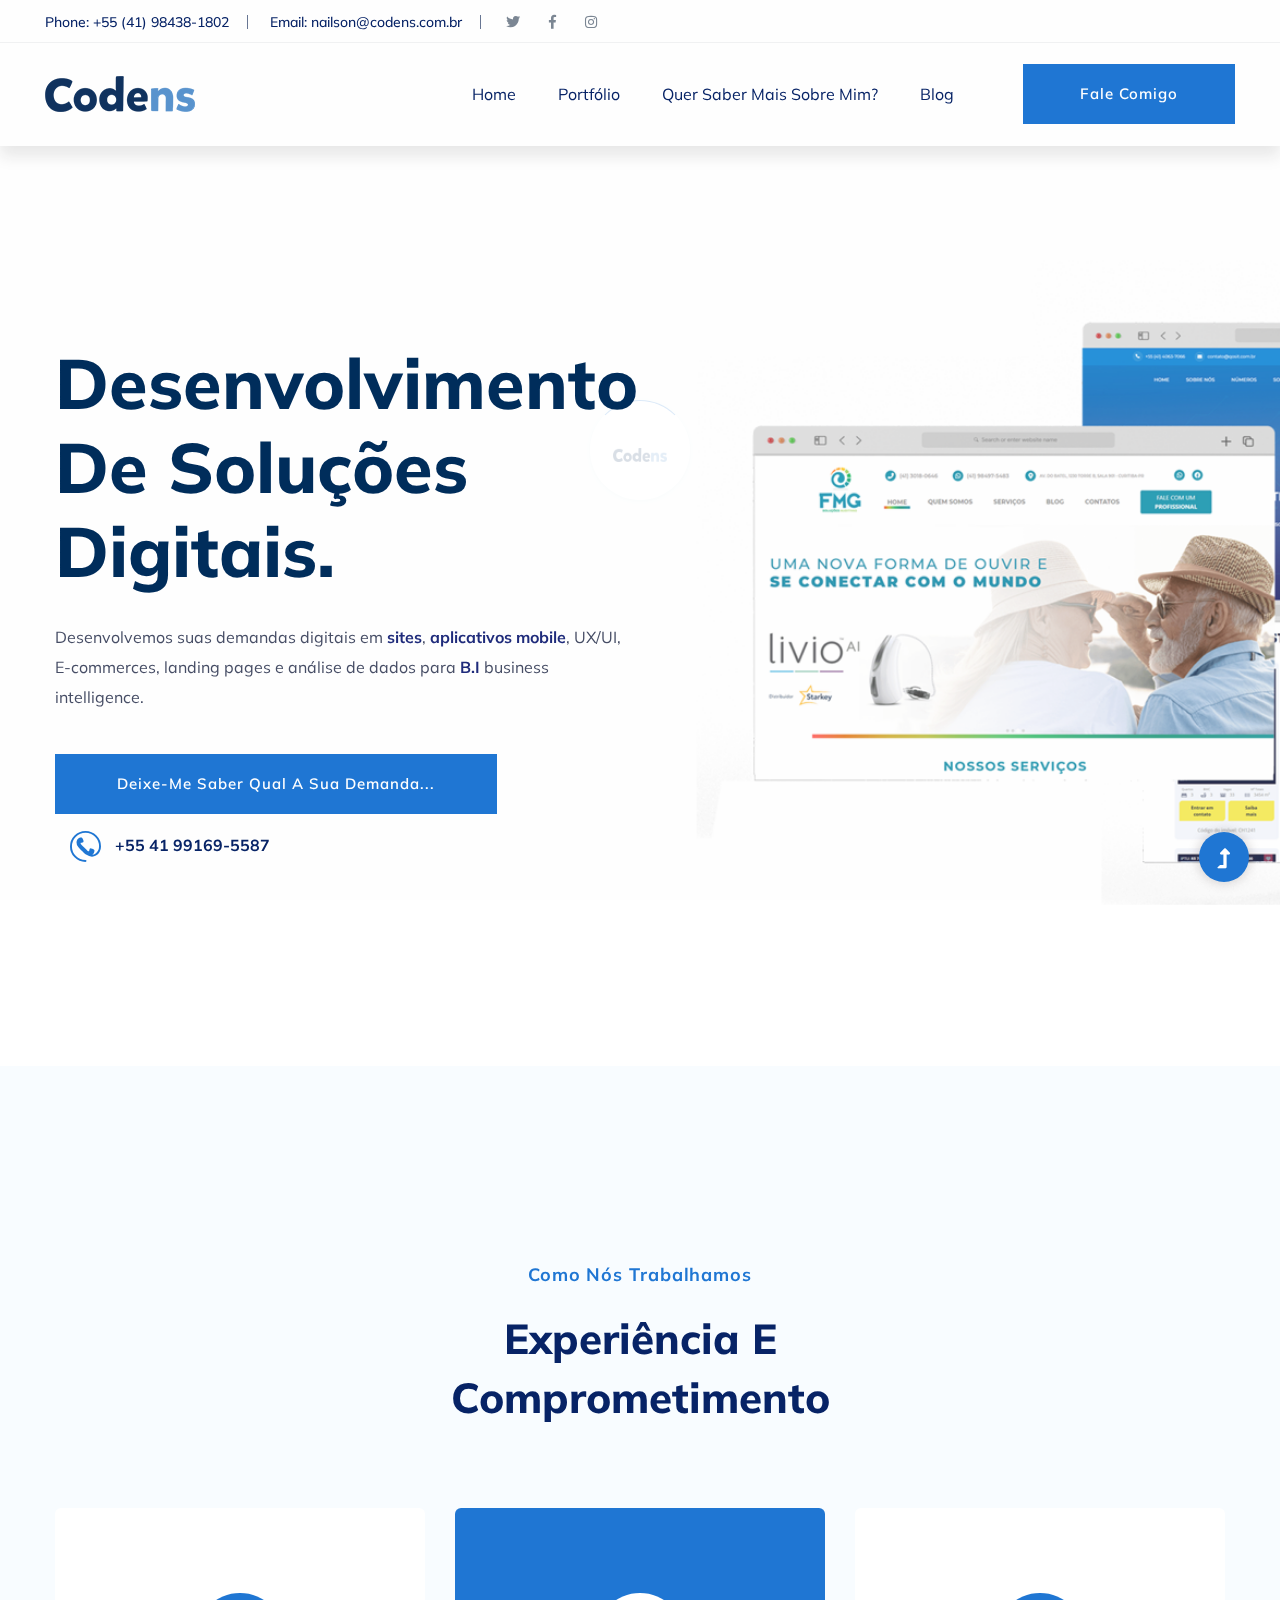
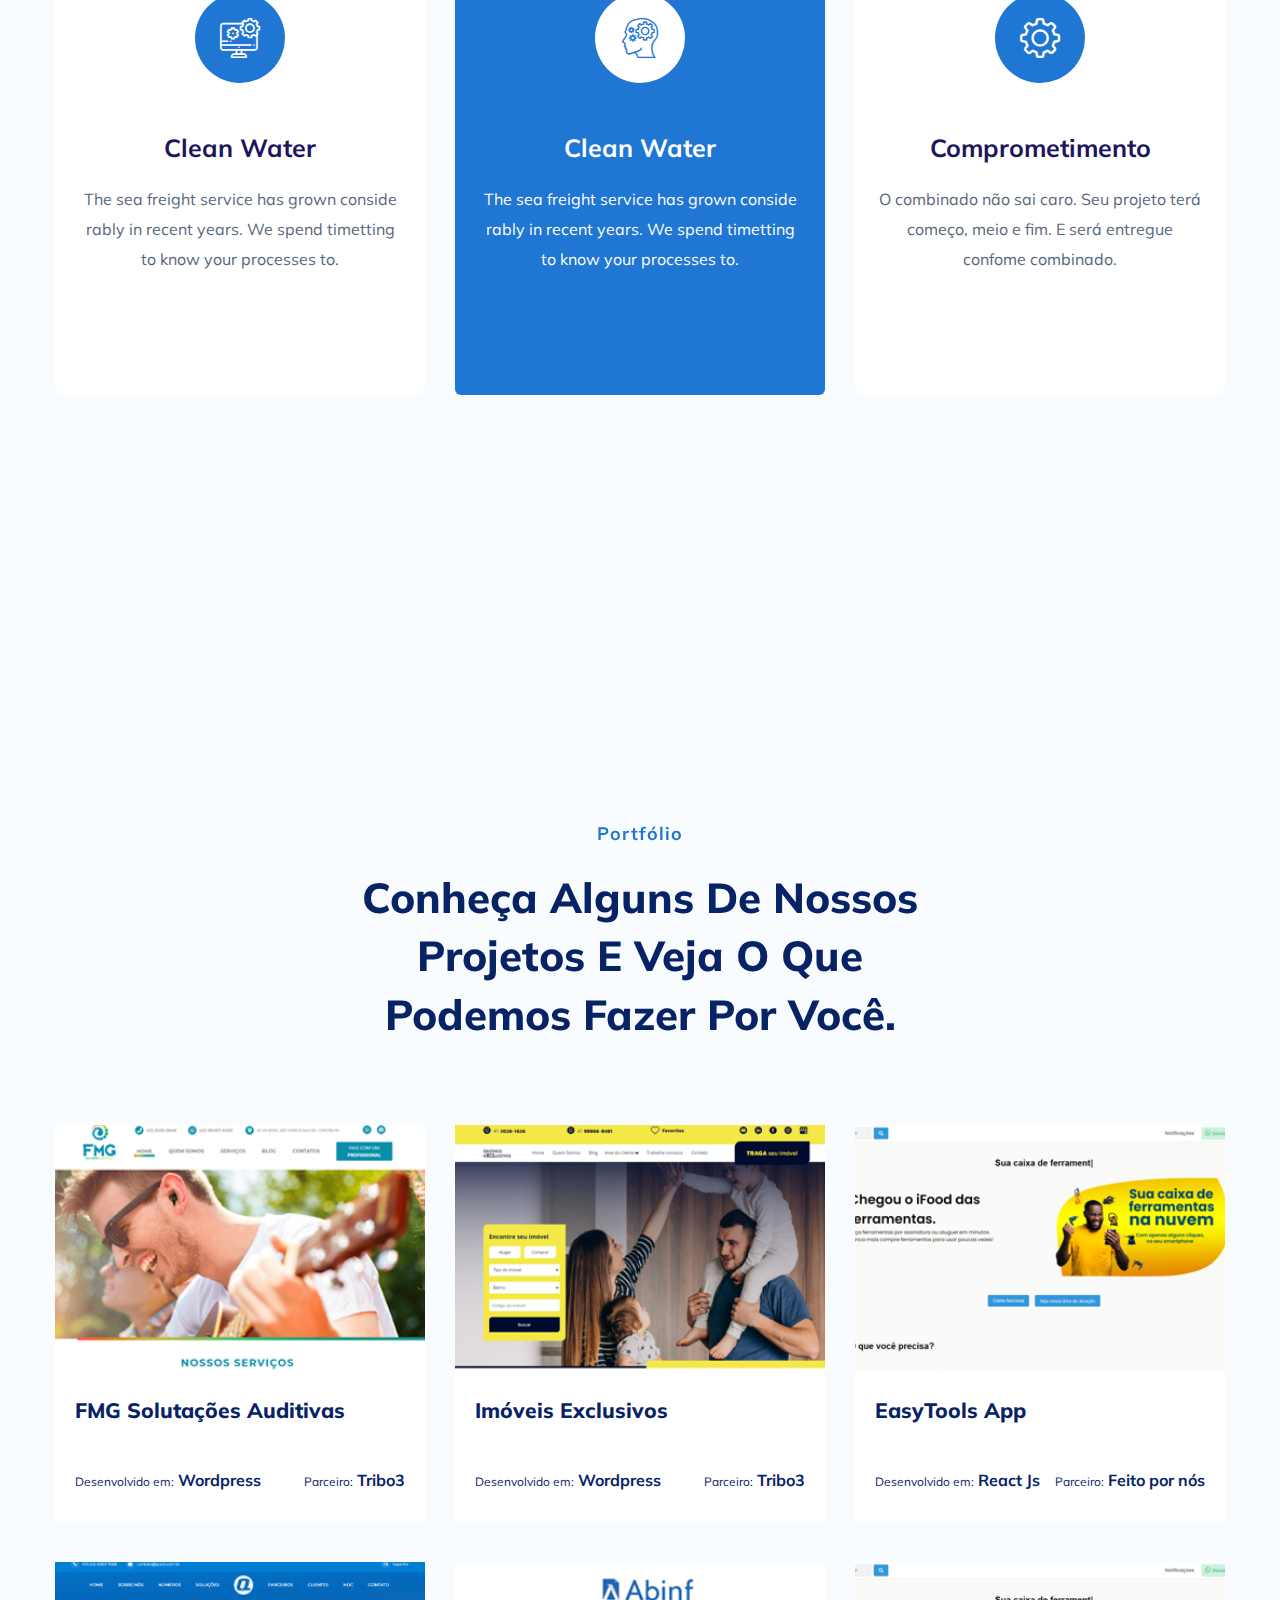
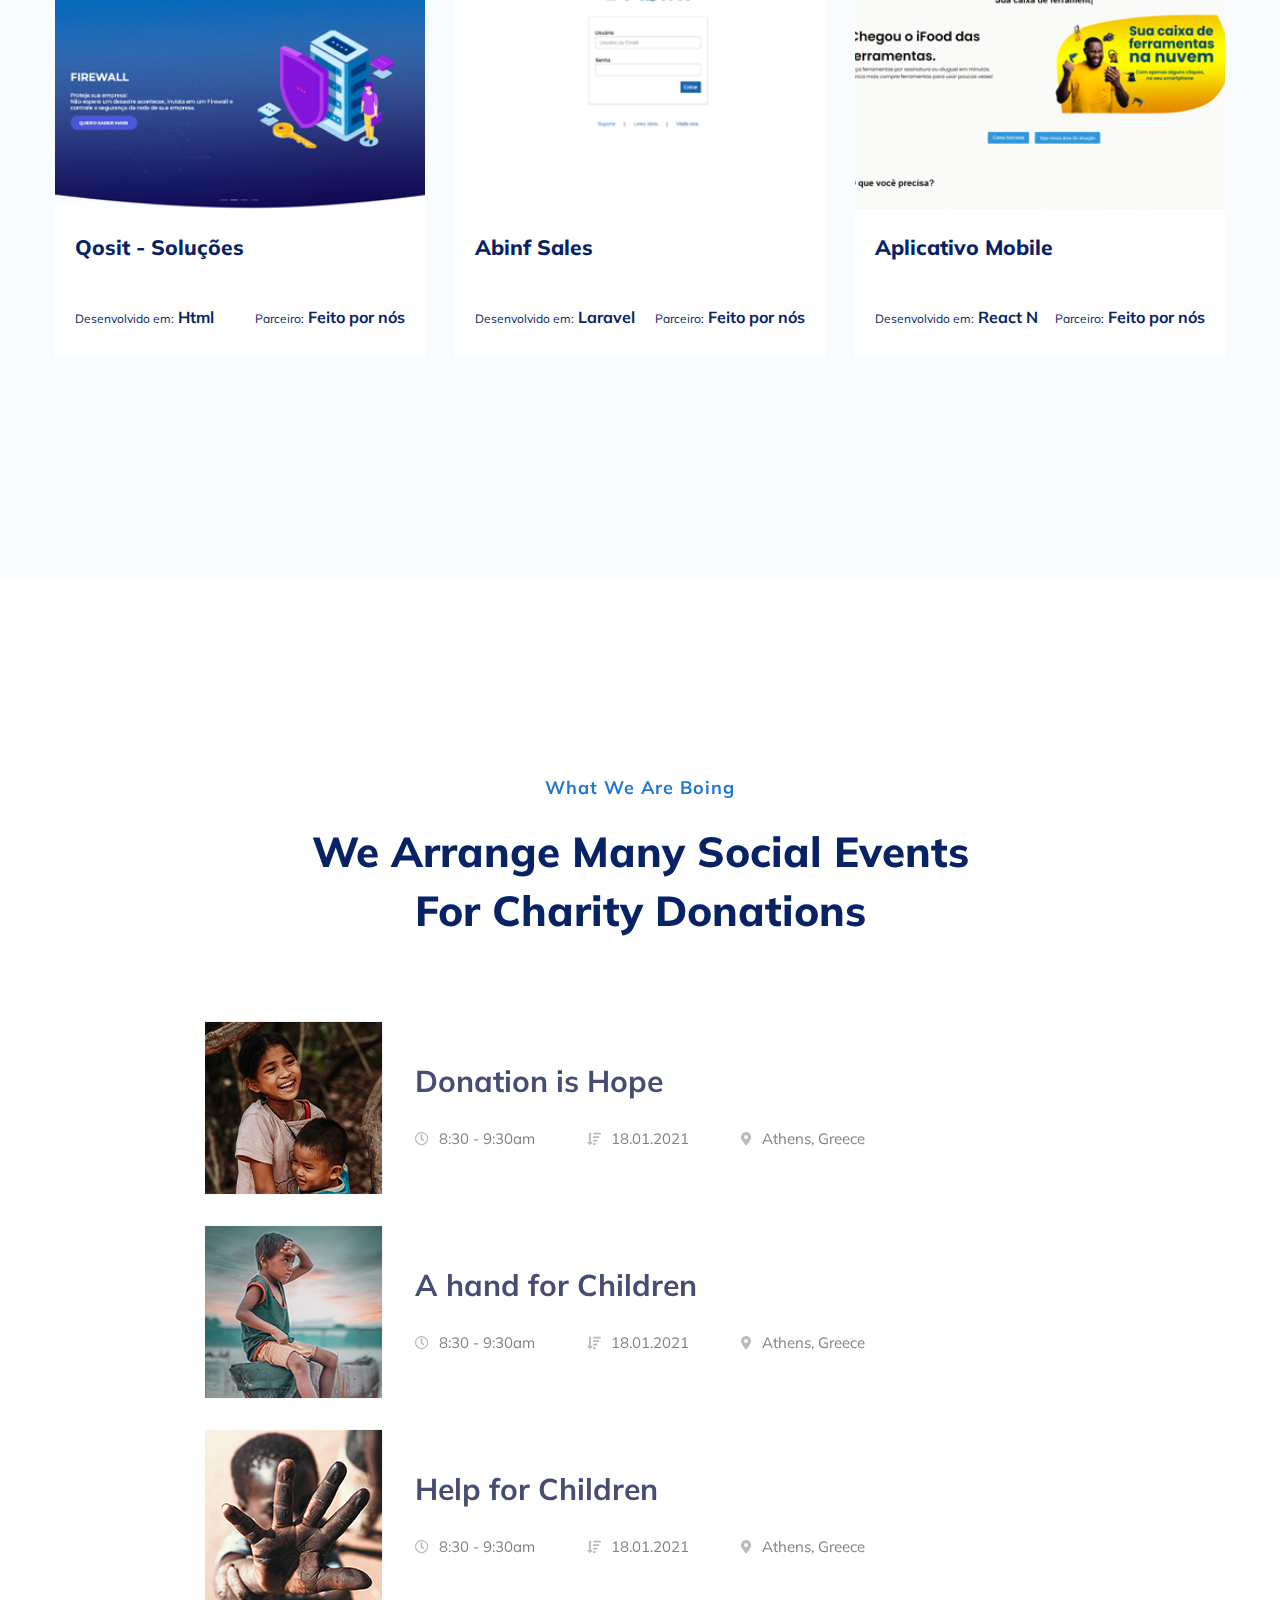
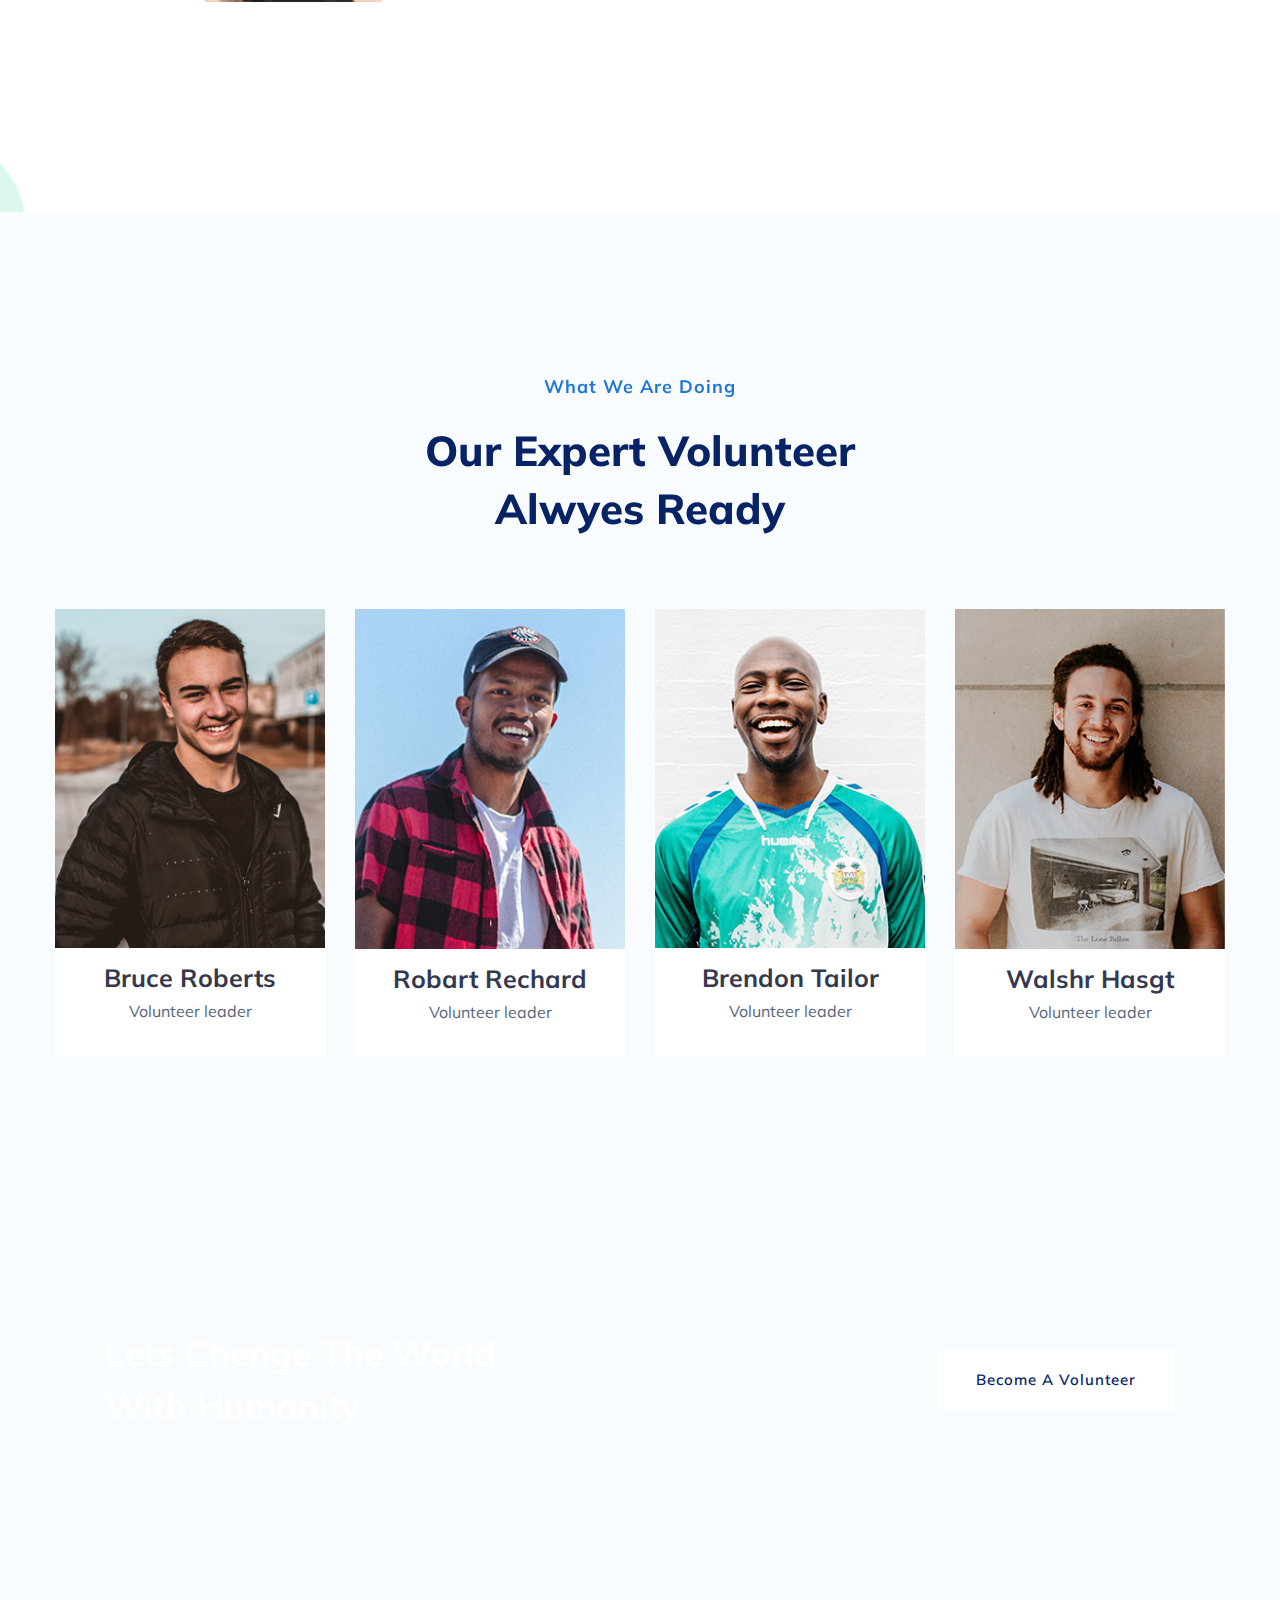
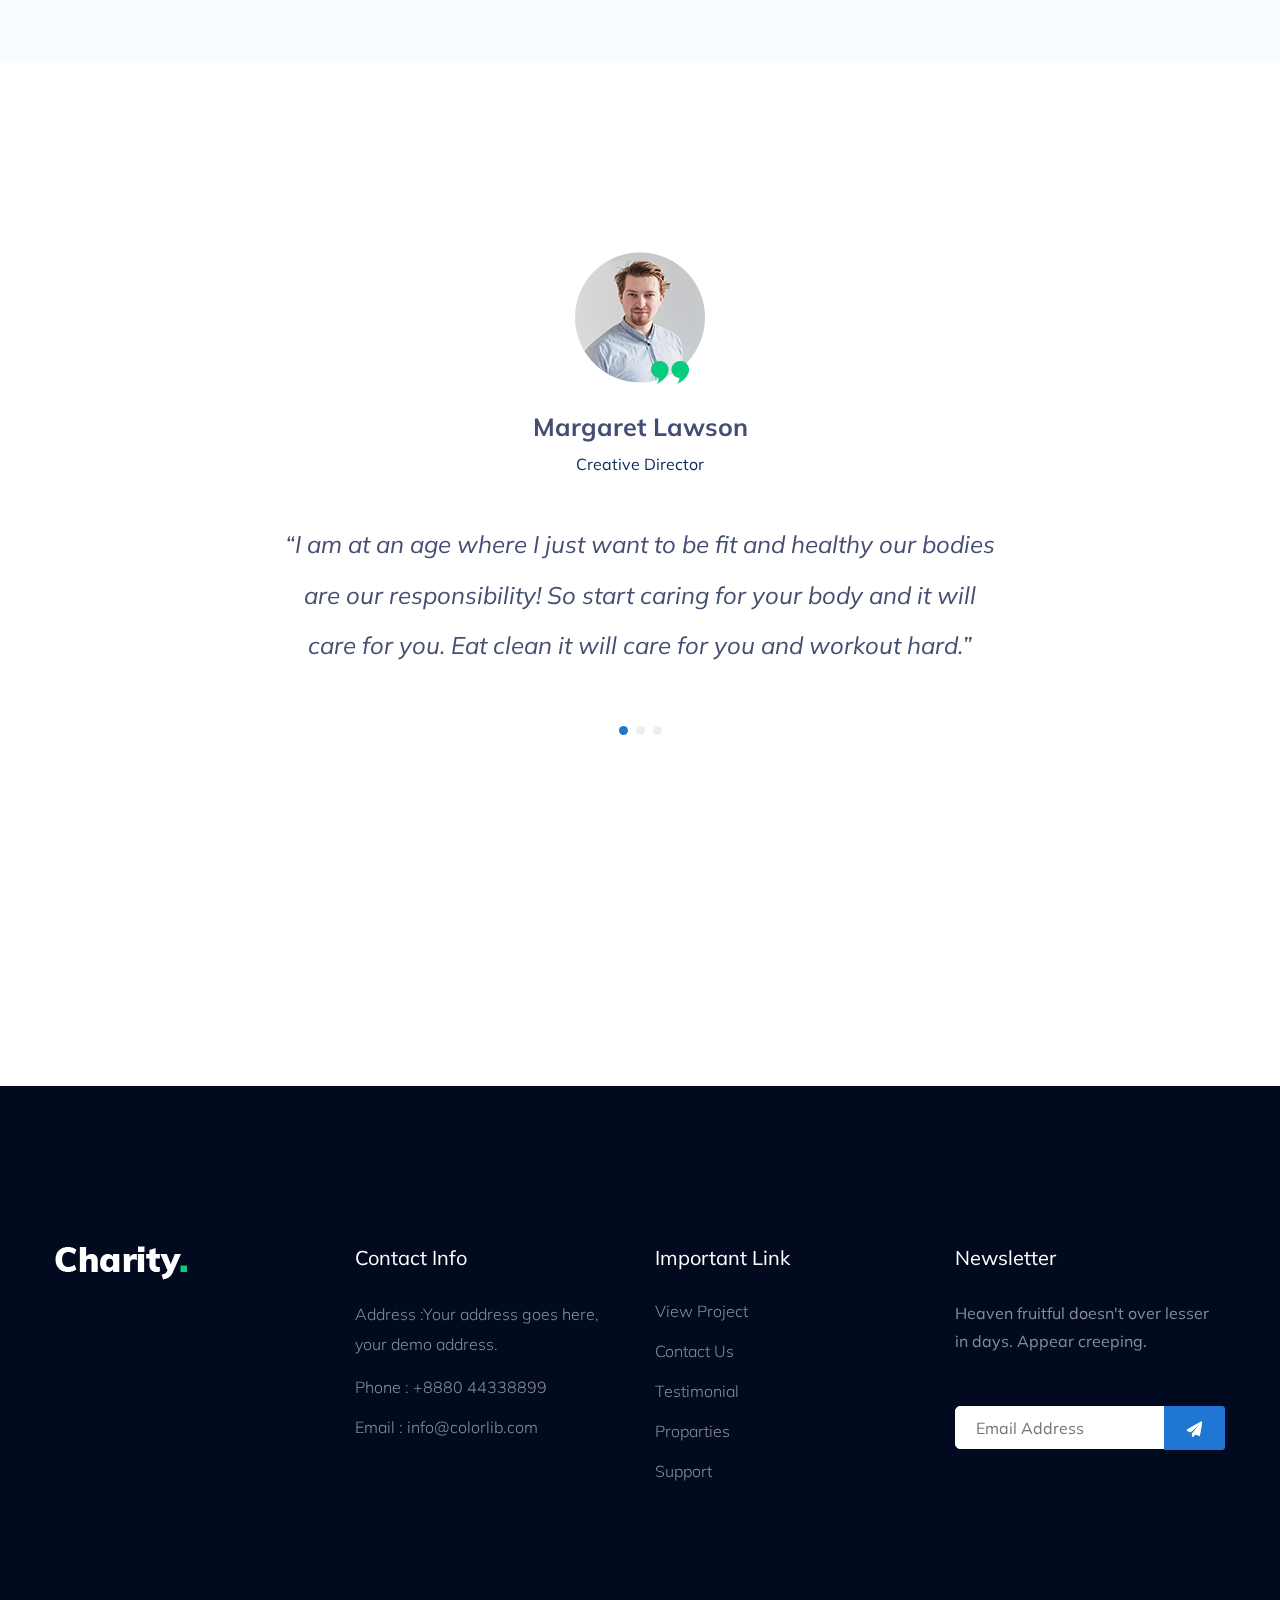
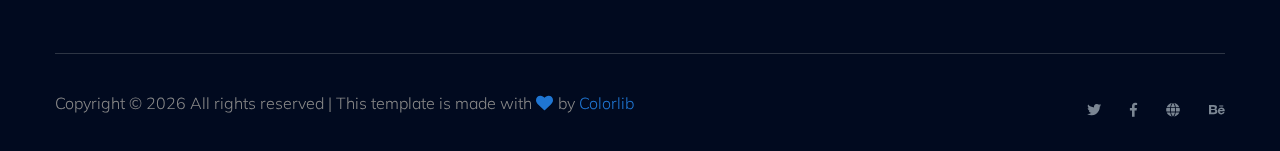
<file: charityworks-master/index.html>
<!doctype html>
<html class="no-js" lang="zxx">

<head>
    <meta charset="utf-8">
    <meta http-equiv="x-ua-compatible" content="ie=edge">
    <title> Nailson Silva Freelancer | Codens</title>
    <meta name="description" content="">
    <meta name="viewport" content="width=device-width, initial-scale=1">
    <link rel="manifest" href="site.webmanifest">
    <link rel="shortcut icon" type="image/x-icon" href="assets/img/favicon.ico">

    <!-- CSS here -->
    <link rel="stylesheet" href="assets/css/bootstrap.min.css">
    <link rel="stylesheet" href="assets/css/owl.carousel.min.css">
    <link rel="stylesheet" href="assets/css/slicknav.css">
    <link rel="stylesheet" href="assets/css/flaticon.css">
    <link rel="stylesheet" href="assets/css/progressbar_barfiller.css">
    <link rel="stylesheet" href="assets/css/gijgo.css">
    <link rel="stylesheet" href="assets/css/animate.min.css">
    <link rel="stylesheet" href="assets/css/animated-headline.css">
    <link rel="stylesheet" href="assets/css/magnific-popup.css">
    <link rel="stylesheet" href="assets/css/fontawesome-all.min.css">
    <link rel="stylesheet" href="assets/css/themify-icons.css">
    <link rel="stylesheet" href="assets/css/slick.css">
    <link rel="stylesheet" href="assets/css/nice-select.css">
    <link rel="stylesheet" href="assets/css/style.css">
</head>

<body>
    <!-- ? Preloader Start -->
    <div id="preloader-active">
        <div class="preloader d-flex align-items-center justify-content-center">
            <div class="preloader-inner position-relative">
                <div class="preloader-circle"></div>
                <div class="preloader-img pere-text">
                    <img src="assets/img/logo/loder.png" alt="">
                </div>
            </div>
        </div>
    </div>
    <!-- Preloader Start -->
    <header>
        <!-- Header Start -->
        <div class="header-area">
            <div class="main-header ">
                <div class="header-top d-none d-lg-block">
                    <div class="container-fluid">
                        <div class="col-xl-12">
                            <div class="row d-flex justify-content-between align-items-center">
                                <div class="header-info-left d-flex">
                                    <ul>
                                        <li><a href="tel:+55 (41)98438-1802" class="bluea">Phone: +55 (41) 98438-1802</a></li>
                                        <li><a href="mailto:nailson@codens.com.br" class="bluea">Email: nailson@codens.com.br</a></li>
                                    </ul>
                                    <div class="header-social">
                                        <ul>
                                            <li><a href="#"><i class="fab fa-twitter"></i></a></li>
                                            <li><a href="https://www.facebook.com/sai4ull"><i
                                                        class="fab fa-facebook-f"></i></a></li>
                                            <li> <a href="#"><i class="fab fa-instagram"></i></a></li>
                                        </ul>
                                    </div>
                                </div>
                                <div class="header-info-right d-flex align-items-center">
                                </div>
                            </div>
                        </div>
                    </div>
                </div>
                <div class="header-bottom  header-sticky">
                    <div class="container-fluid">
                        <div class="row align-items-center">
                            <!-- Logo -->
                            <div class="col-xl-2 col-lg-2">
                                <div class="logo">
                                    <a href="index.html"><img src="assets/img/logo/logo.png" alt=""></a>
                                </div>
                            </div>
                            <div class="col-xl-10 col-lg-10">
                                <div class="menu-wrapper  d-flex align-items-center justify-content-end">
                                    <!-- Main-menu -->
                                    <div class="main-menu d-none d-lg-block">
                                        <nav>
                                            <ul id="navigation">
                                                <li><a href="index.html">Home</a></li>
                                                <li><a href="about.html">Portfólio</a></li>
                                                <li><a href="events.html">Quer saber mais sobre mim? </a></li>
                                                <li><a href="blog.html">Blog</a></li>
                                            </ul>
                                        </nav>
                                    </div>
                                    <!-- Header-btn -->
                                    <div class="header-right-btn d-none d-lg-block ml-20">
                                        <a href="contact.html" class="btn header-btn">Fale comigo</a>
                                    </div>
                                </div>
                            </div>
                            <!-- Mobile Menu -->
                            <div class="col-12">
                                <div class="mobile_menu d-block d-lg-none"></div>
                            </div>
                        </div>
                    </div>
                </div>
            </div>
        </div>
        <!-- Header End -->
    </header>
    <!-- header end -->
    <main>
        <!-- slider Area Start-->
        <div class="slider-area">
            <div class="slider-active">
                <!-- Single Slider -->
                <div class="single-slider slider-height d-flex align-items-center">
                    <div class="container">
                        <div class="row">
                            <div class="col-xl-6 col-lg-6 col-md-8 col-sm-10">
                                <div class="hero__caption">
                                    <h1 data-animation="fadeInUp" data-delay=".6s">Desenvolvimento de soluções
                                        digitais.</h1>
                                    <P data-animation="fadeInUp" data-delay=".8s">Desenvolvemos suas demandas digitais
                                        em <b>sites</b>, <b>aplicativos mobile</b>, UX/UI, E-commerces, landing pages e análise de dados para <b>B.I</b> business intelligence.</P>
                                    <!-- Hero-btn -->
                                    <div class="hero__btn">
                                        <a href="industries.html" class="btn hero-btn mb-10" data-animation="fadeInLeft"
                                            data-delay=".8s">Deixe-me saber qual a sua demanda...</a>
                                        <a href="tel:41984381802" class="cal-btn ml-15" data-animation="fadeInRight"
                                            data-delay="1.0s">
                                            <i class="flaticon-null"></i>
                                            <p>+55 41 99169-5587</p>
                                        </a>
                                    </div>
                                </div>
                            </div>
                        </div>
                    </div>
                </div>
            </div>
        </div>
        <!-- slider Area End-->
        <!--? Services Area Start -->
        <div class="service-area section-padding30">
            <div class="container">
                <div class="row justify-content-center">
                    <div class="col-xl-6 col-lg-7 col-md-10 col-sm-10">
                        <!-- Section Tittle -->
                        <div class="section-tittle text-center mb-80">
                            <span>Como nós trabalhamos</span>
                            <h2>Experiência e comprometimento</h2>
                        </div>
                    </div>
                </div>
                <div class="row">
                    <div class="col-lg-4 col-md-6 col-sm-6">
                        <div class="single-cat text-center mb-50">
                            <div class="cat-icon">
                                <span class="flaticon-null-1"></span>
                            </div>
                            <div class="cat-cap">
                                <h5><a href="services.html">Clean Water</a></h5>
                                <p>The sea freight service has grown conside rably in recent years. We spend timetting
                                    to know your processes to.</p>
                            </div>
                        </div>
                    </div>
                    <div class="col-lg-4 col-md-6 col-sm-6">
                        <div class="single-cat active text-center mb-50">
                            <div class="cat-icon">
                                <span class="flaticon-think"></span>
                            </div>
                            <div class="cat-cap">
                                <h5><a href="services.html">Clean Water</a></h5>
                                <p>The sea freight service has grown conside rably in recent years. We spend timetting
                                    to know your processes to.</p>
                            </div>
                        </div>
                    </div>
                    <div class="col-lg-4 col-md-6 col-sm-6">
                        <div class="single-cat text-center mb-50">
                            <div class="cat-icon">
                                <span class="flaticon-gear"></span>
                            </div>
                            <div class="cat-cap">
                                <h5><a href="services.html">Comprometimento</a></h5>
                                <p>O combinado não sai caro. Seu projeto terá começo, meio e fim. E será entregue confome combinado.</p>
                            </div>
                        </div>
                    </div>
                </div>
            </div>
        </div>
        <div class="our-cases-area section-padding30">
            <div class="container">
                <div class="row justify-content-center">
                    <div class="col-xl-6 col-lg-7 col-md-10 col-sm-10">
                        <!-- Section Tittle -->
                        <div class="section-tittle text-center mb-80">
                            <span>Portfólio</span>
                            <h2>Conheça alguns de nossos projetos e veja o que podemos fazer por você.</h2>
                        </div>
                    </div>
                </div>
                <div class="row">
                    <div class="col-lg-4 col-md-6 col-sm-6">
                        <div class="single-cases mb-40">
                            <div class="cases-img">
                                <img src="assets/img/gallery/case1.png" alt="">
                            </div>
                            <div class="cases-caption">
                                <h3><a href="http://fmgsolucoesauditivas.com.br/" target="_blank">FMG Solutações Auditivas</a></h3>
                                <!-- / progress -->
                                <div class="prices d-flex justify-content-between">
                                    <p>Desenvolvido em:<span> Wordpress</span></p>
                                    <p>Parceiro:<span> <a href="http://tribo3.com.br/"  class="bluea" target="_blank">Tribo3</a></span></p>
                                </div>
                            </div>
                        </div>
                    </div>
                    <div class="col-lg-4 col-md-6 col-sm-6">
                        <div class="single-cases mb-40">
                            <div class="cases-img">
                                <img src="assets/img/gallery/case2.png" alt="">
                            </div>
                            <div class="cases-caption">
                                <h3><a href="http://imoveisexclusivos.com.br/" target="_blank">Imóveis Exclusivos</a></h3>
                                <!-- / progress -->
                                <div class="prices d-flex justify-content-between">
                                    <p>Desenvolvido em:<span> Wordpress</span></p>
                                    <p>Parceiro:<span> <a href="http://tribo3.com.br/"  class="bluea" target="_blank">Tribo3</a></span></p>
                                </div>
                            </div>
                        </div>
                    </div>
                    <div class="col-lg-4 col-md-6 col-sm-6">
                        <div class="single-cases mb-40">
                            <div class="cases-img">
                                <img src="assets/img/gallery/case3.png" alt="">
                            </div>
                            <div class="cases-caption">
                                <h3><a href="https://easytoolsapp.com/" target="_blank">EasyTools App</a></h3>
                                <!-- / progress -->
                                <div class="prices d-flex justify-content-between">
                                    <p>Desenvolvido em:<span> React Js</span></p>
                                    <p>Parceiro:<span> Feito por nós</span></p>
                                </div>
                            </div>
                        </div>
                    </div>
                    <div class="col-lg-4 col-md-6 col-sm-6">
                        <div class="single-cases mb-40">
                            <div class="cases-img">
                                <img src="assets/img/gallery/case4.png" alt="">
                            </div>
                            <div class="cases-caption">
                                <h3><a href="https://qosit.com.br/" target="_blank">Qosit - Soluções</a></h3>
                                <!-- / progress -->
                                <div class="prices d-flex justify-content-between">
                                    <p>Desenvolvido em:<span> Html</span></p>
                                    <p>Parceiro:<span> Feito por nós</span></p>
                                </div>
                            </div>
                        </div>
                    </div>
                    <div class="col-lg-4 col-md-6 col-sm-6">
                        <div class="single-cases mb-40">
                            <div class="cases-img">
                                <img src="assets/img/gallery/case5.png" alt="">
                            </div>
                            <div class="cases-caption">
                                <h3><a href="https://amadigi.codens.com.br/" target="_blank">Abinf Sales</a></h3>
                                <!-- / progress -->
                                <div class="prices d-flex justify-content-between">
                                    <p>Desenvolvido em:<span> Laravel</span></p>
                                    <p>Parceiro:<span> Feito por nós</span></p>
                                </div>
                            </div>
                        </div>
                    </div>
                    <div class="col-lg-4 col-md-6 col-sm-6">
                        <div class="single-cases mb-40">
                            <div class="cases-img">
                                <img src="assets/img/gallery/case3.png" alt="">
                            </div>
                            <div class="cases-caption">
                                <h3><a href="https://easytoolsapp.com/" target="_blank">Aplicativo Mobile</a></h3>
                                <!-- / progress -->
                                <div class="prices d-flex justify-content-between">
                                    <p>Desenvolvido em:<span> React N</span></p>
                                    <p>Parceiro:<span> Feito por nós</span></p>
                                </div>
                            </div>
                        </div>
                    </div>
                </div>
            </div>
        </div>
        <!-- Our Cases End -->
        <!-- Featured_job_start -->
        <section class="featured-job-area section-padding30 section-bg2"
            data-background="assets/img/gallery/section_bg03.png">
            <div class="container">
                <div class="row justify-content-center">
                    <div class="col-xl-7 col-lg-9 col-md-10 col-sm-12">
                        <!-- Section Tittle -->
                        <div class="section-tittle text-center mb-80">
                            <span>What we are boing</span>
                            <h2>We arrange many social events for charity donations</h2>
                        </div>
                    </div>
                </div>
                <div class="row justify-content-center">
                    <div class="col-lg-9 col-md-12">
                        <!-- single-job-content -->
                        <div class="single-job-items mb-30">
                            <div class="job-items">
                                <div class="company-img">
                                    <a href="#"><img src="assets/img/gallery/socialEvents1.png" alt=""></a>
                                </div>
                                <div class="job-tittle">
                                    <a href="#">
                                        <h4>Donation is Hope</h4>
                                    </a>
                                    <ul>
                                        <li><i class="far fa-clock"></i>8:30 - 9:30am</li>
                                        <li><i class="fas fa-sort-amount-down"></i>18.01.2021</li>
                                        <li><i class="fas fa-map-marker-alt"></i>Athens, Greece</li>
                                    </ul>
                                </div>
                            </div>
                        </div>
                    </div>
                    <div class="col-lg-9 col-md-12">
                        <!-- single-job-content -->
                        <div class="single-job-items mb-30">
                            <div class="job-items">
                                <div class="company-img">
                                    <a href="#"><img src="assets/img/gallery/socialEvents2.png" alt=""></a>
                                </div>
                                <div class="job-tittle">
                                    <a href="#">
                                        <h4>A hand for Children</h4>
                                    </a>
                                    <ul>
                                        <li><i class="far fa-clock"></i>8:30 - 9:30am</li>
                                        <li><i class="fas fa-sort-amount-down"></i>18.01.2021</li>
                                        <li><i class="fas fa-map-marker-alt"></i>Athens, Greece</li>
                                    </ul>
                                </div>
                            </div>
                        </div>
                    </div>
                    <div class="col-lg-9 col-md-12">
                        <!-- single-job-content -->
                        <div class="single-job-items mb-30">
                            <div class="job-items">
                                <div class="company-img">
                                    <a href="#"><img src="assets/img/gallery/socialEvents3.png" alt=""></a>
                                </div>
                                <div class="job-tittle">
                                    <a href="#">
                                        <h4>Help for Children</h4>
                                    </a>
                                    <ul>
                                        <li><i class="far fa-clock"></i>8:30 - 9:30am</li>
                                        <li><i class="fas fa-sort-amount-down"></i>18.01.2021</li>
                                        <li><i class="fas fa-map-marker-alt"></i>Athens, Greece</li>
                                    </ul>
                                </div>
                            </div>
                        </div>
                    </div>
                </div>
            </div>
        </section>
        <!-- Featured_job_end -->
        <!--? Team Ara Start -->
        <div class="team-area pt-160 pb-160">
            <div class="container">
                <div class="row justify-content-center">
                    <div class="col-xl-6 col-lg-7 col-md-10 col-sm-10">
                        <!-- Section Tittle -->
                        <div class="section-tittle section-tittle2 text-center mb-70">
                            <span>What we are doing</span>
                            <h2>Our Expert Volunteer Alwyes ready</h2>
                        </div>
                    </div>
                </div>
                <div class="row">
                    <div class="col-lg-3 col-md-6 col-sm-6">
                        <div class="single-team mb-30">
                            <div class="team-img">
                                <img src="assets/img/gallery/team1.png" alt="">
                                <!-- Blog Social -->
                                <ul class="team-social">
                                    <li><a href="#"><i class="fab fa-facebook-f"></i></a></li>
                                    <li><a href="#"><i class="fab fa-twitter"></i></a></li>
                                    <li><a href="#"><i class="fas fa-globe"></i></a></li>
                                </ul>
                            </div>
                            <div class="team-caption">
                                <h3><a href="instructor.html">Bruce Roberts</a></h3>
                                <p>Volunteer leader</p>
                            </div>
                        </div>
                    </div>
                    <div class="col-lg-3 col-md-6 col-sm-6">
                        <div class="single-team mb-30">
                            <div class="team-img">
                                <img src="assets/img/gallery/team2.png" alt="">
                                <!-- Blog Social -->
                                <ul class="team-social">
                                    <li><a href="#"><i class="fab fa-facebook-f"></i></a></li>
                                    <li><a href="#"><i class="fab fa-twitter"></i></a></li>
                                    <li><a href="#"><i class="fas fa-globe"></i></a></li>
                                </ul>
                            </div>
                            <div class="team-caption">
                                <h3><a href="instructor.html">Robart Rechard</a></h3>
                                <p>Volunteer leader</p>
                            </div>
                        </div>
                    </div>
                    <div class="col-lg-3 col-md-6 col-sm-6">
                        <div class="single-team mb-30">
                            <div class="team-img">
                                <img src="assets/img/gallery/team3.png" alt="">
                                <!-- Blog Social -->
                                <ul class="team-social">
                                    <li><a href="#"><i class="fab fa-facebook-f"></i></a></li>
                                    <li><a href="#"><i class="fab fa-twitter"></i></a></li>
                                    <li><a href="#"><i class="fas fa-globe"></i></a></li>
                                </ul>
                            </div>
                            <div class="team-caption">
                                <h3><a href="instructor.html">Brendon Tailor</a></h3>
                                <p>Volunteer leader</p>
                            </div>
                        </div>
                    </div>
                    <div class="col-lg-3 col-md-6 col-sm-6">
                        <div class="single-team mb-30">
                            <div class="team-img">
                                <img src="assets/img/gallery/team4.png" alt="">
                                <!-- Blog Social -->
                                <ul class="team-social">
                                    <li><a href="#"><i class="fab fa-facebook-f"></i></a></li>
                                    <li><a href="#"><i class="fab fa-twitter"></i></a></li>
                                    <li><a href="#"><i class="fas fa-globe"></i></a></li>
                                </ul>
                            </div>
                            <div class="team-caption">
                                <h3><a href="instructor.html">Walshr Hasgt</a></h3>
                                <p>Volunteer leader</p>
                            </div>
                        </div>
                    </div>
                </div>
            </div>
        </div>
        <!-- Team Ara End -->
        <!-- Want To work -->
        <section class="wantToWork-area ">
            <div class="container">
                <div class="wants-wrapper w-padding2  section-bg" data-background="assets/img/gallery/section_bg01.png">
                    <div class="row align-items-center justify-content-between">
                        <div class="col-xl-5 col-lg-9 col-md-8">
                            <div class="wantToWork-caption wantToWork-caption2">
                                <h2>Lets Chenge The World With Humanity</h2>
                            </div>
                        </div>
                        <div class="col-xl-2 col-lg-3 col-md-4">
                            <a href="#" class="btn white-btn f-right sm-left">Become A Volunteer</a>
                        </div>
                    </div>
                </div>
            </div>
        </section>
        <!-- Want To work End -->
        <!--? Testimonial Start -->
        <div class="testimonial-area testimonial-padding">
            <div class="container">
                <!-- Testimonial contents -->
                <div class="row d-flex justify-content-center">
                    <div class="col-xl-8 col-lg-8 col-md-10">
                        <div class="h1-testimonial-active dot-style">
                            <!-- Single Testimonial -->
                            <div class="single-testimonial text-center">
                                <div class="testimonial-caption ">
                                    <!-- founder -->
                                    <div class="testimonial-founder">
                                        <div class="founder-img mb-40">
                                            <img src="assets/img/gallery/testimonial.png" alt="">
                                            <span>Margaret Lawson</span>
                                            <p>Creative Director</p>
                                        </div>
                                    </div>
                                    <div class="testimonial-top-cap">
                                        <p>“I am at an age where I just want to be fit and healthy our bodies are our
                                            responsibility! So start caring for your body and it will care for you. Eat
                                            clean it will care for you and workout hard.”</p>
                                    </div>
                                </div>
                            </div>
                            <!-- Single Testimonial -->
                            <div class="single-testimonial text-center">
                                <div class="testimonial-caption ">
                                    <!-- founder -->
                                    <div class="testimonial-founder">
                                        <div class="founder-img mb-40">
                                            <img src="assets/img/gallery/testimonial.png" alt="">
                                            <span>Margaret Lawson</span>
                                            <p>Creative Director</p>
                                        </div>
                                    </div>
                                    <div class="testimonial-top-cap">
                                        <p>“I am at an age where I just want to be fit and healthy our bodies are our
                                            responsibility! So start caring for your body and it will care for you. Eat
                                            clean it will care for you and workout hard.”</p>
                                    </div>
                                </div>
                            </div>
                            <!-- Single Testimonial -->
                            <div class="single-testimonial text-center">
                                <div class="testimonial-caption ">
                                    <!-- founder -->
                                    <div class="testimonial-founder">
                                        <div class="founder-img mb-40">
                                            <img src="assets/img/gallery/testimonial.png" alt="">
                                            <span>Margaret Lawson</span>
                                            <p>Creative Director</p>
                                        </div>
                                    </div>
                                    <div class="testimonial-top-cap">
                                        <p>“I am at an age where I just want to be fit and healthy our bodies are our
                                            responsibility! So start caring for your body and it will care for you. Eat
                                            clean it will care for you and workout hard.”</p>
                                    </div>
                                </div>
                            </div>
                        </div>
                    </div>
                </div>
            </div>
        </div>
        <!-- Testimonial End -->
        <!--? Count Down Start -->
        <div class="count-down-area pt-25 section-bg" data-background="assets/img/gallery/section_bg02.png">
            <div class="container">
                <div class="row justify-content-center">
                    <div class="col-lg-12 col-md-12">
                        <div class="count-down-wrapper">
                            <div class="row justify-content-between">
                                <div class="col-lg-3 col-md-6 col-sm-6">
                                    <!-- Counter Up -->
                                    <div class="single-counter text-center">
                                        <span class="counter color-green">6,200</span>
                                        <span class="plus">+</span>
                                        <p class="color-green">Entrar em contato</p>
                                    </div>
                                </div>
                                <div class="col-lg-3 col-md-6 col-sm-6">
                                    <!-- Counter Up -->
                                    <div class="single-counter text-center">
                                        <span class="counter color-green">80</span>
                                        <span class="plus">+</span>
                                        <p class="color-green">Fund Raised</p>
                                    </div>
                                </div>
                                <div class="col-lg-3 col-md-6 col-sm-6">
                                    <!-- Counter Up -->
                                    <div class="single-counter text-center">
                                        <span class="counter color-green">256</span>
                                        <span class="plus">+</span>
                                        <p class="color-green">Donation</p>
                                    </div>
                                </div>
                                <div class="col-lg-3 col-md-6 col-sm-6">
                                    <!-- Counter Up -->
                                    <div class="single-counter text-center">
                                        <span class="counter color-green">256</span>
                                        <span class="plus">+</span>
                                        <p class="color-green">Donation</p>
                                    </div>
                                </div>
                            </div>
                        </div>
                    </div>
                </div>
            </div>
        </div>
        <!-- Count Down End -->
    </main>
    <footer>
        <div class="footer-wrapper section-bg2" data-background="assets/img/gallery/footer_bg.png">
            <!-- Footer Top-->
            <div class="footer-area footer-padding">
                <div class="container">
                    <div class="row d-flex justify-content-between">
                        <div class="col-xl-3 col-lg-3 col-md-4 col-sm-6">
                            <div class="single-footer-caption mb-50">
                                <div class="single-footer-caption mb-30">
                                    <div class="footer-tittle">
                                        <div class="footer-logo mb-20">
                                            <a href="index.html"><img src="assets/img/logo/logo2_footer.png" alt=""></a>
                                        </div>
                                    </div>
                                </div>
                            </div>
                        </div>
                        <div class="col-xl-3 col-lg-3 col-md-4 col-sm-5">
                            <div class="single-footer-caption mb-50">
                                <div class="footer-tittle">
                                    <h4>Contact Info</h4>
                                    <ul>
                                        <li>
                                            <p>Address :Your address goes here, your demo address.</p>
                                        </li>
                                        <li><a href="#">Phone : +8880 44338899</a></li>
                                        <li><a href="#">Email : info@colorlib.com</a></li>
                                    </ul>
                                </div>

                            </div>
                        </div>
                        <div class="col-xl-3 col-lg-3 col-md-4 col-sm-5">
                            <div class="single-footer-caption mb-50">
                                <div class="footer-tittle">
                                    <h4>Important Link</h4>
                                    <ul>
                                        <li><a href="#"> View Project</a></li>
                                        <li><a href="#">Contact Us</a></li>
                                        <li><a href="#">Testimonial</a></li>
                                        <li><a href="#">Proparties</a></li>
                                        <li><a href="#">Support</a></li>
                                    </ul>
                                </div>
                            </div>
                        </div>
                        <div class="col-xl-3 col-lg-3 col-md-4 col-sm-5">
                            <div class="single-footer-caption mb-50">
                                <div class="footer-tittle">
                                    <h4>Newsletter</h4>
                                    <div class="footer-pera footer-pera2">
                                        <p>Heaven fruitful doesn't over lesser in days. Appear creeping.</p>
                                    </div>
                                    <!-- Form -->
                                    <div class="footer-form">
                                        <div id="mc_embed_signup">
                                            <form target="_blank"
                                                action="https://spondonit.us12.list-manage.com/subscribe/post?u=1462626880ade1ac87bd9c93a&amp;id=92a4423d01"
                                                method="get" class="subscribe_form relative mail_part">
                                                <input type="email" name="email" id="newsletter-form-email"
                                                    placeholder="Email Address" class="placeholder hide-on-focus"
                                                    onfocus="this.placeholder = ''"
                                                    onblur="this.placeholder = ' Email Address '">
                                                <div class="form-icon">
                                                    <button type="submit" name="submit" id="newsletter-submit"
                                                        class="email_icon newsletter-submit button-contactForm"><img
                                                            src="assets/img/gallery/form.png" alt=""></button>
                                                </div>
                                                <div class="mt-10 info"></div>
                                            </form>
                                        </div>
                                    </div>
                                </div>
                            </div>
                        </div>
                    </div>
                </div>
            </div>
            <!-- footer-bottom -->
            <div class="footer-bottom-area">
                <div class="container">
                    <div class="footer-border">
                        <div class="row d-flex justify-content-between align-items-center">
                            <div class="col-xl-10 col-lg-9 ">
                                <div class="footer-copy-right">
                                    <p>
                                        <!-- Link back to Colorlib can't be removed. Template is licensed under CC BY 3.0. -->
                                        Copyright &copy;
                                        <script>document.write(new Date().getFullYear());</script> All rights reserved |
                                        This template is made with <i class="fa fa-heart" aria-hidden="true"></i> by <a
                                            href="https://colorlib.com" target="_blank">Colorlib</a>
                                        <!-- Link back to Colorlib can't be removed. Template is licensed under CC BY 3.0. -->
                                    </p>
                                </div>
                            </div>
                            <div class="col-xl-2 col-lg-3">
                                <div class="footer-social f-right">
                                    <a href="#"><i class="fab fa-twitter"></i></a>
                                    <a href="https://www.facebook.com/sai4ull"><i class="fab fa-facebook-f"></i></a>
                                    <a href="#"><i class="fas fa-globe"></i></a>
                                    <a href="#"><i class="fab fa-behance"></i></a>
                                </div>
                            </div>
                        </div>
                    </div>
                </div>
            </div>
        </div>
    </footer>

    <!-- Scroll Up -->
    <div id="back-top">
        <a title="Go to Top" href="#"> <i class="fas fa-level-up-alt"></i></a>
    </div>

    <!-- JS here -->

    <script src="./assets/js/vendor/modernizr-3.5.0.min.js"></script>
    <!-- Jquery, Popper, Bootstrap -->
    <script src="./assets/js/vendor/jquery-1.12.4.min.js"></script>
    <script src="./assets/js/popper.min.js"></script>
    <script src="./assets/js/bootstrap.min.js"></script>
    <!-- Jquery Mobile Menu -->
    <script src="./assets/js/jquery.slicknav.min.js"></script>

    <!-- Jquery Slick , Owl-Carousel Plugins -->
    <script src="./assets/js/owl.carousel.min.js"></script>
    <script src="./assets/js/slick.min.js"></script>
    <!-- One Page, Animated-HeadLin -->
    <script src="./assets/js/wow.min.js"></script>
    <script src="./assets/js/animated.headline.js"></script>
    <script src="./assets/js/jquery.magnific-popup.js"></script>

    <!-- Date Picker -->
    <script src="./assets/js/gijgo.min.js"></script>
    <!-- Nice-select, sticky -->
    <script src="./assets/js/jquery.nice-select.min.js"></script>
    <script src="./assets/js/jquery.sticky.js"></script>
    <!-- Progress -->
    <script src="./assets/js/jquery.barfiller.js"></script>

    <!-- counter , waypoint,Hover Direction -->
    <script src="./assets/js/jquery.counterup.min.js"></script>
    <script src="./assets/js/waypoints.min.js"></script>
    <script src="./assets/js/jquery.countdown.min.js"></script>
    <script src="./assets/js/hover-direction-snake.min.js"></script>

    <!-- contact js -->
    <script src="./assets/js/contact.js"></script>
    <script src="./assets/js/jquery.form.js"></script>
    <script src="./assets/js/jquery.validate.min.js"></script>
    <script src="./assets/js/mail-script.js"></script>
    <script src="./assets/js/jquery.ajaxchimp.min.js"></script>

    <!-- Jquery Plugins, main Jquery -->
    <script src="./assets/js/plugins.js"></script>
    <script src="./assets/js/main.js"></script>

</body>

</html>
</file>
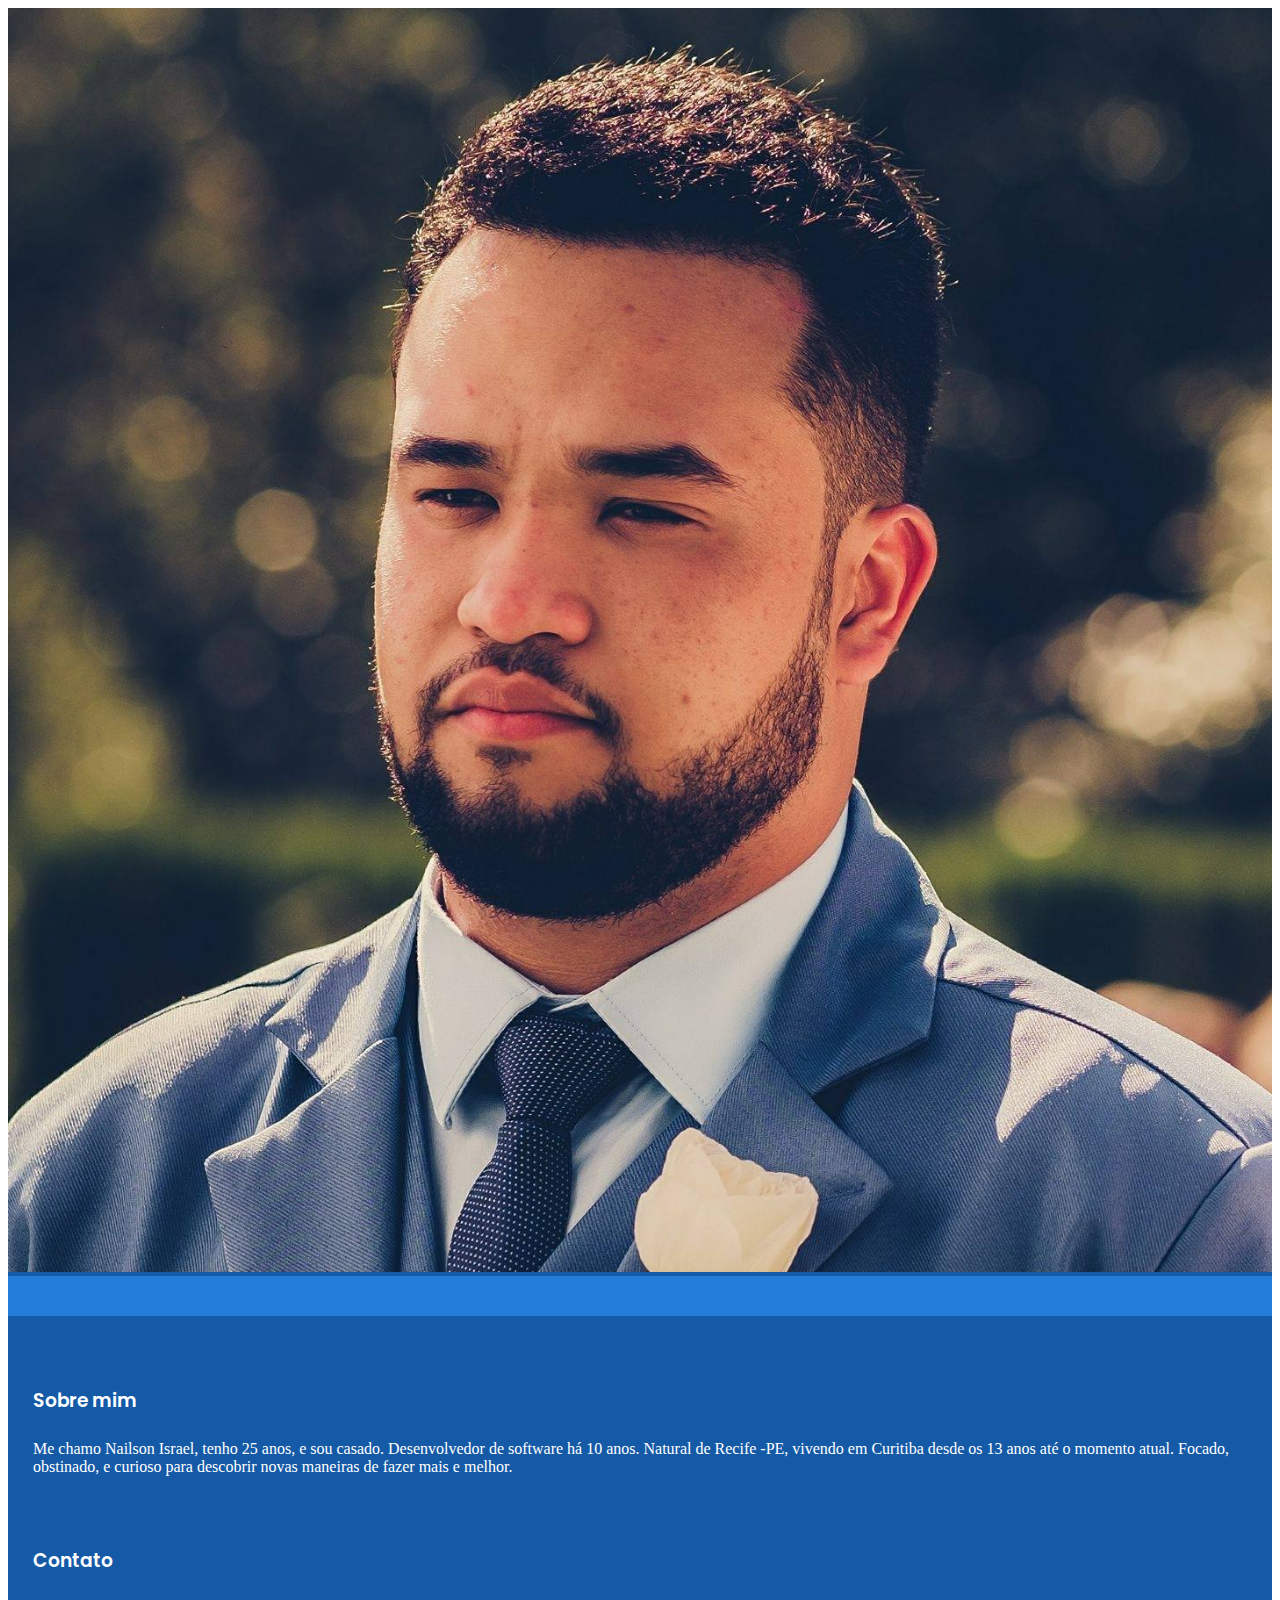
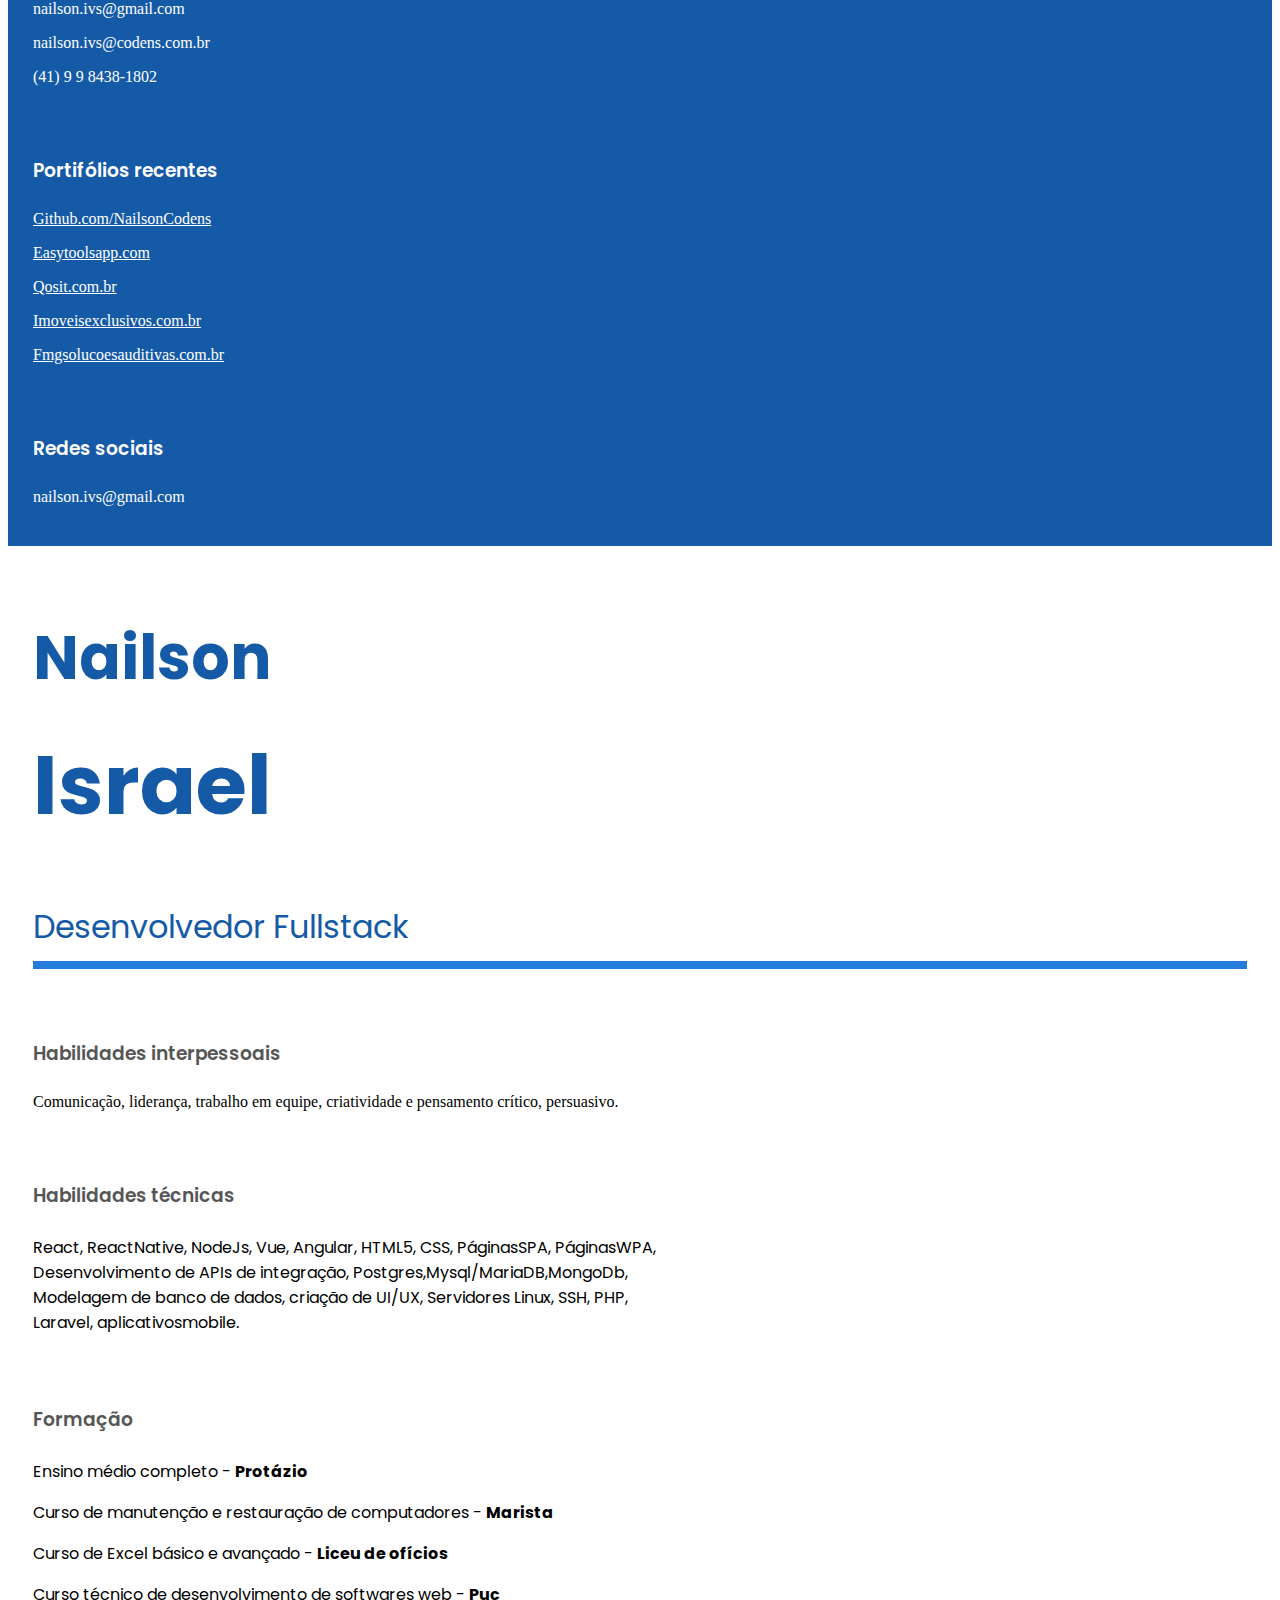
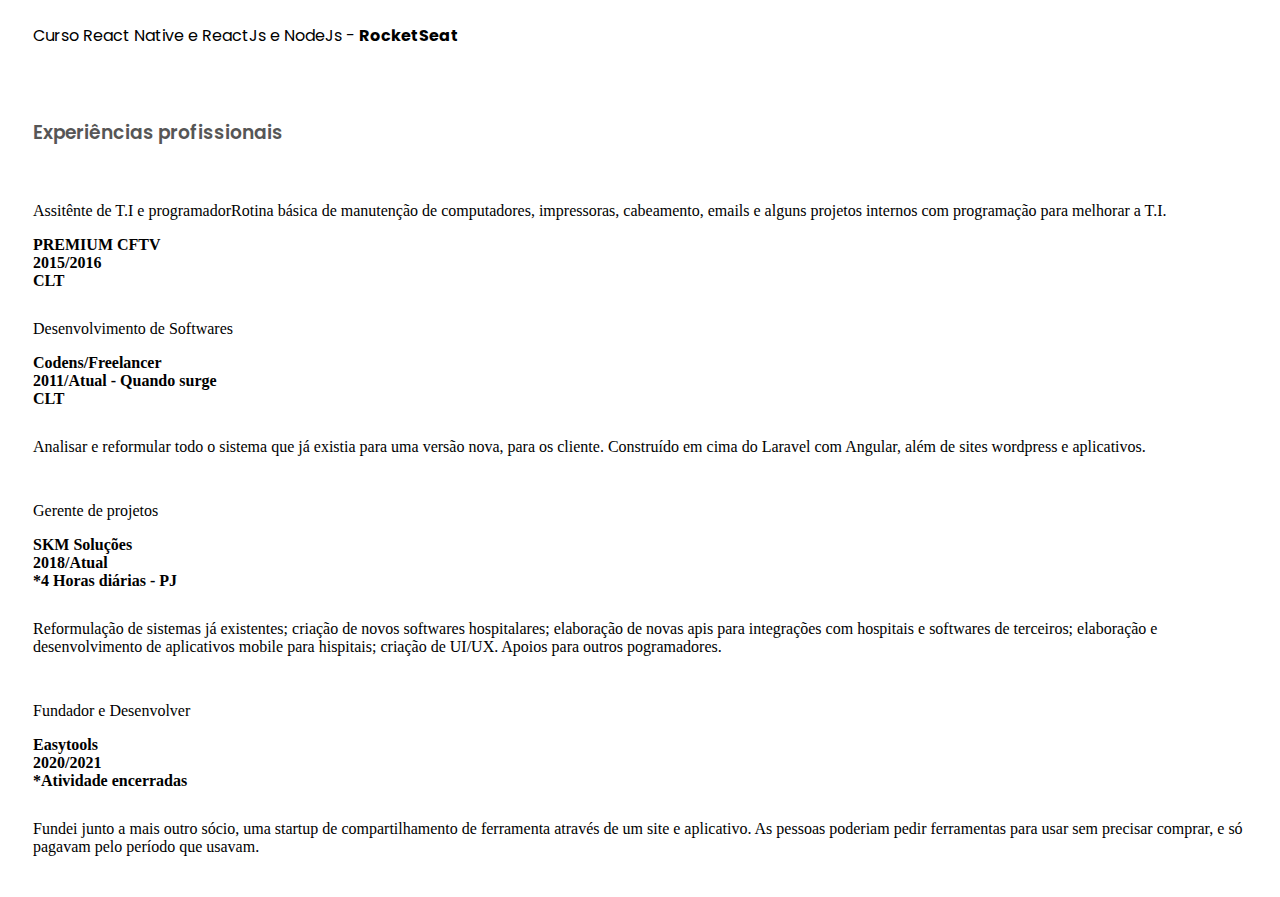
<file: itsme.html>
<!DOCTYPE html>
<html>

<head>
    <meta charset="utf-8" />
    <meta name="viewport" content="width=device-width, initial-scale=1">
    <title>It's me</title>
    <link href="https://cdn.jsdelivr.net/npm/bootstrap@5.0.2/dist/css/bootstrap.min.css" rel="stylesheet"
        integrity="sha384-EVSTQN3/azprG1Anm3QDgpJLIm9Nao0Yz1ztcQTwFspd3yD65VohhpuuCOmLASjC" crossorigin="anonymous">
    <link rel="stylesheet" href="style.css">
    <script src="https://cdn.jsdelivr.net/npm/bootstrap@5.0.2/dist/js/bootstrap.bundle.min.js"
        integrity="sha384-MrcW6ZMFYlzcLA8Nl+NtUVF0sA7MsXsP1UyJoMp4YLEuNSfAP+JcXn/tWtIaxVXM"
        crossorigin="anonymous"></script>
</head>

<body>
    <section class="curriculum">
        <div class="row">
            <div class="col col-md-4 side-left">
                <div class="photo-me">
                    <img src="images/me.jpg">
                </div>
                <div class="container-blue-light"></div>
                <section class="sections-side about-me">
                    <h3 class="title-side-left">Sobre mim</h3>
                    <p class="text">
                        Me chamo Nailson Israel, tenho 25 anos, e sou casado.
                        Desenvolvedor de software há 10
                        anos. Natural de Recife -PE, vivendo
                        em Curitiba desde os 13 anos
                        até o momento atual.
                        Focado, obstinado, e curioso
                        para descobrir novas maneiras
                        de fazer mais e melhor.
                    </p>
                </section>
                <section class="sections-side contact">
                    <h3 class="title-side-left">Contato</h3>
                    <p class="text">nailson.ivs@gmail.com</p>
                    <p class="text">nailson.ivs@codens.com.br</p>
                    <p class="text">(41) 9 9 8438-1802</p>
                </section>
                <section class="sections-side contact">
                    <h3 class="title-side-left">Portifólios recentes</h3>
                    <p class="text"><a href="https://github.com/NailsonCodens">Github.com/NailsonCodens</a></p>
                    <p class="text"><a href="https://easytoolsapp.com/">Easytoolsapp.com</a></p>
                    <p class="text"><a href="https://qosit.com.br/">Qosit.com.br</a></p>
                    <p class="text"><a href="http://imoveisexclusivos.com.br/">Imoveisexclusivos.com.br</a></p>
                    <p class="text"><a href="http://fmgsolucoesauditivas.com.br/">Fmgsolucoesauditivas.com.br</a></p>
                </section>
                <section class="sections-side contact">
                    <h3 class="title-side-left">Redes sociais</h3>
                    <p class="text">nailson.ivs@gmail.com</p>
                </section>
            </div>
            <div class="col col-md side-rigth">
                <section class="myself">
                    <h1 class="firstname">Nailson</h1>
                    <h1 class="lastname">Israel</h1>
                    <h5 class="profission">Desenvolvedor Fullstack</h5>
                </section>
                <section class="softskills">
                    <h3 class="title-side-right">Habilidades interpessoais</h3>
                    <p>
                        Comunicação, liderança, trabalho em equipe,
                        criatividade e pensamento crítico, persuasivo.
                    </p>
                </section>
                <section class="softskills">
                    <h3 class="title-side-right">Habilidades técnicas</h3>
                    <p class="text-side-right">
                        React, ReactNative, NodeJs, Vue, Angular, HTML5, CSS, PáginasSPA, PáginasWPA, <br/> Desenvolvimento de APIs de integração, Postgres,Mysql/MariaDB,MongoDb,
                        <br/> Modelagem de banco de dados, criação de UI/UX, Servidores Linux, SSH, PHP, <br/> Laravel, aplicativosmobile.
                    </p>
                </section>
                <section class="softskills">
                    <h3 class="title-side-right">Formação</h3>
                    <p class="text-side-right">
                        Ensino médio completo - <b>Protázio</b>
                    </p>
                    <p class="text-side-right">
                        Curso de manutenção e restauração de computadores - <b>Marista</b>
                    </p>
                    <p class="text-side-right">
                        Curso de Excel básico e avançado - <b>Liceu de ofícios</b>
                    </p>
                    <p class="text-side-right">
                        Curso técnico de desenvolvimento de softwares web - <b>Puc</b>
                    </p>
                    <p class="text-side-right">
                        Curso React Native e ReactJs e NodeJs - <b>RocketSeat</b>
                    </p>
                </section>
                <section class="jobs">
                    <h3 class="title-side-right">Experiências profissionais</h3>
                    <div class="row">
                        <div class="col-12 col-md">
                            <p class="title-exp">Assitênte de T.I e programador</p>
                            <b>PREMIUM CFTV</b>
                            <br/>
                            <b>2015/2016</b>
                            <br/>
                            <b>CLT</b>                            
                        </div>
                        <div class="col-12 col-md">
                            <p class="text-exp">
                                Rotina básica de manutenção de 
                                computadores, impressoras, cabeamento, 
                                emails e alguns projetos internos 
                                com programação para melhorar a T.I.                                
                            </p>
                        </div>
                    </div>
                    <div class="row">
                        <div class="col-12 col-md">
                            <p class="title-exp">Desenvolvimento de Softwares</p>
                            <b>Codens/Freelancer</b>
                            <br/>
                            <b>2011/Atual - Quando surge</b>
                            <br/>
                            <b>CLT</b>                            
                        </div>
                        <div class="col-12 col-md">
                            <p class="text-exp">
                                Analisar e reformular todo o sistema que 
                                já existia para uma versão nova, para os 
                                cliente. Construído em cima do Laravel com 
                                Angular, além de sites wordpress e aplicativos.                                
                            </p>
                        </div>
                    </div>
                    <div class="row">
                        <div class="col-12 col-md">
                            <p class="title-exp">Gerente de projetos</p>
                            <b>SKM Soluções</b>
                            <br/>
                            <b>2018/Atual</b>
                            <br/>
                            <b>*4 Horas diárias - PJ</b>                            
                        </div>
                        <div class="col-12 col-md">
                            <p class="text-exp">
                                Reformulação de sistemas já existentes;
                                criação de novos softwares hospitalares;
                                elaboração de novas apis para integrações
                                com hospitais e softwares de terceiros;
                                elaboração e desenvolvimento de
                                aplicativos mobile para hispitais; 
                                criação de UI/UX. Apoios para outros
                                pogramadores.                                
                            </p>
                        </div>
                    </div>
                    <div class="row">
                        <div class="col-12 col-md">
                            <p class="title-exp">Fundador e Desenvolver</p>
                            <b>Easytools </b>
                            <br/>
                            <b>2020/2021</b>
                            <br/>
                            <b>*Atividade encerradas</b>                            
                        </div>
                        <div class="col-12 col-md">
                            <p class="text-exp">
                                Fundei junto a mais outro sócio, uma startup
                                de compartilhamento de ferramenta 
                                através de um site e aplicativo. As pessoas
                                poderiam pedir ferramentas para usar 
                                sem precisar comprar, e só pagavam pelo
                                período que usavam.                              
                            </p>
                        </div>
                    </div>
                </section>
            </div>
        </div>
    </section>
</body>

</html>
</file>
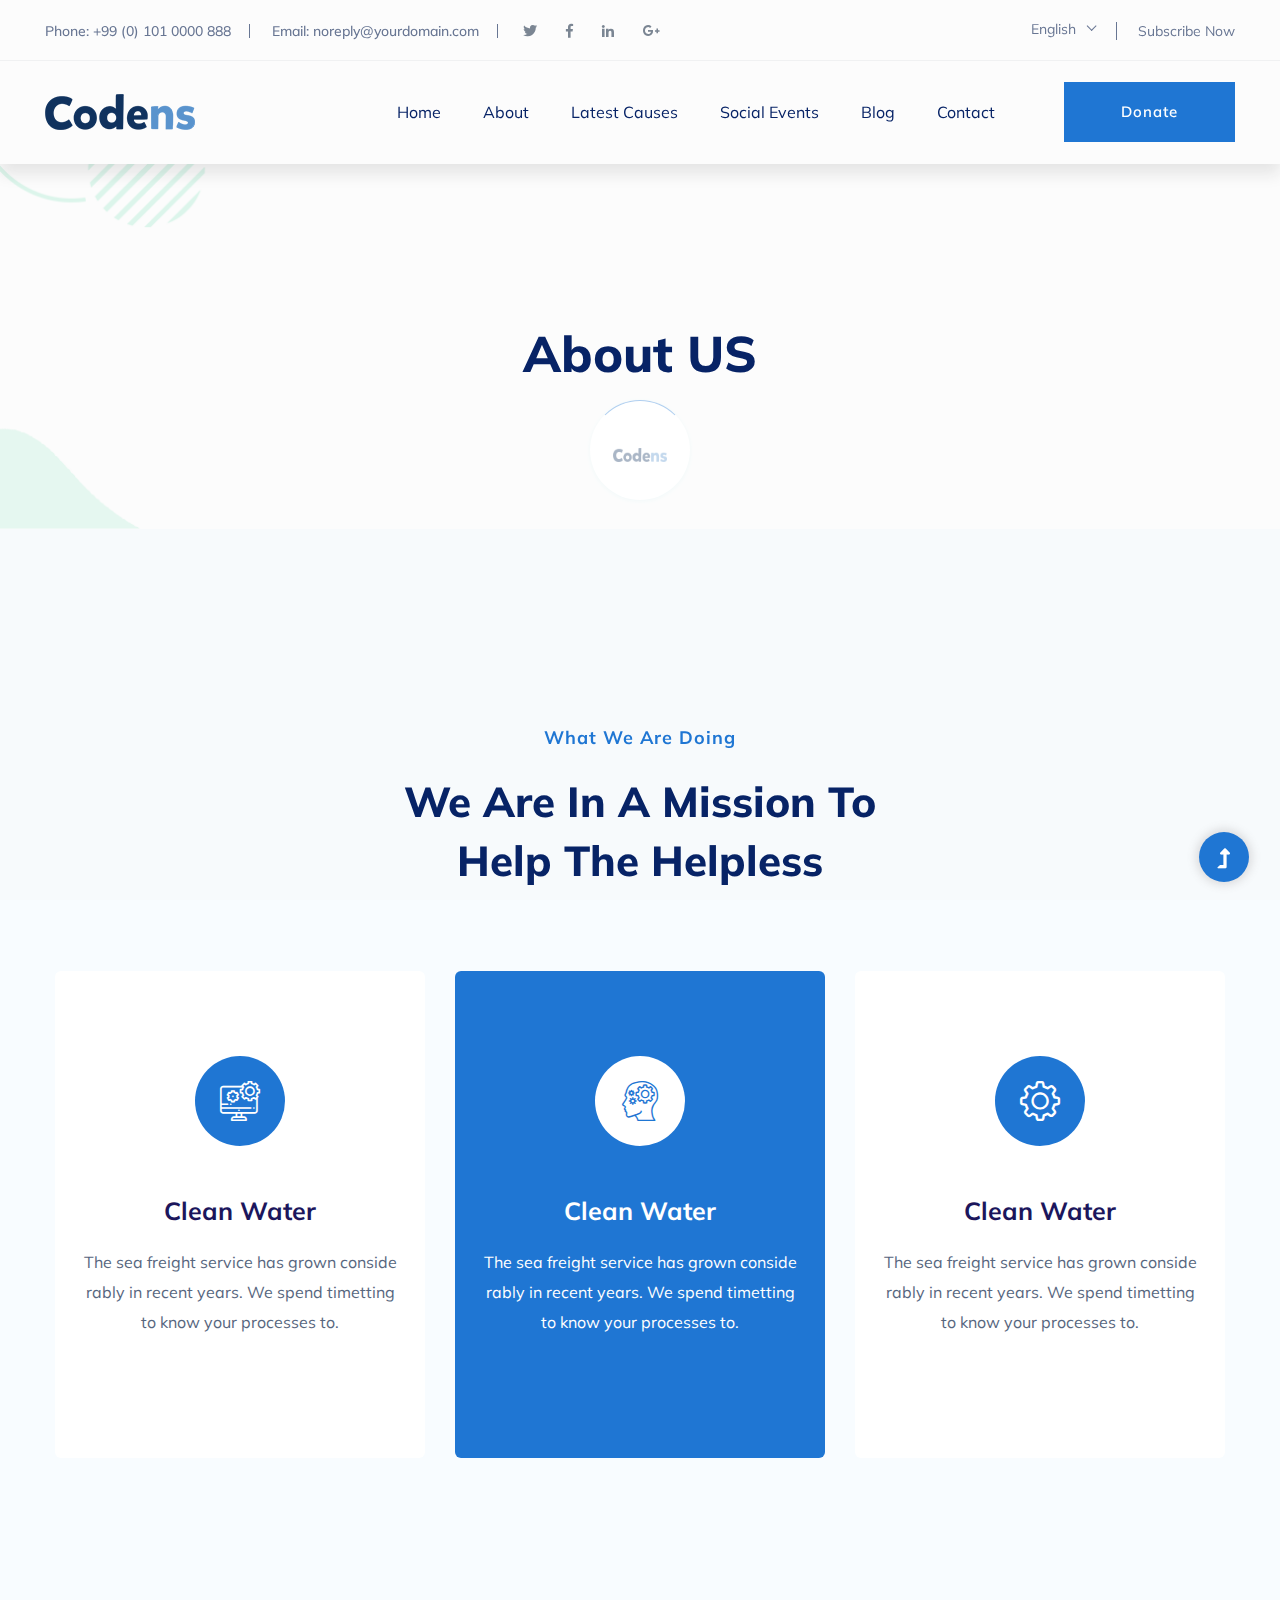
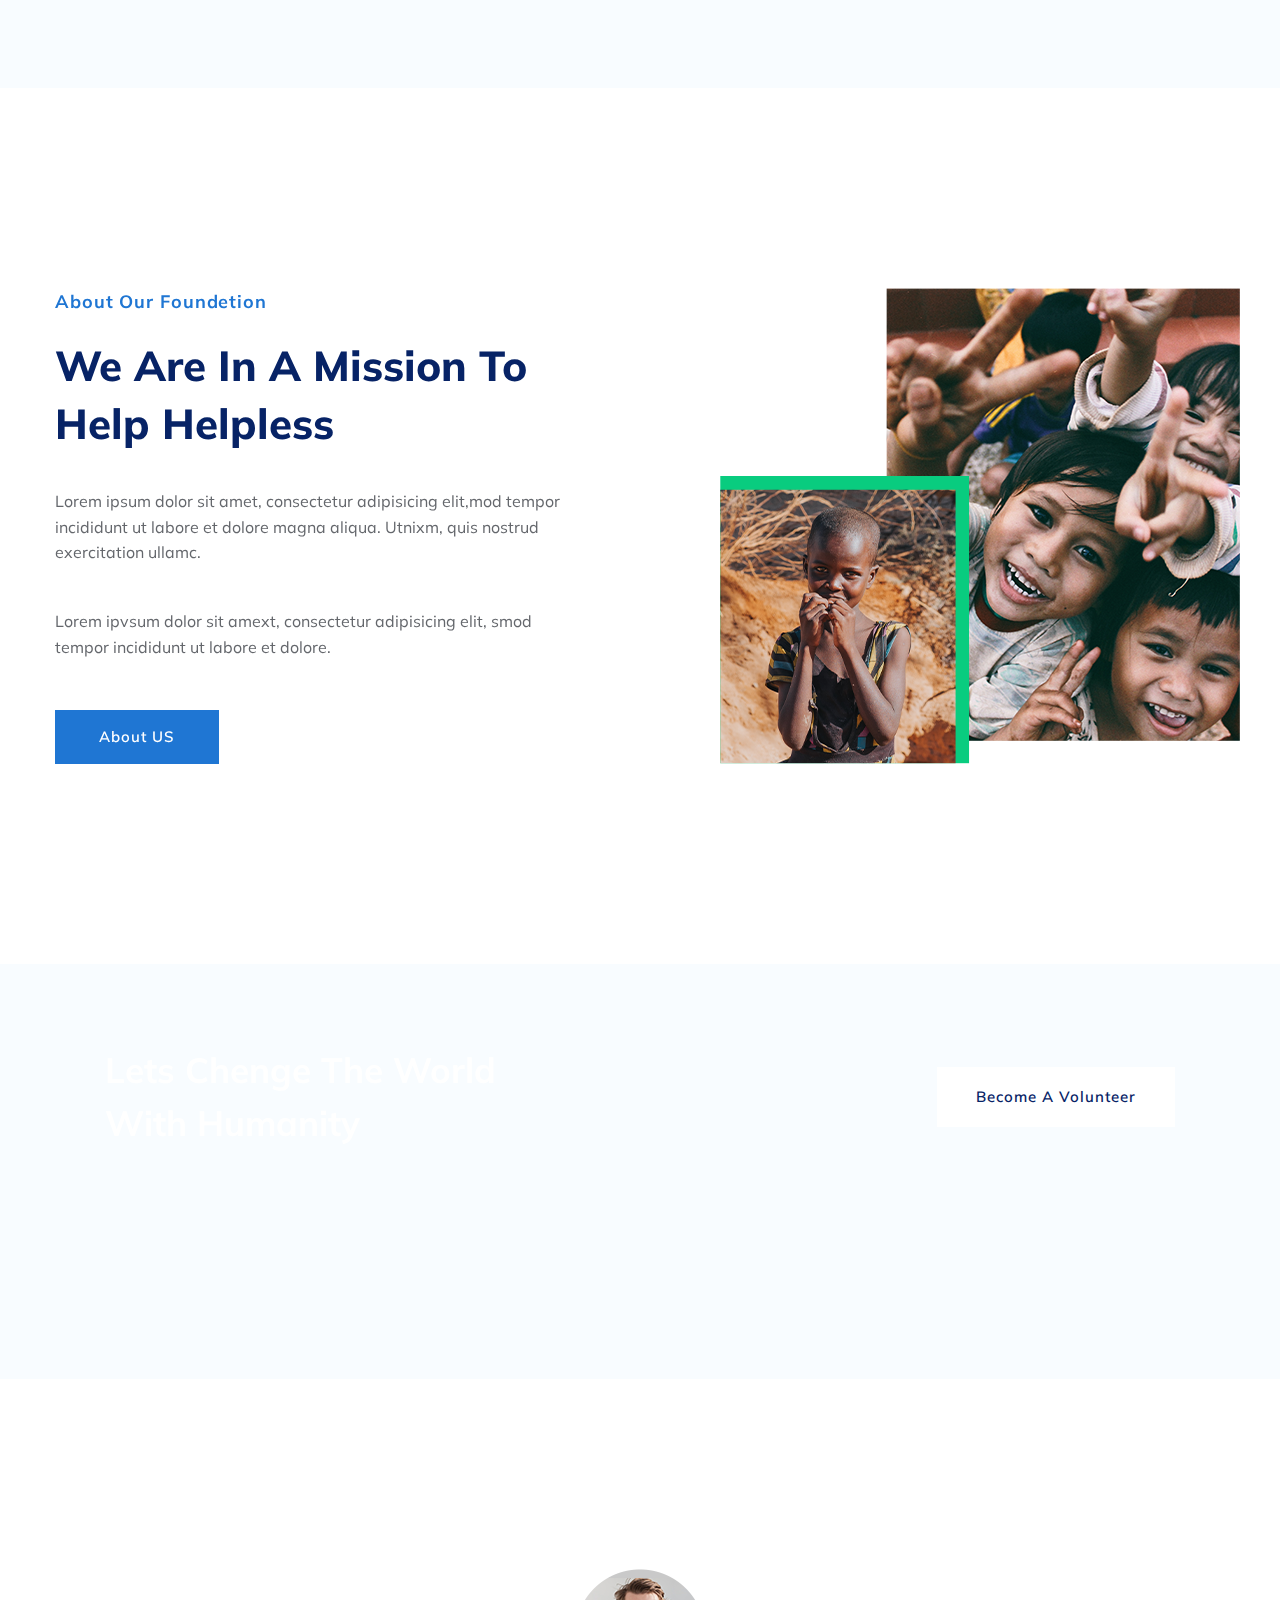
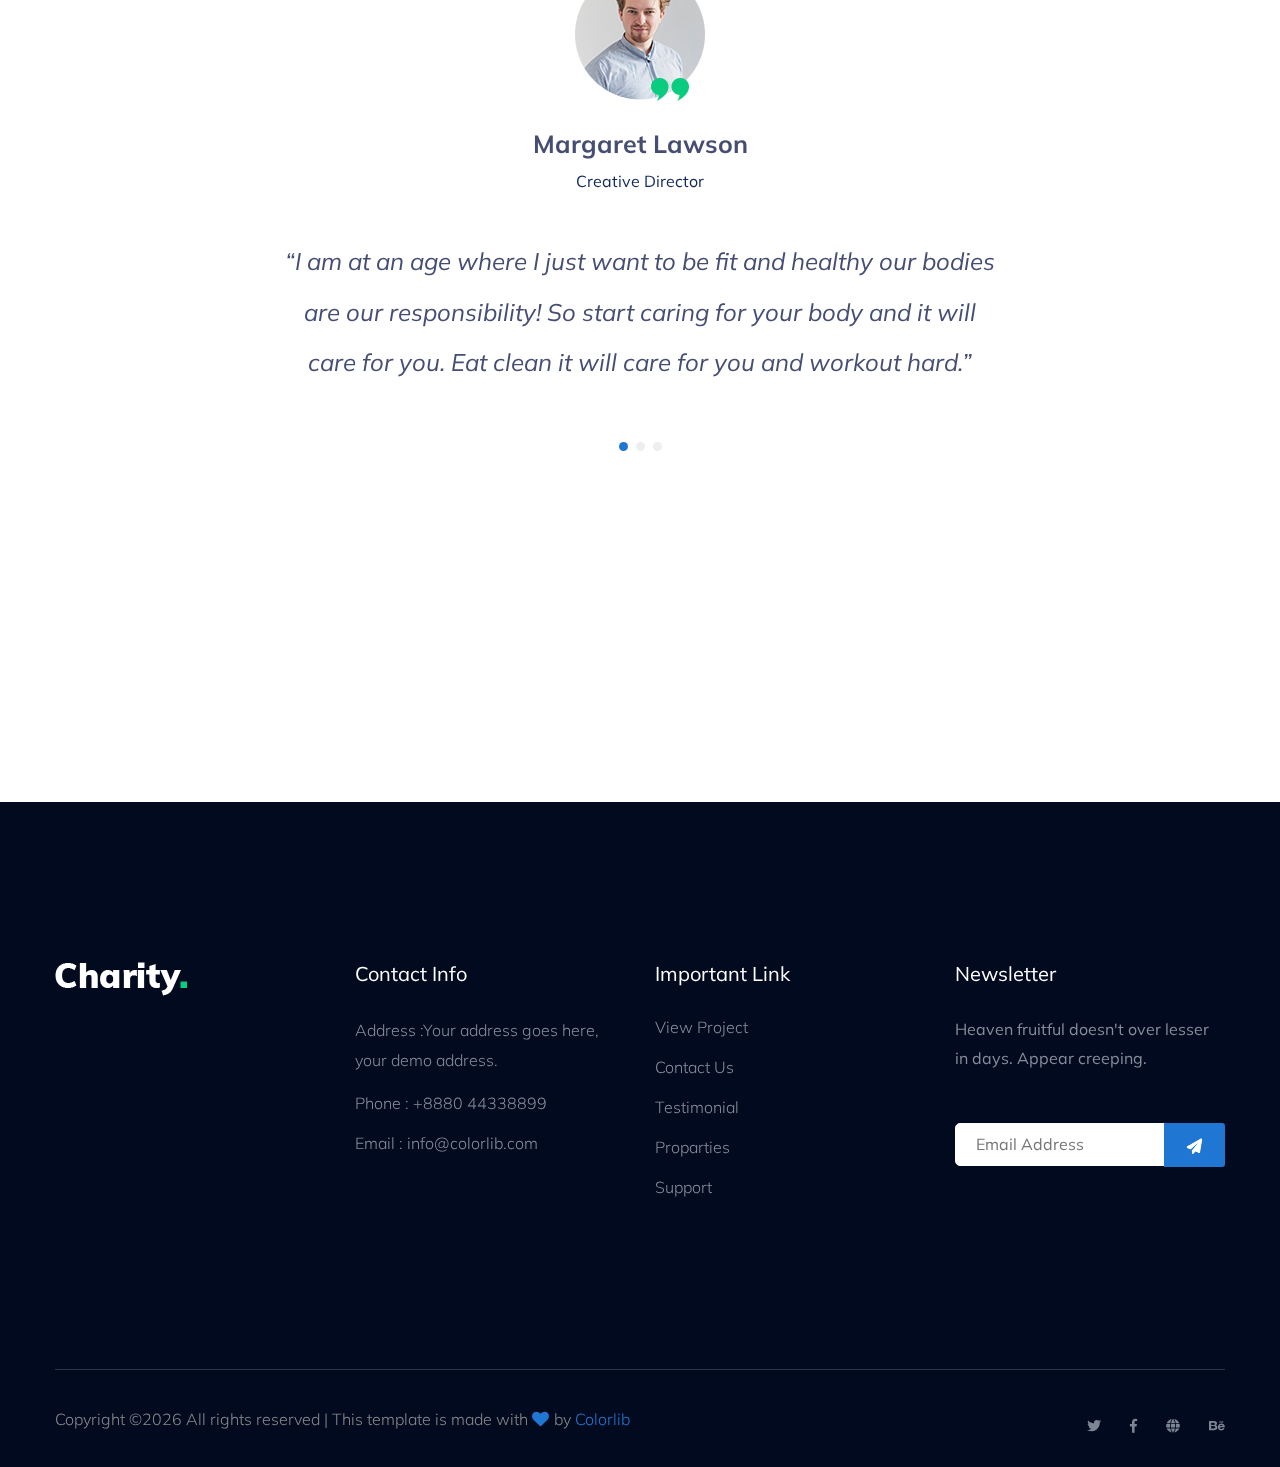
<file: charityworks-master/about.html>
<!doctype html>
<html class="no-js" lang="zxx">
<head>
    <meta charset="utf-8">
    <meta http-equiv="x-ua-compatible" content="ie=edge">
    <title> Charity | Teamplate</title>
    <meta name="description" content="">
    <meta name="viewport" content="width=device-width, initial-scale=1">
    <link rel="manifest" href="site.webmanifest">
    <link rel="shortcut icon" type="image/x-icon" href="assets/img/favicon.ico">

	<!-- CSS here -->
	<link rel="stylesheet" href="assets/css/bootstrap.min.css">
	<link rel="stylesheet" href="assets/css/owl.carousel.min.css">
	<link rel="stylesheet" href="assets/css/slicknav.css">
    <link rel="stylesheet" href="assets/css/flaticon.css">
    <link rel="stylesheet" href="assets/css/progressbar_barfiller.css">
    <link rel="stylesheet" href="assets/css/gijgo.css">
    <link rel="stylesheet" href="assets/css/animate.min.css">
    <link rel="stylesheet" href="assets/css/animated-headline.css">
	<link rel="stylesheet" href="assets/css/magnific-popup.css">
	<link rel="stylesheet" href="assets/css/fontawesome-all.min.css">
	<link rel="stylesheet" href="assets/css/themify-icons.css">
	<link rel="stylesheet" href="assets/css/slick.css">
	<link rel="stylesheet" href="assets/css/nice-select.css">
	<link rel="stylesheet" href="assets/css/style.css">
</head>
<body>
    <!-- ? Preloader Start -->
    <div id="preloader-active">
        <div class="preloader d-flex align-items-center justify-content-center">
            <div class="preloader-inner position-relative">
                <div class="preloader-circle"></div>
                <div class="preloader-img pere-text">
                    <img src="assets/img/logo/loder.png" alt="">
                </div>
            </div>
        </div>
    </div>
    <!-- Preloader Start -->
    <header>
        <!-- Header Start -->
        <div class="header-area">
            <div class="main-header ">
                <div class="header-top d-none d-lg-block">
                    <div class="container-fluid">
                        <div class="col-xl-12">
                            <div class="row d-flex justify-content-between align-items-center">
                                <div class="header-info-left d-flex">
                                    <ul>     
                                        <li>Phone: +99 (0) 101 0000 888</li>
                                        <li>Email: noreply@yourdomain.com</li>
                                    </ul>
                                    <div class="header-social">    
                                        <ul>
                                            <li><a href="#"><i class="fab fa-twitter"></i></a></li>
                                            <li><a  href="https://www.facebook.com/sai4ull"><i class="fab fa-facebook-f"></i></a></li>
                                            <li><a href="#"><i class="fab fa-linkedin-in"></i></a></li>
                                            <li> <a href="#"><i class="fab fa-google-plus-g"></i></a></li>
                                        </ul>
                                    </div>
                                </div>
                                <div class="header-info-right d-flex align-items-center">
                                    <div class="select-this">
                                        <form action="#">
                                            <div class="select-itms">
                                                <select name="select" id="select1">
                                                    <option value="">English</option>
                                                    <option value="">Bangla</option>
                                                    <option value="">Arabic</option>
                                                    <option value="">Hindi</option>
                                                </select>
                                            </div>
                                        </form>
                                    </div>
                                    <ul class="contact-now">     
                                        <li><a href="#">Subscribe Now</a></li>
                                    </ul>
                                </div>
                            </div>
                        </div>
                    </div>
                </div>
                <div class="header-bottom  header-sticky">
                    <div class="container-fluid">
                        <div class="row align-items-center">
                            <!-- Logo -->
                            <div class="col-xl-2 col-lg-2">
                                <div class="logo">
                                    <a href="index.html"><img src="assets/img/logo/logo.png" alt=""></a>
                                </div>
                            </div>
                            <div class="col-xl-10 col-lg-10">
                                <div class="menu-wrapper  d-flex align-items-center justify-content-end">
                                    <!-- Main-menu -->
                                    <div class="main-menu d-none d-lg-block">
                                        <nav>
                                            <ul id="navigation">                                                                                          
                                                <li><a href="index.html">Home</a></li>
                                                <li><a href="about.html">About</a></li>
                                                <li><a href="program.html">latest causes</a></li>
                                                <li><a href="events.html">social events </a></li>
                                                <li><a href="blog.html">Blog</a>
                                                    <ul class="submenu">
                                                        <li><a href="blog.html">Blog</a></li>
                                                        <li><a href="blog_details.html">Blog Details</a></li>
                                                        <li><a href="elements.html">Element</a></li>
                                                    </ul>
                                                </li>
                                                <li><a href="contact.html">Contact</a></li>
                                            </ul>
                                        </nav>
                                    </div>
                                    <!-- Header-btn -->
                                    <div class="header-right-btn d-none d-lg-block ml-20">
                                        <a href="contact.html" class="btn header-btn">Donate</a>
                                    </div>
                                </div>
                            </div> 
                            <!-- Mobile Menu -->
                            <div class="col-12">
                                <div class="mobile_menu d-block d-lg-none"></div>
                            </div>
                        </div>
                    </div>
                </div>
            </div>
        </div>
        <!-- Header End -->
    </header>
    <!-- header end -->
    <main>
    <!--? Hero Start -->
    <div class="slider-area2">
        <div class="slider-height2 d-flex align-items-center">
            <div class="container">
                <div class="row">
                    <div class="col-xl-12">
                        <div class="hero-cap hero-cap2 pt-20 text-center">
                            <h2>About US</h2>
                        </div>
                    </div>
                </div>
            </div>
        </div>
    </div>
    <!-- Hero End -->
    <!--? Services Area Start -->
    <div class="service-area section-padding30">
        <div class="container">
            <div class="row justify-content-center">
                <div class="col-xl-6 col-lg-7 col-md-10 col-sm-10">
                    <!-- Section Tittle -->
                    <div class="section-tittle text-center mb-80">
                        <span>What we are doing</span>
                        <h2>We Are In A Mission To Help The Helpless</h2>
                    </div>
                </div>
            </div>
            <div class="row">
                <div class="col-lg-4 col-md-6 col-sm-6">
                    <div class="single-cat text-center mb-50">
                        <div class="cat-icon">
                            <span class="flaticon-null-1"></span>
                        </div>
                        <div class="cat-cap">
                            <h5><a href="services.html">Clean Water</a></h5>
                            <p>The sea freight service has grown conside rably in recent years. We spend timetting to know your processes to.</p>
                        </div>
                    </div>
                </div>
                <div class="col-lg-4 col-md-6 col-sm-6">
                    <div class="single-cat active text-center mb-50">
                        <div class="cat-icon">
                            <span class="flaticon-think"></span>
                        </div>
                        <div class="cat-cap">
                            <h5><a href="services.html">Clean Water</a></h5>
                            <p>The sea freight service has grown conside rably in recent years. We spend timetting to know your processes to.</p>
                        </div>
                    </div>
                </div>
                <div class="col-lg-4 col-md-6 col-sm-6">
                    <div class="single-cat text-center mb-50">
                        <div class="cat-icon">
                            <span class="flaticon-gear"></span>
                        </div>
                        <div class="cat-cap">
                            <h5><a href="services.html">Clean Water</a></h5>
                            <p>The sea freight service has grown conside rably in recent years. We spend timetting to know your processes to.</p>
                        </div>
                    </div>
                </div>
            </div>
        </div>
    </div>
    <!-- Services Area End -->
    <!--? About Law Start-->
    <section class="about-low-area section-padding2">
        <div class="container">
            <div class="row">
                <div class="col-lg-6 col-md-10">
                    <div class="about-caption mb-50">
                        <!-- Section Tittle -->
                        <div class="section-tittle mb-35">
                            <span>About our foundetion</span>
                            <h2>We Are In A Mission To  Help Helpless</h2>
                        </div>
                        <p>Lorem ipsum dolor sit amet, consectetur adipisicing elit,mod tempor incididunt ut labore et dolore magna aliqua. Utnixm, quis nostrud exercitation ullamc.</p>
                        <p>Lorem ipvsum dolor sit amext, consectetur adipisicing elit, smod tempor incididunt ut labore et dolore.</p>
                    </div>
                    <a href="about.html" class="btn">About US</a>
                </div>
                <div class="col-lg-6 col-md-12">
                    <!-- about-img -->
                    <div class="about-img ">
                        <div class="about-font-img d-none d-lg-block">
                            <img src="assets/img/gallery/about2.png" alt="">
                        </div>
                        <div class="about-back-img ">
                            <img src="assets/img/gallery/about1.png" alt="">
                        </div>
                    </div>
                </div>
            </div>
        </div>
    </section>
    <!-- About Law End-->
    <!-- Want To work -->
    <section class="wantToWork-area ">
        <div class="container">
            <div class="wants-wrapper w-padding2  section-bg" data-background="assets/img/gallery/section_bg01.png">
                <div class="row align-items-center justify-content-between">
                    <div class="col-xl-5 col-lg-9 col-md-8">
                        <div class="wantToWork-caption wantToWork-caption2">
                            <h2>Lets Chenge The World With Humanity</h2>
                        </div>
                    </div>
                    <div class="col-xl-2 col-lg-3 col-md-4">
                        <a href="#" class="btn white-btn f-right sm-left">Become A Volunteer</a>
                    </div>
                </div>
            </div>
        </div>
    </section>
    <!-- Want To work End -->
    <!--? Testimonial Start -->
    <div class="testimonial-area testimonial-padding">
        <div class="container">
            <!-- Testimonial contents -->
            <div class="row d-flex justify-content-center">
                <div class="col-xl-8 col-lg-8 col-md-10">
                    <div class="h1-testimonial-active dot-style">
                        <!-- Single Testimonial -->
                        <div class="single-testimonial text-center">
                            <div class="testimonial-caption ">
                                <!-- founder -->
                                <div class="testimonial-founder">
                                    <div class="founder-img mb-40">
                                        <img src="assets/img/gallery/testimonial.png" alt="">
                                        <span>Margaret Lawson</span>
                                        <p>Creative Director</p>
                                    </div>
                                </div>
                                <div class="testimonial-top-cap">
                                    <p>“I am at an age where I just want to be fit and healthy our bodies are our responsibility! So start caring for your body and it will care for you. Eat clean it will care for you and workout hard.”</p>
                                </div>
                            </div>
                        </div>
                        <!-- Single Testimonial -->
                        <div class="single-testimonial text-center">
                            <div class="testimonial-caption ">
                                <!-- founder -->
                                <div class="testimonial-founder">
                                    <div class="founder-img mb-40">
                                        <img src="assets/img/gallery/testimonial.png" alt="">
                                        <span>Margaret Lawson</span>
                                        <p>Creative Director</p>
                                    </div>
                                </div>
                                <div class="testimonial-top-cap">
                                    <p>“I am at an age where I just want to be fit and healthy our bodies are our responsibility! So start caring for your body and it will care for you. Eat clean it will care for you and workout hard.”</p>
                                </div>
                            </div>
                        </div>
                        <!-- Single Testimonial -->
                        <div class="single-testimonial text-center">
                            <div class="testimonial-caption ">
                                <!-- founder -->
                                <div class="testimonial-founder">
                                    <div class="founder-img mb-40">
                                        <img src="assets/img/gallery/testimonial.png" alt="">
                                        <span>Margaret Lawson</span>
                                        <p>Creative Director</p>
                                    </div>
                                </div>
                                <div class="testimonial-top-cap">
                                    <p>“I am at an age where I just want to be fit and healthy our bodies are our responsibility! So start caring for your body and it will care for you. Eat clean it will care for you and workout hard.”</p>
                                </div>
                            </div>
                        </div>
                    </div>
                </div>
            </div>
        </div>
    </div>
    <!-- Testimonial End -->

    <!--? Count Down Start -->
    <div class="count-down-area pt-25 section-bg" data-background="assets/img/gallery/section_bg02.png">
        <div class="container">
            <div class="row justify-content-center">
                <div class="col-lg-12 col-md-12">
                    <div class="count-down-wrapper" >
                        <div class="row justify-content-between">
                            <div class="col-lg-3 col-md-6 col-sm-6">
                                <!-- Counter Up -->
                                <div class="single-counter text-center">
                                    <span class="counter color-green">6,200</span>
                                    <span class="plus">+</span>
                                    <p class="color-green">Donation</p>
                                </div>
                            </div>
                            <div class="col-lg-3 col-md-6 col-sm-6">
                                <!-- Counter Up -->
                                <div class="single-counter text-center">
                                    <span class="counter color-green">80</span>
                                    <span class="plus">+</span>
                                    <p class="color-green">Fund Raised</p>
                                </div>
                            </div>
                            <div class="col-lg-3 col-md-6 col-sm-6">
                                <!-- Counter Up -->
                                <div class="single-counter text-center">
                                    <span class="counter color-green">256</span>
                                    <span class="plus">+</span>
                                    <p class="color-green">Donation</p>
                                </div>
                            </div>
                            <div class="col-lg-3 col-md-6 col-sm-6">
                                <!-- Counter Up -->
                                <div class="single-counter text-center">
                                    <span class="counter color-green">256</span>
                                    <span class="plus">+</span>
                                    <p class="color-green">Donation</p>
                                </div>
                            </div>
                        </div>
                    </div>
                </div>
            </div>
        </div>
    </div>
    <!-- Count Down End -->
    </main>
    <footer>
        <div class="footer-wrapper section-bg2" data-background="assets/img/gallery/footer_bg.png">
            <!-- Footer Top-->
            <div class="footer-area footer-padding">
                <div class="container">
                    <div class="row d-flex justify-content-between">
                        <div class="col-xl-3 col-lg-3 col-md-4 col-sm-6">
                        <div class="single-footer-caption mb-50">
                            <div class="single-footer-caption mb-30">
                                <div class="footer-tittle">
                                    <div class="footer-logo mb-20">
                                        <a href="index.html"><img src="assets/img/logo/logo2_footer.png" alt=""></a>
                                    </div>
                                </div>
                            </div>
                        </div>
                        </div>
                        <div class="col-xl-3 col-lg-3 col-md-4 col-sm-5">
                            <div class="single-footer-caption mb-50">
                                <div class="footer-tittle">
                                    <h4>Contact Info</h4>
                                    <ul>
                                        <li>
                                            <p>Address :Your address goes here, your demo address.</p>
                                        </li>
                                        <li><a href="#">Phone : +8880 44338899</a></li>
                                        <li><a href="#">Email : info@colorlib.com</a></li>
                                    </ul>
                                </div>

                            </div>
                        </div>
                        <div class="col-xl-3 col-lg-3 col-md-4 col-sm-5">
                            <div class="single-footer-caption mb-50">
                                <div class="footer-tittle">
                                    <h4>Important Link</h4>
                                    <ul>
                                        <li><a href="#"> View Project</a></li>
                                        <li><a href="#">Contact Us</a></li>
                                        <li><a href="#">Testimonial</a></li>
                                        <li><a href="#">Proparties</a></li>
                                        <li><a href="#">Support</a></li>
                                    </ul>
                                </div>
                            </div>
                        </div>
                        <div class="col-xl-3 col-lg-3 col-md-4 col-sm-5">
                            <div class="single-footer-caption mb-50">
                                <div class="footer-tittle">
                                    <h4>Newsletter</h4>
                                    <div class="footer-pera footer-pera2">
                                    <p>Heaven fruitful doesn't over lesser in days. Appear creeping.</p>
                                </div>
                                <!-- Form -->
                                <div class="footer-form" >
                                    <div id="mc_embed_signup">
                                        <form target="_blank" action="https://spondonit.us12.list-manage.com/subscribe/post?u=1462626880ade1ac87bd9c93a&amp;id=92a4423d01"
                                        method="get" class="subscribe_form relative mail_part">
                                            <input type="email" name="email" id="newsletter-form-email" placeholder="Email Address"
                                            class="placeholder hide-on-focus" onfocus="this.placeholder = ''"
                                            onblur="this.placeholder = ' Email Address '">
                                            <div class="form-icon">
                                                <button type="submit" name="submit" id="newsletter-submit"
                                                class="email_icon newsletter-submit button-contactForm"><img src="assets/img/gallery/form.png" alt=""></button>
                                            </div>
                                            <div class="mt-10 info"></div>
                                        </form>
                                    </div>
                                </div>
                                </div>
                            </div>
                        </div>
                    </div>
                </div>
            </div>
            <!-- footer-bottom -->
            <div class="footer-bottom-area">
                <div class="container">
                    <div class="footer-border">
                        <div class="row d-flex justify-content-between align-items-center">
                            <div class="col-xl-10 col-lg-9 ">
                                <div class="footer-copy-right">
                                    <p><!-- Link back to Colorlib can't be removed. Template is licensed under CC BY 3.0. -->
  Copyright &copy;<script>document.write(new Date().getFullYear());</script> All rights reserved | This template is made with <i class="fa fa-heart" aria-hidden="true"></i> by <a href="https://colorlib.com" target="_blank">Colorlib</a>
  <!-- Link back to Colorlib can't be removed. Template is licensed under CC BY 3.0. --></p>
                                </div>
                            </div>
                            <div class="col-xl-2 col-lg-3">
                                <div class="footer-social f-right">
                                    <a href="#"><i class="fab fa-twitter"></i></a>
                                    <a  href="https://www.facebook.com/sai4ull"><i class="fab fa-facebook-f"></i></a>
                                    <a href="#"><i class="fas fa-globe"></i></a>
                                    <a href="#"><i class="fab fa-behance"></i></a>
                                </div>
                            </div>
                        </div>
                    </div>
                </div>
            </div>
        </div>
    </footer>

    <!-- Scroll Up -->
    <div id="back-top" >
        <a title="Go to Top" href="#"> <i class="fas fa-level-up-alt"></i></a>
    </div>

    <!-- JS here -->

    <script src="./assets/js/vendor/modernizr-3.5.0.min.js"></script>
    <!-- Jquery, Popper, Bootstrap -->
    <script src="./assets/js/vendor/jquery-1.12.4.min.js"></script>
    <script src="./assets/js/popper.min.js"></script>
    <script src="./assets/js/bootstrap.min.js"></script>
    <!-- Jquery Mobile Menu -->
    <script src="./assets/js/jquery.slicknav.min.js"></script>

    <!-- Jquery Slick , Owl-Carousel Plugins -->
    <script src="./assets/js/owl.carousel.min.js"></script>
    <script src="./assets/js/slick.min.js"></script>
    <!-- One Page, Animated-HeadLin -->
    <script src="./assets/js/wow.min.js"></script>
    <script src="./assets/js/animated.headline.js"></script>
    <script src="./assets/js/jquery.magnific-popup.js"></script>

    <!-- Date Picker -->
    <script src="./assets/js/gijgo.min.js"></script>
    <!-- Nice-select, sticky -->
    <script src="./assets/js/jquery.nice-select.min.js"></script>
    <script src="./assets/js/jquery.sticky.js"></script>
    <!-- Progress -->
    <script src="./assets/js/jquery.barfiller.js"></script>
    
    <!-- counter , waypoint,Hover Direction -->
    <script src="./assets/js/jquery.counterup.min.js"></script>
    <script src="./assets/js/waypoints.min.js"></script>
    <script src="./assets/js/jquery.countdown.min.js"></script>
    <script src="./assets/js/hover-direction-snake.min.js"></script>

    <!-- contact js -->
    <script src="./assets/js/contact.js"></script>
    <script src="./assets/js/jquery.form.js"></script>
    <script src="./assets/js/jquery.validate.min.js"></script>
    <script src="./assets/js/mail-script.js"></script>
    <script src="./assets/js/jquery.ajaxchimp.min.js"></script>
    
    <!-- Jquery Plugins, main Jquery -->	
    <script src="./assets/js/plugins.js"></script>
    <script src="./assets/js/main.js"></script>
    
    </body>
</html>
</file>
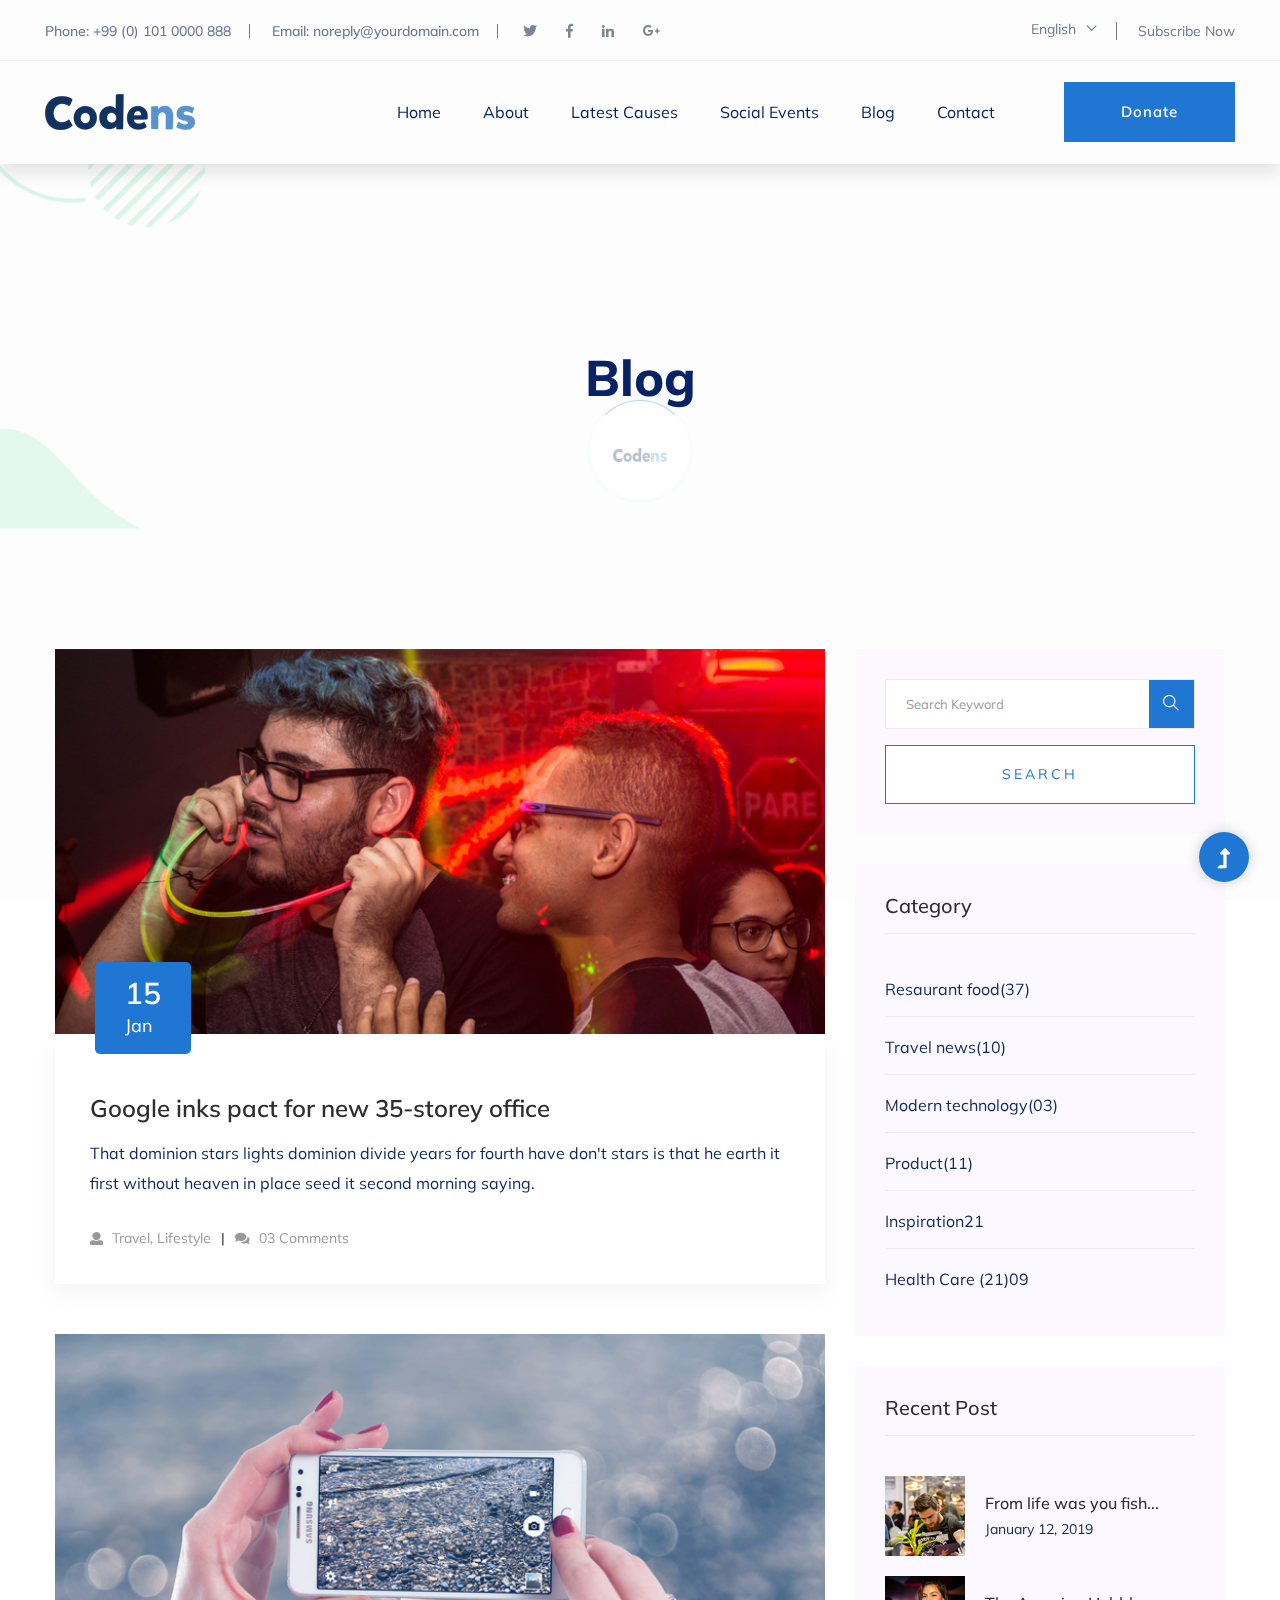
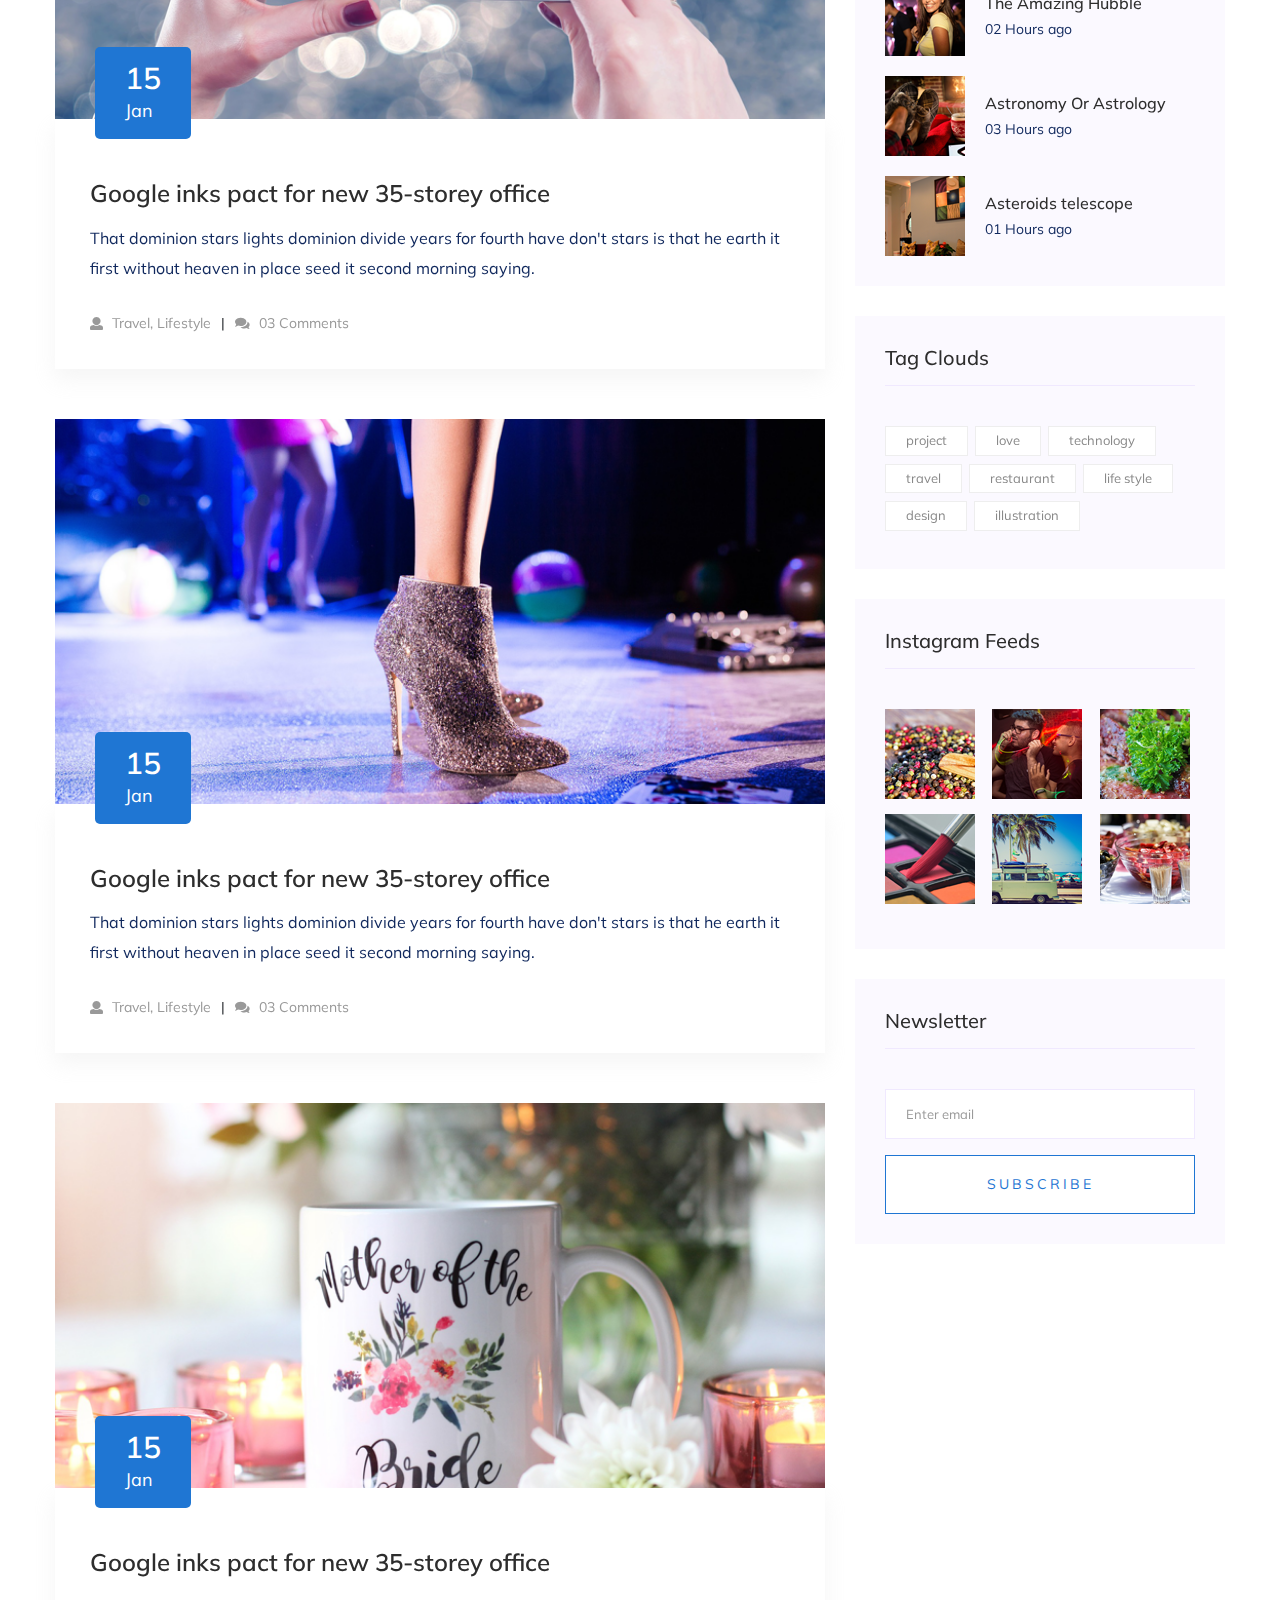
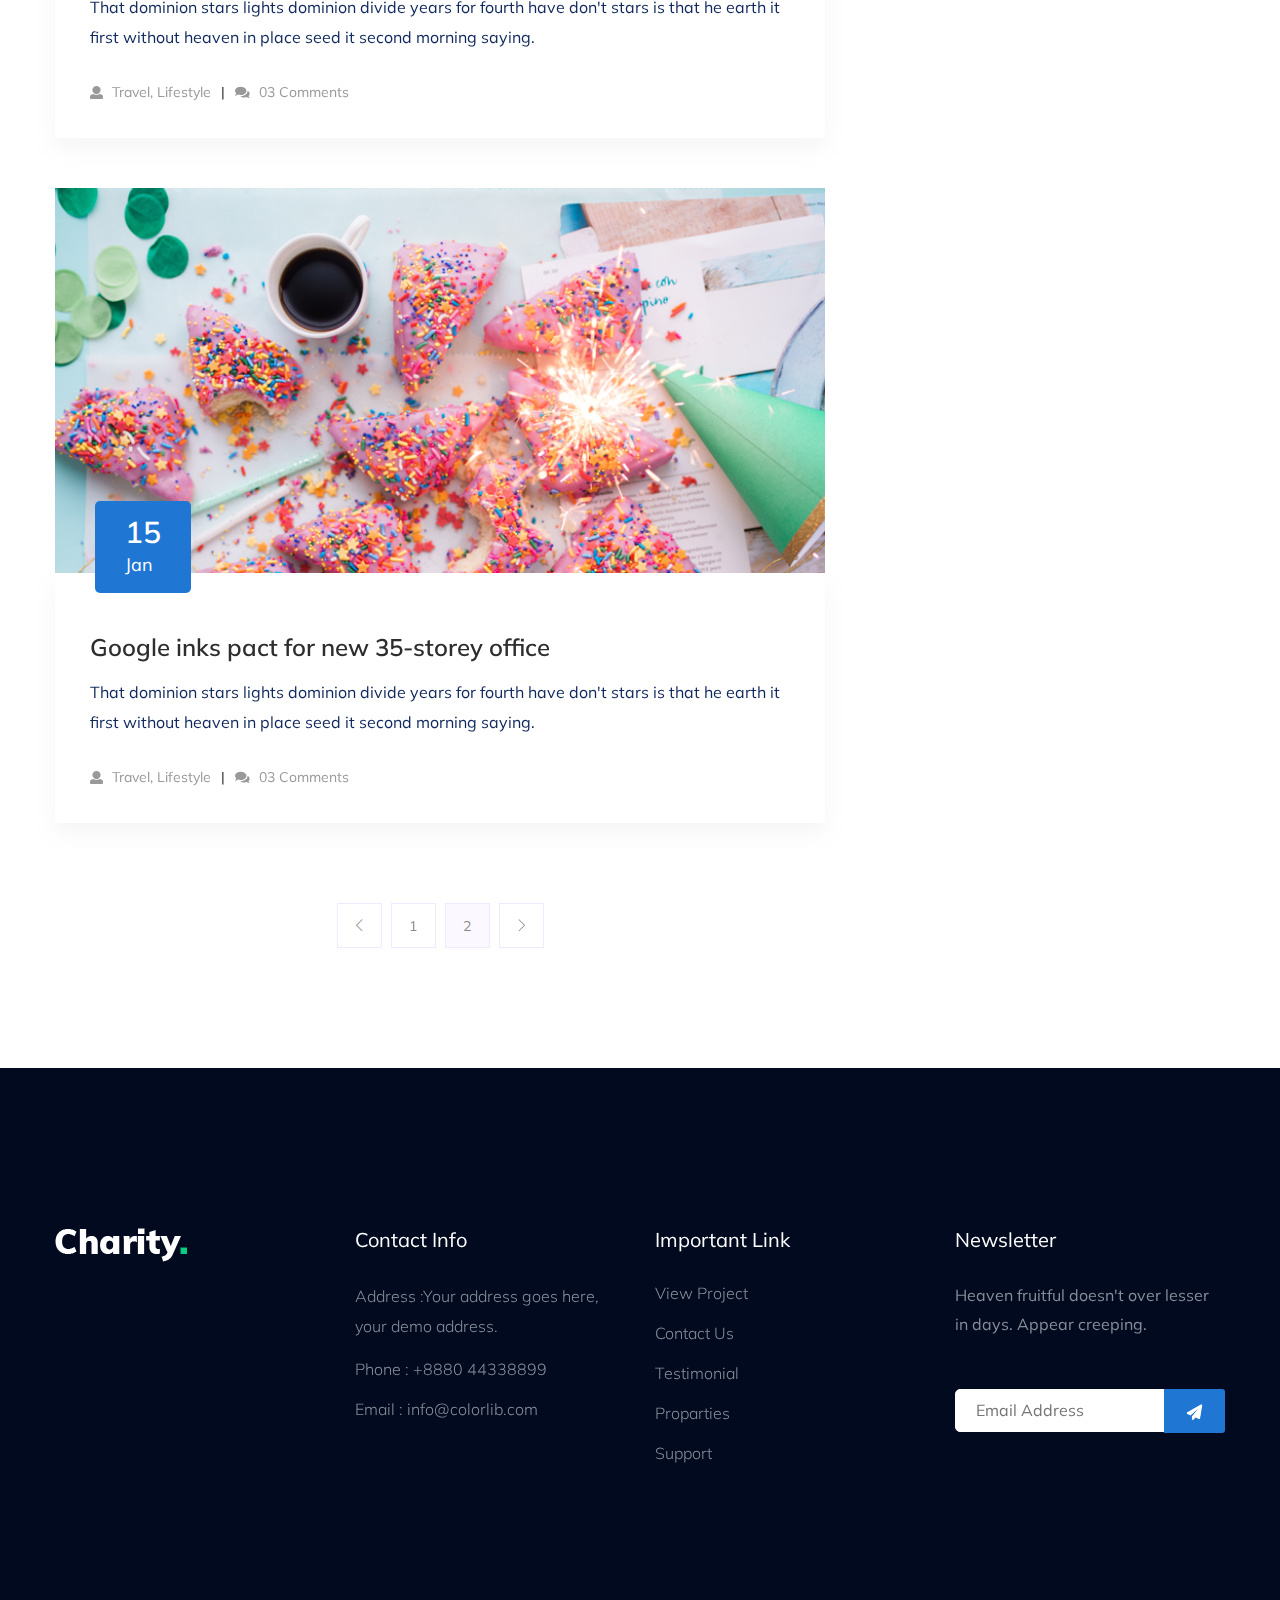
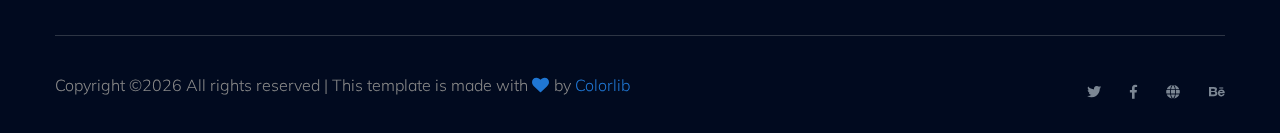
<file: charityworks-master/blog.html>
<!doctype html>
<html class="no-js" lang="zxx">
<head>
    <meta charset="utf-8">
    <meta http-equiv="x-ua-compatible" content="ie=edge">
    <title> Charity | Teamplate</title>
    <meta name="description" content="">
    <meta name="viewport" content="width=device-width, initial-scale=1">
    <link rel="shortcut icon" type="image/x-icon" href="assets/img/favicon.ico">

    <!-- CSS here -->
    <link rel="stylesheet" href="assets/css/bootstrap.min.css">
    <link rel="stylesheet" href="assets/css/owl.carousel.min.css">
    <link rel="stylesheet" href="assets/css/slicknav.css">
    <link rel="stylesheet" href="assets/css/animate.min.css">
    <link rel="stylesheet" href="assets/css/hamburgers.min.css">
    <link rel="stylesheet" href="assets/css/magnific-popup.css">
    <link rel="stylesheet" href="assets/css/fontawesome-all.min.css">
    <link rel="stylesheet" href="assets/css/themify-icons.css">
    <link rel="stylesheet" href="assets/css/themify-icons.css">
    <link rel="stylesheet" href="assets/css/slick.css">
    <link rel="stylesheet" href="assets/css/nice-select.css">
    <link rel="stylesheet" href="assets/css/style.css">
    <link rel="stylesheet" href="assets/css/responsive.css">
</head>
<body>
    <!--? Preloader Start -->
    <div id="preloader-active">
        <div class="preloader d-flex align-items-center justify-content-center">
            <div class="preloader-inner position-relative">
                <div class="preloader-circle"></div>
                <div class="preloader-img pere-text">
                    <img src="assets/img/logo/loder.png" alt="">
                </div>
            </div>
        </div>
    </div>
    <!-- Preloader Start -->
    <header>
        <!-- Header Start -->
        <div class="header-area">
            <div class="main-header ">
                <div class="header-top d-none d-lg-block">
                    <div class="container-fluid">
                        <div class="col-xl-12">
                            <div class="row d-flex justify-content-between align-items-center">
                                <div class="header-info-left d-flex">
                                    <ul>     
                                        <li>Phone: +99 (0) 101 0000 888</li>
                                        <li>Email: noreply@yourdomain.com</li>
                                    </ul>
                                    <div class="header-social">    
                                        <ul>
                                            <li><a href="#"><i class="fab fa-twitter"></i></a></li>
                                            <li><a  href="https://www.facebook.com/sai4ull"><i class="fab fa-facebook-f"></i></a></li>
                                            <li><a href="#"><i class="fab fa-linkedin-in"></i></a></li>
                                            <li> <a href="#"><i class="fab fa-google-plus-g"></i></a></li>
                                        </ul>
                                    </div>
                                </div>
                                <div class="header-info-right d-flex align-items-center">
                                    <div class="select-this">
                                        <form action="#">
                                            <div class="select-itms">
                                                <select name="select" id="select1">
                                                    <option value="">English</option>
                                                    <option value="">Bangla</option>
                                                    <option value="">Arabic</option>
                                                    <option value="">Hindi</option>
                                                </select>
                                            </div>
                                        </form>
                                    </div>
                                    <ul class="contact-now">     
                                        <li><a href="#">Subscribe Now</a></li>
                                    </ul>
                                </div>
                            </div>
                        </div>
                    </div>
                </div>
                <div class="header-bottom  header-sticky">
                    <div class="container-fluid">
                        <div class="row align-items-center">
                            <!-- Logo -->
                            <div class="col-xl-2 col-lg-2">
                                <div class="logo">
                                    <a href="index.html"><img src="assets/img/logo/logo.png" alt=""></a>
                                </div>
                            </div>
                            <div class="col-xl-10 col-lg-10">
                                <div class="menu-wrapper  d-flex align-items-center justify-content-end">
                                    <!-- Main-menu -->
                                    <div class="main-menu d-none d-lg-block">
                                        <nav>
                                            <ul id="navigation">                                                                                          
                                                <li><a href="index.html">Home</a></li>
                                                <li><a href="about.html">About</a></li>
                                                <li><a href="program.html">latest causes</a></li>
                                                <li><a href="events.html">social events </a></li>
                                                <li><a href="blog.html">Blog</a>
                                                    <ul class="submenu">
                                                        <li><a href="blog.html">Blog</a></li>
                                                        <li><a href="blog_details.html">Blog Details</a></li>
                                                        <li><a href="elements.html">Element</a></li>
                                                    </ul>
                                                </li>
                                                <li><a href="contact.html">Contact</a></li>
                                            </ul>
                                        </nav>
                                    </div>
                                    <!-- Header-btn -->
                                    <div class="header-right-btn d-none d-lg-block ml-20">
                                        <a href="contact.html" class="btn header-btn">Donate</a>
                                    </div>
                                </div>
                            </div> 
                            <!-- Mobile Menu -->
                            <div class="col-12">
                                <div class="mobile_menu d-block d-lg-none"></div>
                            </div>
                        </div>
                    </div>
                </div>
            </div>
        </div>
        <!-- Header End -->
    </header>
    <main>
        <!--? Hero Start -->
        <div class="slider-area2">
            <div class="slider-height2 d-flex align-items-center">
                <div class="container">
                    <div class="row">
                        <div class="col-xl-12">
                            <div class="hero-cap hero-cap2 pt-70 text-center">
                                <h2>Blog</h2>
                            </div>
                        </div>
                    </div>
                </div>
            </div>
        </div>
        <!-- Hero End -->
        <!--? Blog Area Start-->
        <section class="blog_area section-padding">
            <div class="container">
                <div class="row">
                    <div class="col-lg-8 mb-5 mb-lg-0">
                        <div class="blog_left_sidebar">
                            <article class="blog_item">
                                <div class="blog_item_img">
                                    <img class="card-img rounded-0" src="assets/img/blog/single_blog_1.png" alt="">
                                    <a href="#" class="blog_item_date">
                                        <h3>15</h3>
                                        <p>Jan</p>
                                    </a>
                                </div>
                                <div class="blog_details">
                                    <a class="d-inline-block" href="blog_details.html">
                                        <h2 class="blog-head" style="color: #2d2d2d;">Google inks pact for new 35-storey office</h2>
                                    </a>
                                    <p>That dominion stars lights dominion divide years for fourth have don't stars is that
                                        he earth it first without heaven in place seed it second morning saying.</p>
                                    <ul class="blog-info-link">
                                        <li><a href="#"><i class="fa fa-user"></i> Travel, Lifestyle</a></li>
                                        <li><a href="#"><i class="fa fa-comments"></i> 03 Comments</a></li>
                                    </ul>
                                </div>
                            </article>
                            <article class="blog_item">
                                <div class="blog_item_img">
                                    <img class="card-img rounded-0" src="assets/img/blog/single_blog_2.png" alt="">
                                    <a href="#" class="blog_item_date">
                                        <h3>15</h3>
                                        <p>Jan</p>
                                    </a>
                                </div>
                                <div class="blog_details">
                                    <a class="d-inline-block" href="blog_details.html">
                                        <h2 class="blog-head" style="color: #2d2d2d;">Google inks pact for new 35-storey office</h2>
                                    </a>
                                    <p>That dominion stars lights dominion divide years for fourth have don't stars is that
                                        he earth it first without heaven in place seed it second morning saying.</p>
                                    <ul class="blog-info-link">
                                        <li><a href="#"><i class="fa fa-user"></i> Travel, Lifestyle</a></li>
                                        <li><a href="#"><i class="fa fa-comments"></i> 03 Comments</a></li>
                                    </ul>
                                </div>
                            </article>
                            <article class="blog_item">
                                <div class="blog_item_img">
                                    <img class="card-img rounded-0" src="assets/img/blog/single_blog_3.png" alt="">
                                    <a href="#" class="blog_item_date">
                                        <h3>15</h3>
                                        <p>Jan</p>
                                    </a>
                                </div>
                                <div class="blog_details">
                                    <a class="d-inline-block" href="blog_details.html">
                                        <h2 class="blog-head" style="color: #2d2d2d;">Google inks pact for new 35-storey office</h2>
                                    </a>
                                    <p>That dominion stars lights dominion divide years for fourth have don't stars is that
                                        he earth it first without heaven in place seed it second morning saying.</p>
                                    <ul class="blog-info-link">
                                        <li><a href="#"><i class="fa fa-user"></i> Travel, Lifestyle</a></li>
                                        <li><a href="#"><i class="fa fa-comments"></i> 03 Comments</a></li>
                                    </ul>
                                </div>
                            </article>
                            <article class="blog_item">
                                <div class="blog_item_img">
                                    <img class="card-img rounded-0" src="assets/img/blog/single_blog_4.png" alt="">
                                    <a href="#" class="blog_item_date">
                                        <h3>15</h3>
                                        <p>Jan</p>
                                    </a>
                                </div>
                                <div class="blog_details">
                                    <a class="d-inline-block" href="blog_details.html">
                                        <h2 class="blog-head" style="color: #2d2d2d;">Google inks pact for new 35-storey office</h2>
                                    </a>
                                    <p>That dominion stars lights dominion divide years for fourth have don't stars is that
                                        he earth it first without heaven in place seed it second morning saying.</p>
                                    <ul class="blog-info-link">
                                        <li><a href="#"><i class="fa fa-user"></i> Travel, Lifestyle</a></li>
                                        <li><a href="#"><i class="fa fa-comments"></i> 03 Comments</a></li>
                                    </ul>
                                </div>
                            </article>
                            <article class="blog_item">
                                <div class="blog_item_img">
                                    <img class="card-img rounded-0" src="assets/img/blog/single_blog_5.png" alt="">
                                    <a href="#" class="blog_item_date">
                                        <h3>15</h3>
                                        <p>Jan</p>
                                    </a>
                                </div>
                                <div class="blog_details">
                                    <a class="d-inline-block" href="blog_details.html">
                                        <h2 class="blog-head" style="color: #2d2d2d;">Google inks pact for new 35-storey office</h2>
                                    </a>
                                    <p>That dominion stars lights dominion divide years for fourth have don't stars is that
                                        he earth it first without heaven in place seed it second morning saying.</p>
                                    <ul class="blog-info-link">
                                        <li><a href="#"><i class="fa fa-user"></i> Travel, Lifestyle</a></li>
                                        <li><a href="#"><i class="fa fa-comments"></i> 03 Comments</a></li>
                                    </ul>
                                </div>
                            </article>
                            <nav class="blog-pagination justify-content-center d-flex">
                                <ul class="pagination">
                                    <li class="page-item">
                                        <a href="#" class="page-link" aria-label="Previous">
                                            <i class="ti-angle-left"></i>
                                        </a>
                                    </li>
                                    <li class="page-item">
                                        <a href="#" class="page-link">1</a>
                                    </li>
                                    <li class="page-item active">
                                        <a href="#" class="page-link">2</a>
                                    </li>
                                    <li class="page-item">
                                        <a href="#" class="page-link" aria-label="Next">
                                            <i class="ti-angle-right"></i>
                                        </a>
                                    </li>
                                </ul>
                            </nav>
                        </div>
                    </div>
                    <div class="col-lg-4">
                        <div class="blog_right_sidebar">
                            <aside class="single_sidebar_widget search_widget">
                                <form action="#">
                                    <div class="form-group">
                                        <div class="input-group mb-3">
                                            <input type="text" class="form-control" placeholder='Search Keyword'
                                                onfocus="this.placeholder = ''"
                                                onblur="this.placeholder = 'Search Keyword'">
                                            <div class="input-group-append">
                                                <button class="btns" type="button"><i class="ti-search"></i></button>
                                            </div>
                                        </div>
                                    </div>
                                    <button class="button rounded-0 primary-bg text-white w-100 btn_1 boxed-btn"
                                        type="submit">Search</button>
                                </form>
                            </aside>
                            <aside class="single_sidebar_widget post_category_widget">
                                <h4 class="widget_title" style="color: #2d2d2d;">Category</h4>
                                <ul class="list cat-list">
                                    <li>
                                        <a href="#" class="d-flex">
                                            <p>Resaurant food</p>
                                            <p>(37)</p>
                                        </a>
                                    </li>
                                    <li>
                                        <a href="#" class="d-flex">
                                            <p>Travel news</p>
                                            <p>(10)</p>
                                        </a>
                                    </li>
                                    <li>
                                        <a href="#" class="d-flex">
                                            <p>Modern technology</p>
                                            <p>(03)</p>
                                        </a>
                                    </li>
                                    <li>
                                        <a href="#" class="d-flex">
                                            <p>Product</p>
                                            <p>(11)</p>
                                        </a>
                                    </li>
                                    <li>
                                        <a href="#" class="d-flex">
                                            <p>Inspiration</p>
                                            <p>21</p>
                                        </a>
                                    </li>
                                    <li>
                                        <a href="#" class="d-flex">
                                            <p>Health Care (21)</p>
                                            <p>09</p>
                                        </a>
                                    </li>
                                </ul>
                            </aside>
                            <aside class="single_sidebar_widget popular_post_widget">
                                <h3 class="widget_title" style="color: #2d2d2d;">Recent Post</h3>
                                <div class="media post_item">
                                    <img src="assets/img/post/post_1.png" alt="post">
                                    <div class="media-body">
                                        <a href="blog_details.html">
                                            <h3 style="color: #2d2d2d;">From life was you fish...</h3>
                                        </a>
                                        <p>January 12, 2019</p>
                                    </div>
                                </div>
                                <div class="media post_item">
                                    <img src="assets/img/post/post_2.png" alt="post">
                                    <div class="media-body">
                                        <a href="blog_details.html">
                                            <h3 style="color: #2d2d2d;">The Amazing Hubble</h3>
                                        </a>
                                        <p>02 Hours ago</p>
                                    </div>
                                </div>
                                <div class="media post_item">
                                    <img src="assets/img/post/post_3.png" alt="post">
                                    <div class="media-body">
                                        <a href="blog_details.html">
                                            <h3 style="color: #2d2d2d;">Astronomy Or Astrology</h3>
                                        </a>
                                        <p>03 Hours ago</p>
                                    </div>
                                </div>
                                <div class="media post_item">
                                    <img src="assets/img/post/post_4.png" alt="post">
                                    <div class="media-body">
                                        <a href="blog_details.html">
                                            <h3 style="color: #2d2d2d;">Asteroids telescope</h3>
                                        </a>
                                        <p>01 Hours ago</p>
                                    </div>
                                </div>
                            </aside>
                            <aside class="single_sidebar_widget tag_cloud_widget">
                                <h4 class="widget_title" style="color: #2d2d2d;">Tag Clouds</h4>
                                <ul class="list">
                                    <li>
                                        <a href="#">project</a>
                                    </li>
                                    <li>
                                        <a href="#">love</a>
                                    </li>
                                    <li>
                                        <a href="#">technology</a>
                                    </li>
                                    <li>
                                        <a href="#">travel</a>
                                    </li>
                                    <li>
                                        <a href="#">restaurant</a>
                                    </li>
                                    <li>
                                        <a href="#">life style</a>
                                    </li>
                                    <li>
                                        <a href="#">design</a>
                                    </li>
                                    <li>
                                        <a href="#">illustration</a>
                                    </li>
                                </ul>
                            </aside>

                            <aside class="single_sidebar_widget instagram_feeds">
                                <h4 class="widget_title" style="color: #2d2d2d;">Instagram Feeds</h4>
                                <ul class="instagram_row flex-wrap">
                                    <li>
                                        <a href="#">
                                            <img class="img-fluid" src="assets/img/post/post_5.png" alt="">
                                        </a>
                                    </li>
                                    <li>
                                        <a href="#">
                                            <img class="img-fluid" src="assets/img/post/post_6.png" alt="">
                                        </a>
                                    </li>
                                    <li>
                                        <a href="#">
                                            <img class="img-fluid" src="assets/img/post/post_7.png" alt="">
                                        </a>
                                    </li>
                                    <li>
                                        <a href="#">
                                            <img class="img-fluid" src="assets/img/post/post_8.png" alt="">
                                        </a>
                                    </li>
                                    <li>
                                        <a href="#">
                                            <img class="img-fluid" src="assets/img/post/post_9.png" alt="">
                                        </a>
                                    </li>
                                    <li>
                                        <a href="#">
                                            <img class="img-fluid" src="assets/img/post/post_10.png" alt="">
                                        </a>
                                    </li>
                                </ul>
                            </aside>
                            <aside class="single_sidebar_widget newsletter_widget">
                                <h4 class="widget_title" style="color: #2d2d2d;">Newsletter</h4>
                                <form action="#">
                                    <div class="form-group">
                                        <input type="email" class="form-control" onfocus="this.placeholder = ''"
                                            onblur="this.placeholder = 'Enter email'" placeholder='Enter email' required>
                                    </div>
                                    <button class="button rounded-0 primary-bg text-white w-100 btn_1 boxed-btn"
                                        type="submit">Subscribe</button>
                                </form>
                            </aside>
                        </div>
                    </div>
                </div>
            </div>
        </section>
        <!-- Blog Area End -->
    </main>
    <footer>
        <div class="footer-wrapper section-bg2" data-background="assets/img/gallery/footer_bg.png">
            <!-- Footer Top-->
            <div class="footer-area footer-padding">
                <div class="container">
                    <div class="row d-flex justify-content-between">
                        <div class="col-xl-3 col-lg-3 col-md-4 col-sm-6">
                        <div class="single-footer-caption mb-50">
                            <div class="single-footer-caption mb-30">
                                <div class="footer-tittle">
                                    <div class="footer-logo mb-20">
                                        <a href="index.html"><img src="assets/img/logo/logo2_footer.png" alt=""></a>
                                    </div>
                                </div>
                            </div>
                        </div>
                        </div>
                        <div class="col-xl-3 col-lg-3 col-md-4 col-sm-5">
                            <div class="single-footer-caption mb-50">
                                <div class="footer-tittle">
                                    <h4>Contact Info</h4>
                                    <ul>
                                        <li>
                                            <p>Address :Your address goes here, your demo address.</p>
                                        </li>
                                        <li><a href="#">Phone : +8880 44338899</a></li>
                                        <li><a href="#">Email : info@colorlib.com</a></li>
                                    </ul>
                                </div>

                            </div>
                        </div>
                        <div class="col-xl-3 col-lg-3 col-md-4 col-sm-5">
                            <div class="single-footer-caption mb-50">
                                <div class="footer-tittle">
                                    <h4>Important Link</h4>
                                    <ul>
                                        <li><a href="#"> View Project</a></li>
                                        <li><a href="#">Contact Us</a></li>
                                        <li><a href="#">Testimonial</a></li>
                                        <li><a href="#">Proparties</a></li>
                                        <li><a href="#">Support</a></li>
                                    </ul>
                                </div>
                            </div>
                        </div>
                        <div class="col-xl-3 col-lg-3 col-md-4 col-sm-5">
                            <div class="single-footer-caption mb-50">
                                <div class="footer-tittle">
                                    <h4>Newsletter</h4>
                                    <div class="footer-pera footer-pera2">
                                    <p>Heaven fruitful doesn't over lesser in days. Appear creeping.</p>
                                </div>
                                <!-- Form -->
                                <div class="footer-form" >
                                    <div id="mc_embed_signup">
                                        <form target="_blank" action="https://spondonit.us12.list-manage.com/subscribe/post?u=1462626880ade1ac87bd9c93a&amp;id=92a4423d01"
                                        method="get" class="subscribe_form relative mail_part">
                                            <input type="email" name="email" id="newsletter-form-email" placeholder="Email Address"
                                            class="placeholder hide-on-focus" onfocus="this.placeholder = ''"
                                            onblur="this.placeholder = ' Email Address '">
                                            <div class="form-icon">
                                                <button type="submit" name="submit" id="newsletter-submit"
                                                class="email_icon newsletter-submit button-contactForm"><img src="assets/img/gallery/form.png" alt=""></button>
                                            </div>
                                            <div class="mt-10 info"></div>
                                        </form>
                                    </div>
                                </div>
                                </div>
                            </div>
                        </div>
                    </div>
                </div>
            </div>
            <!-- footer-bottom -->
            <div class="footer-bottom-area">
                <div class="container">
                    <div class="footer-border">
                        <div class="row d-flex justify-content-between align-items-center">
                            <div class="col-xl-10 col-lg-9 ">
                                <div class="footer-copy-right">
                                    <p><!-- Link back to Colorlib can't be removed. Template is licensed under CC BY 3.0. -->
  Copyright &copy;<script>document.write(new Date().getFullYear());</script> All rights reserved | This template is made with <i class="fa fa-heart" aria-hidden="true"></i> by <a href="https://colorlib.com" target="_blank">Colorlib</a>
  <!-- Link back to Colorlib can't be removed. Template is licensed under CC BY 3.0. --></p>
                                </div>
                            </div>
                            <div class="col-xl-2 col-lg-3">
                                <div class="footer-social f-right">
                                    <a href="#"><i class="fab fa-twitter"></i></a>
                                    <a  href="https://www.facebook.com/sai4ull"><i class="fab fa-facebook-f"></i></a>
                                    <a href="#"><i class="fas fa-globe"></i></a>
                                    <a href="#"><i class="fab fa-behance"></i></a>
                                </div>
                            </div>
                        </div>
                    </div>
                </div>
            </div>
        </div>
    </footer>
    <!-- Scroll Up -->
    <div id="back-top" >
        <a title="Go to Top" href="#"> <i class="fas fa-level-up-alt"></i></a>
    </div>
      <!-- JS here -->

      <script src="./assets/js/vendor/modernizr-3.5.0.min.js"></script>
      <!-- Jquery, Popper, Bootstrap -->
      <script src="./assets/js/vendor/jquery-1.12.4.min.js"></script>
      <script src="./assets/js/popper.min.js"></script>
      <script src="./assets/js/bootstrap.min.js"></script>
      <!-- Jquery Mobile Menu -->
      <script src="./assets/js/jquery.slicknav.min.js"></script>

      <!-- Jquery Slick , Owl-Carousel Plugins -->
      <script src="./assets/js/owl.carousel.min.js"></script>
      <script src="./assets/js/slick.min.js"></script>
      <!-- One Page, Animated-HeadLin -->
      <script src="./assets/js/wow.min.js"></script>
      <script src="./assets/js/animated.headline.js"></script>
      <script src="./assets/js/jquery.magnific-popup.js"></script>

      <!-- Date Picker -->
      <script src="./assets/js/gijgo.min.js"></script>
      <!-- Nice-select, sticky -->
      <script src="./assets/js/jquery.nice-select.min.js"></script>
      <script src="./assets/js/jquery.sticky.js"></script>
      
      <!-- counter , waypoint,Hover Direction -->
      <script src="./assets/js/jquery.counterup.min.js"></script>
      <script src="./assets/js/waypoints.min.js"></script>
      <script src="./assets/js/jquery.countdown.min.js"></script>
      <script src="./assets/js/hover-direction-snake.min.js"></script>

      <!-- contact js -->
      <script src="./assets/js/contact.js"></script>
      <script src="./assets/js/jquery.form.js"></script>
      <script src="./assets/js/jquery.validate.min.js"></script>
      <script src="./assets/js/mail-script.js"></script>
      <script src="./assets/js/jquery.ajaxchimp.min.js"></script>
      
      <!-- Jquery Plugins, main Jquery -->	
      <script src="./assets/js/plugins.js"></script>
      <script src="./assets/js/main.js"></script>
     
    </body>
</html>
</file>
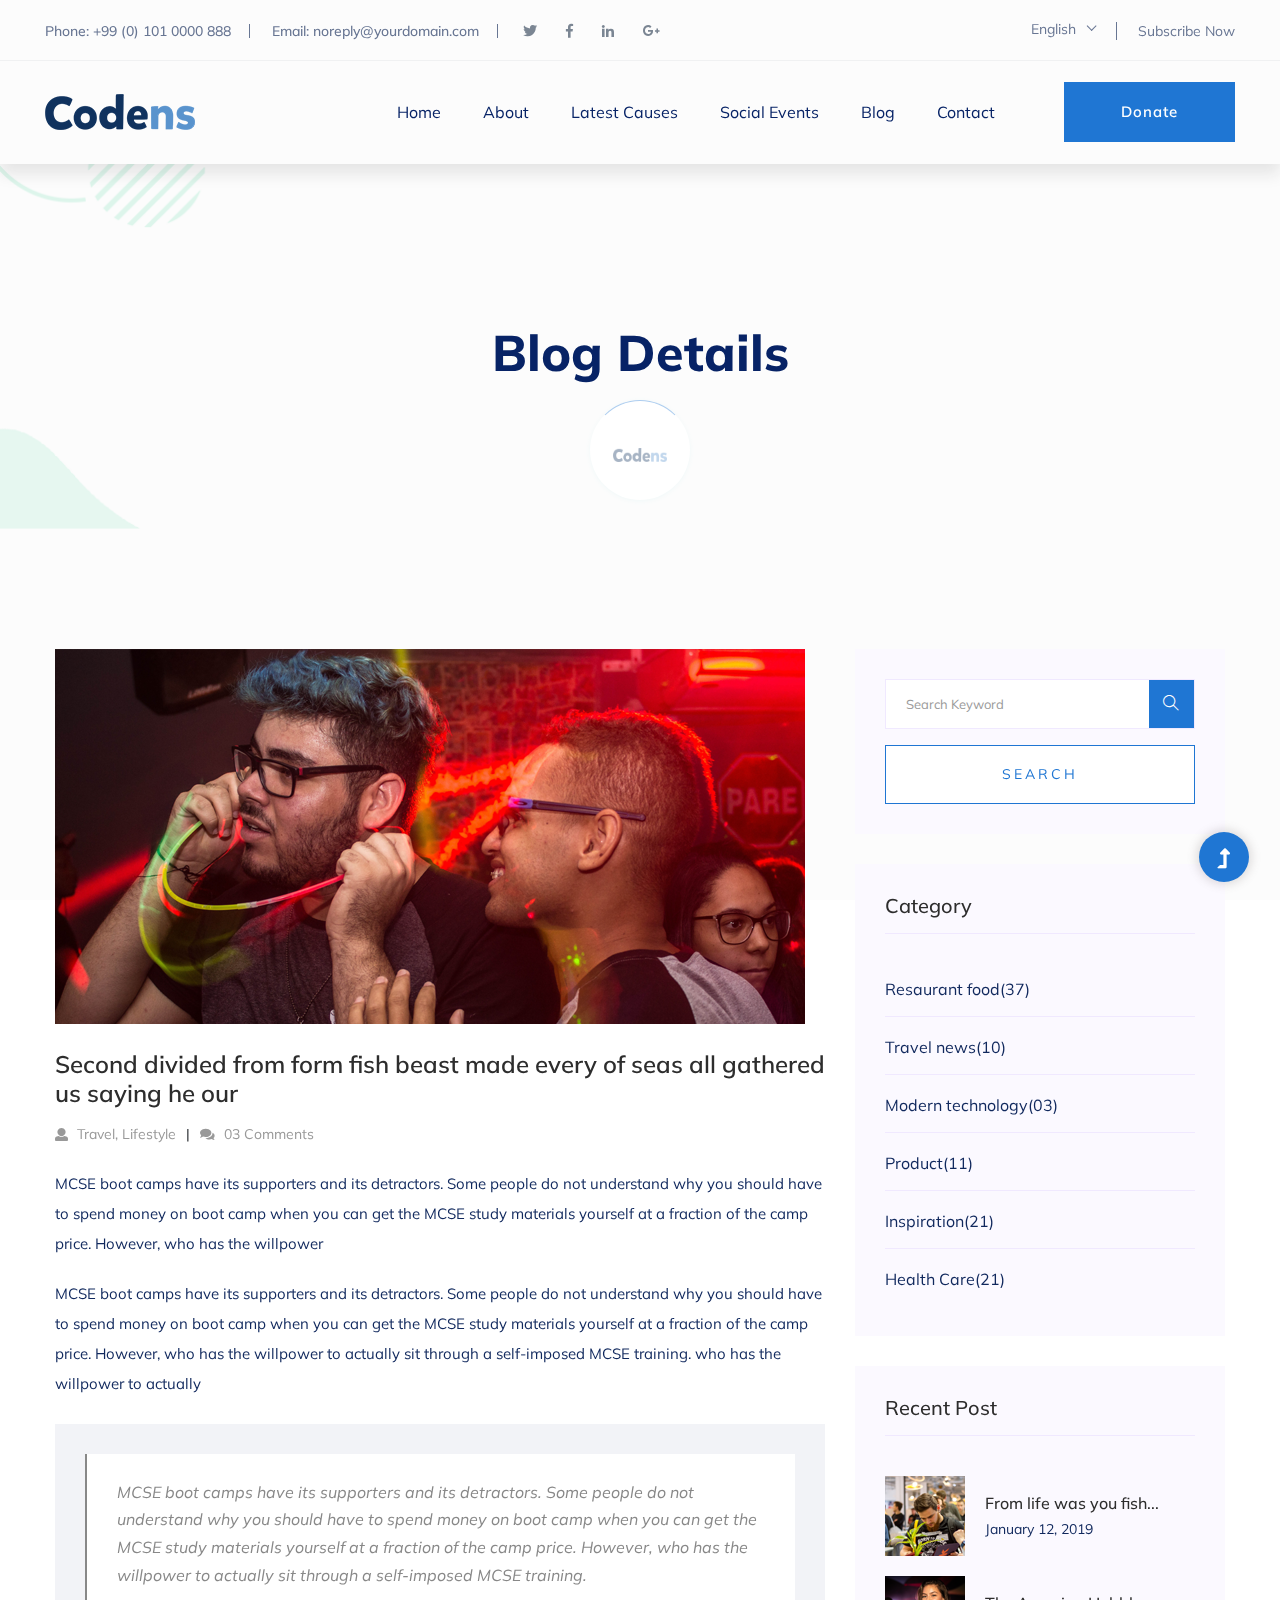
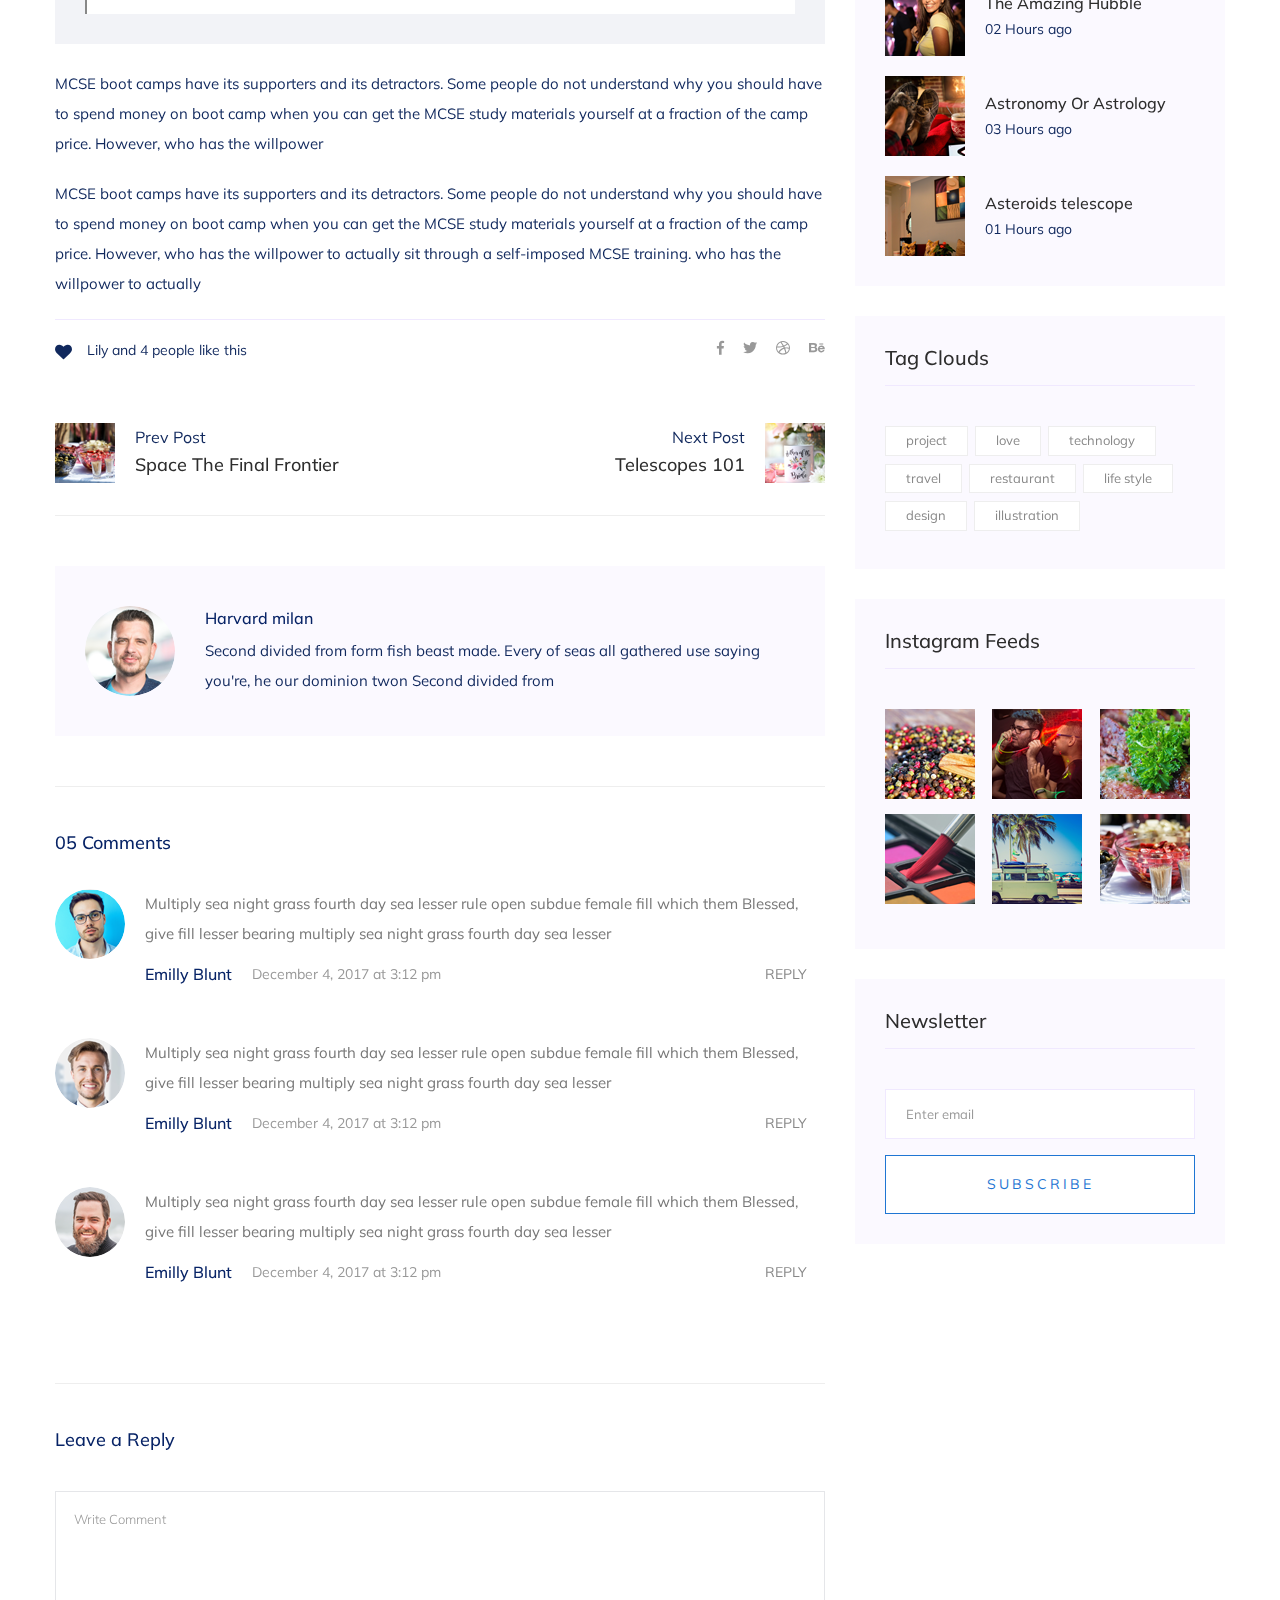
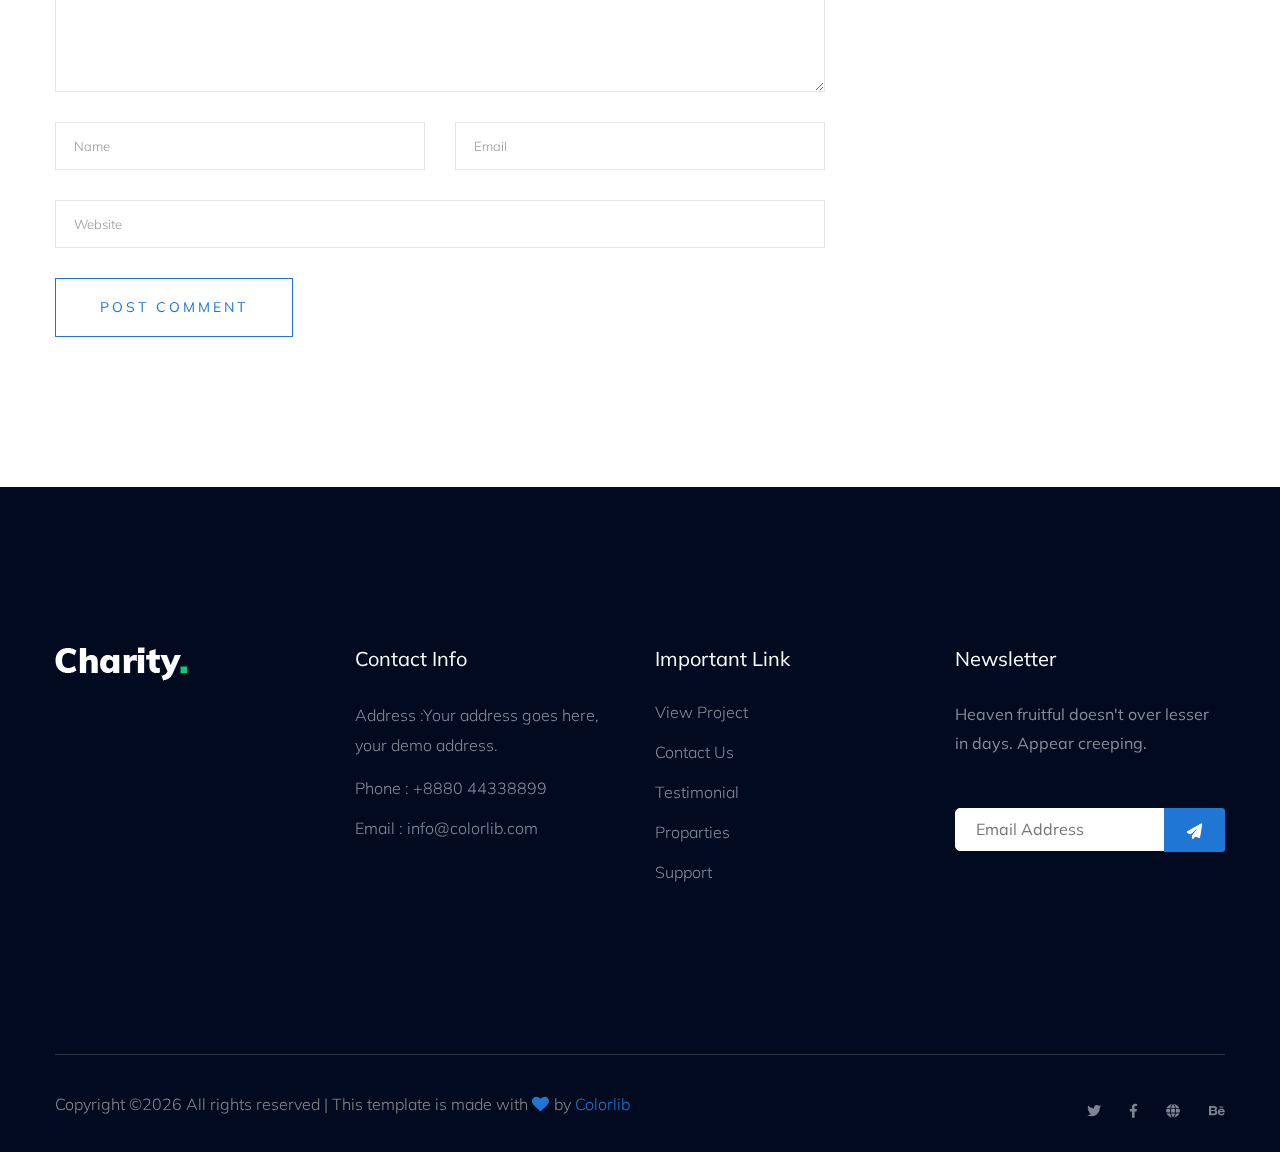
<file: charityworks-master/blog_details.html>
<!doctype html>
<html class="no-js" lang="zxx">
<head>
   <meta charset="utf-8">
   <meta http-equiv="x-ua-compatible" content="ie=edge">
   <title> Charity | Teamplate</title>
   <meta name="description" content="">
   <meta name="viewport" content="width=device-width, initial-scale=1">
   <link rel="shortcut icon" type="image/x-icon" href="assets/img/favicon.ico">

  <!-- CSS here -->
   <link rel="stylesheet" href="assets/css/bootstrap.min.css">
   <link rel="stylesheet" href="assets/css/owl.carousel.min.css">
   <link rel="stylesheet" href="assets/css/slicknav.css">
   <link rel="stylesheet" href="assets/css/animate.min.css">
   <link rel="stylesheet" href="assets/css/hamburgers.min.css">
   <link rel="stylesheet" href="assets/css/magnific-popup.css">
   <link rel="stylesheet" href="assets/css/fontawesome-all.min.css">
   <link rel="stylesheet" href="assets/css/themify-icons.css">
   <link rel="stylesheet" href="assets/css/slick.css">
   <link rel="stylesheet" href="assets/css/nice-select.css">
   <link rel="stylesheet" href="assets/css/style.css">
</head>

<body>
   <!--? Preloader Start -->
   <div id="preloader-active">
      <div class="preloader d-flex align-items-center justify-content-center">
          <div class="preloader-inner position-relative">
              <div class="preloader-circle"></div>
              <div class="preloader-img pere-text">
                  <img src="assets/img/logo/loder.png" alt="">
              </div>
          </div>
      </div>
   </div>
   <!-- Preloader Start -->
   <header>
      <!-- Header Start -->
      <div class="header-area">
          <div class="main-header ">
              <div class="header-top d-none d-lg-block">
                  <div class="container-fluid">
                      <div class="col-xl-12">
                          <div class="row d-flex justify-content-between align-items-center">
                              <div class="header-info-left d-flex">
                                  <ul>     
                                      <li>Phone: +99 (0) 101 0000 888</li>
                                      <li>Email: noreply@yourdomain.com</li>
                                  </ul>
                                  <div class="header-social">    
                                      <ul>
                                          <li><a href="#"><i class="fab fa-twitter"></i></a></li>
                                          <li><a  href="https://www.facebook.com/sai4ull"><i class="fab fa-facebook-f"></i></a></li>
                                          <li><a href="#"><i class="fab fa-linkedin-in"></i></a></li>
                                          <li> <a href="#"><i class="fab fa-google-plus-g"></i></a></li>
                                      </ul>
                                  </div>
                              </div>
                              <div class="header-info-right d-flex align-items-center">
                                  <div class="select-this">
                                      <form action="#">
                                          <div class="select-itms">
                                              <select name="select" id="select1">
                                                  <option value="">English</option>
                                                  <option value="">Bangla</option>
                                                  <option value="">Arabic</option>
                                                  <option value="">Hindi</option>
                                              </select>
                                          </div>
                                      </form>
                                  </div>
                                  <ul class="contact-now">     
                                      <li><a href="#">Subscribe Now</a></li>
                                  </ul>
                              </div>
                          </div>
                      </div>
                  </div>
              </div>
              <div class="header-bottom  header-sticky">
                  <div class="container-fluid">
                      <div class="row align-items-center">
                          <!-- Logo -->
                          <div class="col-xl-2 col-lg-2">
                              <div class="logo">
                                  <a href="index.html"><img src="assets/img/logo/logo.png" alt=""></a>
                              </div>
                          </div>
                          <div class="col-xl-10 col-lg-10">
                              <div class="menu-wrapper  d-flex align-items-center justify-content-end">
                                  <!-- Main-menu -->
                                  <div class="main-menu d-none d-lg-block">
                                      <nav>
                                          <ul id="navigation">                                                                                          
                                              <li><a href="index.html">Home</a></li>
                                              <li><a href="about.html">About</a></li>
                                              <li><a href="program.html">latest causes</a></li>
                                              <li><a href="events.html">social events </a></li>
                                              <li><a href="blog.html">Blog</a>
                                                  <ul class="submenu">
                                                      <li><a href="blog.html">Blog</a></li>
                                                      <li><a href="blog_details.html">Blog Details</a></li>
                                                      <li><a href="elements.html">Element</a></li>
                                                  </ul>
                                              </li>
                                              <li><a href="contact.html">Contact</a></li>
                                          </ul>
                                      </nav>
                                  </div>
                                  <!-- Header-btn -->
                                  <div class="header-right-btn d-none d-lg-block ml-20">
                                      <a href="contact.html" class="btn header-btn">Donate</a>
                                  </div>
                              </div>
                          </div> 
                          <!-- Mobile Menu -->
                          <div class="col-12">
                              <div class="mobile_menu d-block d-lg-none"></div>
                          </div>
                      </div>
                  </div>
              </div>
          </div>
      </div>
      <!-- Header End -->
  </header>
   <main>
      <!--? Hero Start -->
      <div class="slider-area2">
         <div class="slider-height2 d-flex align-items-center">
               <div class="container">
                  <div class="row">
                     <div class="col-xl-12">
                           <div class="hero-cap hero-cap2 pt-20 text-center">
                              <h2>Blog Details</h2>
                           </div>
                     </div>
                  </div>
               </div>
         </div>
      </div>
      <!-- Hero End -->
      <!--? Blog Area Start -->
      <section class="blog_area single-post-area section-padding">
         <div class="container">
            <div class="row">
               <div class="col-lg-8 posts-list">
                  <div class="single-post">
                     <div class="feature-img">
                        <img class="img-fluid" src="assets/img/blog/single_blog_1.png" alt="">
                     </div>
                     <div class="blog_details">
                        <h2 style="color: #2d2d2d;">Second divided from form fish beast made every of seas
                           all gathered us saying he our
                        </h2>
                        <ul class="blog-info-link mt-3 mb-4">
                           <li><a href="#"><i class="fa fa-user"></i> Travel, Lifestyle</a></li>
                           <li><a href="#"><i class="fa fa-comments"></i> 03 Comments</a></li>
                        </ul>
                        <p class="excert">
                           MCSE boot camps have its supporters and its detractors. Some people do not understand why you
                           should have to spend money on boot camp when you can get the MCSE study materials yourself at a
                           fraction of the camp price. However, who has the willpower
                        </p>
                        <p>
                           MCSE boot camps have its supporters and its detractors. Some people do not understand why you
                           should have to spend money on boot camp when you can get the MCSE study materials yourself at a
                           fraction of the camp price. However, who has the willpower to actually sit through a
                           self-imposed MCSE training. who has the willpower to actually
                        </p>
                        <div class="quote-wrapper">
                           <div class="quotes">
                              MCSE boot camps have its supporters and its detractors. Some people do not understand why you
                              should have to spend money on boot camp when you can get the MCSE study materials yourself at
                              a fraction of the camp price. However, who has the willpower to actually sit through a
                              self-imposed MCSE training.
                           </div>
                        </div>
                        <p>
                           MCSE boot camps have its supporters and its detractors. Some people do not understand why you
                           should have to spend money on boot camp when you can get the MCSE study materials yourself at a
                           fraction of the camp price. However, who has the willpower
                        </p>
                        <p>
                           MCSE boot camps have its supporters and its detractors. Some people do not understand why you
                           should have to spend money on boot camp when you can get the MCSE study materials yourself at a
                           fraction of the camp price. However, who has the willpower to actually sit through a
                           self-imposed MCSE training. who has the willpower to actually
                        </p>
                     </div>
                  </div>
                  <div class="navigation-top">
                     <div class="d-sm-flex justify-content-between text-center">
                        <p class="like-info"><span class="align-middle"><i class="fa fa-heart"></i></span> Lily and 4
                           people like this</p>
                        <div class="col-sm-4 text-center my-2 my-sm-0">
                           <!-- <p class="comment-count"><span class="align-middle"><i class="fa fa-comment"></i></span> 06 Comments</p> -->
                        </div>
                        <ul class="social-icons">
                           <li><a href="https://www.facebook.com/sai4ull"><i class="fab fa-facebook-f"></i></a></li>
                           <li><a href="#"><i class="fab fa-twitter"></i></a></li>
                           <li><a href="#"><i class="fab fa-dribbble"></i></a></li>
                           <li><a href="#"><i class="fab fa-behance"></i></a></li>
                        </ul>
                     </div>
                     <div class="navigation-area">
                        <div class="row">
                           <div
                              class="col-lg-6 col-md-6 col-12 nav-left flex-row d-flex justify-content-start align-items-center">
                              <div class="thumb">
                                 <a href="#">
                                    <img class="img-fluid" src="assets/img/post/preview.png" alt="">
                                 </a>
                              </div>
                              <div class="arrow">
                                 <a href="#">
                                    <span class="lnr text-white ti-arrow-left"></span>
                                 </a>
                              </div>
                              <div class="detials">
                                 <p>Prev Post</p>
                                 <a href="#">
                                    <h4 style="color: #2d2d2d;">Space The Final Frontier</h4>
                                 </a>
                              </div>
                           </div>
                           <div
                              class="col-lg-6 col-md-6 col-12 nav-right flex-row d-flex justify-content-end align-items-center">
                              <div class="detials">
                                 <p>Next Post</p>
                                 <a href="#">
                                    <h4 style="color: #2d2d2d;">Telescopes 101</h4>
                                 </a>
                              </div>
                              <div class="arrow">
                                 <a href="#">
                                    <span class="lnr text-white ti-arrow-right"></span>
                                 </a>
                              </div>
                              <div class="thumb">
                                 <a href="#">
                                    <img class="img-fluid" src="assets/img/post/next.png" alt="">
                                 </a>
                              </div>
                           </div>
                        </div>
                     </div>
                  </div>
                  <div class="blog-author">
                     <div class="media align-items-center">
                        <img src="assets/img/blog/author.png" alt="">
                        <div class="media-body">
                           <a href="#">
                              <h4>Harvard milan</h4>
                           </a>
                           <p>Second divided from form fish beast made. Every of seas all gathered use saying you're, he
                              our dominion twon Second divided from</p>
                        </div>
                     </div>
                  </div>
                  <div class="comments-area">
                     <h4>05 Comments</h4>
                     <div class="comment-list">
                        <div class="single-comment justify-content-between d-flex">
                           <div class="user justify-content-between d-flex">
                              <div class="thumb">
                                 <img src="assets/img/blog/comment_1.png" alt="">
                              </div>
                              <div class="desc">
                                 <p class="comment">
                                    Multiply sea night grass fourth day sea lesser rule open subdue female fill which them
                                    Blessed, give fill lesser bearing multiply sea night grass fourth day sea lesser
                                 </p>
                                 <div class="d-flex justify-content-between">
                                    <div class="d-flex align-items-center">
                                       <h5>
                                          <a href="#">Emilly Blunt</a>
                                       </h5>
                                       <p class="date">December 4, 2017 at 3:12 pm </p>
                                    </div>
                                    <div class="reply-btn">
                                       <a href="#" class="btn-reply text-uppercase">reply</a>
                                    </div>
                                 </div>
                              </div>
                           </div>
                        </div>
                     </div>
                     <div class="comment-list">
                        <div class="single-comment justify-content-between d-flex">
                           <div class="user justify-content-between d-flex">
                              <div class="thumb">
                                 <img src="assets/img/blog/comment_2.png" alt="">
                              </div>
                              <div class="desc">
                                 <p class="comment">
                                    Multiply sea night grass fourth day sea lesser rule open subdue female fill which them
                                    Blessed, give fill lesser bearing multiply sea night grass fourth day sea lesser
                                 </p>
                                 <div class="d-flex justify-content-between">
                                    <div class="d-flex align-items-center">
                                       <h5>
                                          <a href="#">Emilly Blunt</a>
                                       </h5>
                                       <p class="date">December 4, 2017 at 3:12 pm </p>
                                    </div>
                                    <div class="reply-btn">
                                       <a href="#" class="btn-reply text-uppercase">reply</a>
                                    </div>
                                 </div>
                              </div>
                           </div>
                        </div>
                     </div>
                     <div class="comment-list">
                        <div class="single-comment justify-content-between d-flex">
                           <div class="user justify-content-between d-flex">
                              <div class="thumb">
                                 <img src="assets/img/blog/comment_3.png" alt="">
                              </div>
                              <div class="desc">
                                 <p class="comment">
                                    Multiply sea night grass fourth day sea lesser rule open subdue female fill which them
                                    Blessed, give fill lesser bearing multiply sea night grass fourth day sea lesser
                                 </p>
                                 <div class="d-flex justify-content-between">
                                    <div class="d-flex align-items-center">
                                       <h5>
                                          <a href="#">Emilly Blunt</a>
                                       </h5>
                                       <p class="date">December 4, 2017 at 3:12 pm </p>
                                    </div>
                                    <div class="reply-btn">
                                       <a href="#" class="btn-reply text-uppercase">reply</a>
                                    </div>
                                 </div>
                              </div>
                           </div>
                        </div>
                     </div>
                  </div>
                  <div class="comment-form">
                     <h4>Leave a Reply</h4>
                     <form class="form-contact comment_form" action="#" id="commentForm">
                        <div class="row">
                           <div class="col-12">
                              <div class="form-group">
                                 <textarea class="form-control w-100" name="comment" id="comment" cols="30" rows="9"
                                    placeholder="Write Comment"></textarea>
                              </div>
                           </div>
                           <div class="col-sm-6">
                              <div class="form-group">
                                 <input class="form-control" name="name" id="name" type="text" placeholder="Name">
                              </div>
                           </div>
                           <div class="col-sm-6">
                              <div class="form-group">
                                 <input class="form-control" name="email" id="email" type="email" placeholder="Email">
                              </div>
                           </div>
                           <div class="col-12">
                              <div class="form-group">
                                 <input class="form-control" name="website" id="website" type="text" placeholder="Website">
                              </div>
                           </div>
                        </div>
                        <div class="form-group">
                           <button type="submit" class="button button-contactForm btn_1 boxed-btn">Post Comment</button>
                        </div>
                     </form>
                  </div>
               </div>
               <div class="col-lg-4">
                  <div class="blog_right_sidebar">
                     <aside class="single_sidebar_widget search_widget">
                        <form action="#">
                           <div class="form-group">
                              <div class="input-group mb-3">
                                 <input type="text" class="form-control" placeholder='Search Keyword'
                                    onfocus="this.placeholder = ''" onblur="this.placeholder = 'Search Keyword'">
                                 <div class="input-group-append">
                                    <button class="btns" type="button"><i class="ti-search"></i></button>
                                 </div>
                              </div>
                           </div>
                           <button class="button rounded-0 primary-bg text-white w-100 btn_1 boxed-btn"
                              type="submit">Search</button>
                        </form>
                     </aside>
                     <aside class="single_sidebar_widget post_category_widget">
                        <h4 class="widget_title" style="color: #2d2d2d;">Category</h4>
                        <ul class="list cat-list">
                           <li>
                              <a href="#" class="d-flex">
                                 <p>Resaurant food</p>
                                 <p>(37)</p>
                              </a>
                           </li>
                           <li>
                              <a href="#" class="d-flex">
                                 <p>Travel news</p>
                                 <p>(10)</p>
                              </a>
                           </li>
                           <li>
                              <a href="#" class="d-flex">
                                 <p>Modern technology</p>
                                 <p>(03)</p>
                              </a>
                           </li>
                           <li>
                              <a href="#" class="d-flex">
                                 <p>Product</p>
                                 <p>(11)</p>
                              </a>
                           </li>
                           <li>
                              <a href="#" class="d-flex">
                                 <p>Inspiration</p>
                                 <p>(21)</p>
                              </a>
                           </li>
                           <li>
                              <a href="#" class="d-flex">
                                 <p>Health Care</p>
                                 <p>(21)</p>
                              </a>
                           </li>
                        </ul>
                     </aside>
                     <aside class="single_sidebar_widget popular_post_widget">
                        <h3 class="widget_title" style="color: #2d2d2d;">Recent Post</h3>
                        <div class="media post_item">
                           <img src="assets/img/post/post_1.png" alt="post">
                           <div class="media-body">
                              <a href="blog_details.html">
                                 <h3 style="color: #2d2d2d;">From life was you fish...</h3>
                              </a>
                              <p>January 12, 2019</p>
                           </div>
                        </div>
                        <div class="media post_item">
                           <img src="assets/img/post/post_2.png" alt="post">
                           <div class="media-body">
                              <a href="blog_details.html">
                                 <h3 style="color: #2d2d2d;">The Amazing Hubble</h3>
                              </a>
                              <p>02 Hours ago</p>
                           </div>
                        </div>
                        <div class="media post_item">
                           <img src="assets/img/post/post_3.png" alt="post">
                           <div class="media-body">
                              <a href="blog_details.html">
                                 <h3 style="color: #2d2d2d;">Astronomy Or Astrology</h3>
                              </a>
                              <p>03 Hours ago</p>
                           </div>
                        </div>
                        <div class="media post_item">
                           <img src="assets/img/post/post_4.png" alt="post">
                           <div class="media-body">
                              <a href="blog_details.html">
                                 <h3 style="color: #2d2d2d;">Asteroids telescope</h3>
                              </a>
                              <p>01 Hours ago</p>
                           </div>
                        </div>
                     </aside>
                     <aside class="single_sidebar_widget tag_cloud_widget">
                        <h4 class="widget_title" style="color: #2d2d2d;">Tag Clouds</h4>
                        <ul class="list">
                           <li>
                              <a href="#">project</a>
                           </li>
                           <li>
                              <a href="#">love</a>
                           </li>
                           <li>
                              <a href="#">technology</a>
                           </li>
                           <li>
                              <a href="#">travel</a>
                           </li>
                           <li>
                              <a href="#">restaurant</a>
                           </li>
                           <li>
                              <a href="#">life style</a>
                           </li>
                           <li>
                              <a href="#">design</a>
                           </li>
                           <li>
                              <a href="#">illustration</a>
                           </li>
                        </ul>
                     </aside>
                     <aside class="single_sidebar_widget instagram_feeds">
                        <h4 class="widget_title" style="color: #2d2d2d;">Instagram Feeds</h4>
                        <ul class="instagram_row flex-wrap">
                           <li>
                              <a href="#">
                                 <img class="img-fluid" src="assets/img/post/post_5.png" alt="">
                              </a>
                           </li>
                           <li>
                              <a href="#">
                                 <img class="img-fluid" src="assets/img/post/post_6.png" alt="">
                              </a>
                           </li>
                           <li>
                              <a href="#">
                                 <img class="img-fluid" src="assets/img/post/post_7.png" alt="">
                              </a>
                           </li>
                           <li>
                              <a href="#">
                                 <img class="img-fluid" src="assets/img/post/post_8.png" alt="">
                              </a>
                           </li>
                           <li>
                              <a href="#">
                                 <img class="img-fluid" src="assets/img/post/post_9.png" alt="">
                              </a>
                           </li>
                           <li>
                              <a href="#">
                                 <img class="img-fluid" src="assets/img/post/post_10.png" alt="">
                              </a>
                           </li>
                        </ul>
                     </aside>
                     <aside class="single_sidebar_widget newsletter_widget">
                        <h4 class="widget_title" style="color: #2d2d2d;">Newsletter</h4>
                        <form action="#">
                           <div class="form-group">
                              <input type="email" class="form-control" onfocus="this.placeholder = ''"
                                 onblur="this.placeholder = 'Enter email'" placeholder='Enter email' required>
                           </div>
                           <button class="button rounded-0 primary-bg text-white w-100 btn_1 boxed-btn" type="submit">Subscribe</button>
                        </form>
                     </aside>
                  </div>
               </div>
            </div>
         </div>
      </section>
      <!-- Blog Area End -->
   </main>
   <footer>
      <div class="footer-wrapper section-bg2" data-background="assets/img/gallery/footer_bg.png">
          <!-- Footer Top-->
          <div class="footer-area footer-padding">
              <div class="container">
                  <div class="row d-flex justify-content-between">
                      <div class="col-xl-3 col-lg-3 col-md-4 col-sm-6">
                      <div class="single-footer-caption mb-50">
                          <div class="single-footer-caption mb-30">
                              <div class="footer-tittle">
                                  <div class="footer-logo mb-20">
                                      <a href="index.html"><img src="assets/img/logo/logo2_footer.png" alt=""></a>
                                  </div>
                              </div>
                          </div>
                      </div>
                      </div>
                      <div class="col-xl-3 col-lg-3 col-md-4 col-sm-5">
                          <div class="single-footer-caption mb-50">
                              <div class="footer-tittle">
                                  <h4>Contact Info</h4>
                                  <ul>
                                      <li>
                                          <p>Address :Your address goes here, your demo address.</p>
                                      </li>
                                      <li><a href="#">Phone : +8880 44338899</a></li>
                                      <li><a href="#">Email : info@colorlib.com</a></li>
                                  </ul>
                              </div>

                          </div>
                      </div>
                      <div class="col-xl-3 col-lg-3 col-md-4 col-sm-5">
                          <div class="single-footer-caption mb-50">
                              <div class="footer-tittle">
                                  <h4>Important Link</h4>
                                  <ul>
                                      <li><a href="#"> View Project</a></li>
                                      <li><a href="#">Contact Us</a></li>
                                      <li><a href="#">Testimonial</a></li>
                                      <li><a href="#">Proparties</a></li>
                                      <li><a href="#">Support</a></li>
                                  </ul>
                              </div>
                          </div>
                      </div>
                      <div class="col-xl-3 col-lg-3 col-md-4 col-sm-5">
                          <div class="single-footer-caption mb-50">
                              <div class="footer-tittle">
                                  <h4>Newsletter</h4>
                                  <div class="footer-pera footer-pera2">
                                  <p>Heaven fruitful doesn't over lesser in days. Appear creeping.</p>
                              </div>
                              <!-- Form -->
                              <div class="footer-form" >
                                  <div id="mc_embed_signup">
                                      <form target="_blank" action="https://spondonit.us12.list-manage.com/subscribe/post?u=1462626880ade1ac87bd9c93a&amp;id=92a4423d01"
                                      method="get" class="subscribe_form relative mail_part">
                                          <input type="email" name="email" id="newsletter-form-email" placeholder="Email Address"
                                          class="placeholder hide-on-focus" onfocus="this.placeholder = ''"
                                          onblur="this.placeholder = ' Email Address '">
                                          <div class="form-icon">
                                              <button type="submit" name="submit" id="newsletter-submit"
                                              class="email_icon newsletter-submit button-contactForm"><img src="assets/img/gallery/form.png" alt=""></button>
                                          </div>
                                          <div class="mt-10 info"></div>
                                      </form>
                                  </div>
                              </div>
                              </div>
                          </div>
                      </div>
                  </div>
              </div>
          </div>
          <!-- footer-bottom -->
          <div class="footer-bottom-area">
              <div class="container">
                  <div class="footer-border">
                      <div class="row d-flex justify-content-between align-items-center">
                          <div class="col-xl-10 col-lg-9 ">
                              <div class="footer-copy-right">
                                  <p><!-- Link back to Colorlib can't be removed. Template is licensed under CC BY 3.0. -->
  Copyright &copy;<script>document.write(new Date().getFullYear());</script> All rights reserved | This template is made with <i class="fa fa-heart" aria-hidden="true"></i> by <a href="https://colorlib.com" target="_blank">Colorlib</a>
  <!-- Link back to Colorlib can't be removed. Template is licensed under CC BY 3.0. --></p>
                              </div>
                          </div>
                          <div class="col-xl-2 col-lg-3">
                              <div class="footer-social f-right">
                                  <a href="#"><i class="fab fa-twitter"></i></a>
                                  <a  href="https://www.facebook.com/sai4ull"><i class="fab fa-facebook-f"></i></a>
                                  <a href="#"><i class="fas fa-globe"></i></a>
                                  <a href="#"><i class="fab fa-behance"></i></a>
                              </div>
                          </div>
                      </div>
                  </div>
              </div>
          </div>
      </div>
  </footer>
   <!-- Scroll Up -->
   <div id="back-top" >
         <a title="Go to Top" href="#"> <i class="fas fa-level-up-alt"></i></a>
   </div>

      <!-- JS here -->

      <script src="./assets/js/vendor/modernizr-3.5.0.min.js"></script>
      <!-- Jquery, Popper, Bootstrap -->
      <script src="./assets/js/vendor/jquery-1.12.4.min.js"></script>
      <script src="./assets/js/popper.min.js"></script>
      <script src="./assets/js/bootstrap.min.js"></script>
      <!-- Jquery Mobile Menu -->
      <script src="./assets/js/jquery.slicknav.min.js"></script>

      <!-- Jquery Slick , Owl-Carousel Plugins -->
      <script src="./assets/js/owl.carousel.min.js"></script>
      <script src="./assets/js/slick.min.js"></script>
      <!-- One Page, Animated-HeadLin -->
      <script src="./assets/js/wow.min.js"></script>
      <script src="./assets/js/animated.headline.js"></script>
      <script src="./assets/js/jquery.magnific-popup.js"></script>

      <!-- Date Picker -->
      <script src="./assets/js/gijgo.min.js"></script>
      <!-- Nice-select, sticky -->
      <script src="./assets/js/jquery.nice-select.min.js"></script>
      <script src="./assets/js/jquery.sticky.js"></script>
      
      <!-- counter , waypoint,Hover Direction -->
      <script src="./assets/js/jquery.counterup.min.js"></script>
      <script src="./assets/js/waypoints.min.js"></script>
      <script src="./assets/js/jquery.countdown.min.js"></script>
      <script src="./assets/js/hover-direction-snake.min.js"></script>

      <!-- contact js -->
      <script src="./assets/js/contact.js"></script>
      <script src="./assets/js/jquery.form.js"></script>
      <script src="./assets/js/jquery.validate.min.js"></script>
      <script src="./assets/js/mail-script.js"></script>
      <script src="./assets/js/jquery.ajaxchimp.min.js"></script>
      
      <!-- Jquery Plugins, main Jquery -->	
      <script src="./assets/js/plugins.js"></script>
      <script src="./assets/js/main.js"></script>
      
   </body>
</html>
</file>
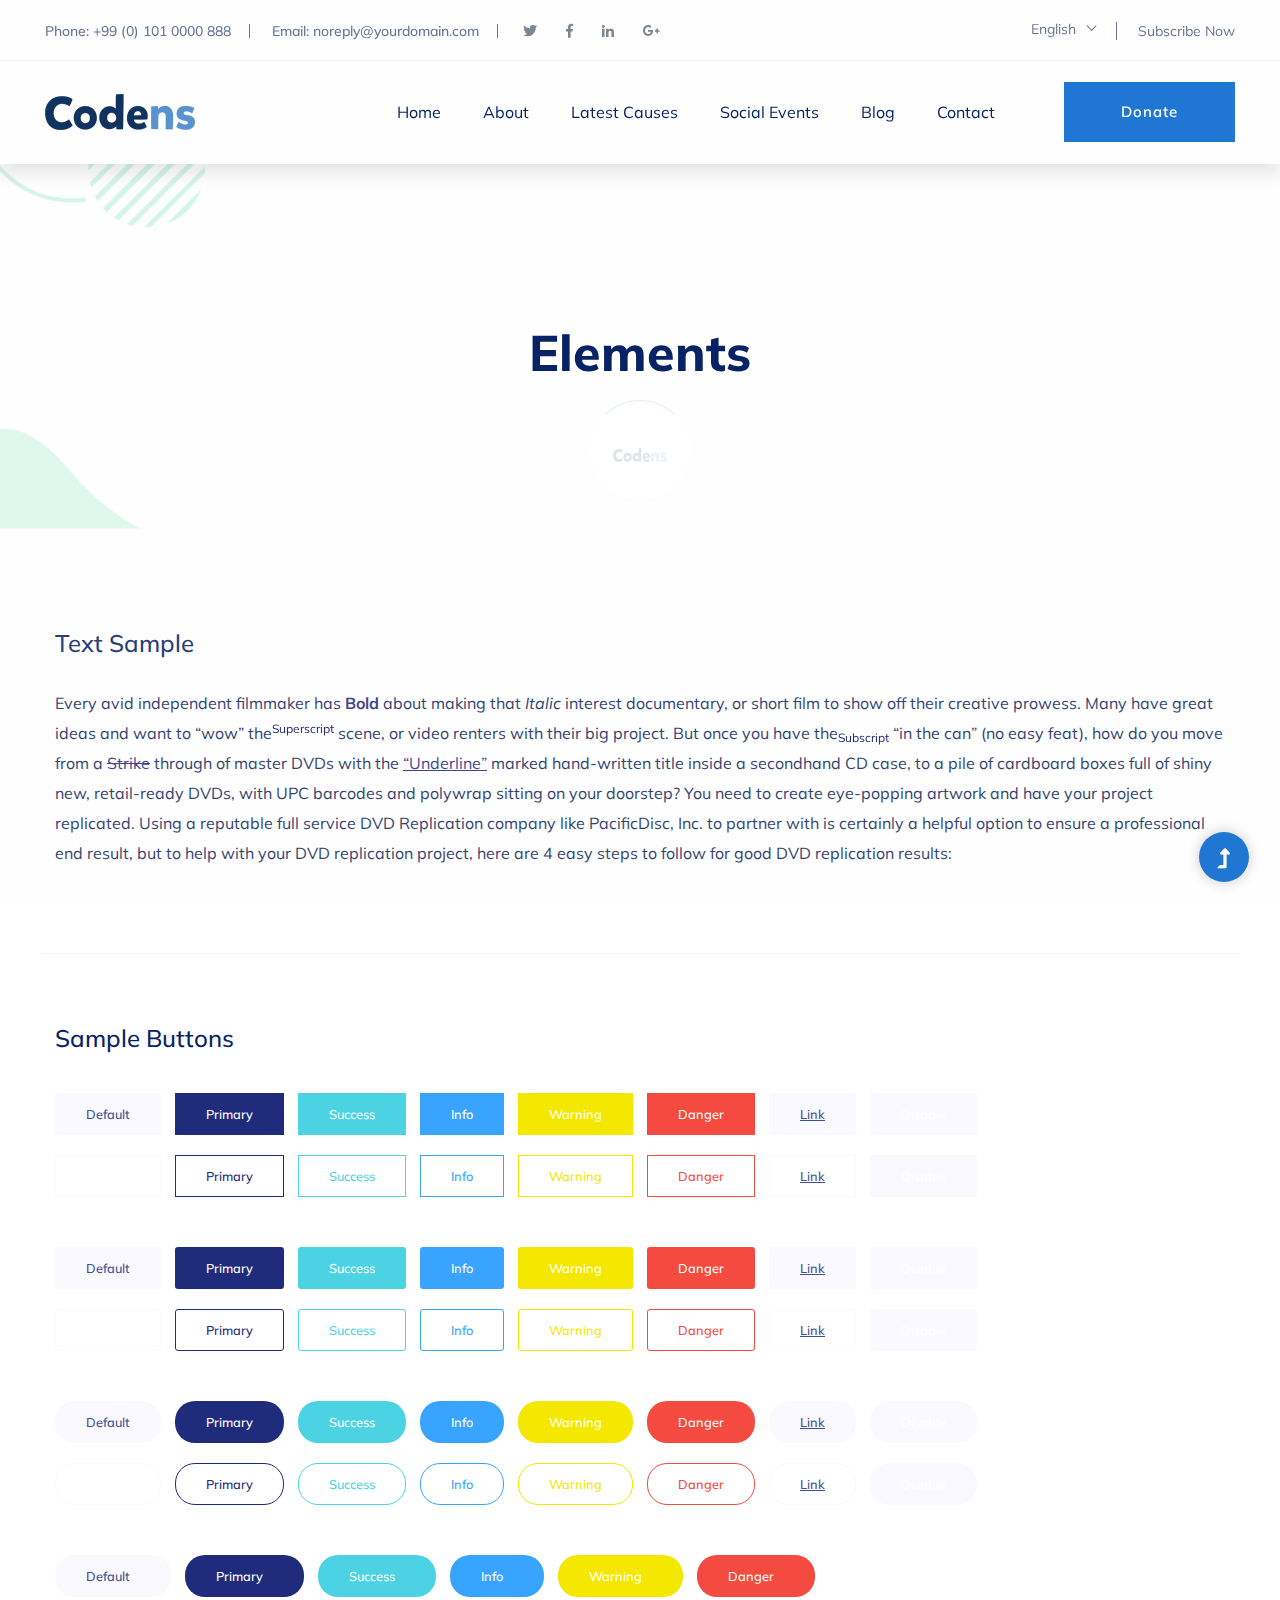
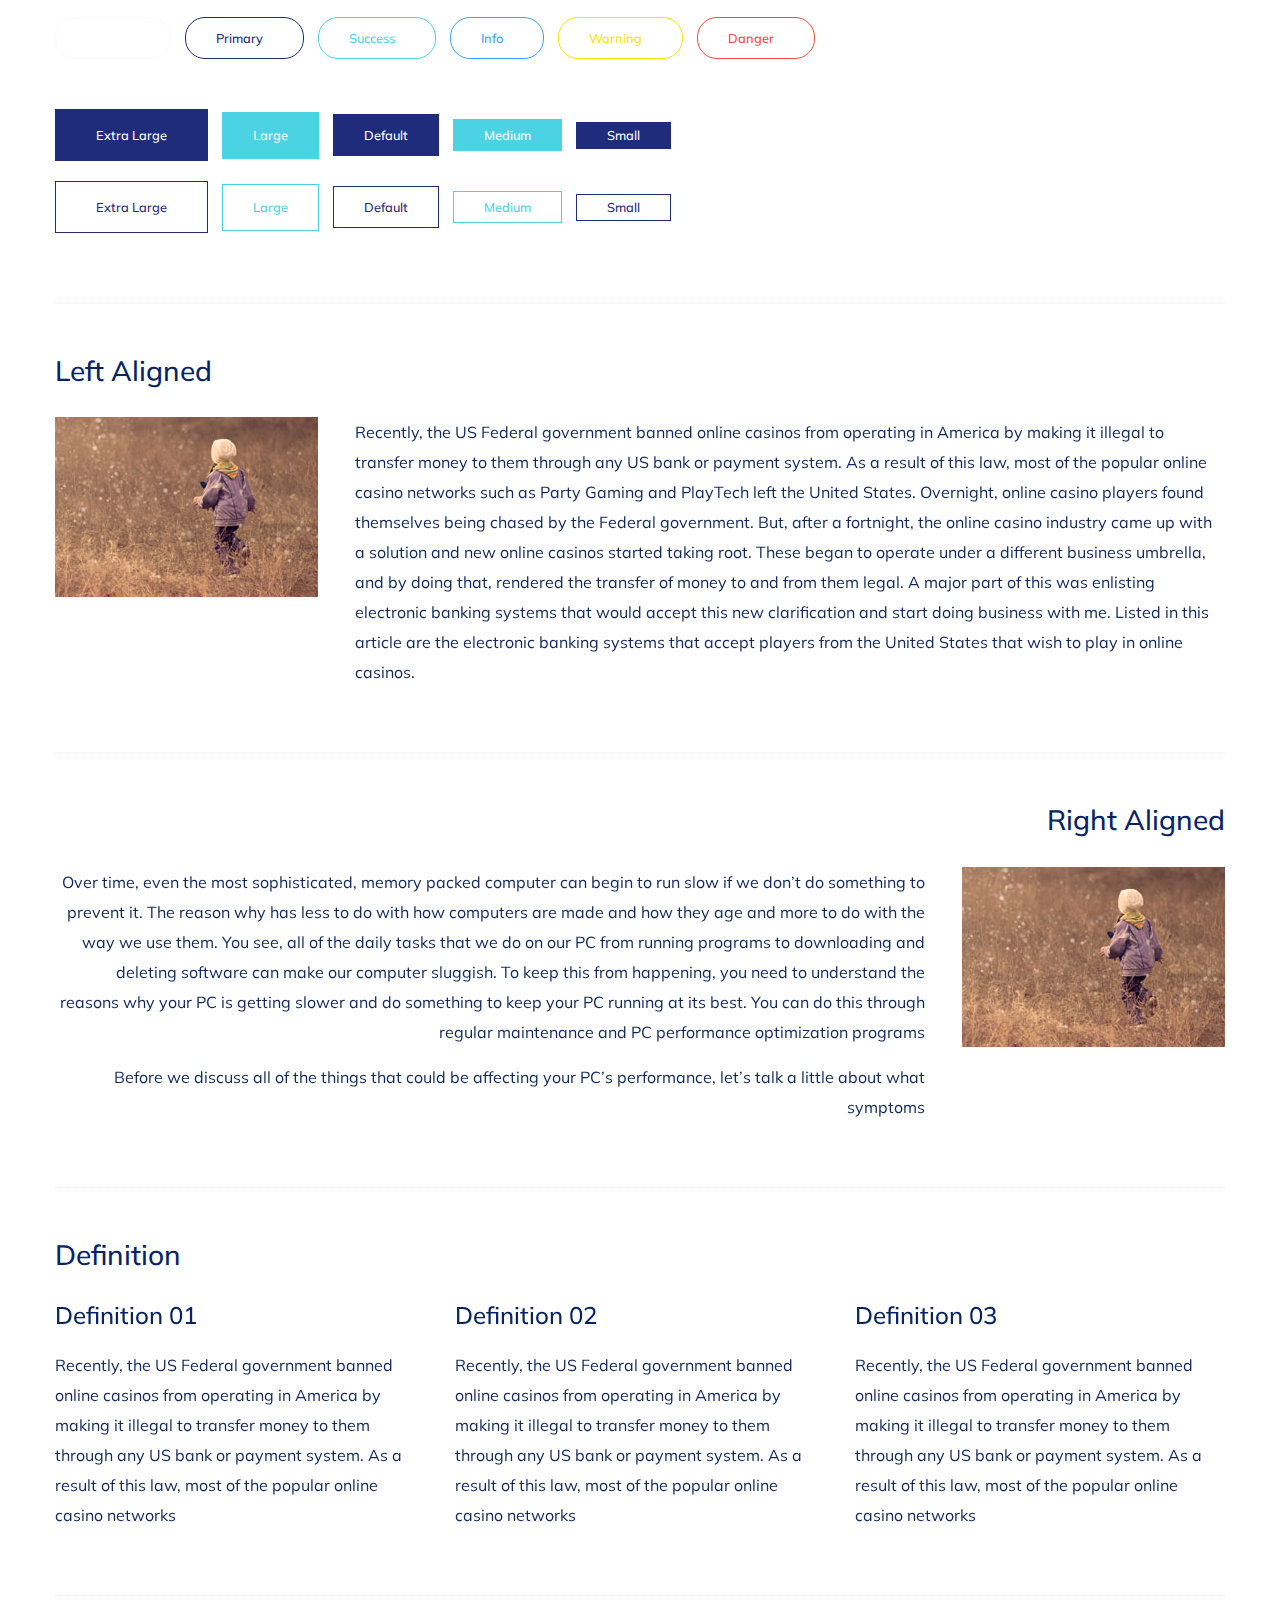
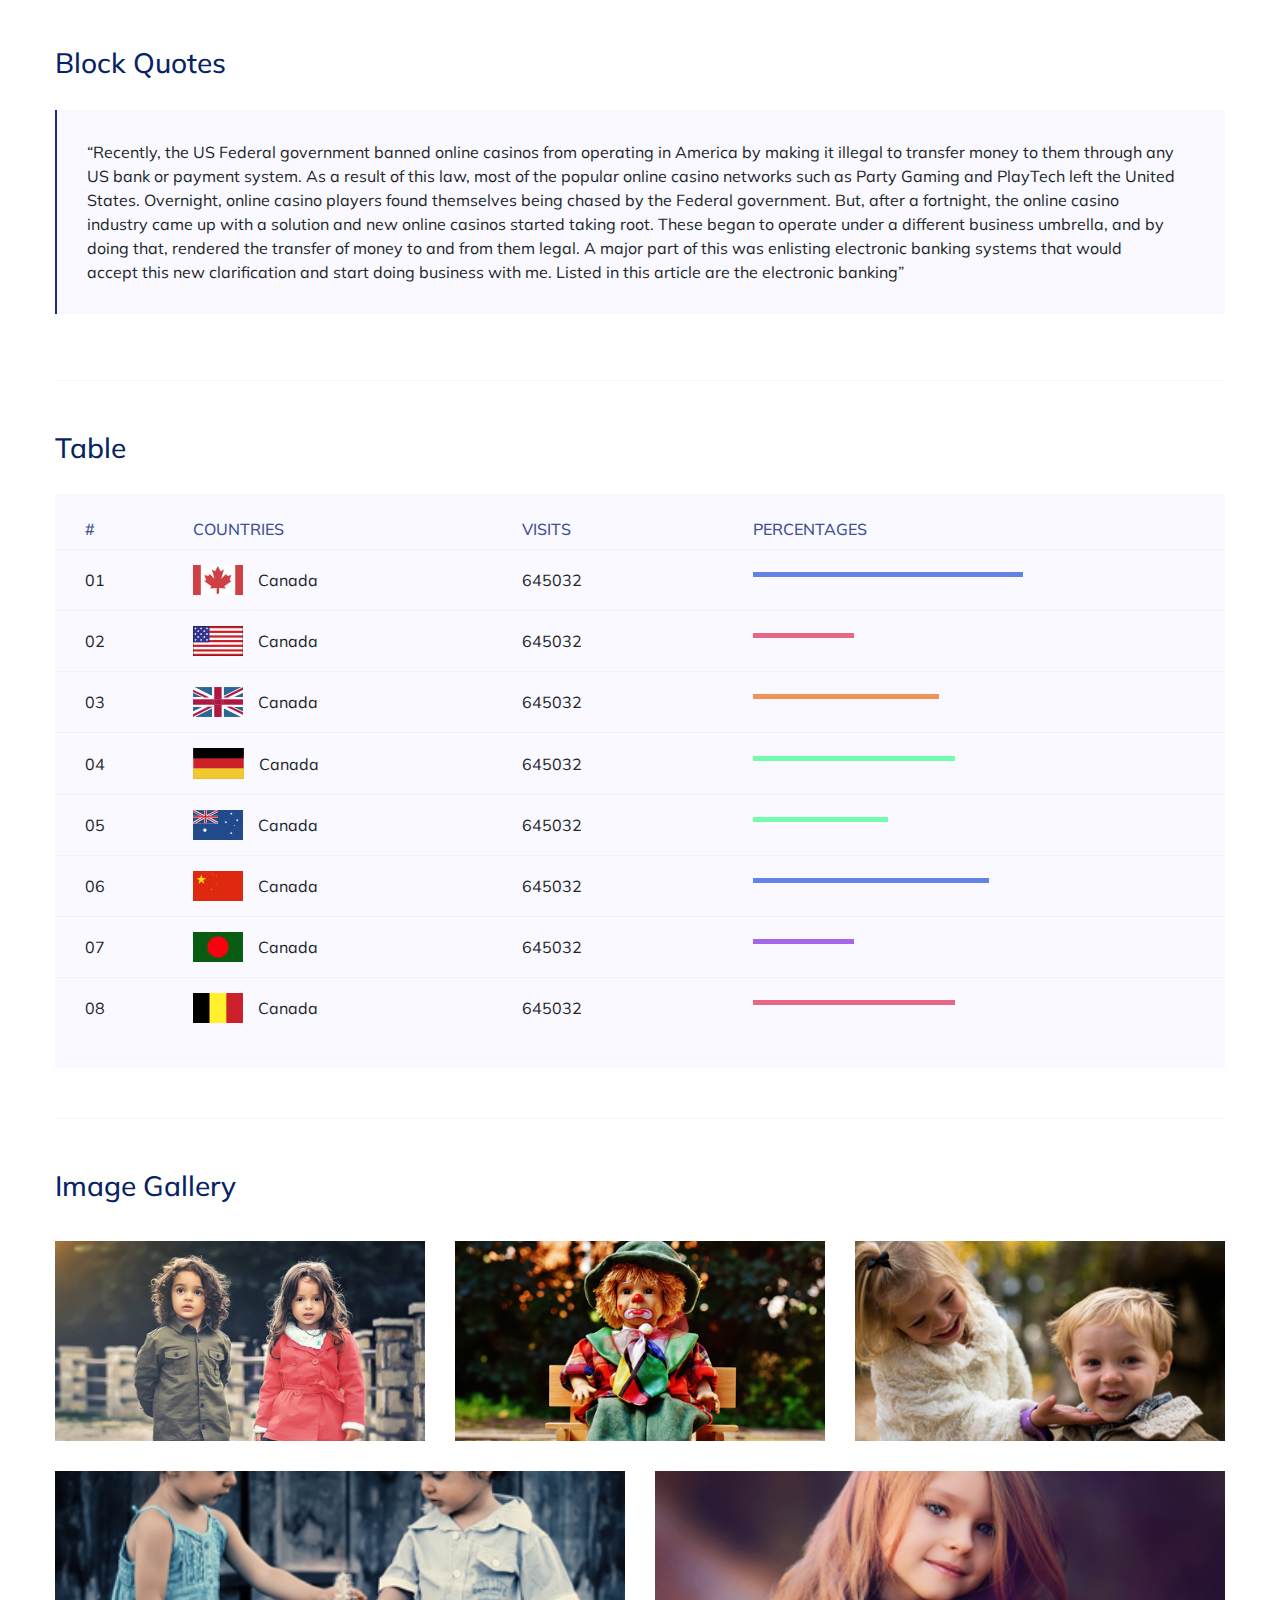
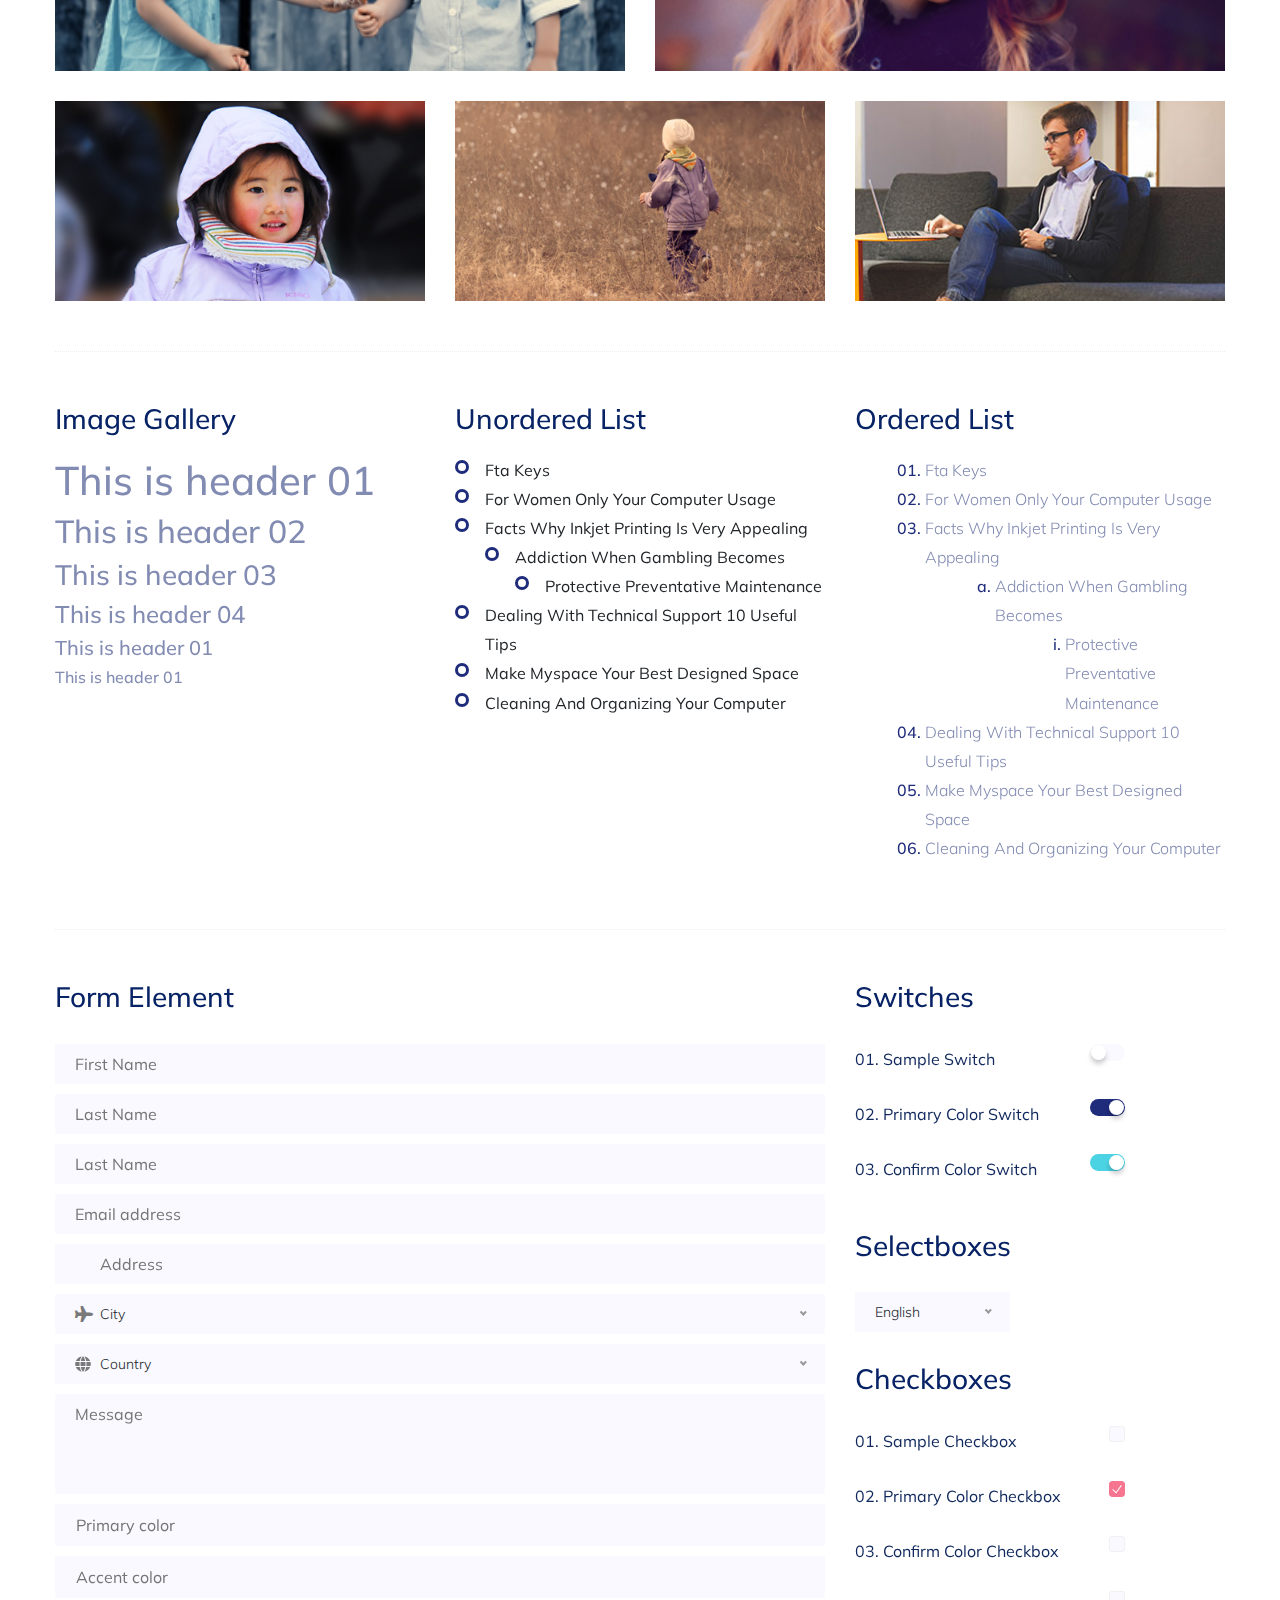
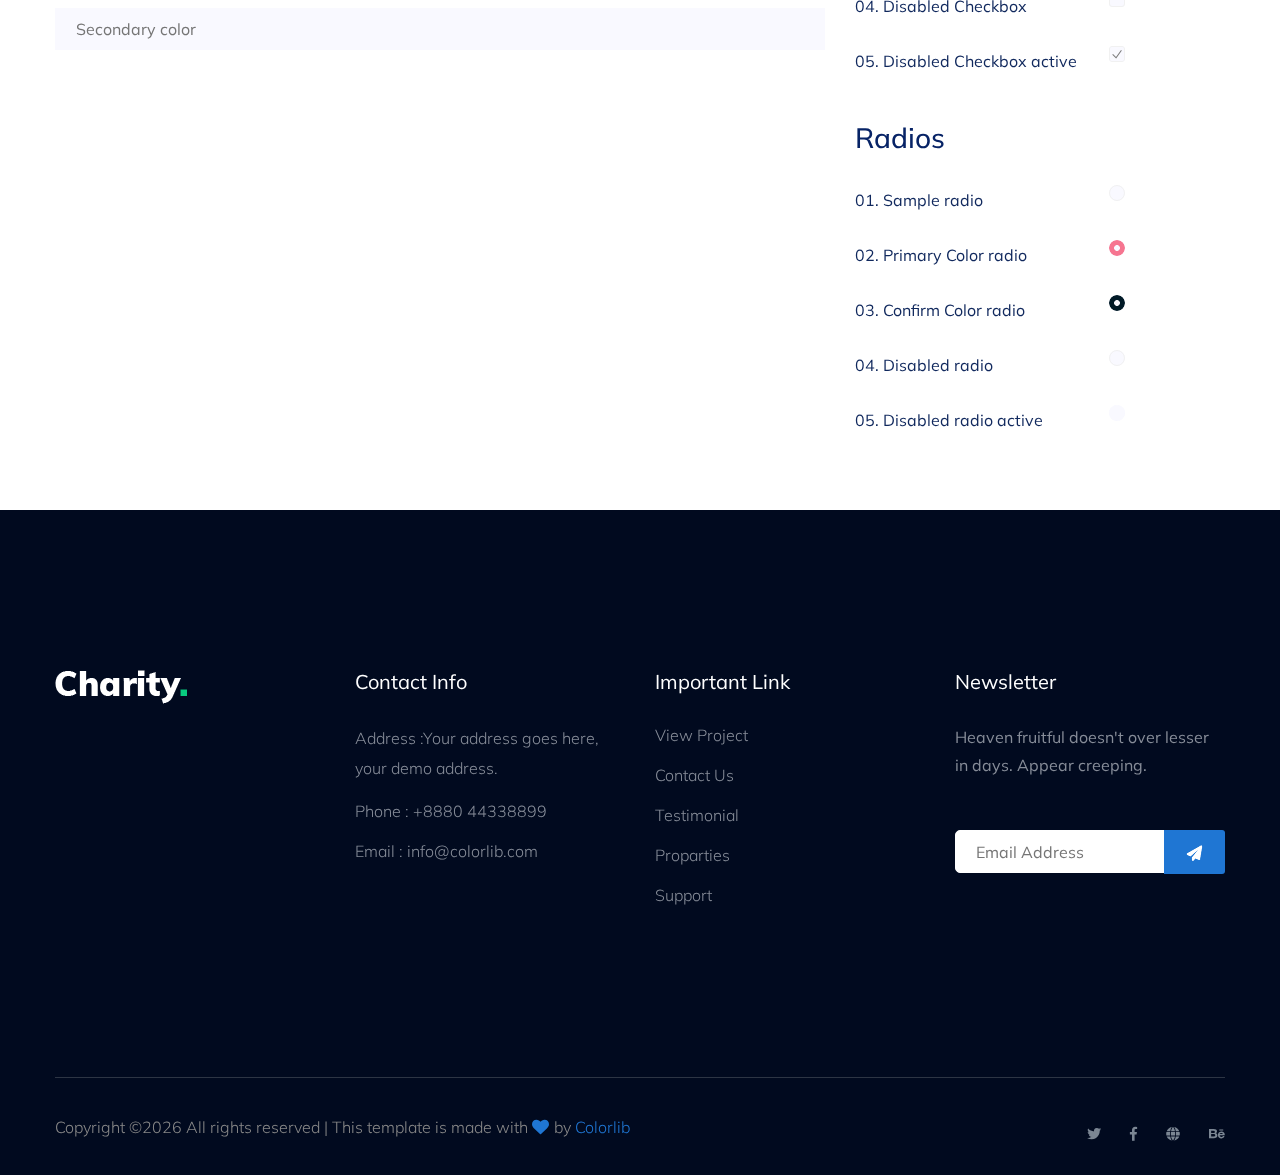
<file: charityworks-master/elements.html>
<!doctype html>
<html class="no-js" lang="zxx">
<head>
	<meta charset="utf-8">
	<meta http-equiv="x-ua-compatible" content="ie=edge">
	<title> Charity | Teamplate</title>
	<meta name="description" content="">
	<meta name="viewport" content="width=device-width, initial-scale=1">
	<link rel="shortcut icon" type="image/x-icon" href="assets/img/favicon.ico">

 	<!-- CSS here -->
	<link rel="stylesheet" href="assets/css/bootstrap.min.css">
	<link rel="stylesheet" href="assets/css/owl.carousel.min.css">
	<link rel="stylesheet" href="assets/css/slicknav.css">
	<link rel="stylesheet" href="assets/css/animate.min.css">
	<link rel="stylesheet" href="assets/css/hamburgers.min.css">
	<link rel="stylesheet" href="assets/css/magnific-popup.css">
	<link rel="stylesheet" href="assets/css/fontawesome-all.min.css">
	<link rel="stylesheet" href="assets/css/themify-icons.css">
	<link rel="stylesheet" href="assets/css/slick.css">
	<link rel="stylesheet" href="assets/css/nice-select.css">
	<link rel="stylesheet" href="assets/css/style.css">
</head>
<body>
    <!--? Preloader Start -->
    <div id="preloader-active">
        <div class="preloader d-flex align-items-center justify-content-center">
            <div class="preloader-inner position-relative">
                <div class="preloader-circle"></div>
                <div class="preloader-img pere-text">
                    <img src="assets/img/logo/loder.png" alt="">
                </div>
            </div>
        </div>
    </div>
    <!-- Preloader Start -->
    <header>
        <!-- Header Start -->
        <div class="header-area">
            <div class="main-header ">
                <div class="header-top d-none d-lg-block">
                    <div class="container-fluid">
                        <div class="col-xl-12">
                            <div class="row d-flex justify-content-between align-items-center">
                                <div class="header-info-left d-flex">
                                    <ul>     
                                        <li>Phone: +99 (0) 101 0000 888</li>
                                        <li>Email: noreply@yourdomain.com</li>
                                    </ul>
                                    <div class="header-social">    
                                        <ul>
                                            <li><a href="#"><i class="fab fa-twitter"></i></a></li>
                                            <li><a  href="https://www.facebook.com/sai4ull"><i class="fab fa-facebook-f"></i></a></li>
                                            <li><a href="#"><i class="fab fa-linkedin-in"></i></a></li>
                                            <li> <a href="#"><i class="fab fa-google-plus-g"></i></a></li>
                                        </ul>
                                    </div>
                                </div>
                                <div class="header-info-right d-flex align-items-center">
                                    <div class="select-this">
                                        <form action="#">
                                            <div class="select-itms">
                                                <select name="select" id="select1">
                                                    <option value="">English</option>
                                                    <option value="">Bangla</option>
                                                    <option value="">Arabic</option>
                                                    <option value="">Hindi</option>
                                                </select>
                                            </div>
                                        </form>
                                    </div>
                                    <ul class="contact-now">     
                                        <li><a href="#">Subscribe Now</a></li>
                                    </ul>
                                </div>
                            </div>
                        </div>
                    </div>
                </div>
                <div class="header-bottom  header-sticky">
                    <div class="container-fluid">
                        <div class="row align-items-center">
                            <!-- Logo -->
                            <div class="col-xl-2 col-lg-2">
                                <div class="logo">
                                    <a href="index.html"><img src="assets/img/logo/logo.png" alt=""></a>
                                </div>
                            </div>
                            <div class="col-xl-10 col-lg-10">
                                <div class="menu-wrapper  d-flex align-items-center justify-content-end">
                                    <!-- Main-menu -->
                                    <div class="main-menu d-none d-lg-block">
                                        <nav>
                                            <ul id="navigation">                                                                                          
                                                <li><a href="index.html">Home</a></li>
                                                <li><a href="about.html">About</a></li>
                                                <li><a href="program.html">latest causes</a></li>
                                                <li><a href="events.html">social events </a></li>
                                                <li><a href="blog.html">Blog</a>
                                                    <ul class="submenu">
                                                        <li><a href="blog.html">Blog</a></li>
                                                        <li><a href="blog_details.html">Blog Details</a></li>
                                                        <li><a href="elements.html">Element</a></li>
                                                    </ul>
                                                </li>
                                                <li><a href="contact.html">Contact</a></li>
                                            </ul>
                                        </nav>
                                    </div>
                                    <!-- Header-btn -->
                                    <div class="header-right-btn d-none d-lg-block ml-20">
                                        <a href="contact.html" class="btn header-btn">Donate</a>
                                    </div>
                                </div>
                            </div> 
                            <!-- Mobile Menu -->
                            <div class="col-12">
                                <div class="mobile_menu d-block d-lg-none"></div>
                            </div>
                        </div>
                    </div>
                </div>
            </div>
        </div>
        <!-- Header End -->
    </header>
	<main>
        <!--? Hero Start -->
        <div class="slider-area2">
            <div class="slider-height2 d-flex align-items-center">
                <div class="container">
                    <div class="row">
                        <div class="col-xl-12">
                            <div class="hero-cap hero-cap2 pt-20 text-center">
                                <h2>Elements</h2>
                            </div>
                        </div>
                    </div>
                </div>
            </div>
        </div>
        <!-- Hero End -->
		<!--? Start Sample Area -->
		<section class="sample-text-area">
			<div class="container box_1170">
				<h3 class="text-heading">Text Sample</h3>
				<p class="sample-text">
					Every avid independent filmmaker has <b>Bold</b> about making that <i>Italic</i> interest documentary,
					or short
					film to show off their creative prowess. Many have great ideas and want to “wow”
					the<sup>Superscript</sup> scene,
					or video renters with their big project. But once you have the<sub>Subscript</sub> “in the can” (no easy
					feat), how
					do you move from a <del>Strike</del> through of master DVDs with the <u>“Underline”</u> marked
					hand-written title
					inside a secondhand CD case, to a pile of cardboard boxes full of shiny new, retail-ready DVDs, with UPC
					barcodes
					and polywrap sitting on your doorstep? You need to create eye-popping artwork and have your project
					replicated.
					Using a reputable full service DVD Replication company like PacificDisc, Inc. to partner with is
					certainly a
					helpful option to ensure a professional end result, but to help with your DVD replication project, here
					are 4 easy
					steps to follow for good DVD replication results:
	
				</p>
			</div>
		</section>
		<!-- End Sample Area -->
		<!--? Start Button -->
		<section class="button-area">
			<div class="container box_1170 border-top-generic">
				<h3 class="text-heading">Sample Buttons</h3>
				<div class="button-group-area">
					<a href="#" class="genric-btn default">Default</a>
					<a href="#" class="genric-btn primary">Primary</a>
					<a href="#" class="genric-btn success">Success</a>
					<a href="#" class="genric-btn info">Info</a>
					<a href="#" class="genric-btn warning">Warning</a>
					<a href="#" class="genric-btn danger">Danger</a>
					<a href="#" class="genric-btn link">Link</a>
					<a href="#" class="genric-btn disable">Disable</a>
				</div>
				<div class="button-group-area mt-10">
					<a href="#" class="genric-btn default-border">Default</a>
					<a href="#" class="genric-btn primary-border">Primary</a>
					<a href="#" class="genric-btn success-border">Success</a>
					<a href="#" class="genric-btn info-border">Info</a>
					<a href="#" class="genric-btn warning-border">Warning</a>
					<a href="#" class="genric-btn danger-border">Danger</a>
					<a href="#" class="genric-btn link-border">Link</a>
					<a href="#" class="genric-btn disable">Disable</a>
				</div>
				<div class="button-group-area mt-40">
					<a href="#" class="genric-btn default radius">Default</a>
					<a href="#" class="genric-btn primary radius">Primary</a>
					<a href="#" class="genric-btn success radius">Success</a>
					<a href="#" class="genric-btn info radius">Info</a>
					<a href="#" class="genric-btn warning radius">Warning</a>
					<a href="#" class="genric-btn danger radius">Danger</a>
					<a href="#" class="genric-btn link radius">Link</a>
					<a href="#" class="genric-btn disable radius">Disable</a>
				</div>
				<div class="button-group-area mt-10">
					<a href="#" class="genric-btn default-border radius">Default</a>
					<a href="#" class="genric-btn primary-border radius">Primary</a>
					<a href="#" class="genric-btn success-border radius">Success</a>
					<a href="#" class="genric-btn info-border radius">Info</a>
					<a href="#" class="genric-btn warning-border radius">Warning</a>
					<a href="#" class="genric-btn danger-border radius">Danger</a>
					<a href="#" class="genric-btn link-border radius">Link</a>
					<a href="#" class="genric-btn disable radius">Disable</a>
				</div>
				<div class="button-group-area mt-40">
					<a href="#" class="genric-btn default circle">Default</a>
					<a href="#" class="genric-btn primary circle">Primary</a>
					<a href="#" class="genric-btn success circle">Success</a>
					<a href="#" class="genric-btn info circle">Info</a>
					<a href="#" class="genric-btn warning circle">Warning</a>
					<a href="#" class="genric-btn danger circle">Danger</a>
					<a href="#" class="genric-btn link circle">Link</a>
					<a href="#" class="genric-btn disable circle">Disable</a>
				</div>
				<div class="button-group-area mt-10">
					<a href="#" class="genric-btn default-border circle">Default</a>
					<a href="#" class="genric-btn primary-border circle">Primary</a>
					<a href="#" class="genric-btn success-border circle">Success</a>
					<a href="#" class="genric-btn info-border circle">Info</a>
					<a href="#" class="genric-btn warning-border circle">Warning</a>
					<a href="#" class="genric-btn danger-border circle">Danger</a>
					<a href="#" class="genric-btn link-border circle">Link</a>
					<a href="#" class="genric-btn disable circle">Disable</a>
				</div>
				<div class="button-group-area mt-40">
					<a href="#" class="genric-btn default circle arrow">Default<span class="lnr lnr-arrow-right"></span></a>
					<a href="#" class="genric-btn primary circle arrow">Primary<span class="lnr lnr-arrow-right"></span></a>
					<a href="#" class="genric-btn success circle arrow">Success<span class="lnr lnr-arrow-right"></span></a>
					<a href="#" class="genric-btn info circle arrow">Info<span class="lnr lnr-arrow-right"></span></a>
					<a href="#" class="genric-btn warning circle arrow">Warning<span class="lnr lnr-arrow-right"></span></a>
					<a href="#" class="genric-btn danger circle arrow">Danger<span class="lnr lnr-arrow-right"></span></a>
				</div>
				<div class="button-group-area mt-10">
					<a href="#" class="genric-btn default-border circle arrow">Default<span
							class="lnr lnr-arrow-right"></span></a>
					<a href="#" class="genric-btn primary-border circle arrow">Primary<span
							class="lnr lnr-arrow-right"></span></a>
					<a href="#" class="genric-btn success-border circle arrow">Success<span
							class="lnr lnr-arrow-right"></span></a>
					<a href="#" class="genric-btn info-border circle arrow">Info<span
							class="lnr lnr-arrow-right"></span></a>
					<a href="#" class="genric-btn warning-border circle arrow">Warning<span
							class="lnr lnr-arrow-right"></span></a>
					<a href="#" class="genric-btn danger-border circle arrow">Danger<span
							class="lnr lnr-arrow-right"></span></a>
				</div>
				<div class="button-group-area mt-40">
					<a href="#" class="genric-btn primary e-large">Extra Large</a>
					<a href="#" class="genric-btn success large">Large</a>
					<a href="#" class="genric-btn primary">Default</a>
					<a href="#" class="genric-btn success medium">Medium</a>
					<a href="#" class="genric-btn primary small">Small</a>
				</div>
				<div class="button-group-area mt-10">
					<a href="#" class="genric-btn primary-border e-large">Extra Large</a>
					<a href="#" class="genric-btn success-border large">Large</a>
					<a href="#" class="genric-btn primary-border">Default</a>
					<a href="#" class="genric-btn success-border medium">Medium</a>
					<a href="#" class="genric-btn primary-border small">Small</a>
				</div>
			</div>
		</section>
		<!-- End Button -->
		<!--? Start Align Area -->
		<div class="whole-wrap">
			<div class="container box_1170">
				<div class="section-top-border">
					<h3 class="mb-30">Left Aligned</h3>
					<div class="row">
						<div class="col-md-3">
							<img src="assets/img/elements/d.jpg" alt="" class="img-fluid">
						</div>
						<div class="col-md-9 mt-sm-20">
							<p>Recently, the US Federal government banned online casinos from operating in America by making
								it illegal to
								transfer money to them through any US bank or payment system. As a result of this law, most
								of the popular
								online casino networks such as Party Gaming and PlayTech left the United States. Overnight,
								online casino
								players found themselves being chased by the Federal government. But, after a fortnight, the
								online casino
								industry came up with a solution and new online casinos started taking root. These began to
								operate under a
								different business umbrella, and by doing that, rendered the transfer of money to and from
								them legal. A major
								part of this was enlisting electronic banking systems that would accept this new
								clarification and start doing
								business with me. Listed in this article are the electronic banking systems that accept
								players from the United
								States that wish to play in online casinos.</p>
						</div>
					</div>
				</div>
				<div class="section-top-border text-right">
					<h3 class="mb-30">Right Aligned</h3>
					<div class="row">
						<div class="col-md-9">
							<p class="text-right">Over time, even the most sophisticated, memory packed computer can begin
								to run slow if we
								don’t do something to prevent it. The reason why has less to do with how computers are made
								and how they age and
								more to do with the way we use them. You see, all of the daily tasks that we do on our PC
								from running programs
								to downloading and deleting software can make our computer sluggish. To keep this from
								happening, you need to
								understand the reasons why your PC is getting slower and do something to keep your PC
								running at its best. You
								can do this through regular maintenance and PC performance optimization programs</p>
							<p class="text-right">Before we discuss all of the things that could be affecting your PC’s
								performance, let’s
								talk a little about what symptoms</p>
						</div>
						<div class="col-md-3">
							<img src="assets/img/elements/d.jpg" alt="" class="img-fluid">
						</div>
					</div>
				</div>
				<div class="section-top-border">
					<h3 class="mb-30">Definition</h3>
					<div class="row">
						<div class="col-md-4">
							<div class="single-defination">
								<h4 class="mb-20">Definition 01</h4>
								<p>Recently, the US Federal government banned online casinos from operating in America by
									making it illegal to
									transfer money to them through any US bank or payment system. As a result of this law,
									most of the popular
									online casino networks</p>
							</div>
						</div>
						<div class="col-md-4">
							<div class="single-defination">
								<h4 class="mb-20">Definition 02</h4>
								<p>Recently, the US Federal government banned online casinos from operating in America by
									making it illegal to
									transfer money to them through any US bank or payment system. As a result of this law,
									most of the popular
									online casino networks</p>
							</div>
						</div>
						<div class="col-md-4">
							<div class="single-defination">
								<h4 class="mb-20">Definition 03</h4>
								<p>Recently, the US Federal government banned online casinos from operating in America by
									making it illegal to
									transfer money to them through any US bank or payment system. As a result of this law,
									most of the popular
									online casino networks</p>
							</div>
						</div>
					</div>
				</div>
				<div class="section-top-border">
					<h3 class="mb-30">Block Quotes</h3>
					<div class="row">
						<div class="col-lg-12">
							<blockquote class="generic-blockquote">
								“Recently, the US Federal government banned online casinos from operating in America by
								making it illegal to
								transfer money to them through any US bank or payment system. As a result of this law, most
								of the popular
								online casino networks such as Party Gaming and PlayTech left the United States. Overnight,
								online casino
								players found themselves being chased by the Federal government. But, after a fortnight, the
								online casino
								industry came up with a solution and new online casinos started taking root. These began to
								operate under a
								different business umbrella, and by doing that, rendered the transfer of money to and from
								them legal. A major
								part of this was enlisting electronic banking systems that would accept this new
								clarification and start doing
								business with me. Listed in this article are the electronic banking”
							</blockquote>
						</div>
					</div>
				</div>
				<div class="section-top-border">
					<h3 class="mb-30">Table</h3>
					<div class="progress-table-wrap">
						<div class="progress-table">
							<div class="table-head">
								<div class="serial">#</div>
								<div class="country">Countries</div>
								<div class="visit">Visits</div>
								<div class="percentage">Percentages</div>
							</div>
							<div class="table-row">
								<div class="serial">01</div>
								<div class="country"> <img src="assets/img/elements/f1.jpg" alt="flag">Canada</div>
								<div class="visit">645032</div>
								<div class="percentage">
									<div class="progress">
										<div class="progress-bar color-1" role="progressbar" style="width: 80%"
											aria-valuenow="80" aria-valuemin="0" aria-valuemax="100"></div>
									</div>
								</div>
							</div>
							<div class="table-row">
								<div class="serial">02</div>
								<div class="country"> <img src="assets/img/elements/f2.jpg" alt="flag">Canada</div>
								<div class="visit">645032</div>
								<div class="percentage">
									<div class="progress">
										<div class="progress-bar color-2" role="progressbar" style="width: 30%"
											aria-valuenow="30" aria-valuemin="0" aria-valuemax="100"></div>
									</div>
								</div>
							</div>
							<div class="table-row">
								<div class="serial">03</div>
								<div class="country"> <img src="assets/img/elements/f3.jpg" alt="flag">Canada</div>
								<div class="visit">645032</div>
								<div class="percentage">
									<div class="progress">
										<div class="progress-bar color-3" role="progressbar" style="width: 55%"
											aria-valuenow="55" aria-valuemin="0" aria-valuemax="100"></div>
									</div>
								</div>
							</div>
							<div class="table-row">
								<div class="serial">04</div>
								<div class="country"> <img src="assets/img/elements/f4.jpg" alt="flag">Canada</div>
								<div class="visit">645032</div>
								<div class="percentage">
									<div class="progress">
										<div class="progress-bar color-4" role="progressbar" style="width: 60%"
											aria-valuenow="60" aria-valuemin="0" aria-valuemax="100"></div>
									</div>
								</div>
							</div>
							<div class="table-row">
								<div class="serial">05</div>
								<div class="country"> <img src="assets/img/elements/f5.jpg" alt="flag">Canada</div>
								<div class="visit">645032</div>
								<div class="percentage">
									<div class="progress">
										<div class="progress-bar color-5" role="progressbar" style="width: 40%"
											aria-valuenow="40" aria-valuemin="0" aria-valuemax="100"></div>
									</div>
								</div>
							</div>
							<div class="table-row">
								<div class="serial">06</div>
								<div class="country"> <img src="assets/img/elements/f6.jpg" alt="flag">Canada</div>
								<div class="visit">645032</div>
								<div class="percentage">
									<div class="progress">
										<div class="progress-bar color-6" role="progressbar" style="width: 70%"
											aria-valuenow="70" aria-valuemin="0" aria-valuemax="100"></div>
									</div>
								</div>
							</div>
							<div class="table-row">
								<div class="serial">07</div>
								<div class="country"> <img src="assets/img/elements/f7.jpg" alt="flag">Canada</div>
								<div class="visit">645032</div>
								<div class="percentage">
									<div class="progress">
										<div class="progress-bar color-7" role="progressbar" style="width: 30%"
											aria-valuenow="30" aria-valuemin="0" aria-valuemax="100"></div>
									</div>
								</div>
							</div>
							<div class="table-row">
								<div class="serial">08</div>
								<div class="country"> <img src="assets/img/elements/f8.jpg" alt="flag">Canada</div>
								<div class="visit">645032</div>
								<div class="percentage">
									<div class="progress">
										<div class="progress-bar color-8" role="progressbar" style="width: 60%"
											aria-valuenow="60" aria-valuemin="0" aria-valuemax="100"></div>
									</div>
								</div>
							</div>
						</div>
					</div>
				</div>
				<div class="section-top-border">
					<h3>Image Gallery</h3>
					<div class="row gallery-item">
						<div class="col-md-4">
							<a href="assets/img/elements/g1.jpg" class="img-pop-up">
								<div class="single-gallery-image" style="background: url(assets/img/elements/g1.jpg);"></div>
							</a>
						</div>
						<div class="col-md-4">
							<a href="assets/img/elements/g2.jpg" class="img-pop-up">
								<div class="single-gallery-image" style="background: url(assets/img/elements/g2.jpg);"></div>
							</a>
						</div>
						<div class="col-md-4">
							<a href="assets/img/elements/g3.jpg" class="img-pop-up">
								<div class="single-gallery-image" style="background: url(assets/img/elements/g3.jpg);"></div>
							</a>
						</div>
						<div class="col-md-6">
							<a href="assets/img/elements/g4.jpg" class="img-pop-up">
								<div class="single-gallery-image" style="background: url(assets/img/elements/g4.jpg);"></div>
							</a>
						</div>
						<div class="col-md-6">
							<a href="assets/img/elements/g5.jpg" class="img-pop-up">
								<div class="single-gallery-image" style="background: url(assets/img/elements/g5.jpg);"></div>
							</a>
						</div>
						<div class="col-md-4">
							<a href="assets/img/elements/g6.jpg" class="img-pop-up">
								<div class="single-gallery-image" style="background: url(assets/img/elements/g6.jpg);"></div>
							</a>
						</div>
						<div class="col-md-4">
							<a href="assets/img/elements/g7.jpg" class="img-pop-up">
								<div class="single-gallery-image" style="background: url(assets/img/elements/g7.jpg);"></div>
							</a>
						</div>
						<div class="col-md-4">
							<a href="assets/img/elements/g8.jpg" class="img-pop-up">
								<div class="single-gallery-image" style="background: url(assets/img/elements/g8.jpg);"></div>
							</a>
						</div>
					</div>
				</div>
				<div class="section-top-border">
					<div class="row">
						<div class="col-md-4">
							<h3 class="mb-20">Image Gallery</h3>
							<div class="typography">
								<h1>This is header 01</h1>
								<h2>This is header 02</h2>
								<h3>This is header 03</h3>
								<h4>This is header 04</h4>
								<h5>This is header 01</h5>
								<h6>This is header 01</h6>
							</div>
						</div>
						<div class="col-md-4 mt-sm-30">
							<h3 class="mb-20">Unordered List</h3>
							<div class="">
								<ul class="unordered-list">
									<li>Fta Keys</li>
									<li>For Women Only Your Computer Usage</li>
									<li>Facts Why Inkjet Printing Is Very Appealing
										<ul>
											<li>Addiction When Gambling Becomes
												<ul>
													<li>Protective Preventative Maintenance</li>
												</ul>
											</li>
										</ul>
									</li>
									<li>Dealing With Technical Support 10 Useful Tips</li>
									<li>Make Myspace Your Best Designed Space</li>
									<li>Cleaning And Organizing Your Computer</li>
								</ul>
							</div>
						</div>
						<div class="col-md-4 mt-sm-30">
							<h3 class="mb-20">Ordered List</h3>
							<div class="">
								<ol class="ordered-list">
									<li><span>Fta Keys</span></li>
									<li><span>For Women Only Your Computer Usage</span></li>
									<li><span>Facts Why Inkjet Printing Is Very Appealing</span>
										<ol class="ordered-list-alpha">
											<li><span>Addiction When Gambling Becomes</span>
												<ol class="ordered-list-roman">
													<li><span>Protective Preventative Maintenance</span></li>
												</ol>
											</li>
										</ol>
									</li>
									<li><span>Dealing With Technical Support 10 Useful Tips</span></li>
									<li><span>Make Myspace Your Best Designed Space</span></li>
									<li><span>Cleaning And Organizing Your Computer</span></li>
								</ol>
							</div>
						</div>
					</div>
				</div>
				<div class="section-top-border">
					<div class="row">
						<div class="col-lg-8 col-md-8">
							<h3 class="mb-30">Form Element</h3>
							<form action="#">
								<div class="mt-10">
									<input type="text" name="first_name" placeholder="First Name"
										onfocus="this.placeholder = ''" onblur="this.placeholder = 'First Name'" required
										class="single-input">
								</div>
								<div class="mt-10">
									<input type="text" name="last_name" placeholder="Last Name"
										onfocus="this.placeholder = ''" onblur="this.placeholder = 'Last Name'" required
										class="single-input">
								</div>
								<div class="mt-10">
									<input type="text" name="last_name" placeholder="Last Name"
										onfocus="this.placeholder = ''" onblur="this.placeholder = 'Last Name'" required
										class="single-input">
								</div>
								<div class="mt-10">
									<input type="email" name="EMAIL" placeholder="Email address"
										onfocus="this.placeholder = ''" onblur="this.placeholder = 'Email address'" required
										class="single-input">
								</div>
								<div class="input-group-icon mt-10">
									<div class="icon"><i class="fa fa-thumb-tack" aria-hidden="true"></i></div>
									<input type="text" name="address" placeholder="Address" onfocus="this.placeholder = ''"
										onblur="this.placeholder = 'Address'" required class="single-input">
								</div>
								<div class="input-group-icon mt-10">
									<div class="icon"><i class="fa fa-plane" aria-hidden="true"></i></div>
									<div class="form-select" id="default-select"">
												<select>
													<option value=" 1">City</option>
										<option value="1">Dhaka</option>
										<option value="1">Dilli</option>
										<option value="1">Newyork</option>
										<option value="1">Islamabad</option>
										</select>
									</div>
								</div>
								<div class="input-group-icon mt-10">
									<div class="icon"><i class="fa fa-globe" aria-hidden="true"></i></div>
									<div class="form-select" id="default-select"">
												<select>
													<option value=" 1">Country</option>
										<option value="1">Bangladesh</option>
										<option value="1">India</option>
										<option value="1">England</option>
										<option value="1">Srilanka</option>
										</select>
									</div>
								</div>
	
								<div class="mt-10">
									<textarea class="single-textarea" placeholder="Message" onfocus="this.placeholder = ''"
										onblur="this.placeholder = 'Message'" required></textarea>
								</div>
								<div class="mt-10">
									<input type="text" name="first_name" placeholder="Primary color"
										onfocus="this.placeholder = ''" onblur="this.placeholder = 'Primary color'" required
										class="single-input-primary">
								</div>
								<div class="mt-10">
									<input type="text" name="first_name" placeholder="Accent color"
										onfocus="this.placeholder = ''" onblur="this.placeholder = 'Accent color'" required
										class="single-input-accent">
								</div>
								<div class="mt-10">
									<input type="text" name="first_name" placeholder="Secondary color"
										onfocus="this.placeholder = ''" onblur="this.placeholder = 'Secondary color'"
										required class="single-input-secondary">
								</div>
							</form>
						</div>
						<div class="col-lg-3 col-md-4 mt-sm-30">
							<div class="single-element-widget">
								<h3 class="mb-30">Switches</h3>
								<div class="switch-wrap d-flex justify-content-between">
									<p>01. Sample Switch</p>
									<div class="primary-switch">
										<input type="checkbox" id="default-switch">
										<label for="default-switch"></label>
									</div>
								</div>
								<div class="switch-wrap d-flex justify-content-between">
									<p>02. Primary Color Switch</p>
									<div class="primary-switch">
										<input type="checkbox" id="primary-switch" checked>
										<label for="primary-switch"></label>
									</div>
								</div>
								<div class="switch-wrap d-flex justify-content-between">
									<p>03. Confirm Color Switch</p>
									<div class="confirm-switch">
										<input type="checkbox" id="confirm-switch" checked>
										<label for="confirm-switch"></label>
									</div>
								</div>
							</div>
							<div class="single-element-widget mt-30">
								<h3 class="mb-30">Selectboxes</h3>
								<div class="default-select" id="default-select"">
											<select>
												<option value=" 1">English</option>
									<option value="1">Spanish</option>
									<option value="1">Arabic</option>
									<option value="1">Portuguise</option>
									<option value="1">Bengali</option>
									</select>
								</div>
							</div>
							<div class="single-element-widget mt-30">
								<h3 class="mb-30">Checkboxes</h3>
								<div class="switch-wrap d-flex justify-content-between">
									<p>01. Sample Checkbox</p>
									<div class="primary-checkbox">
										<input type="checkbox" id="default-checkbox">
										<label for="default-checkbox"></label>
									</div>
								</div>
								<div class="switch-wrap d-flex justify-content-between">
									<p>02. Primary Color Checkbox</p>
									<div class="primary-checkbox">
										<input type="checkbox" id="primary-checkbox" checked>
										<label for="primary-checkbox"></label>
									</div>
								</div>
								<div class="switch-wrap d-flex justify-content-between">
									<p>03. Confirm Color Checkbox</p>
									<div class="confirm-checkbox">
										<input type="checkbox" id="confirm-checkbox">
										<label for="confirm-checkbox"></label>
									</div>
								</div>
								<div class="switch-wrap d-flex justify-content-between">
									<p>04. Disabled Checkbox</p>
									<div class="disabled-checkbox">
										<input type="checkbox" id="disabled-checkbox" disabled>
										<label for="disabled-checkbox"></label>
									</div>
								</div>
								<div class="switch-wrap d-flex justify-content-between">
									<p>05. Disabled Checkbox active</p>
									<div class="disabled-checkbox">
										<input type="checkbox" id="disabled-checkbox-active" checked disabled>
										<label for="disabled-checkbox-active"></label>
									</div>
								</div>
							</div>
							<div class="single-element-widget mt-30">
								<h3 class="mb-30">Radios</h3>
								<div class="switch-wrap d-flex justify-content-between">
									<p>01. Sample radio</p>
									<div class="primary-radio">
										<input type="checkbox" id="default-radio">
										<label for="default-radio"></label>
									</div>
								</div>
								<div class="switch-wrap d-flex justify-content-between">
									<p>02. Primary Color radio</p>
									<div class="primary-radio">
										<input type="checkbox" id="primary-radio" checked>
										<label for="primary-radio"></label>
									</div>
								</div>
								<div class="switch-wrap d-flex justify-content-between">
									<p>03. Confirm Color radio</p>
									<div class="confirm-radio">
										<input type="checkbox" id="confirm-radio" checked>
										<label for="confirm-radio"></label>
									</div>
								</div>
								<div class="switch-wrap d-flex justify-content-between">
									<p>04. Disabled radio</p>
									<div class="disabled-radio">
										<input type="checkbox" id="disabled-radio" disabled>
										<label for="disabled-radio"></label>
									</div>
								</div>
								<div class="switch-wrap d-flex justify-content-between">
									<p>05. Disabled radio active</p>
									<div class="disabled-radio">
										<input type="checkbox" id="disabled-radio-active" checked disabled>
										<label for="disabled-radio-active"></label>
									</div>
								</div>
							</div>
						</div>
					</div>
				</div>
			</div>
		</div>
		<!-- End Align Area -->
	</main>
    <footer>
        <div class="footer-wrapper section-bg2" data-background="assets/img/gallery/footer_bg.png">
            <!-- Footer Top-->
            <div class="footer-area footer-padding">
                <div class="container">
                    <div class="row d-flex justify-content-between">
                        <div class="col-xl-3 col-lg-3 col-md-4 col-sm-6">
                        <div class="single-footer-caption mb-50">
                            <div class="single-footer-caption mb-30">
                                <div class="footer-tittle">
                                    <div class="footer-logo mb-20">
                                        <a href="index.html"><img src="assets/img/logo/logo2_footer.png" alt=""></a>
                                    </div>
                                </div>
                            </div>
                        </div>
                        </div>
                        <div class="col-xl-3 col-lg-3 col-md-4 col-sm-5">
                            <div class="single-footer-caption mb-50">
                                <div class="footer-tittle">
                                    <h4>Contact Info</h4>
                                    <ul>
                                        <li>
                                            <p>Address :Your address goes here, your demo address.</p>
                                        </li>
                                        <li><a href="#">Phone : +8880 44338899</a></li>
                                        <li><a href="#">Email : info@colorlib.com</a></li>
                                    </ul>
                                </div>

                            </div>
                        </div>
                        <div class="col-xl-3 col-lg-3 col-md-4 col-sm-5">
                            <div class="single-footer-caption mb-50">
                                <div class="footer-tittle">
                                    <h4>Important Link</h4>
                                    <ul>
                                        <li><a href="#"> View Project</a></li>
                                        <li><a href="#">Contact Us</a></li>
                                        <li><a href="#">Testimonial</a></li>
                                        <li><a href="#">Proparties</a></li>
                                        <li><a href="#">Support</a></li>
                                    </ul>
                                </div>
                            </div>
                        </div>
                        <div class="col-xl-3 col-lg-3 col-md-4 col-sm-5">
                            <div class="single-footer-caption mb-50">
                                <div class="footer-tittle">
                                    <h4>Newsletter</h4>
                                    <div class="footer-pera footer-pera2">
                                    <p>Heaven fruitful doesn't over lesser in days. Appear creeping.</p>
                                </div>
                                <!-- Form -->
                                <div class="footer-form" >
                                    <div id="mc_embed_signup">
                                        <form target="_blank" action="https://spondonit.us12.list-manage.com/subscribe/post?u=1462626880ade1ac87bd9c93a&amp;id=92a4423d01"
                                        method="get" class="subscribe_form relative mail_part">
                                            <input type="email" name="email" id="newsletter-form-email" placeholder="Email Address"
                                            class="placeholder hide-on-focus" onfocus="this.placeholder = ''"
                                            onblur="this.placeholder = ' Email Address '">
                                            <div class="form-icon">
                                                <button type="submit" name="submit" id="newsletter-submit"
                                                class="email_icon newsletter-submit button-contactForm"><img src="assets/img/gallery/form.png" alt=""></button>
                                            </div>
                                            <div class="mt-10 info"></div>
                                        </form>
                                    </div>
                                </div>
                                </div>
                            </div>
                        </div>
                    </div>
                </div>
            </div>
            <!-- footer-bottom -->
            <div class="footer-bottom-area">
                <div class="container">
                    <div class="footer-border">
                        <div class="row d-flex justify-content-between align-items-center">
                            <div class="col-xl-10 col-lg-9 ">
                                <div class="footer-copy-right">
                                    <p><!-- Link back to Colorlib can't be removed. Template is licensed under CC BY 3.0. -->
  Copyright &copy;<script>document.write(new Date().getFullYear());</script> All rights reserved | This template is made with <i class="fa fa-heart" aria-hidden="true"></i> by <a href="https://colorlib.com" target="_blank">Colorlib</a>
  <!-- Link back to Colorlib can't be removed. Template is licensed under CC BY 3.0. --></p>
                                </div>
                            </div>
                            <div class="col-xl-2 col-lg-3">
                                <div class="footer-social f-right">
                                    <a href="#"><i class="fab fa-twitter"></i></a>
                                    <a  href="https://www.facebook.com/sai4ull"><i class="fab fa-facebook-f"></i></a>
                                    <a href="#"><i class="fas fa-globe"></i></a>
                                    <a href="#"><i class="fab fa-behance"></i></a>
                                </div>
                            </div>
                        </div>
                    </div>
                </div>
            </div>
        </div>
    </footer>
    <!-- Scroll Up -->
    <div id="back-top" >
        <a title="Go to Top" href="#"> <i class="fas fa-level-up-alt"></i></a>
    </div>
      <!-- JS here -->

      <script src="./assets/js/vendor/modernizr-3.5.0.min.js"></script>
      <!-- Jquery, Popper, Bootstrap -->
      <script src="./assets/js/vendor/jquery-1.12.4.min.js"></script>
      <script src="./assets/js/popper.min.js"></script>
      <script src="./assets/js/bootstrap.min.js"></script>
      <!-- Jquery Mobile Menu -->
      <script src="./assets/js/jquery.slicknav.min.js"></script>

      <!-- Jquery Slick , Owl-Carousel Plugins -->
      <script src="./assets/js/owl.carousel.min.js"></script>
      <script src="./assets/js/slick.min.js"></script>
      <!-- One Page, Animated-HeadLin -->
      <script src="./assets/js/wow.min.js"></script>
      <script src="./assets/js/animated.headline.js"></script>
      <script src="./assets/js/jquery.magnific-popup.js"></script>

      <!-- Date Picker -->
      <script src="./assets/js/gijgo.min.js"></script>
      <!-- Nice-select, sticky -->
      <script src="./assets/js/jquery.nice-select.min.js"></script>
      <script src="./assets/js/jquery.sticky.js"></script>
      
      <!-- counter , waypoint,Hover Direction -->
      <script src="./assets/js/jquery.counterup.min.js"></script>
      <script src="./assets/js/waypoints.min.js"></script>
      <script src="./assets/js/jquery.countdown.min.js"></script>
      <script src="./assets/js/hover-direction-snake.min.js"></script>

      <!-- contact js -->
      <script src="./assets/js/contact.js"></script>
      <script src="./assets/js/jquery.form.js"></script>
      <script src="./assets/js/jquery.validate.min.js"></script>
      <script src="./assets/js/mail-script.js"></script>
      <script src="./assets/js/jquery.ajaxchimp.min.js"></script>
      
      <!-- Jquery Plugins, main Jquery -->	
      <script src="./assets/js/plugins.js"></script>
      <script src="./assets/js/main.js"></script>
     
	</body>
</html>
</file>
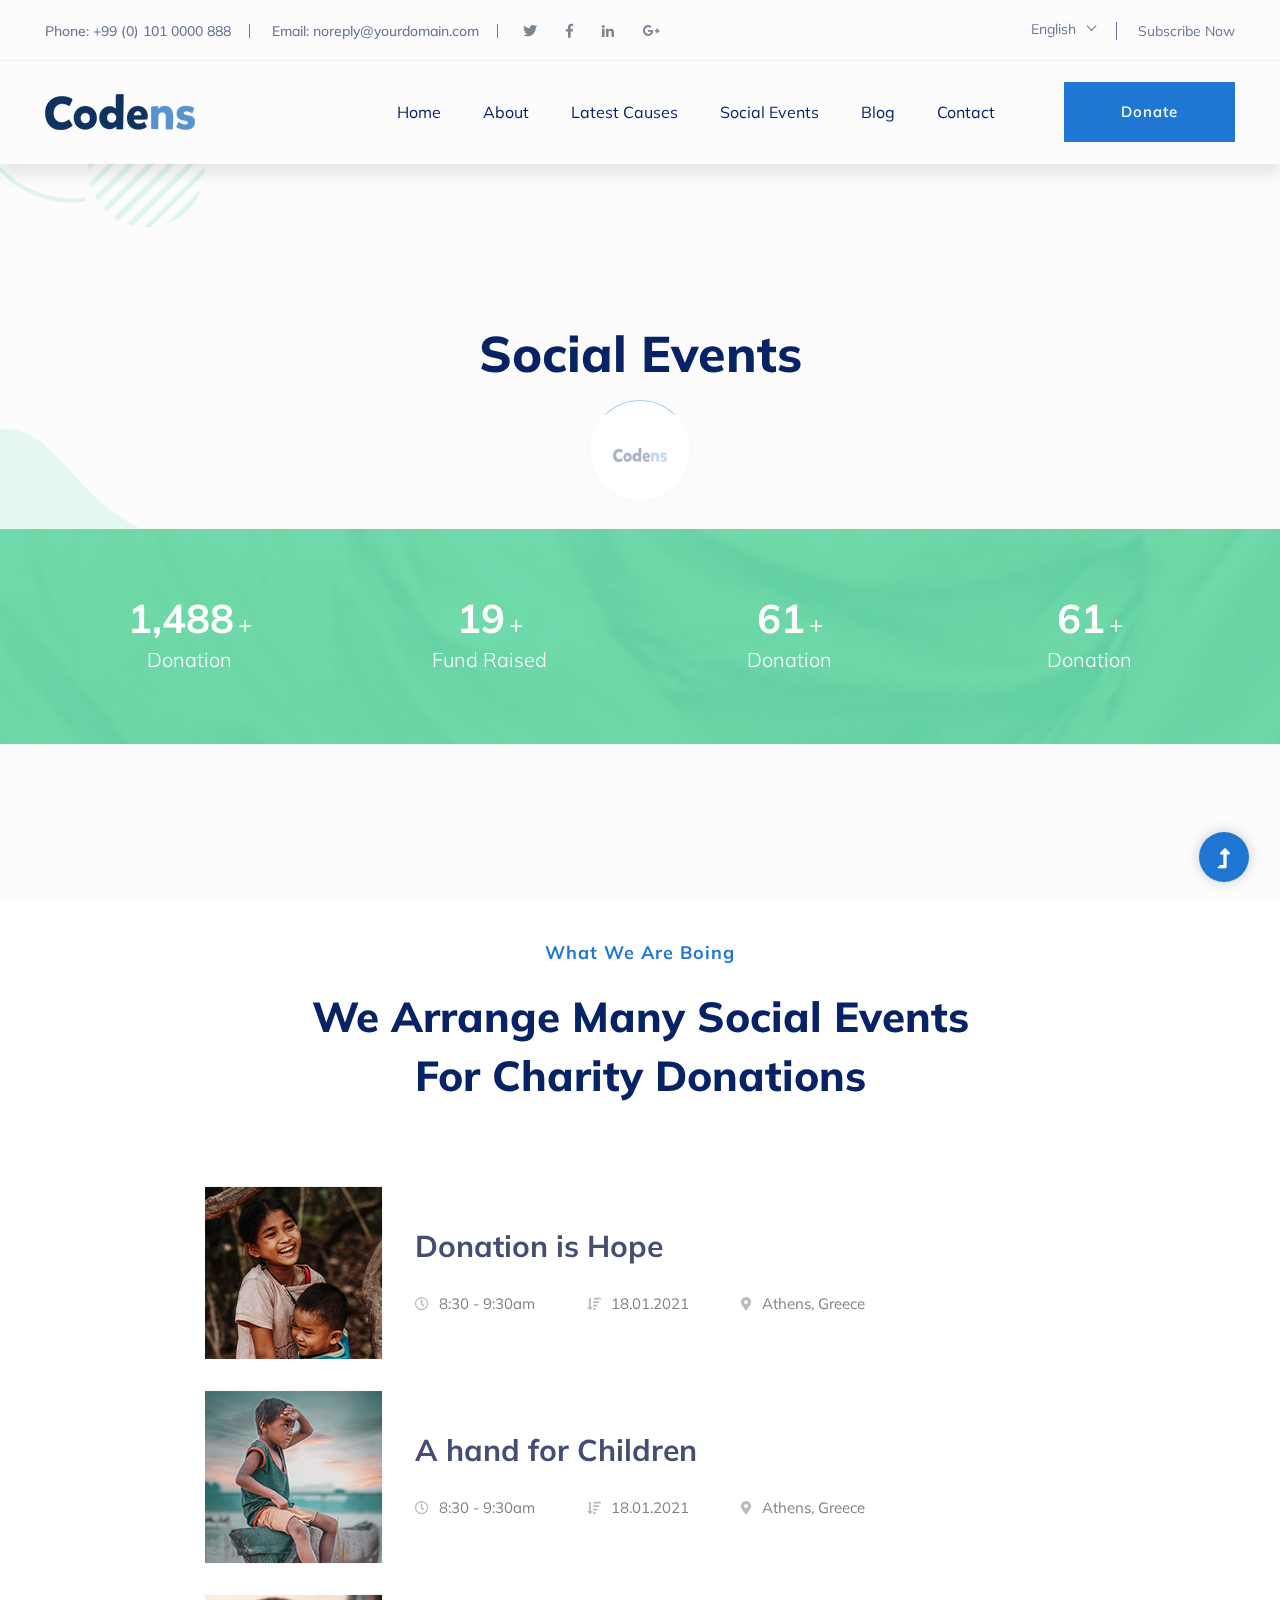
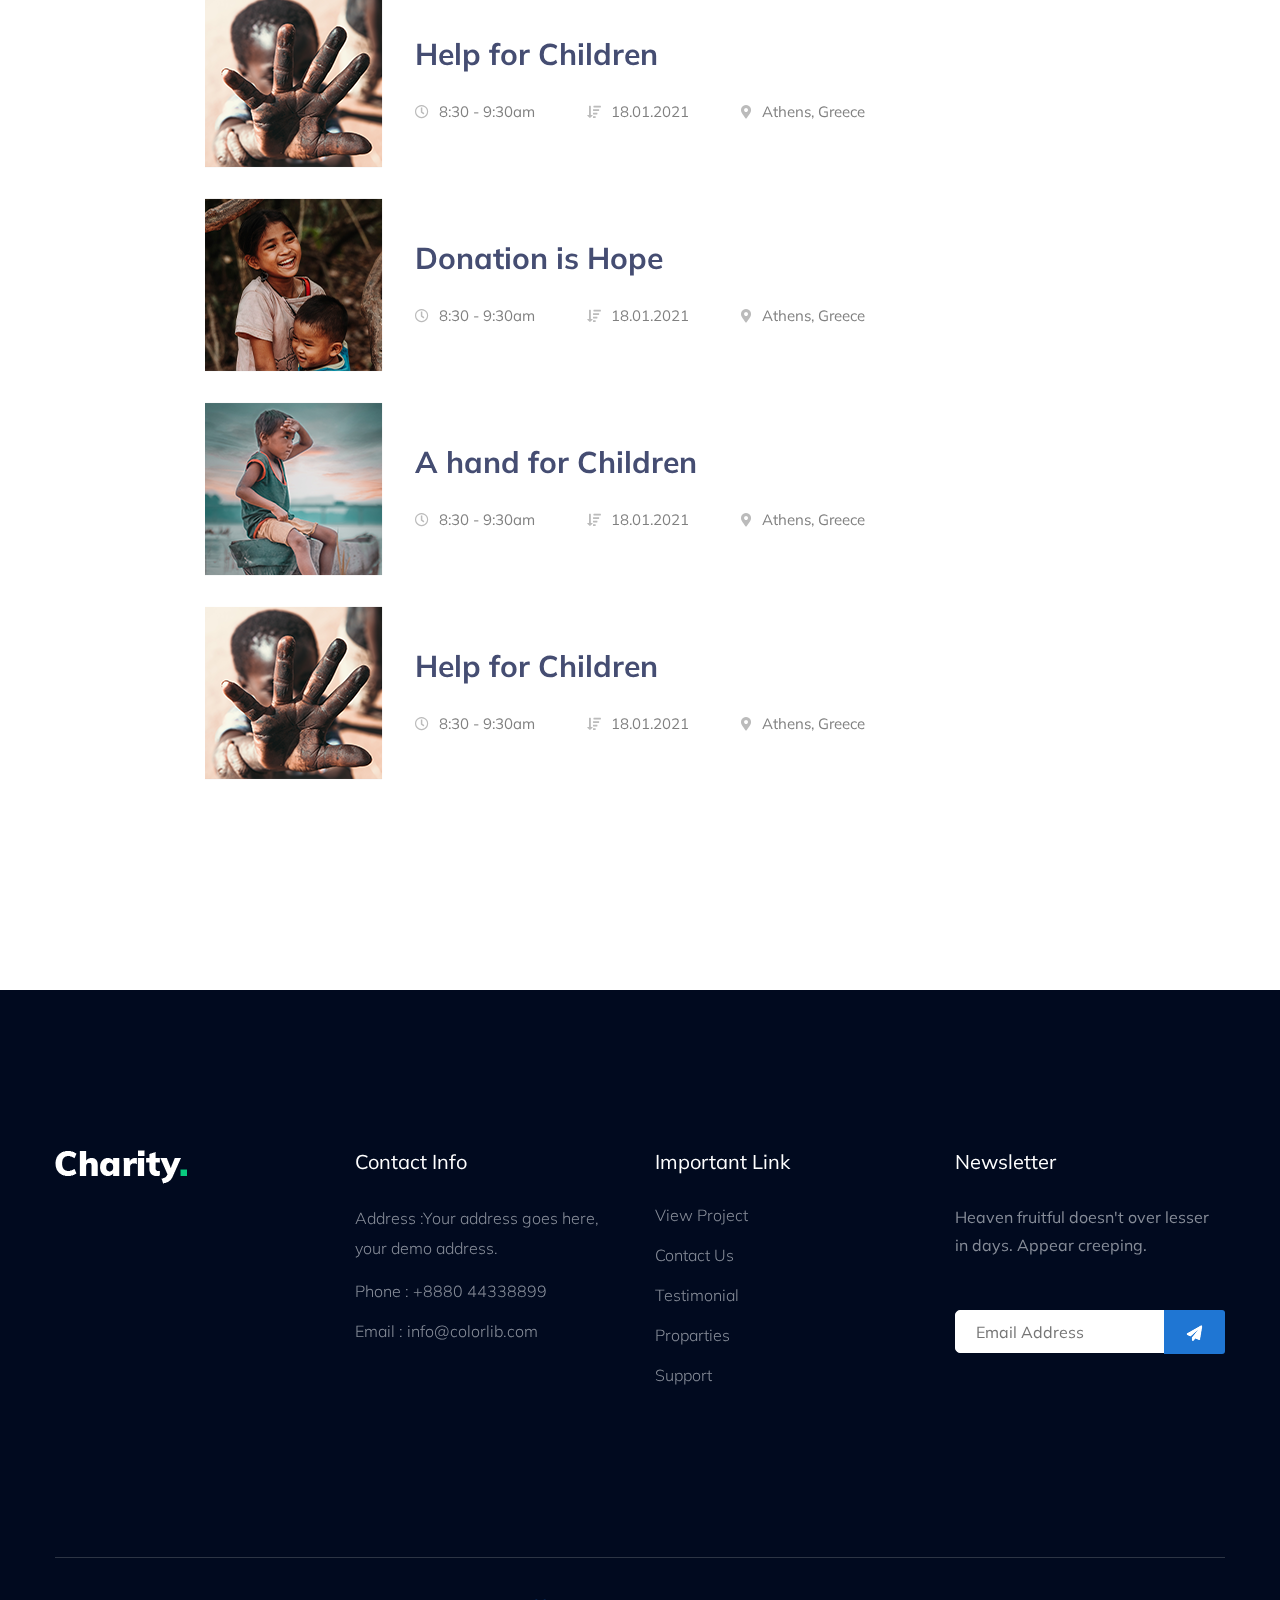
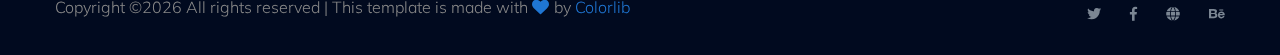
<file: charityworks-master/events.html>
<!doctype html>
<html class="no-js" lang="zxx">
<head>
    <meta charset="utf-8">
    <meta http-equiv="x-ua-compatible" content="ie=edge">
    <title> Charity | Teamplate</title>
    <meta name="description" content="">
    <meta name="viewport" content="width=device-width, initial-scale=1">
    <link rel="manifest" href="site.webmanifest">
    <link rel="shortcut icon" type="image/x-icon" href="assets/img/favicon.ico">

	<!-- CSS here -->
	<link rel="stylesheet" href="assets/css/bootstrap.min.css">
	<link rel="stylesheet" href="assets/css/owl.carousel.min.css">
	<link rel="stylesheet" href="assets/css/slicknav.css">
    <link rel="stylesheet" href="assets/css/flaticon.css">
    <link rel="stylesheet" href="assets/css/progressbar_barfiller.css">
    <link rel="stylesheet" href="assets/css/gijgo.css">
    <link rel="stylesheet" href="assets/css/animate.min.css">
    <link rel="stylesheet" href="assets/css/animated-headline.css">
	<link rel="stylesheet" href="assets/css/magnific-popup.css">
	<link rel="stylesheet" href="assets/css/fontawesome-all.min.css">
	<link rel="stylesheet" href="assets/css/themify-icons.css">
	<link rel="stylesheet" href="assets/css/slick.css">
	<link rel="stylesheet" href="assets/css/nice-select.css">
	<link rel="stylesheet" href="assets/css/style.css">
</head>
<body>
    <!-- ? Preloader Start -->
    <div id="preloader-active">
        <div class="preloader d-flex align-items-center justify-content-center">
            <div class="preloader-inner position-relative">
                <div class="preloader-circle"></div>
                <div class="preloader-img pere-text">
                    <img src="assets/img/logo/loder.png" alt="">
                </div>
            </div>
        </div>
    </div>
    <!-- Preloader Start -->
    <header>
        <!-- Header Start -->
        <div class="header-area">
            <div class="main-header ">
                <div class="header-top d-none d-lg-block">
                    <div class="container-fluid">
                        <div class="col-xl-12">
                            <div class="row d-flex justify-content-between align-items-center">
                                <div class="header-info-left d-flex">
                                    <ul>     
                                        <li>Phone: +99 (0) 101 0000 888</li>
                                        <li>Email: noreply@yourdomain.com</li>
                                    </ul>
                                    <div class="header-social">    
                                        <ul>
                                            <li><a href="#"><i class="fab fa-twitter"></i></a></li>
                                            <li><a  href="https://www.facebook.com/sai4ull"><i class="fab fa-facebook-f"></i></a></li>
                                            <li><a href="#"><i class="fab fa-linkedin-in"></i></a></li>
                                            <li> <a href="#"><i class="fab fa-google-plus-g"></i></a></li>
                                        </ul>
                                    </div>
                                </div>
                                <div class="header-info-right d-flex align-items-center">
                                    <div class="select-this">
                                        <form action="#">
                                            <div class="select-itms">
                                                <select name="select" id="select1">
                                                    <option value="">English</option>
                                                    <option value="">Bangla</option>
                                                    <option value="">Arabic</option>
                                                    <option value="">Hindi</option>
                                                </select>
                                            </div>
                                        </form>
                                    </div>
                                    <ul class="contact-now">     
                                        <li><a href="#">Subscribe Now</a></li>
                                    </ul>
                                </div>
                            </div>
                        </div>
                    </div>
                </div>
                <div class="header-bottom  header-sticky">
                    <div class="container-fluid">
                        <div class="row align-items-center">
                            <!-- Logo -->
                            <div class="col-xl-2 col-lg-2">
                                <div class="logo">
                                    <a href="index.html"><img src="assets/img/logo/logo.png" alt=""></a>
                                </div>
                            </div>
                            <div class="col-xl-10 col-lg-10">
                                <div class="menu-wrapper  d-flex align-items-center justify-content-end">
                                    <!-- Main-menu -->
                                    <div class="main-menu d-none d-lg-block">
                                        <nav>
                                            <ul id="navigation">                                                                                          
                                                <li><a href="index.html">Home</a></li>
                                                <li><a href="about.html">About</a></li>
                                                <li><a href="program.html">latest causes</a></li>
                                                <li><a href="events.html">social events </a></li>
                                                <li><a href="blog.html">Blog</a>
                                                    <ul class="submenu">
                                                        <li><a href="blog.html">Blog</a></li>
                                                        <li><a href="blog_details.html">Blog Details</a></li>
                                                        <li><a href="elements.html">Element</a></li>
                                                    </ul>
                                                </li>
                                                <li><a href="contact.html">Contact</a></li>
                                            </ul>
                                        </nav>
                                    </div>
                                    <!-- Header-btn -->
                                    <div class="header-right-btn d-none d-lg-block ml-20">
                                        <a href="contact.html" class="btn header-btn">Donate</a>
                                    </div>
                                </div>
                            </div> 
                            <!-- Mobile Menu -->
                            <div class="col-12">
                                <div class="mobile_menu d-block d-lg-none"></div>
                            </div>
                        </div>
                    </div>
                </div>
            </div>
        </div>
        <!-- Header End -->
    </header>
    <!-- header end -->
    <main>
    <!--? Hero Start -->
    <div class="slider-area2">
        <div class="slider-height2 d-flex align-items-center">
            <div class="container">
                <div class="row">
                    <div class="col-xl-12">
                        <div class="hero-cap hero-cap2 pt-20 text-center">
                            <h2>social events </h2>
                        </div>
                    </div>
                </div>
            </div>
        </div>
    </div>
    <!-- Hero End -->
    <!--? Count Down Start -->
    <div class="count-down-area pt-25 section-bg" data-background="assets/img/gallery/section_bg02.png">
        <div class="container">
            <div class="row justify-content-center">
                <div class="col-lg-12 col-md-12">
                    <div class="count-down-wrapper" >
                        <div class="row justify-content-between">
                            <div class="col-lg-3 col-md-6 col-sm-6">
                                <!-- Counter Up -->
                                <div class="single-counter text-center">
                                    <span class="counter color-green">6,200</span>
                                    <span class="plus">+</span>
                                    <p class="color-green">Donation</p>
                                </div>
                            </div>
                            <div class="col-lg-3 col-md-6 col-sm-6">
                                <!-- Counter Up -->
                                <div class="single-counter text-center">
                                    <span class="counter color-green">80</span>
                                    <span class="plus">+</span>
                                    <p class="color-green">Fund Raised</p>
                                </div>
                            </div>
                            <div class="col-lg-3 col-md-6 col-sm-6">
                                <!-- Counter Up -->
                                <div class="single-counter text-center">
                                    <span class="counter color-green">256</span>
                                    <span class="plus">+</span>
                                    <p class="color-green">Donation</p>
                                </div>
                            </div>
                            <div class="col-lg-3 col-md-6 col-sm-6">
                                <!-- Counter Up -->
                                <div class="single-counter text-center">
                                    <span class="counter color-green">256</span>
                                    <span class="plus">+</span>
                                    <p class="color-green">Donation</p>
                                </div>
                            </div>
                        </div>
                    </div>
                </div>
            </div>
        </div>
    </div>
    <!-- Count Down End -->
    <!-- Featured_job_start -->
    <section class="featured-job-area section-padding30 section-bg2" data-background="assets/img/gallery/section_bg03.png">
        <div class="container">
            <div class="row justify-content-center">
                <div class="col-xl-7 col-lg-9 col-md-10 col-sm-12">
                    <!-- Section Tittle -->
                    <div class="section-tittle text-center mb-80">
                        <span>What we are boing</span>
                        <h2>We arrange many social events for charity donations</h2>
                    </div>
                </div>
            </div>
            <div class="row justify-content-center">
                <div class="col-lg-9 col-md-12">
                    <!-- single-job-content -->
                    <div class="single-job-items mb-30">
                        <div class="job-items">
                            <div class="company-img">
                                <a href="#"><img src="assets/img/gallery/socialEvents1.png" alt=""></a>
                            </div>
                            <div class="job-tittle">
                                <a href="#"><h4>Donation is Hope</h4></a>
                                <ul>
                                    <li><i class="far fa-clock"></i>8:30 - 9:30am</li>
                                    <li><i class="fas fa-sort-amount-down"></i>18.01.2021</li>
                                    <li><i class="fas fa-map-marker-alt"></i>Athens, Greece</li>
                                </ul>
                            </div>
                        </div>
                    </div>
                </div>
                <div class="col-lg-9 col-md-12">
                    <!-- single-job-content -->
                    <div class="single-job-items mb-30">
                        <div class="job-items">
                            <div class="company-img">
                                <a href="#"><img src="assets/img/gallery/socialEvents2.png" alt=""></a>
                            </div>
                            <div class="job-tittle">
                                <a href="#"><h4>A hand for Children</h4></a>
                                <ul>
                                    <li><i class="far fa-clock"></i>8:30 - 9:30am</li>
                                    <li><i class="fas fa-sort-amount-down"></i>18.01.2021</li>
                                    <li><i class="fas fa-map-marker-alt"></i>Athens, Greece</li>
                                </ul>
                            </div>
                        </div>
                    </div>
                </div>
                <div class="col-lg-9 col-md-12">
                    <!-- single-job-content -->
                    <div class="single-job-items mb-30">
                        <div class="job-items">
                            <div class="company-img">
                                <a href="#"><img src="assets/img/gallery/socialEvents3.png" alt=""></a>
                            </div>
                            <div class="job-tittle">
                                <a href="#"><h4>Help for Children</h4></a>
                                <ul>
                                    <li><i class="far fa-clock"></i>8:30 - 9:30am</li>
                                    <li><i class="fas fa-sort-amount-down"></i>18.01.2021</li>
                                    <li><i class="fas fa-map-marker-alt"></i>Athens, Greece</li>
                                </ul>
                            </div>
                        </div>
                    </div>
                </div>
                <div class="col-lg-9 col-md-12">
                    <!-- single-job-content -->
                    <div class="single-job-items mb-30">
                        <div class="job-items">
                            <div class="company-img">
                                <a href="#"><img src="assets/img/gallery/socialEvents1.png" alt=""></a>
                            </div>
                            <div class="job-tittle">
                                <a href="#"><h4>Donation is Hope</h4></a>
                                <ul>
                                    <li><i class="far fa-clock"></i>8:30 - 9:30am</li>
                                    <li><i class="fas fa-sort-amount-down"></i>18.01.2021</li>
                                    <li><i class="fas fa-map-marker-alt"></i>Athens, Greece</li>
                                </ul>
                            </div>
                        </div>
                    </div>
                </div>
                <div class="col-lg-9 col-md-12">
                    <!-- single-job-content -->
                    <div class="single-job-items mb-30">
                        <div class="job-items">
                            <div class="company-img">
                                <a href="#"><img src="assets/img/gallery/socialEvents2.png" alt=""></a>
                            </div>
                            <div class="job-tittle">
                                <a href="#"><h4>A hand for Children</h4></a>
                                <ul>
                                    <li><i class="far fa-clock"></i>8:30 - 9:30am</li>
                                    <li><i class="fas fa-sort-amount-down"></i>18.01.2021</li>
                                    <li><i class="fas fa-map-marker-alt"></i>Athens, Greece</li>
                                </ul>
                            </div>
                        </div>
                    </div>
                </div>
                <div class="col-lg-9 col-md-12">
                    <!-- single-job-content -->
                    <div class="single-job-items mb-30">
                        <div class="job-items">
                            <div class="company-img">
                                <a href="#"><img src="assets/img/gallery/socialEvents3.png" alt=""></a>
                            </div>
                            <div class="job-tittle">
                                <a href="#"><h4>Help for Children</h4></a>
                                <ul>
                                    <li><i class="far fa-clock"></i>8:30 - 9:30am</li>
                                    <li><i class="fas fa-sort-amount-down"></i>18.01.2021</li>
                                    <li><i class="fas fa-map-marker-alt"></i>Athens, Greece</li>
                                </ul>
                            </div>
                        </div>
                    </div>
                </div>
            </div>
        </div>
    </section>
    <!-- Featured_job_end -->
    </main>
    <footer>
        <div class="footer-wrapper section-bg2" data-background="assets/img/gallery/footer_bg.png">
            <!-- Footer Top-->
            <div class="footer-area footer-padding">
                <div class="container">
                    <div class="row d-flex justify-content-between">
                        <div class="col-xl-3 col-lg-3 col-md-4 col-sm-6">
                            <div class="single-footer-caption mb-50">
                                <div class="single-footer-caption mb-30">
                                    <div class="footer-tittle">
                                        <div class="footer-logo mb-20">
                                            <a href="index.html"><img src="assets/img/logo/logo2_footer.png" alt=""></a>
                                        </div>
                                    </div>
                                </div>
                            </div>
                        </div>
                        <div class="col-xl-3 col-lg-3 col-md-4 col-sm-5">
                            <div class="single-footer-caption mb-50">
                                <div class="footer-tittle">
                                    <h4>Contact Info</h4>
                                    <ul>
                                        <li>
                                            <p>Address :Your address goes here, your demo address.</p>
                                        </li>
                                        <li><a href="#">Phone : +8880 44338899</a></li>
                                        <li><a href="#">Email : info@colorlib.com</a></li>
                                    </ul>
                                </div>
                            </div>
                        </div>
                        <div class="col-xl-3 col-lg-3 col-md-4 col-sm-5">
                            <div class="single-footer-caption mb-50">
                                <div class="footer-tittle">
                                    <h4>Important Link</h4>
                                    <ul>
                                        <li><a href="#"> View Project</a></li>
                                        <li><a href="#">Contact Us</a></li>
                                        <li><a href="#">Testimonial</a></li>
                                        <li><a href="#">Proparties</a></li>
                                        <li><a href="#">Support</a></li>
                                    </ul>
                                </div>
                            </div>
                        </div>
                        <div class="col-xl-3 col-lg-3 col-md-4 col-sm-5">
                            <div class="single-footer-caption mb-50">
                                <div class="footer-tittle">
                                    <h4>Newsletter</h4>
                                    <div class="footer-pera footer-pera2">
                                    <p>Heaven fruitful doesn't over lesser in days. Appear creeping.</p>
                                </div>
                                <!-- Form -->
                                <div class="footer-form" >
                                    <div id="mc_embed_signup">
                                        <form target="_blank" action="https://spondonit.us12.list-manage.com/subscribe/post?u=1462626880ade1ac87bd9c93a&amp;id=92a4423d01"
                                        method="get" class="subscribe_form relative mail_part">
                                            <input type="email" name="email" id="newsletter-form-email" placeholder="Email Address"
                                            class="placeholder hide-on-focus" onfocus="this.placeholder = ''"
                                            onblur="this.placeholder = ' Email Address '">
                                            <div class="form-icon">
                                                <button type="submit" name="submit" id="newsletter-submit"
                                                class="email_icon newsletter-submit button-contactForm"><img src="assets/img/gallery/form.png" alt=""></button>
                                            </div>
                                            <div class="mt-10 info"></div>
                                        </form>
                                    </div>
                                </div>
                                </div>
                            </div>
                        </div>
                    </div>
                </div>
            </div>
            <!-- footer-bottom -->
            <div class="footer-bottom-area">
                <div class="container">
                    <div class="footer-border">
                        <div class="row d-flex justify-content-between align-items-center">
                            <div class="col-xl-10 col-lg-9 ">
                                <div class="footer-copy-right">
                                    <p><!-- Link back to Colorlib can't be removed. Template is licensed under CC BY 3.0. -->
  Copyright &copy;<script>document.write(new Date().getFullYear());</script> All rights reserved | This template is made with <i class="fa fa-heart" aria-hidden="true"></i> by <a href="https://colorlib.com" target="_blank">Colorlib</a>
  <!-- Link back to Colorlib can't be removed. Template is licensed under CC BY 3.0. --></p>
                                </div>
                            </div>
                            <div class="col-xl-2 col-lg-3">
                                <div class="footer-social f-right">
                                    <a href="#"><i class="fab fa-twitter"></i></a>
                                    <a  href="https://www.facebook.com/sai4ull"><i class="fab fa-facebook-f"></i></a>
                                    <a href="#"><i class="fas fa-globe"></i></a>
                                    <a href="#"><i class="fab fa-behance"></i></a>
                                </div>
                            </div>
                        </div>
                    </div>
                </div>
            </div>
        </div>
    </footer>

    <!-- Scroll Up -->
    <div id="back-top" >
        <a title="Go to Top" href="#"> <i class="fas fa-level-up-alt"></i></a>
    </div>

    <!-- JS here -->

    <script src="./assets/js/vendor/modernizr-3.5.0.min.js"></script>
    <!-- Jquery, Popper, Bootstrap -->
    <script src="./assets/js/vendor/jquery-1.12.4.min.js"></script>
    <script src="./assets/js/popper.min.js"></script>
    <script src="./assets/js/bootstrap.min.js"></script>
    <!-- Jquery Mobile Menu -->
    <script src="./assets/js/jquery.slicknav.min.js"></script>

    <!-- Jquery Slick , Owl-Carousel Plugins -->
    <script src="./assets/js/owl.carousel.min.js"></script>
    <script src="./assets/js/slick.min.js"></script>
    <!-- One Page, Animated-HeadLin -->
    <script src="./assets/js/wow.min.js"></script>
    <script src="./assets/js/animated.headline.js"></script>
    <script src="./assets/js/jquery.magnific-popup.js"></script>

    <!-- Date Picker -->
    <script src="./assets/js/gijgo.min.js"></script>
    <!-- Nice-select, sticky -->
    <script src="./assets/js/jquery.nice-select.min.js"></script>
    <script src="./assets/js/jquery.sticky.js"></script>
    <!-- Progress -->
    <script src="./assets/js/jquery.barfiller.js"></script>
    
    <!-- counter , waypoint,Hover Direction -->
    <script src="./assets/js/jquery.counterup.min.js"></script>
    <script src="./assets/js/waypoints.min.js"></script>
    <script src="./assets/js/jquery.countdown.min.js"></script>
    <script src="./assets/js/hover-direction-snake.min.js"></script>

    <!-- contact js -->
    <script src="./assets/js/contact.js"></script>
    <script src="./assets/js/jquery.form.js"></script>
    <script src="./assets/js/jquery.validate.min.js"></script>
    <script src="./assets/js/mail-script.js"></script>
    <script src="./assets/js/jquery.ajaxchimp.min.js"></script>
    
    <!-- Jquery Plugins, main Jquery -->	
    <script src="./assets/js/plugins.js"></script>
    <script src="./assets/js/main.js"></script>
    
    </body>
</html>
</file>
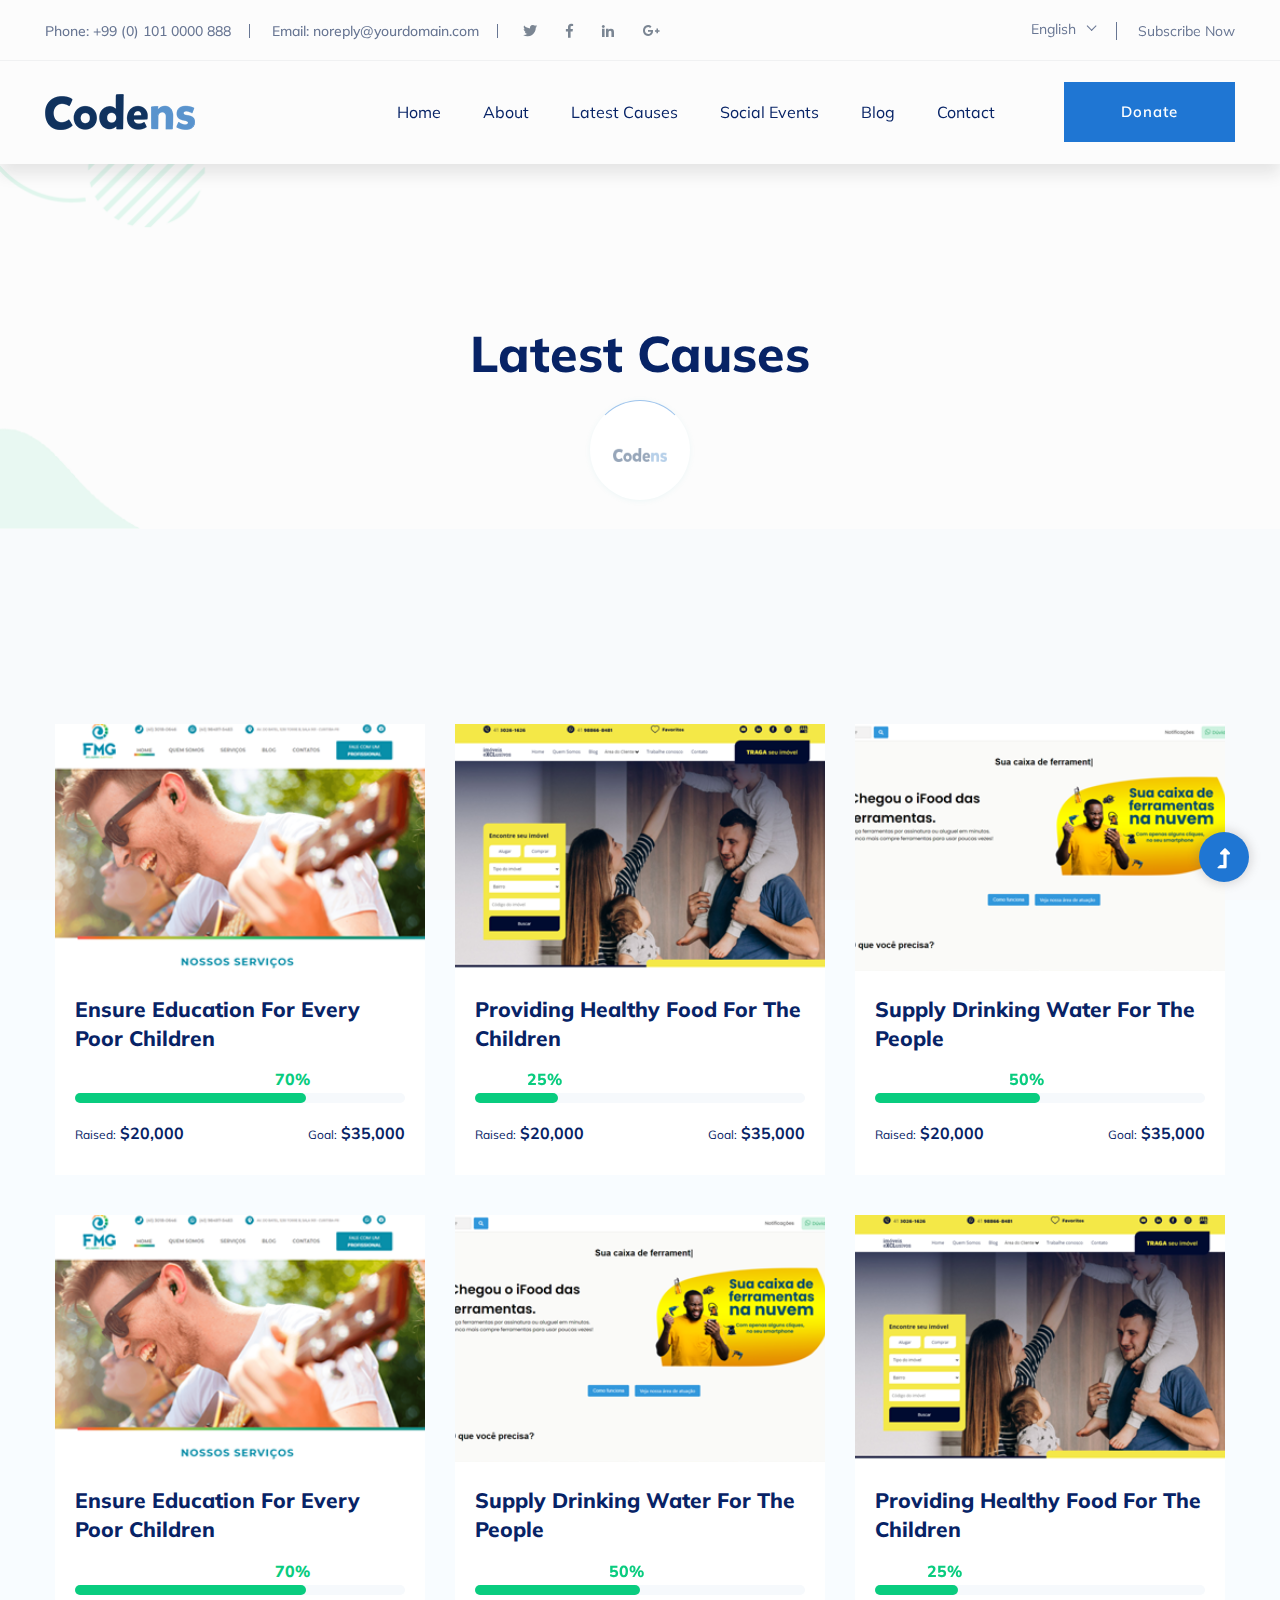
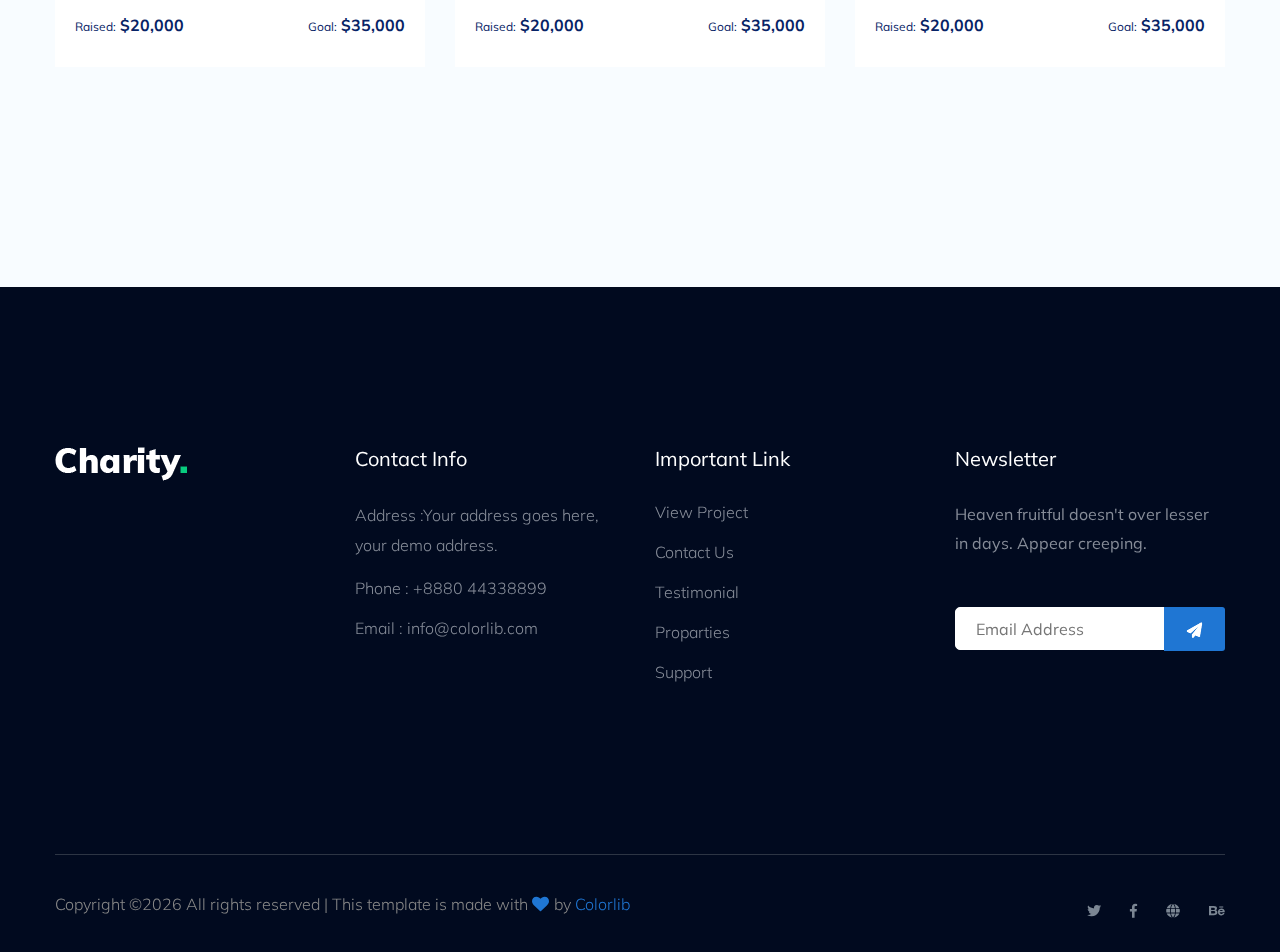
<file: charityworks-master/program.html>
<!doctype html>
<html class="no-js" lang="zxx">
<head>
    <meta charset="utf-8">
    <meta http-equiv="x-ua-compatible" content="ie=edge">
    <title> Charity | Teamplate</title>
    <meta name="description" content="">
    <meta name="viewport" content="width=device-width, initial-scale=1">
    <link rel="manifest" href="site.webmanifest">
    <link rel="shortcut icon" type="image/x-icon" href="assets/img/favicon.ico">

	<!-- CSS here -->
	<link rel="stylesheet" href="assets/css/bootstrap.min.css">
	<link rel="stylesheet" href="assets/css/owl.carousel.min.css">
	<link rel="stylesheet" href="assets/css/slicknav.css">
    <link rel="stylesheet" href="assets/css/flaticon.css">
    <link rel="stylesheet" href="assets/css/progressbar_barfiller.css">
    <link rel="stylesheet" href="assets/css/gijgo.css">
    <link rel="stylesheet" href="assets/css/animate.min.css">
    <link rel="stylesheet" href="assets/css/animated-headline.css">
	<link rel="stylesheet" href="assets/css/magnific-popup.css">
	<link rel="stylesheet" href="assets/css/fontawesome-all.min.css">
	<link rel="stylesheet" href="assets/css/themify-icons.css">
	<link rel="stylesheet" href="assets/css/slick.css">
	<link rel="stylesheet" href="assets/css/nice-select.css">
	<link rel="stylesheet" href="assets/css/style.css">
</head>
<body>
    <!-- ? Preloader Start -->
    <div id="preloader-active">
        <div class="preloader d-flex align-items-center justify-content-center">
            <div class="preloader-inner position-relative">
                <div class="preloader-circle"></div>
                <div class="preloader-img pere-text">
                    <img src="assets/img/logo/loder.png" alt="">
                </div>
            </div>
        </div>
    </div>
    <!-- Preloader Start -->
    <header>
        <!-- Header Start -->
        <div class="header-area">
            <div class="main-header ">
                <div class="header-top d-none d-lg-block">
                    <div class="container-fluid">
                        <div class="col-xl-12">
                            <div class="row d-flex justify-content-between align-items-center">
                                <div class="header-info-left d-flex">
                                    <ul>     
                                        <li>Phone: +99 (0) 101 0000 888</li>
                                        <li>Email: noreply@yourdomain.com</li>
                                    </ul>
                                    <div class="header-social">    
                                        <ul>
                                            <li><a href="#"><i class="fab fa-twitter"></i></a></li>
                                            <li><a  href="https://www.facebook.com/sai4ull"><i class="fab fa-facebook-f"></i></a></li>
                                            <li><a href="#"><i class="fab fa-linkedin-in"></i></a></li>
                                            <li> <a href="#"><i class="fab fa-google-plus-g"></i></a></li>
                                        </ul>
                                    </div>
                                </div>
                                <div class="header-info-right d-flex align-items-center">
                                    <div class="select-this">
                                        <form action="#">
                                            <div class="select-itms">
                                                <select name="select" id="select1">
                                                    <option value="">English</option>
                                                    <option value="">Bangla</option>
                                                    <option value="">Arabic</option>
                                                    <option value="">Hindi</option>
                                                </select>
                                            </div>
                                        </form>
                                    </div>
                                    <ul class="contact-now">     
                                        <li><a href="#">Subscribe Now</a></li>
                                    </ul>
                                </div>
                            </div>
                        </div>
                    </div>
                </div>
                <div class="header-bottom  header-sticky">
                    <div class="container-fluid">
                        <div class="row align-items-center">
                            <!-- Logo -->
                            <div class="col-xl-2 col-lg-2">
                                <div class="logo">
                                    <a href="index.html"><img src="assets/img/logo/logo.png" alt=""></a>
                                </div>
                            </div>
                            <div class="col-xl-10 col-lg-10">
                                <div class="menu-wrapper  d-flex align-items-center justify-content-end">
                                    <!-- Main-menu -->
                                    <div class="main-menu d-none d-lg-block">
                                        <nav>
                                            <ul id="navigation">                                                                                          
                                                <li><a href="index.html">Home</a></li>
                                                <li><a href="about.html">About</a></li>
                                                <li><a href="program.html">latest causes</a></li>
                                                <li><a href="events.html">social events </a></li>
                                                <li><a href="blog.html">Blog</a>
                                                    <ul class="submenu">
                                                        <li><a href="blog.html">Blog</a></li>
                                                        <li><a href="blog_details.html">Blog Details</a></li>
                                                        <li><a href="elements.html">Element</a></li>
                                                    </ul>
                                                </li>
                                                <li><a href="contact.html">Contact</a></li>
                                            </ul>
                                        </nav>
                                    </div>
                                    <!-- Header-btn -->
                                    <div class="header-right-btn d-none d-lg-block ml-20">
                                        <a href="contact.html" class="btn header-btn">Donate</a>
                                    </div>
                                </div>
                            </div> 
                            <!-- Mobile Menu -->
                            <div class="col-12">
                                <div class="mobile_menu d-block d-lg-none"></div>
                            </div>
                        </div>
                    </div>
                </div>
            </div>
        </div>
        <!-- Header End -->
    </header>
    <!-- header end -->
    <main>
    <!--? Hero Start -->
    <div class="slider-area2">
        <div class="slider-height2 d-flex align-items-center">
            <div class="container">
                <div class="row">
                    <div class="col-xl-12">
                        <div class="hero-cap hero-cap2 pt-20 text-center">
                            <h2>latest causes </h2>
                        </div>
                    </div>
                </div>
            </div>
        </div>
    </div>
    <!-- Hero End -->
    <!-- Our Cases Start -->
    <div class="our-cases-area section-padding30">
        <div class="container">
            <div class="row">
                <div class="col-lg-4 col-md-6 col-sm-6">
                    <div class="single-cases mb-40">
                        <div class="cases-img">
                            <img src="assets/img/gallery/case1.png" alt="">
                        </div>
                        <div class="cases-caption">
                            <h3><a href="#">Ensure Education For Every Poor Children</a></h3>
                            <!-- Progress Bar -->
                            <div class="single-skill mb-15">
                                <div class="bar-progress">
                                    <div id="bar1" class="barfiller">
                                        <div class="tipWrap">
                                            <span class="tip"></span>
                                        </div>
                                        <span class="fill" data-percentage="70"></span>
                                    </div>
                                </div>
                            </div>
                            <!-- / progress -->
                            <div class="prices d-flex justify-content-between">
                                <p>Raised:<span> $20,000</span></p>
                                <p>Goal:<span> $35,000</span></p>
                            </div>
                        </div>
                    </div>
                </div>
                <div class="col-lg-4 col-md-6 col-sm-6">
                    <div class="single-cases mb-40">
                        <div class="cases-img">
                            <img src="assets/img/gallery/case2.png" alt="">
                        </div>
                        <div class="cases-caption">
                            <h3><a href="#">Providing Healthy Food For The Children</a></h3>
                            <!-- Progress Bar -->
                            <div class="single-skill mb-15">
                                <div class="bar-progress">
                                    <div id="bar2" class="barfiller">
                                        <div class="tipWrap">
                                            <span class="tip"></span>
                                        </div>
                                        <span class="fill" data-percentage="25"></span>
                                    </div>
                                </div>
                            </div>
                            <!-- / progress -->
                            <div class="prices d-flex justify-content-between">
                                <p>Raised:<span> $20,000</span></p>
                                <p>Goal:<span> $35,000</span></p>
                            </div>
                        </div>
                    </div>
                </div>
                <div class="col-lg-4 col-md-6 col-sm-6">
                    <div class="single-cases mb-40">
                        <div class="cases-img">
                            <img src="assets/img/gallery/case3.png" alt="">
                        </div>
                        <div class="cases-caption">
                            <h3><a href="#">Supply Drinking Water For  The People</a></h3>
                            <!-- Progress Bar -->
                            <div class="single-skill mb-15">
                                <div class="bar-progress">
                                    <div id="bar3" class="barfiller">
                                        <div class="tipWrap">
                                            <span class="tip"></span>
                                        </div>
                                        <span class="fill" data-percentage="50"></span>
                                    </div>
                                </div>
                            </div>
                            <!-- / progress -->
                            <div class="prices d-flex justify-content-between">
                                <p>Raised:<span> $20,000</span></p>
                                <p>Goal:<span> $35,000</span></p>
                            </div>
                        </div>
                    </div>
                </div>
                <div class="col-lg-4 col-md-6 col-sm-6">
                    <div class="single-cases mb-40">
                        <div class="cases-img">
                            <img src="assets/img/gallery/case1.png" alt="">
                        </div>
                        <div class="cases-caption">
                            <h3><a href="#">Ensure Education For Every Poor Children</a></h3>
                            <!-- Progress Bar -->
                            <div class="single-skill mb-15">
                                <div class="bar-progress">
                                    <div id="bar4" class="barfiller">
                                        <div class="tipWrap">
                                            <span class="tip"></span>
                                        </div>
                                        <span class="fill" data-percentage="70"></span>
                                    </div>
                                </div>
                            </div>
                            <!-- / progress -->
                            <div class="prices d-flex justify-content-between">
                                <p>Raised:<span> $20,000</span></p>
                                <p>Goal:<span> $35,000</span></p>
                            </div>
                        </div>
                    </div>
                </div>
                <div class="col-lg-4 col-md-6 col-sm-6">
                    <div class="single-cases mb-40">
                        <div class="cases-img">
                            <img src="assets/img/gallery/case3.png" alt="">
                        </div>
                        <div class="cases-caption">
                            <h3><a href="#">Supply Drinking Water For  The People</a></h3>
                            <!-- Progress Bar -->
                            <div class="single-skill mb-15">
                                <div class="bar-progress">
                                    <div id="bar5" class="barfiller">
                                        <div class="tipWrap">
                                            <span class="tip"></span>
                                        </div>
                                        <span class="fill" data-percentage="50"></span>
                                    </div>
                                </div>
                            </div>
                            <!-- / progress -->
                            <div class="prices d-flex justify-content-between">
                                <p>Raised:<span> $20,000</span></p>
                                <p>Goal:<span> $35,000</span></p>
                            </div>
                        </div>
                    </div>
                </div>
                <div class="col-lg-4 col-md-6 col-sm-6">
                    <div class="single-cases mb-40">
                        <div class="cases-img">
                            <img src="assets/img/gallery/case2.png" alt="">
                        </div>
                        <div class="cases-caption">
                            <h3><a href="#">Providing Healthy Food For The Children</a></h3>
                            <!-- Progress Bar -->
                            <div class="single-skill mb-15">
                                <div class="bar-progress">
                                    <div id="bar6" class="barfiller">
                                        <div class="tipWrap">
                                            <span class="tip"></span>
                                        </div>
                                        <span class="fill" data-percentage="25"></span>
                                    </div>
                                </div>
                            </div>
                            <!-- / progress -->
                            <div class="prices d-flex justify-content-between">
                                <p>Raised:<span> $20,000</span></p>
                                <p>Goal:<span> $35,000</span></p>
                            </div>
                        </div>
                    </div>
                </div>
            </div>
        </div>
    </div>
    <!-- Our Cases End -->
    </main>
    <footer>
        <div class="footer-wrapper section-bg2" data-background="assets/img/gallery/footer_bg.png">
            <!-- Footer Top-->
            <div class="footer-area footer-padding">
                <div class="container">
                    <div class="row d-flex justify-content-between">
                        <div class="col-xl-3 col-lg-3 col-md-4 col-sm-6">
                        <div class="single-footer-caption mb-50">
                            <div class="single-footer-caption mb-30">
                                <div class="footer-tittle">
                                    <div class="footer-logo mb-20">
                                        <a href="index.html"><img src="assets/img/logo/logo2_footer.png" alt=""></a>
                                    </div>
                                </div>
                            </div>
                        </div>
                        </div>
                        <div class="col-xl-3 col-lg-3 col-md-4 col-sm-5">
                            <div class="single-footer-caption mb-50">
                                <div class="footer-tittle">
                                    <h4>Contact Info</h4>
                                    <ul>
                                        <li>
                                            <p>Address :Your address goes here, your demo address.</p>
                                        </li>
                                        <li><a href="#">Phone : +8880 44338899</a></li>
                                        <li><a href="#">Email : info@colorlib.com</a></li>
                                    </ul>
                                </div>

                            </div>
                        </div>
                        <div class="col-xl-3 col-lg-3 col-md-4 col-sm-5">
                            <div class="single-footer-caption mb-50">
                                <div class="footer-tittle">
                                    <h4>Important Link</h4>
                                    <ul>
                                        <li><a href="#"> View Project</a></li>
                                        <li><a href="#">Contact Us</a></li>
                                        <li><a href="#">Testimonial</a></li>
                                        <li><a href="#">Proparties</a></li>
                                        <li><a href="#">Support</a></li>
                                    </ul>
                                </div>
                            </div>
                        </div>
                        <div class="col-xl-3 col-lg-3 col-md-4 col-sm-5">
                            <div class="single-footer-caption mb-50">
                                <div class="footer-tittle">
                                    <h4>Newsletter</h4>
                                    <div class="footer-pera footer-pera2">
                                    <p>Heaven fruitful doesn't over lesser in days. Appear creeping.</p>
                                </div>
                                <!-- Form -->
                                <div class="footer-form" >
                                    <div id="mc_embed_signup">
                                        <form target="_blank" action="https://spondonit.us12.list-manage.com/subscribe/post?u=1462626880ade1ac87bd9c93a&amp;id=92a4423d01"
                                        method="get" class="subscribe_form relative mail_part">
                                            <input type="email" name="email" id="newsletter-form-email" placeholder="Email Address"
                                            class="placeholder hide-on-focus" onfocus="this.placeholder = ''"
                                            onblur="this.placeholder = ' Email Address '">
                                            <div class="form-icon">
                                                <button type="submit" name="submit" id="newsletter-submit"
                                                class="email_icon newsletter-submit button-contactForm"><img src="assets/img/gallery/form.png" alt=""></button>
                                            </div>
                                            <div class="mt-10 info"></div>
                                        </form>
                                    </div>
                                </div>
                                </div>
                            </div>
                        </div>
                    </div>
                </div>
            </div>
            <!-- footer-bottom -->
            <div class="footer-bottom-area">
                <div class="container">
                    <div class="footer-border">
                        <div class="row d-flex justify-content-between align-items-center">
                            <div class="col-xl-10 col-lg-9 ">
                                <div class="footer-copy-right">
                                    <p><!-- Link back to Colorlib can't be removed. Template is licensed under CC BY 3.0. -->
  Copyright &copy;<script>document.write(new Date().getFullYear());</script> All rights reserved | This template is made with <i class="fa fa-heart" aria-hidden="true"></i> by <a href="https://colorlib.com" target="_blank">Colorlib</a>
  <!-- Link back to Colorlib can't be removed. Template is licensed under CC BY 3.0. --></p>
                                </div>
                            </div>
                            <div class="col-xl-2 col-lg-3">
                                <div class="footer-social f-right">
                                    <a href="#"><i class="fab fa-twitter"></i></a>
                                    <a  href="https://www.facebook.com/sai4ull"><i class="fab fa-facebook-f"></i></a>
                                    <a href="#"><i class="fas fa-globe"></i></a>
                                    <a href="#"><i class="fab fa-behance"></i></a>
                                </div>
                            </div>
                        </div>
                    </div>
                </div>
            </div>
        </div>
    </footer>

    <!-- Scroll Up -->
    <div id="back-top" >
        <a title="Go to Top" href="#"> <i class="fas fa-level-up-alt"></i></a>
    </div>

    <!-- JS here -->

    <script src="./assets/js/vendor/modernizr-3.5.0.min.js"></script>
    <!-- Jquery, Popper, Bootstrap -->
    <script src="./assets/js/vendor/jquery-1.12.4.min.js"></script>
    <script src="./assets/js/popper.min.js"></script>
    <script src="./assets/js/bootstrap.min.js"></script>
    <!-- Jquery Mobile Menu -->
    <script src="./assets/js/jquery.slicknav.min.js"></script>

    <!-- Jquery Slick , Owl-Carousel Plugins -->
    <script src="./assets/js/owl.carousel.min.js"></script>
    <script src="./assets/js/slick.min.js"></script>
    <!-- One Page, Animated-HeadLin -->
    <script src="./assets/js/wow.min.js"></script>
    <script src="./assets/js/animated.headline.js"></script>
    <script src="./assets/js/jquery.magnific-popup.js"></script>

    <!-- Date Picker -->
    <script src="./assets/js/gijgo.min.js"></script>
    <!-- Nice-select, sticky -->
    <script src="./assets/js/jquery.nice-select.min.js"></script>
    <script src="./assets/js/jquery.sticky.js"></script>
    <!-- Progress -->
    <script src="./assets/js/jquery.barfiller.js"></script>
    
    <!-- counter , waypoint,Hover Direction -->
    <script src="./assets/js/jquery.counterup.min.js"></script>
    <script src="./assets/js/waypoints.min.js"></script>
    <script src="./assets/js/jquery.countdown.min.js"></script>
    <script src="./assets/js/hover-direction-snake.min.js"></script>

    <!-- contact js -->
    <script src="./assets/js/contact.js"></script>
    <script src="./assets/js/jquery.form.js"></script>
    <script src="./assets/js/jquery.validate.min.js"></script>
    <script src="./assets/js/mail-script.js"></script>
    <script src="./assets/js/jquery.ajaxchimp.min.js"></script>
    
    <!-- Jquery Plugins, main Jquery -->	
    <script src="./assets/js/plugins.js"></script>
    <script src="./assets/js/main.js"></script>
    
    </body>
</html>
</file>
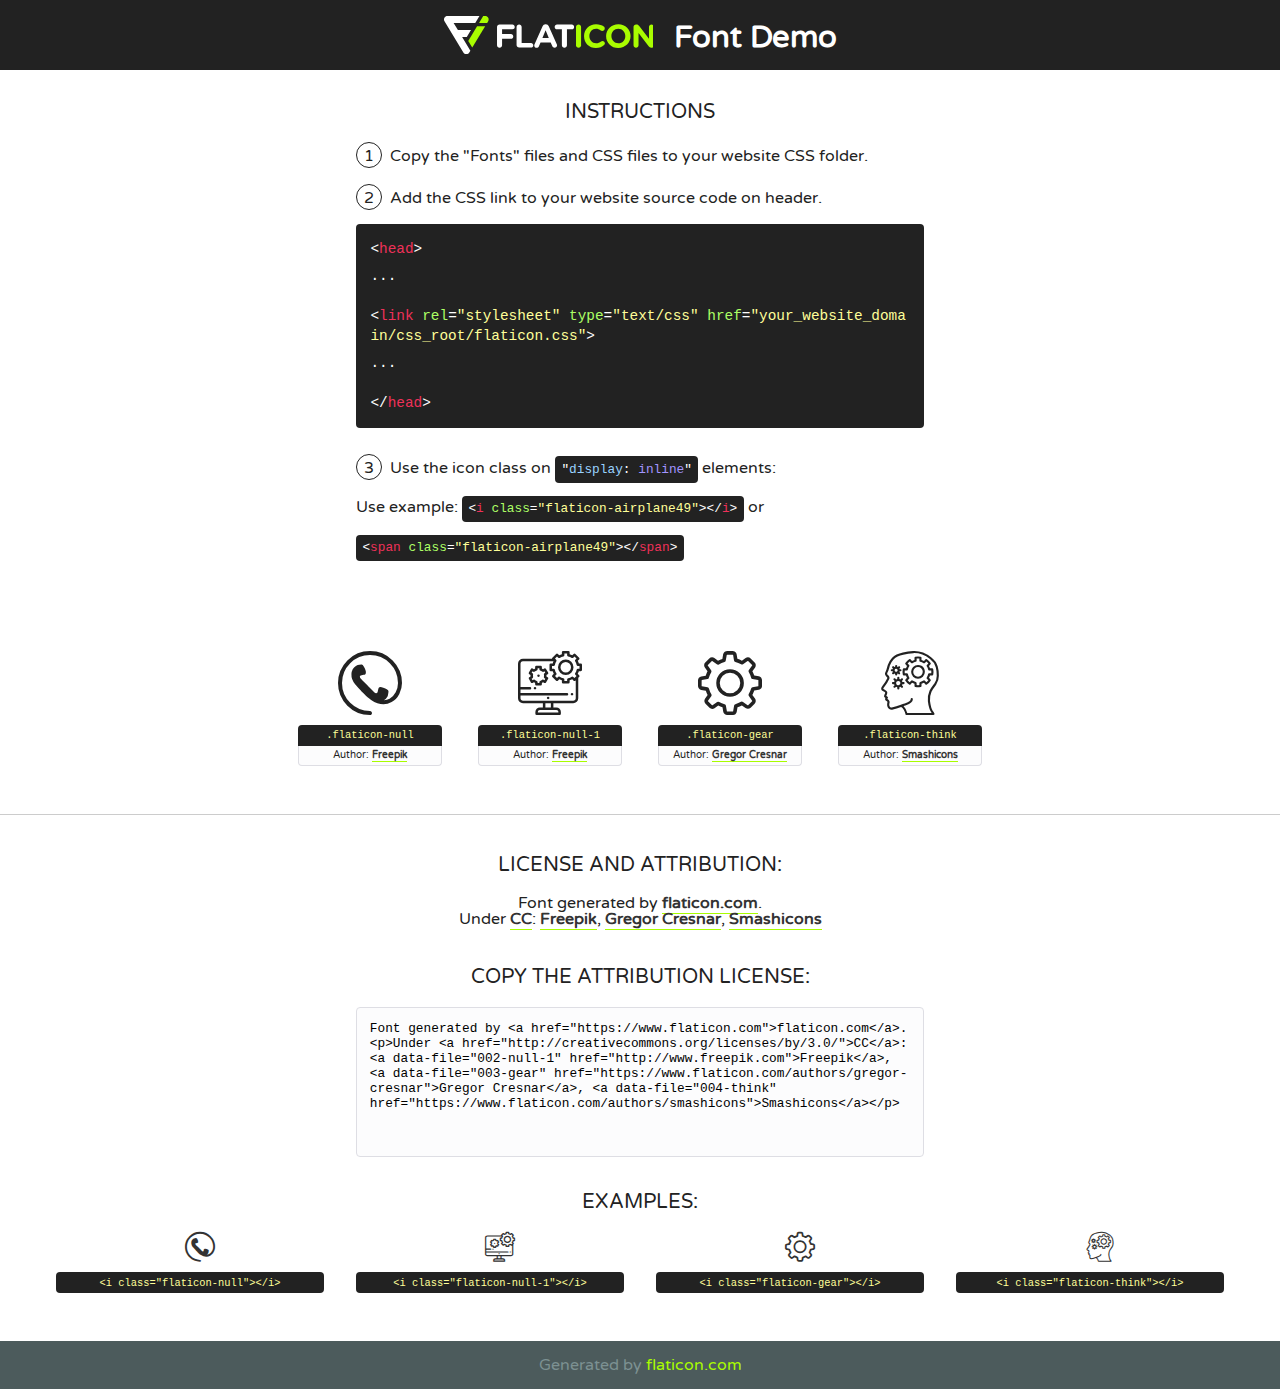
<file: charityworks-master/assets/fonts/flaticon.html>
<!DOCTYPE html>
<!--
  Flaticon icon font: Flaticon
  Creation date: 02/06/2020 05:24
-->
<html>
<!DOCTYPE html>
<html>

<head>
    <title>Flaticon WebFont</title>
    <link href="http://fonts.googleapis.com/css?family=Varela+Round" rel="stylesheet" type="text/css" />
    <link rel="stylesheet" type="text/css" href="flaticon.css">
    <meta charset="UTF-8">
    <style>
    html, body, div, span, applet, object, iframe,
    h1, h2, h3, h4, h5, h6, p, blockquote, pre,
    a, abbr, acronym, address, big, cite, code,
    del, dfn, em, img, ins, kbd, q, s, samp,
    small, strike, strong, sub, sup, tt, var,
    b, u, i, center,
    dl, dt, dd, ol, ul, li,
    fieldset, form, label, legend,
    table, caption, tbody, tfoot, thead, tr, th, td,
    article, aside, canvas, details, embed, 
    figure, figcaption, footer, header, hgroup, 
    menu, nav, output, ruby, section, summary,
    time, mark, audio, video {
        margin: 0;
        padding: 0;
        border: 0;
        font-size: 100%;
        font: inherit;
        vertical-align: baseline;
    }
    /* HTML5 display-role reset for older browsers */
    article, aside, details, figcaption, figure, 
    footer, header, hgroup, menu, nav, section {
        display: block;
    }
    body {
        line-height: 1;
    }
    ol, ul {
        list-style: none;
    }
    blockquote, q {
        quotes: none;
    }
    blockquote:before, blockquote:after,
    q:before, q:after {
        content: '';
        content: none;
    }
    table {
        border-collapse: collapse;
        border-spacing: 0;
    }
    body {
        font-family: 'Varela Round', Helvetica, Arial, sans-serif;
        font-size: 16px;
        color: #222;
    }
    a {
        color: #333;
        border-bottom: 1px solid #a9fd00;
        font-weight: bold;
        text-decoration: none;
    }
    * {
        -moz-box-sizing: border-box;
        -webkit-box-sizing: border-box;
        box-sizing: border-box;
        margin: 0;
        padding: 0;
    }
    [class^="flaticon-"]:before, [class*=" flaticon-"]:before, [class^="flaticon-"]:after, [class*=" flaticon-"]:after {
        font-family: Flaticon;
        font-size: 30px;
        font-style: normal;
        margin-left: 20px;
        color: #333;
    }
    .wrapper {
        max-width: 600px;
        margin: auto;
        padding: 0 1em;
    }
    .title {
        font-size: 1.25em;
        text-align: center;
        margin-bottom: 1em;
        text-transform: uppercase;
    }
    header {
        text-align: center;
        background-color: #222;
        color: #fff;
        padding: 1em;
    }
    header .logo {
        width: 210px;
        height: 38px;
        display: inline-block;
        vertical-align: middle;
        margin-right: 1em;
        border: none;
    }
    header strong {
        font-size: 1.95em;
        font-weight: bold;
        vertical-align: middle;
        margin-top: 5px;
        display: inline-block;
    }
    .demo {
        margin: 2em auto;
        line-height: 1.25em;
    }
    .demo ul li {
        margin-bottom: 1em;
    }
    .demo ul li .num {
        color: #222;
        border-radius: 20px;
        display: inline-block;
        width: 26px;
        padding: 3px;
        height: 26px;
        text-align: center;
        margin-right: 0.5em;
        border: 1px solid #222;
    }
    .demo ul li code {
        background-color: #222;
        border-radius: 4px;
        padding: 0.25em 0.5em;
        display: inline-block;
        color: #fff;
        font-family: Consolas,Monaco,Lucida Console,Liberation Mono,DejaVu Sans Mono,Bitstream Vera Sans Mono,Courier New, monospace;
        font-weight: lighter;
        margin-top: 1em;
        font-size: 0.8em;
        word-break: break-all;
    }
    .demo ul li code.big {
        padding: 1em;
        font-size: 0.9em;
    }
    .demo ul li code .red {
        color: #EF3159;
    }
    .demo ul li code .green {
        color: #ACFF65;
    }
    .demo ul li code .yellow {
        color: #FFFF99;
    }
    .demo ul li code .blue {
        color: #99D3FF;
    }
    .demo ul li code .purple {
        color: #A295FF;
    }
    .demo ul li code .dots {
        margin-top: 0.5em;
        display: block;
    }
    #glyphs {
        border-bottom: 1px solid #ccc;
        padding: 2em 0;
        text-align: center;
    }
    .glyph {
        display: inline-block;
        width: 9em;
        margin: 1em;
        text-align: center;
        vertical-align: top;
        background: #FFF;
    }
    .glyph .glyph-icon {
        padding: 10px;
        display: block;
        font-family:"Flaticon";
        font-size: 64px;
        line-height: 1;
    }
    .glyph .glyph-icon:before {
        font-size: 64px;
        color: #222;
        margin-left: 0;
    }
    .class-name {
        font-size: 0.65em;
        background-color: #222;
        color: #fff;
        border-radius: 4px 4px 0 0;
        padding: 0.5em;
        color: #FFFF99;
        font-family: Consolas,Monaco,Lucida Console,Liberation Mono,DejaVu Sans Mono,Bitstream Vera Sans Mono,Courier New, monospace;
    }
    .author-name {
        font-size: 0.6em;
        background-color: #fcfcfd;
        border: 1px solid #DEDEE4;
        border-top: 0;
        border-radius: 0 0 4px 4px;
        padding: 0.5em;
    }
    .class-name:last-child {
        font-size: 10px;
        color:#888;
    }
    .class-name:last-child a {
        font-size: 10px;
        color:#555;
    }
    .class-name:last-child a:hover {
        color:#a9fd00;
    }
    .glyph > input {
        display: block;
        width: 100px;
        margin: 5px auto;
        text-align: center;
        font-size: 12px;
        cursor: text;
    }
    .glyph > input.icon-input {
        font-family:"Flaticon";
        font-size: 16px;
        margin-bottom: 10px;
    }
    .attribution .title {
        margin-top: 2em;
    }
    .attribution textarea {
        background-color: #fcfcfd;
        padding: 1em;
        border: none;
        box-shadow: none;
        border: 1px solid #DEDEE4;
        border-radius: 4px;
        resize: none;
        width: 100%;
        height: 150px;
        font-size: 0.8em;
        font-family: Consolas,Monaco,Lucida Console,Liberation Mono,DejaVu Sans Mono,Bitstream Vera Sans Mono,Courier New, monospace;
        -webkit-appearance: none;
    }
    .iconsuse {
        margin: 2em auto;
        text-align: center;
        max-width: 1200px;
    }
    .iconsuse:after {
        content: '';
        display: table;
        clear: both;
    }
    .iconsuse .image {
        float: left;
        width: 25%;
        padding: 0 1em;
    }
    .iconsuse .image p {
        margin-bottom: 1em;
    }
    .iconsuse .image span {
        display: block;
        font-size: 0.65em;
        background-color: #222;
        color: #fff;
        border-radius: 4px;
        padding: 0.5em;
        color: #FFFF99;
        margin-top: 1em;
        font-family: Consolas,Monaco,Lucida Console,Liberation Mono,DejaVu Sans Mono,Bitstream Vera Sans Mono,Courier New, monospace;
    }
    #footer {
        text-align: center;
        background-color: #4C5B5C;
        color: #7c9192;
        padding: 1em;
    }
    #footer a {
        border: none;
        color: #a9fd00;
        font-weight: normal;
    }
    @media (max-width: 960px) {
        .iconsuse .image {
            width: 50%;
        }
    }
    @media (max-width: 560px) {
        .iconsuse .image {
            width: 100%;
        }
    }
    </style>
</head>

<body class="characters-off">

    <header>
        <a href="https://www.flaticon.com" target="_blank" class="logo">
            <svg version="1.1" xmlns="http://www.w3.org/2000/svg" xmlns:xlink="http://www.w3.org/1999/xlink" xmlns:a="http://ns.adobe.com/AdobeSVGViewerExtensions/3.0/" viewBox="0 0 560.875 102.036" enable-background="new 0 0 560.875 102.036" xml:space="preserve">
                <defs>
                </defs>
                <g>
                    <g class="letters">
                        <path fill="#ffffff" d="M141.596,29.675c0-3.777,2.985-6.767,6.764-6.767h34.438c3.426,0,6.15,2.728,6.15,6.15
                        c0,3.43-2.724,6.149-6.15,6.149h-27.674v13.091h23.719c3.429,0,6.151,2.724,6.151,6.15c0,3.43-2.723,6.149-6.151,6.149h-23.719
                        v17.574c0,3.773-2.986,6.761-6.764,6.761c-3.779,0-6.764-2.989-6.764-6.761V29.675z"></path>
                        <path fill="#ffffff" d="M193.844,29.149c0-3.781,2.985-6.767,6.764-6.767c3.776,0,6.763,2.985,6.763,6.767v42.957h25.039
                        c3.426,0,6.149,2.726,6.149,6.153c0,3.425-2.723,6.15-6.149,6.15h-31.802c-3.779,0-6.764-2.986-6.764-6.768V29.149z"></path>
                        <path fill="#ffffff" d="M241.891,75.71l21.438-48.407c1.492-3.341,4.215-5.357,7.906-5.357h0.792
                        c3.686,0,6.323,2.017,7.815,5.357l21.439,48.407c0.436,0.967,0.701,1.845,0.701,2.723c0,3.602-2.809,6.501-6.414,6.501
                        c-3.161,0-5.269-1.845-6.499-4.655l-4.132-9.661h-27.059l-4.301,10.102c-1.144,2.631-3.426,4.214-6.237,4.214
                        c-3.517,0-6.24-2.81-6.24-6.325C241.1,77.64,241.451,76.677,241.891,75.71z M279.932,58.666l-8.521-20.297l-8.526,20.297H279.932
                        z"></path>
                        <path fill="#ffffff" d="M314.864,35.387H301.86c-3.429,0-6.239-2.813-6.239-6.238c0-3.429,2.811-6.24,6.239-6.24h39.533
                        c3.426,0,6.237,2.811,6.237,6.24c0,3.425-2.811,6.238-6.237,6.238h-13.001v42.785c0,3.773-2.99,6.761-6.764,6.761
                        c-3.779,0-6.764-2.989-6.764-6.761V35.387z"></path>
                        <path fill="#A9FD00" d="M352.615,29.149c0-3.781,2.985-6.767,6.767-6.767c3.774,0,6.761,2.985,6.761,6.767v49.024
                        c0,3.773-2.987,6.761-6.761,6.761c-3.781,0-6.767-2.989-6.767-6.761V29.149z"></path>
                        <path fill="#A9FD00" d="M374.132,53.836v-0.179c0-17.481,13.178-31.801,32.065-31.801c9.22,0,15.459,2.458,20.557,6.238
                        c1.402,1.054,2.637,2.985,2.637,5.357c0,3.692-2.985,6.59-6.681,6.59c-1.845,0-3.071-0.702-4.044-1.319
                        c-3.776-2.813-7.729-4.393-12.562-4.393c-10.364,0-17.831,8.611-17.831,19.154v0.173c0,10.542,7.291,19.329,17.831,19.329
                        c5.715,0,9.492-1.756,13.359-4.834c1.049-0.874,2.458-1.491,4.039-1.491c3.429,0,6.325,2.813,6.325,6.236
                        c0,2.106-1.056,3.78-2.282,4.834c-5.539,4.834-12.036,7.733-21.878,7.733C387.572,85.464,374.132,71.493,374.132,53.836z"></path>
                        <path fill="#A9FD00" d="M433.009,53.836v-0.179c0-17.481,13.79-31.801,32.766-31.801c18.981,0,32.592,14.143,32.592,31.628v0.173
                        c0,17.483-13.785,31.807-32.769,31.807C446.625,85.464,433.009,71.32,433.009,53.836z M484.224,53.836v-0.179
                        c0-10.539-7.725-19.326-18.626-19.326c-10.893,0-18.449,8.611-18.449,19.154v0.173c0,10.542,7.73,19.329,18.626,19.329
                        C476.676,72.986,484.224,64.378,484.224,53.836z"></path>
                        <path fill="#A9FD00" d="M506.233,29.321c0-3.774,2.99-6.763,6.767-6.763h1.401c3.252,0,5.183,1.583,7.029,3.953l26.093,34.265
                        V29.059c0-3.692,2.99-6.677,6.681-6.677c3.683,0,6.671,2.985,6.671,6.677v48.934c0,3.78-2.987,6.765-6.764,6.765h-0.436
                        c-3.257,0-5.188-1.581-7.034-3.953l-27.056-35.492v32.944c0,3.687-2.985,6.676-6.678,6.676c-3.683,0-6.673-2.989-6.673-6.676
                        V29.321z"></path>
                    </g>
                    <g class="insignia">
                        <path fill="#ffffff" d="M48.372,56.137h12.517l11.156-18.537H37.186L25.688,18.539h57.825L94.668,0H9.271
                        C5.925,0,2.842,1.801,1.198,4.716c-1.644,2.907-1.593,6.482,0.134,9.343l50.38,83.501c1.678,2.781,4.689,4.476,7.938,4.476
                        c3.246,0,6.257-1.695,7.935-4.476l2.898-4.804L48.372,56.137z"></path>
                        <g class="i">
                            <path fill="#A9FD00" d="M93.575,18.539h0.031v0.004l21.652,0.004l2.705-4.488c1.727-2.861,1.778-6.436,0.133-9.343
                            C116.454,1.801,113.371,0,110.026,0h-5.294L93.575,18.539z"></path>
                            <polygon fill="#A9FD00" points="88.291,27.356 64.725,66.486 75.519,84.404 109.942,27.356"></polygon>
                        </g>
                    </g>
                </g>
            </svg>
        </a>
        <strong>Font Demo</strong>
    </header>


    <section class="demo wrapper">

        <p class="title">Instructions</p>

        <ul>
            <li>
                <span class="num">1</span>Copy the "Fonts" files and CSS files to your website CSS folder.
            </li>
            <li>
                <span class="num">2</span>Add the CSS link to your website source code on header.
                <code class="big">
                    &lt;<span class="red">head</span>&gt;
                    <br/><span class="dots">...</span>
                    <br/>&lt;<span class="red">link</span> <span class="green">rel</span>=<span class="yellow">"stylesheet"</span> <span class="green">type</span>=<span class="yellow">"text/css"</span> <span class="green">href</span>=<span class="yellow">"your_website_domain/css_root/flaticon.css"</span>&gt;
                    <br/><span class="dots">...</span>
                    <br/>&lt;/<span class="red">head</span>&gt;
                </code>
            </li>

            <li>
                <p>
                    <span class="num">3</span>Use the icon class on <code>"<span class="blue">display</span>:<span class="purple"> inline</span>"</code> elements:
                    <br />
                    Use example: <code>&lt;<span class="red">i</span> <span class="green">class</span>=<span class="yellow">&quot;flaticon-airplane49&quot;</span>&gt;&lt;/<span class="red">i</span>&gt;</code> or <code>&lt;<span class="red">span</span> <span class="green">class</span>=<span class="yellow">&quot;flaticon-airplane49&quot;</span>&gt;&lt;/<span class="red">span</span>&gt;</code>
            </li>
        </ul>

    </section>




   <section id="glyphs">          
    
      
        <div class="glyph"><div class="glyph-icon flaticon-null"></div>
            <div class="class-name">.flaticon-null</div>
            <div class="author-name">Author: <a data-file="001-null" href="http://www.freepik.com">Freepik</a> </div> 
        </div>        
        
        <div class="glyph"><div class="glyph-icon flaticon-null-1"></div>
            <div class="class-name">.flaticon-null-1</div>
            <div class="author-name">Author: <a data-file="002-null-1" href="http://www.freepik.com">Freepik</a> </div> 
        </div>        
        
        <div class="glyph"><div class="glyph-icon flaticon-gear"></div>
            <div class="class-name">.flaticon-gear</div>
            <div class="author-name">Author: <a data-file="003-gear" href="https://www.flaticon.com/authors/gregor-cresnar">Gregor Cresnar</a> </div> 
        </div>        
        
        <div class="glyph"><div class="glyph-icon flaticon-think"></div>
            <div class="class-name">.flaticon-think</div>
            <div class="author-name">Author: <a data-file="004-think" href="https://www.flaticon.com/authors/smashicons">Smashicons</a> </div> 
        </div>        
        

    </section>



    <section class="attribution wrapper"   style="text-align:center;">

      <div class="title">License and attribution:</div><div class="attrDiv">Font generated by <a href="https://www.flaticon.com">flaticon.com</a>. <div><p>Under <a href="http://creativecommons.org/licenses/by/3.0/">CC</a>: <a data-file="002-null-1" href="http://www.freepik.com">Freepik</a>, <a data-file="003-gear" href="https://www.flaticon.com/authors/gregor-cresnar">Gregor Cresnar</a>, <a data-file="004-think" href="https://www.flaticon.com/authors/smashicons">Smashicons</a></p>  </div>
      </div>
      <div class="title">Copy the Attribution License:</div>

    <textarea onclick="this.focus();this.select();">Font generated by &lt;a href=&quot;https://www.flaticon.com&quot;&gt;flaticon.com&lt;/a&gt;. <p>Under <a href="http://creativecommons.org/licenses/by/3.0/">CC</a>: <a data-file="002-null-1" href="http://www.freepik.com">Freepik</a>, <a data-file="003-gear" href="https://www.flaticon.com/authors/gregor-cresnar">Gregor Cresnar</a>, <a data-file="004-think" href="https://www.flaticon.com/authors/smashicons">Smashicons</a></p>  
     </textarea>

    </section>

    <section class="iconsuse">

          <div class="title">Examples:</div>            
             
            <div class="image">
                <p>
                    <i class="glyph-icon flaticon-null"></i> 
                    <span>&lt;i class=&quot;flaticon-null&quot;&gt;&lt;/i&gt;</span>
                </p>
            </div>
            
            <div class="image">
                <p>
                    <i class="glyph-icon flaticon-null-1"></i> 
                    <span>&lt;i class=&quot;flaticon-null-1&quot;&gt;&lt;/i&gt;</span>
                </p>
            </div>
            
            <div class="image">
                <p>
                    <i class="glyph-icon flaticon-gear"></i> 
                    <span>&lt;i class=&quot;flaticon-gear&quot;&gt;&lt;/i&gt;</span>
                </p>
            </div>
            
            <div class="image">
                <p>
                    <i class="glyph-icon flaticon-think"></i> 
                    <span>&lt;i class=&quot;flaticon-think&quot;&gt;&lt;/i&gt;</span>
                </p>
            </div>
                       
        </div>
                            
    </section>

<div id="footer">
    <div>Generated by <a href="https://www.flaticon.com">flaticon.com</a>
    </div>
</div>



</body>
</html>
</file>
<file: charityworks-master/assets/css/flaticon.css>
/*
  	Flaticon icon font: Flaticon
  	Creation date: 02/06/2020 05:24
  	*/

@font-face {
  font-family: "Flaticon";
  src: url("../fonts/Flaticon.eot");
  src: url("../fonts/Flaticon.eot?#iefix") format("embedded-opentype"),
       url("../fonts/Flaticon.woff2") format("woff2"),
       url("../fonts/Flaticon.woff") format("woff"),
       url("../fonts/Flaticon.ttf") format("truetype"),
       url("../fonts/Flaticon.svg#Flaticon") format("svg");
  font-weight: normal;
  font-style: normal;
}

@media screen and (-webkit-min-device-pixel-ratio:0) {
  @font-face {
    font-family: "Flaticon";
    src: url("../fonts/Flaticon.svg#Flaticon") format("svg");
  }
}

[class^="flaticon-"]:before, [class*=" flaticon-"]:before,
[class^="flaticon-"]:after, [class*=" flaticon-"]:after {   
  font-family: Flaticon;
font-style: normal;
}

.flaticon-null:before { content: "\f100"; }
.flaticon-null-1:before { content: "\f101"; }
.flaticon-gear:before { content: "\f102"; }
.flaticon-think:before { content: "\f103"; }
</file>
<file: charityworks-master/assets/css/progressbar_barfiller.css>
/* Custom Code skills */
.single-skill{
  display: flex;
}

.single-skill span {
	color: #79838b;
	font-size: 13px;
	font-weight: 300;
	letter-spacing: 0;
	margin-bottom: 14px;
	display: block;
}
.single-skill .bar-progress {
	width: 100%;
}
.single-skill .bar-title {
  width: 20%;
  margin-bottom: 19px;
}

.skills-content {
  padding-top: 200px;
  padding-left: 70px;
}

.skills-shape-bg {
  height: 651px;
  width: 868px;
  position: absolute;
  content: "";
  border: 2px solid #4d4d4d;
  left: 40%;
  top: 255px;
}

.skills-shape-bg::before {
  position: absolute;
  content: "";
  height: 465px;
  width: 300px;
  border: 2px solid #4d4d4d;
  left: -35%;
  top: 50%;
  transform: translateY(-50%);
  border-right: 0;
}



/* Default */
.barfiller {
	width: 100%;
	height: 10px;
	background: #f6f9fc;
  position: relative;
  border-radius: 5px;
}

.barfiller .fill {
  display: block;
  position: relative;
  width: 0px;
  height: 100%;
  background: #333;
  z-index: 1;
  border-radius: 5px;
}

.barfiller .tipWrap { display: none; }

.barfiller .tip {
  margin-top: -28px;
  padding: 2px 4px;
  font-size: 16px;
  color: #09cc7f;
  left: 0px;
  position: absolute;
  z-index: 2;
  background: transparent;
  font-weight: 800;
}

.barfiller .tip:after {
  border: solid;
  border-color: rgba(0,0,0,.8) transparent;
  border-width: 6px 6px 0 6px;
  content: "";
  display: block;
  position: absolute;
  left: 9px;
  top: 100%;
  z-index: 9;
  display: none;
  
}
</file>
<file: charityworks-master/assets/css/gijgo.css>
.gj-button {
    background-color: #f5f5f5;
    border: 1px solid #ddd;
    color: #000;
    border-radius: 3px;
    padding: 6px 10px;
    cursor: pointer;
}

.gj-unselectable {
    -webkit-touch-callout: none;
    -webkit-user-select: none;
    -khtml-user-select: none;
    -moz-user-select: none;
    -ms-user-select: none;
    user-select: none;
}

.gj-row {
    display: -webkit-box;
    display: -ms-flexbox;
    display: flex;
    -ms-flex-wrap: wrap;
    flex-wrap: wrap;
}

.gj-margin-left-5 {
    margin-left: 5px;
}

.gj-margin-left-10 {
    margin-left: 10px;
}

.gj-width-full {
    width: 100%;
}

.gj-cursor-pointer {
    cursor: pointer;
}

.gj-text-align-center {
    text-align: center;
}

.gj-font-size-16 {
    font-size: 16px;
}

.gj-hidden {
    display: none;
}

/** Material Design */
.gj-button-md {
    background: 0 0;
    border: none;
    border-radius: 2px;
    color: rgba(0, 0, 0, 0.87);
    position: relative;
    height: 36px;
    margin: 0;
    min-width: 64px;
    padding: 0 16px;
    display: inline-block;
    font-family: "Roboto","Helvetica","Arial",sans-serif;
    font-size: 1rem;
    font-weight: 500;
    text-transform: uppercase;
    letter-spacing: 0;
    overflow: hidden;
    will-change: box-shadow;
    transition: box-shadow .2s cubic-bezier(.4,0,1,1),background-color .2s cubic-bezier(.4,0,.2,1),color .2s cubic-bezier(.4,0,.2,1);
    outline: none;
    cursor: pointer;
    text-decoration: none;
    text-align: center;
    line-height: 36px;
    vertical-align: middle;
    overflow: hidden;
    -webkit-user-select: none;
    -moz-user-select: none;
    -ms-user-select: none;
    user-select: none;
}

.gj-button-md:hover {
    background-color: rgba(158,158,158,.2);
}

.gj-button-md:disabled {
    color: rgba(0,0,0,.26);
    background: 0 0;
}

.gj-button-md .material-icons,
.gj-button-md .gj-icon {
    vertical-align: middle;
    /*font-size: 1.3rem;
    margin-right: 4px;*/
}

.gj-button-md.gj-button-md-icon {
    width: 24px;
    height: 31px;
    min-width: 24px;
    padding: 0px;
    display: table;
}

.gj-button-md.gj-button-md-icon .material-icons,
.gj-button-md.gj-button-md-icon .gj-icon {
    display: table-cell;
    margin-right: 0px;
    width: 24px;
    height: 24px;
}

.gj-button-md.active {
    background-color: rgba(158,158,158,.4);
}

.gj-button-md-group {
    position: relative;
    display: inline-block;
    vertical-align: middle;
}
.gj-textbox-md {
	/* border: none; */
	/* border-bottom: 1px solid rgba(0,0,0,.42); */
	display: block;
	font-family: "Helvetica","Arial",sans-serif;
	font-size: 16px;
	line-height: 16px;
	/* padding: 4px 0px; */
	margin: 0;
	/* width: 100%; */
	background: 0 0;
	/* text-align: ; */
	color: rgba(0,0,0,.87);
	padding-left: 44px;
	border: 1px solid #dca73a;
	/* padding: 15px 15px; */
	/* text-align: center; */
	width: 177px;
	height: 55px;
	border-radius: 5px;
}
.gj-textbox-md:focus,
.gj-textbox-md:active {
    /* border-bottom: 2px solid rgba(0,0,0,.42); */
    outline: none;
}

.gj-textbox-md::placeholder {
    color: #8e8e8e;
}

.gj-textbox-md:-ms-input-placeholder {
    color: #8e8e8e;
}

.gj-textbox-md::-ms-input-placeholder {
    color: #8e8e8e;
}

.gj-md-spacer-24 {
    min-width: 24px;
    width: 24px;
    display: inline-block;
}

.gj-md-spacer-32 {
    min-width: 32px;
    width: 32px;
    display: inline-block;
}

.gj-modal {
    position: fixed;
    top: 0;
    right: 0;
    bottom: 0;
    left: 0;
    z-index: 1203;
    display: none;
    overflow: hidden;
    -webkit-overflow-scrolling: touch;
    outline: 0;
    background-color: rgba(0, 0, 0, 0.54118);
    transition: 200ms ease opacity;
    will-change: opacity;
}

/* List */
ul.gj-list li [data-role="wrapper"] {
    display: table;
    width: 100%;
}

ul.gj-list li [data-role="checkbox"] {
    display: table-cell;
    vertical-align:middle;
    text-align:center;
}

ul.gj-list li [data-role="image"] {
    display: table-cell;
    vertical-align:middle;
    text-align:center;
}

ul.gj-list li [data-role="display"] {
    display: table-cell;
    vertical-align:middle;
    cursor: pointer;
}

ul.gj-list li [data-role="display"]:empty:before {
  content: "\200b"; /* unicode zero width space character */
}

/* List - Bootstrap */
ul.gj-list-bootstrap {
    padding-left: 0px;
    margin-bottom: 0px;
}

ul.gj-list-bootstrap li {
    padding: 0px;
}

ul.gj-list-bootstrap li [data-role="wrapper"] {
    padding: 0px 10px;
}

ul.gj-list-bootstrap li [data-role="checkbox"] {
    width: 24px;
    padding: 3px;
}

ul.gj-list-bootstrap li [data-role="image"] {
    width: 24px;
    height: 24px;
}

ul.gj-list-bootstrap li [data-role="display"] {
    padding: 8px 0px 8px 4px;
}

.list-group-item.active ul li, .list-group-item.active:focus ul li, .list-group-item.active:hover ul li {
    text-shadow: none;
    color:initial;
}

/* List - Material Design */
ul.gj-list-md {
    padding: 0px;
    list-style: none;
    list-style-type: none;
    line-height: 24px;
    letter-spacing: 0;
    color: #616161; /* Gray 700 */
}

ul.gj-list-md li {
    display: list-item;
    list-style-type: none;
    padding: 0px;
    min-height: unset;
    box-sizing: border-box;
    align-items: center;
    cursor: default;
    overflow: hidden;

    font-family: "Roboto","Helvetica","Arial",sans-serif;
    font-size: 16px;
    font-weight: 400;
    letter-spacing: .04em;
    line-height: 1;
    
    -webkit-flex-direction: row;
    -ms-flex-direction: row;
    flex-direction: row;
    -webkit-flex-wrap: nowrap;
    -ms-flex-wrap: nowrap;
    flex-wrap: nowrap;
}

ul.gj-list-md li [data-role="checkbox"] {
    height: 24px;
    width: 24px;
}

ul.gj-list-md li [data-role="image"] {
    height: 24px;
    width: 24px;
}

ul.gj-list-md li [data-role="display"] {
    padding: 8px 0px 8px 5px;
    order: 0;
    flex-grow: 2;
    text-decoration: none;
    box-sizing: border-box;
    align-items: center;
    text-align: left;
    color: rgba(0,0,0,.87);
}

ul.gj-list-md li.disabled>[data-role="wrapper"]>[data-role="display"] {
    color: #9E9E9E; /* Gray 500 */
}

.gj-list-md-active {
    background: #e0e0e0;
    color: #3f51b5;
}


/* Picker */
.gj-picker {
    position: absolute;
    z-index: 1203;
    background-color: #fff;
}

.gj-picker .selected {
    color: #fff;
}

/* Material Design */
.gj-picker-md {
    font-family: "Roboto","Helvetica","Arial",sans-serif;
    font-size: 16px;
    font-weight: 400;
    letter-spacing: .04em;
    line-height: 1;
    color: rgba(0,0,0,.87);
    border: 1px solid #E0E0E0;
}

.gj-modal .gj-picker-md {
    border: 0px;
}

.gj-picker-md [role="header"] {
    color: rgba(255, 255, 255, 0.54);
    display: flex;
    background: #2196f3;
    align-items: baseline;
    user-select: none;
    justify-content: center;
}

.gj-picker-md [role="footer"] {
    float: right;
    padding: 10px;
}

.gj-picker-md [role="footer"] button.gj-button-md {
    color: #2196f3;
    font-weight: bold;
    font-size: 13px;
}

/* Bootstrap */
.gj-picker-bootstrap {
    border-radius: 4px;
    border: 1px solid #E0E0E0;
}

.gj-picker-bootstrap .selected {
    color: #888;
}

.gj-picker-bootstrap [role="header"] {
    background: #eee;
    color: #AAA;
}
@font-face {
    font-family: 'gijgo-material';
    src: url('../fonts/gijgo-material.eot?235541');
    src: url('../fonts/gijgo-material.eot?235541#iefix') format('embedded-opentype'), url('../fonts/gijgo-material.ttf?235541') format('truetype'), url('../fonts/gijgo-material.woff?235541') format('woff'), url('../fonts/gijgo-material.svg?235541#gijgo-material') format('svg');
    font-weight: normal;
    font-style: normal;
}

.gj-icon {
    /* use !important to prevent issues with browser extensions that change fonts */
    font-family: 'gijgo-material' !important;
    font-size: 24px;
    speak: none;
    font-style: normal;
    font-weight: normal;
    font-variant: normal;
    text-transform: none;
    line-height: 1;
    /* Enable Ligatures ================ */
    letter-spacing: 0;
    -webkit-font-feature-settings: "liga";
    -moz-font-feature-settings: "liga=1";
    -moz-font-feature-settings: "liga";
    -ms-font-feature-settings: "liga" 1;
    font-feature-settings: "liga";
    -webkit-font-variant-ligatures: discretionary-ligatures;
    font-variant-ligatures: discretionary-ligatures;
    /* Better Font Rendering =========== */
    -webkit-font-smoothing: antialiased;
    -moz-osx-font-smoothing: grayscale;
}

.gj-icon.undo:before {
    content: "\e900";
}

.gj-icon.vertical-align-top:before {
    content: "\e901";
}

.gj-icon.vertical-align-center:before {
    content: "\e902";
}

.gj-icon.vertical-align-bottom:before {
    content: "\e903";
}

.gj-icon.arrow-dropup:before {
    content: "\e904";
}

.gj-icon.clock:before {
    content: "\e905";
}

.gj-icon.refresh:before {
    content: "\e906";
}

.gj-icon.last-page:before {
    content: "\e907";
}

.gj-icon.first-page:before {
    content: "\e908";
}

.gj-icon.cancel:before {
    content: "\e909";
}

.gj-icon.clear:before {
    content: "\e90a";
}

.gj-icon.check-circle:before {
    content: "\e90b";
}

.gj-icon.delete:before {
    content: "\e90c";
}

.gj-icon.arrow-upward:before {
    content: "\e90d";
}

.gj-icon.arrow-forward:before {
    content: "\e90e";
}

.gj-icon.arrow-downward:before {
    content: "\e90f";
}

.gj-icon.arrow-back:before {
    content: "\e910";
}

.gj-icon.list-numbered:before {
    content: "\e911";
}

.gj-icon.list-bulleted:before {
    content: "\e912";
}

.gj-icon.indent-increase:before {
    content: "\e913";
}

.gj-icon.indent-decrease:before {
    content: "\e914";
}

.gj-icon.redo:before {
    content: "\e915";
}

.gj-icon.align-right:before {
    content: "\e916";
}

.gj-icon.align-left:before {
    content: "\e917";
}

.gj-icon.align-justify:before {
    content: "\e918";
}

.gj-icon.align-center:before {
    content: "\e919";
}

.gj-icon.strikethrough:before {
    content: "\e91a";
}

.gj-icon.italic:before {
    content: "\e91b";
}

.gj-icon.underlined:before {
    content: "\e91c";
}

.gj-icon.bold:before {
    content: "\e91d";
}

.gj-icon.arrow-dropdown:before {
    content: "\e91e";
}

.gj-icon.done:before {
    content: "\e91f";
}

.gj-icon.pencil:before {
    content: "\e920";
}

.gj-icon.minus:before {
    content: "\e921";
}

.gj-icon.plus:before {
    content: "\e922";
}

.gj-icon.chevron-up:before {
    content: "\e923";
}

.gj-icon.chevron-right:before {
    content: "\e924";
}

.gj-icon.chevron-down:before {
    content: "\e925";
}

.gj-icon.chevron-left:before {
    content: "\e926";
}

.gj-icon.event:before {
    content: "\e927";
}
.gj-draggable {
    cursor: move;
}
.gj-resizable-handle {
    position: absolute;
    font-size: 0.1px;
    display: block;
    -ms-touch-action: none;
    touch-action: none;
    z-index: 1203;
}

.gj-resizable-n {
    cursor: n-resize;
    height: 7px;
    width: 100%;
    top: -5px;
    left: 0;
}
.gj-resizable-e {
    cursor: e-resize;
    width: 7px;
    right: -5px;
    top: 0;
    height: 100%;
}
.gj-resizable-s {
    cursor: s-resize;
    height: 7px;
    width: 100%;
    bottom: -5px;
    left: 0;
}
.gj-resizable-w {
	cursor: w-resize;
	width: 7px;
	left: -5px;
	top: 0;
	height: 100%;
}
.gj-resizable-se {
	cursor: se-resize;
	width: 12px;
	height: 12px;
	right: 1px;
	bottom: 1px;
}
.gj-resizable-sw {
	cursor: sw-resize;
	width: 9px;
	height: 9px;
	left: -5px;
	bottom: -5px;
}
.gj-resizable-nw {
	cursor: nw-resize;
	width: 9px;
	height: 9px;
	left: -5px;
	top: -5px;
}
.gj-resizable-ne {
	cursor: ne-resize;
	width: 9px;
	height: 9px;
	right: -5px;
	top: -5px;
}

.gj-dialog-footer {
    position: absolute;
    bottom: 0px;
    width: 100%;
    margin-top: 0px;
}

.gj-dialog-scrollable [data-role="body"] {
    overflow-x: hidden;
    overflow-y: scroll;
}

/** Bootstrap 3 **/
.gj-dialog-bootstrap {
    overflow: hidden;
    z-index: 1202;
}

.gj-dialog-bootstrap [data-role="title"] {
    display: inline;
}
.gj-dialog-bootstrap [data-role="close"] {
    line-height: 1.42857143;
}

/** Bootstrap 4 **/
.gj-dialog-bootstrap4 {
    overflow: hidden;
    z-index: 1202;
}

.gj-dialog-bootstrap4 [data-role="title"] {
    display: inline;
}
.gj-dialog-bootstrap4 [data-role="close"] {
    line-height: 1.5;
}

/** Material Design **/
.gj-dialog-md {
    background-color: #FFF;
    overflow: hidden;
    border: none;
    box-shadow: 0 11px 15px -7px rgba(0,0,0,.2), 0 24px 38px 3px rgba(0,0,0,.14), 0 9px 46px 8px rgba(0,0,0,.12);
    box-sizing: border-box;
    position: relative;
    display: -webkit-box;
    display: -webkit-flex;
    display: -ms-flexbox;
    display: flex;
    -webkit-box-orient: vertical;
    -webkit-box-direction: normal;
    -webkit-flex-direction: column;
    -ms-flex-direction: column;
    flex-direction: column;
    -webkit-background-clip: padding-box;
    background-clip: padding-box;
    outline: 0;
    z-index: 1202;
}

.gj-dialog-md-header {
    padding: 24px 24px 0px 24px;
    font-family: "Roboto","Helvetica","Arial",sans-serif;
}

.gj-dialog-md-title {
    margin: 0;
    font-weight: 400;
    display: inline;
    line-height: 28px;
    font-size: 20px;
}

.gj-dialog-md-close {
    -webkit-appearance: none;
    padding: 0;
    cursor: pointer;
    background: 0 0;
    border: 0;
    float: right;
    line-height: 28px;
    font-size: 28px;
}

.gj-dialog-md-body {
    padding: 20px 24px 24px 24px;
    color: rgba(0,0,0,.54);
    font-family: "Helvetica","Arial",sans-serif;
    font-size: 14px;
    font-weight: 400;
    line-height: 20px;
}

.gj-dialog-md-footer {
    padding: 8px 8px 8px 24px;
    display: -webkit-flex;
    display: -ms-flexbox;
    display: flex;
    -webkit-flex-direction: row-reverse;
    -ms-flex-direction: row-reverse;
    flex-direction: row-reverse;
    -webkit-flex-wrap: wrap;
    -ms-flex-wrap: wrap;
    flex-wrap: wrap;

    box-sizing: border-box;
}

.gj-dialog-md-footer>*:first-child {
    margin-right: 0;
}

.gj-dialog-md-footer>* {
    margin-right: 8px;
    height: 36px;
}
DIV.gj-grid-wrapper {
    margin: auto;
    position: relative;
    clear:both;
    z-index: 1;
}

TABLE.gj-grid {
    margin: auto;    
    border-collapse: collapse;
    width: 100%;
    table-layout: fixed;
}

TABLE.gj-grid THEAD TH [data-role="selectAll"] {
    margin: auto;
}

TABLE.gj-grid THEAD TH [data-role="title"] {
    display: inline-block;
}

TABLE.gj-grid THEAD TH [data-role="sorticon"] {
    display: inline-block;
}

TABLE.gj-grid THEAD TH {
    overflow: hidden;
    text-overflow: ellipsis;
}

TABLE.gj-grid.autogrow-header-row THEAD TH {
    overflow: auto;
    text-overflow: initial;
    white-space: pre-wrap;
    -ms-word-break: break-word;
    word-break: break-word;
}

TABLE.gj-grid > tbody > tr > td {
    overflow: hidden;
    position: relative;
}

table.gj-grid tbody div[data-role="display"] {
    vertical-align: middle;
    text-indent: 0;
    white-space: pre-wrap;
    -ms-word-break: break-word;
    word-break: break-word;
}

table.gj-grid.fixed-body-rows tbody div[data-role="display"] {
    overflow: hidden;
    text-overflow: ellipsis;
    white-space: nowrap;
    -ms-word-break: initial;
    word-break: initial;
}

table.gj-grid tfoot DIV[data-role="display"] {
    vertical-align: middle;
    text-indent: 0;
    display: flex;
}

TABLE.gj-grid .fa {
    padding: 2px;
}

TABLE.gj-grid > tbody > tr > td > div {
    padding: 2px;
    overflow: hidden;
}

DIV.gj-grid-wrapper DIV.gj-grid-loading-cover
{
    background: #BBBBBB;
    opacity: 0.5;
    position: absolute;
    vertical-align: middle;
}

DIV.gj-grid-wrapper DIV.gj-grid-loading-text
{
    position: absolute;
    font-weight: bold;
}

/* Bootstrap Theme */
table.gj-grid-bootstrap thead th {
    background-color: #f5f5f5;
    vertical-align:middle;
}

table.gj-grid-bootstrap thead th [data-role="sorticon"] {
    margin-left: 5px;
}

table.gj-grid-bootstrap thead th [data-role="sorticon"] i.gj-icon,
table.gj-grid-bootstrap thead th [data-role="sorticon"] i.material-icons {
    position: absolute;
    font-size: 20px;
    top: 15px;
}

table.gj-grid-bootstrap tbody tr td div[data-role="display"] {
    padding: 0px;
}

.gj-grid-bootstrap-4 .gj-checkbox-bootstrap {
    display: inline-block;
    padding-top: 2px;
}

.gj-grid-bootstrap-4 tbody tr.active {
    background-color: rgba(0,0,0,.075);
}

/* Material Design Theme */
.gj-grid-md {
    position: relative;
    border: 1px solid #e0e0e0;
    border-collapse: collapse;
    white-space: nowrap;
    font-size: 13px;
    font-family: "Roboto","Helvetica","Arial",sans-serif;
    background-color: #fff;
}

.gj-grid-md td:first-of-type, .gj-grid-md th:first-of-type {
    padding-left: 24px;
}

.gj-grid-md th {
    position: relative;
    vertical-align: bottom;
    font-weight: 700;
    line-height: 31px;
    letter-spacing: 0;
    height: 56px;
    font-size: 12px;
    color: rgba(0,0,0,.54);
    padding-bottom: 8px;
    box-sizing: border-box;
    padding: 12px 18px;
    text-align: right;
}

.gj-grid-md td {
    position: relative;
    height: 48px;
    border-top: 1px solid #e0e0e0;
    border-bottom: 1px solid #e0e0e0;
    padding: 12px 18px;
    box-sizing: border-box;
    text-align: left;
    color: rgba(0,0,0,.87);
}

.gj-grid-md tbody tr {
    position: relative;
    height: 48px;
    transition-duration: .28s;
    transition-timing-function: cubic-bezier(.4,0,.2,1);
    transition-property: background-color;
}

.gj-grid-md tbody tr:hover {
    background-color: #EEEEEE; /* Gray 200 */
}

.gj-grid-md tbody tr.gj-grid-md-select {
    background-color: #F5F5F5; /* Grey 100 */
}


table.gj-grid-md thead th [data-role="sorticon"] {
    margin-left: 5px;
}

table.gj-grid-md thead th [data-role="sorticon"] i.gj-icon,
table.gj-grid-md thead th [data-role="sorticon"] i.material-icons {
    position: absolute;
    font-size: 16px;
    top: 19px;
}

table.gj-grid-md thead th.gj-grid-select-all {
    padding-bottom: 3px;
}
/* Hide all prioritized columns by default */
@media only all {
	th.display-1120,
	td.display-1120,
	th.display-960,
	td.display-960,
	th.display-800,
	td.display-800,
	th.display-640,
	td.display-640,
	th.display-480,
	td.display-480,
	th.display-320,
	td.display-320 {
		display: none;
	}
}

/* Show at 320px (20em x 16px) */
@media screen and (min-width: 20em) {
	TABLE.gj-grid-bootstrap th.display-320,
	TABLE.gj-grid-bootstrap td.display-320 {
		display: table-cell;
	}
}
/* Show at 480px (30em x 16px) */
@media screen and (min-width: 30em) {
	TABLE.gj-grid-bootstrap th.display-480,
	TABLE.gj-grid-bootstrap td.display-480 {
		display: table-cell;
	}
}
/* Show at 640px (40em x 16px) */
@media screen and (min-width: 40em) {
	TABLE.gj-grid-bootstrap th.display-640,
	TABLE.gj-grid-bootstrap td.display-640 {
		display: table-cell;
	}
}
/* Show at 800px (50em x 16px) */
@media screen and (min-width: 50em) {
	TABLE.gj-grid-bootstrap th.display-800,
	TABLE.gj-grid-bootstrap td.display-800 {
		display: table-cell;
	}
}
/* Show at 960px (60em x 16px) */
@media screen and (min-width: 60em) {
	TABLE.gj-grid-bootstrap th.display-960,
	TABLE.gj-grid-bootstrap td.display-960 {
		display: table-cell;
	}
}
/* Show at 1,120px (70em x 16px) */
@media screen and (min-width: 70em) {
	TABLE.gj-grid-bootstrap th.display-1120,
	TABLE.gj-grid-bootstrap td.display-1120 {
		display: table-cell;
	}
}

/* Material Design Theme */
.gj-grid-md tfoot tr th {
    padding-right: 14px;
}

.gj-grid-md tfoot tr[data-role="pager"] .gj-grid-mdl-pager-label {
    padding-left: 5px;
    padding-right: 5px;
}

.gj-grid-md tfoot tr[data-role="pager"] .gj-dropdown-md {
    margin-left: 12px;
}

.gj-grid-md tfoot tr[data-role="pager"] .gj-dropdown-md [role="presenter"] {
    font-size: 12px;
    font-weight: bold;
    color: rgba(0,0,0,.54);
}

.gj-grid-md tfoot tr[data-role="pager"] .gj-dropdown-md [role="presenter"] [role="display"] {
    text-align: right;
}

.gj-grid-md tfoot tr[data-role="pager"] .gj-grid-md-limit-select {
    margin-left: 10px;
    font-size: 12px;
    font-weight: bold;
    color: rgba(0,0,0,.54);
}

/* Bootstrap */
.gj-grid-bootstrap tfoot tr[data-role="pager"] th {
    line-height: 30px;
    background-color: #f5f5f5;
}

.gj-grid-bootstrap tfoot tr[data-role="pager"] th > div > div {
    margin-right: 5px;
}

.gj-grid-bootstrap tfoot tr[data-role="pager"] th > div > button {
    margin-right: 5px;
}

.gj-grid-bootstrap-4 tfoot tr[data-role="pager"] th > div button {
    height: 34px;
}

.gj-grid-bootstrap-4 tfoot tr[data-role="pager"] th div .gj-dropdown-bootstrap-4 .gj-dropdown-expander-mi .gj-icon {
    top: 5px;
}

.gj-grid-bootstrap-3 tfoot tr[data-role="pager"] th > div > input {
    margin-right: 5px;
    width: 40px;
    text-align: right;
    display: inline-block;
    font-weight: bold;
}

.gj-grid-bootstrap-4 tfoot tr[data-role="pager"] th > div > div.input-group {
    width: 40px;
}

.gj-grid-bootstrap-4 tfoot tr[data-role="pager"] th > div > div.input-group input {
    text-align: right;
    font-weight: bold;
    height: 34px;
    padding-top: 2px;
    padding-bottom: 6px;
}

.gj-grid-bootstrap tfoot tr[data-role="pager"] th > div > select {
    display: inline-block;
    margin-right: 5px;
    width: 60px;
}

.gj-grid-bootstrap tfoot tr[data-role="pager"] th .gj-dropdown-bootstrap .gj-list-bootstrap [data-role="display"] {
    line-height: 14px;
}

.gj-grid-bootstrap tfoot tr[data-role="pager"] th .gj-dropdown-bootstrap [role="presenter"] [role="display"] {
    font-weight: bold;
}

.gj-grid-bootstrap tfoot tr[data-role="pager"] th .gj-dropdown-bootstrap-3 [role="presenter"] {
    padding: 2px 8px;
}

.gj-grid-bootstrap tfoot tr[data-role="pager"] th .gj-dropdown-bootstrap-4 [role="presenter"] {
    padding: 1px 8px;
}
.gj-grid thead tr th div.gj-grid-column-resizer-wrapper {
    position: relative;
    width: 100%;
    height: 0px; 
    top: 0px; 
    left: 0px; 
    padding: 0px;
}

span.gj-grid-column-resizer {
    position: absolute;
    right: 0px;
    width: 10px;
    top: -100px;
    height: 300px;
    z-index: 1203;
    cursor: e-resize;
}

.gj-grid-resize-cursor {
    cursor: e-resize;
}
.gj-grid-md tbody tr.gj-grid-top-border td {
  border-top: 2px solid #777;
}
.gj-grid-md tbody tr.gj-grid-bottom-border td {
  border-bottom: 2px solid #777;
}

.gj-grid-bootstrap tbody tr.gj-grid-top-border td {
  border-top: 2px solid #777;
}
.gj-grid-bootstrap tbody tr.gj-grid-bottom-border td {
  border-bottom: 2px solid #777;
}
.gj-grid-md thead tr th.gj-grid-left-border,
.gj-grid-md tbody tr td.gj-grid-left-border
{
    border-left: 3px solid #777;
}
.gj-grid-md thead tr th.gj-grid-right-border,
.gj-grid-md tbody tr td.gj-grid-right-border
{
    border-right: 3px solid #777;
}

.gj-grid-bootstrap thead tr th.gj-grid-left-border,
.gj-grid-bootstrap tbody tr td.gj-grid-left-border
{
    border-left: 5px solid #ddd;
}
.gj-grid-bootstrap thead tr th.gj-grid-right-border,
.gj-grid-bootstrap tbody tr td.gj-grid-right-border
{
    border-right: 5px solid #ddd;
}
.gj-dirty {
    position: absolute;
    top: 0px;
    left: 0px;
    border-style: solid;
    border-width: 3px;
    border-color: #f00 transparent transparent #f00;
    padding: 0;
    overflow: hidden;
    vertical-align: top;
}

/* Material Design */
.gj-grid-md tbody tr td.gj-grid-management-column {
    padding: 3px;
}

.gj-grid-md tbody tr td[data-mode="edit"] {
    padding: 0px 18px;
}

.gj-grid-md tbody .gj-dropdown-md [role="presenter"] [role="display"] {
    padding: 0px;
}

/* Bootstrap */
.gj-grid-bootstrap tbody tr td[data-mode="edit"] {
    padding: 0px;
}

.gj-grid-bootstrap tbody tr td[data-mode="edit"] [data-role="edit"] {
    padding: 0px;
}

/* Bootstrap 3 */
.gj-grid-bootstrap-3 tbody tr td.gj-grid-management-column {
    padding: 3px;
}

.gj-grid-bootstrap-3 tbody tr td[data-mode="edit"] {
    height: 38px;
}

.gj-grid-bootstrap-3 tbody tr td[data-mode="edit"] [data-role="edit"] input[type="text"] {
    height: 37px;
    padding: 8px;
}

.gj-grid-bootstrap-3 tbody tr td[data-mode="edit"] .gj-dropdown-bootstrap [role="presenter"] {
    border: 0px;
    border-radius: 0px;
    height: 37px;
    padding-left: 8px;
}

.gj-grid-bootstrap-3 tbody tr td[data-mode="edit"] .gj-datepicker-bootstrap {
    height: 37px;
}

.gj-grid-bootstrap-3 tbody tr td[data-mode="edit"] .gj-datepicker-bootstrap [role="input"] {
    height: 37px;
    border:0px;
    border-radius: 0px;
}

.gj-grid-bootstrap-3 tbody tr td[data-mode="edit"] .gj-datepicker-bootstrap [role="right-icon"] {
    border:0px;
    border-radius: 0px;
}

.gj-grid-bootstrap-3 tbody tr td[data-mode="edit"] .gj-checkbox-bootstrap {
    display: inline-block;
    padding-top: 10px;
    height: 32px;
}

/* Bootstrap 4 */
.gj-grid-bootstrap-4 tbody tr td.gj-grid-management-column {
    padding: 6px;
}

.gj-grid-bootstrap-4 tbody tr td[data-mode="edit"] [data-role="edit"] input[type="text"] {
    height: 48px;
    padding-left: 12px;
}

.gj-grid-bootstrap-4 tbody tr td[data-mode="edit"] .gj-dropdown-bootstrap [role="presenter"] {
    border: 0px;
    border-radius: 0px;
    height: 48px;
    padding-left: 12px;
    font-family: -apple-system,system-ui,BlinkMacSystemFont,"Segoe UI",Roboto,"Helvetica Neue",Arial,sans-serif;
}

.gj-grid-bootstrap-4 tbody tr td[data-mode="edit"] .gj-dropdown-bootstrap-4 [role="expander"].gj-dropdown-expander-mi .gj-icon,
.gj-grid-bootstrap-4 tbody tr td[data-mode="edit"] .gj-dropdown-bootstrap-4 [role="expander"].gj-dropdown-expander-mi .material-icons {
    top: 13px;
}

.gj-grid-bootstrap-4 tbody tr td[data-mode="edit"] .gj-datepicker-bootstrap {
    height: 48px;
}

.gj-grid-bootstrap-4 tbody tr td[data-mode="edit"] .gj-datepicker-bootstrap [role="input"] {
    height: 48px;
    border:0px;
    border-radius: 0px;
}

.gj-grid-bootstrap-4 tbody tr td[data-mode="edit"] .gj-datepicker-bootstrap [role="right-icon"] {
    background-color: #fff;
}

.gj-grid-bootstrap-4 tbody tr td[data-mode="edit"] .gj-datepicker-bootstrap [role="right-icon"] button {
    border: 0px;
    border-radius: 0px;
    width: 43px;
    position: relative;
}

.gj-grid-bootstrap-4 tbody tr td[data-mode="edit"] .gj-datepicker-bootstrap [role="right-icon"] .gj-icon,
.gj-grid-bootstrap-4 tbody tr td[data-mode="edit"] .gj-datepicker-bootstrap [role="right-icon"] .material-icons {
    top: 13px;
    left: 10px;
    font-size: 24px;
}

.gj-grid-bootstrap-4 tbody tr td[data-mode="edit"] .gj-checkbox-bootstrap {
    display: inline-block;
    padding-top: 15px;
    height: 42px;
}
.gj-grid-md thead tr[data-role="filter"] th {
    border-top: 1px solid #e0e0e0;
}

div.gj-grid-wrapper div.gj-grid-bootstrap-toolbar {
    background-color: #f5f5f5;
    padding: 8px;
    font-weight: bold;
    border: 1px solid #ddd;
}

div.gj-grid-wrapper div.gj-grid-bootstrap-4-toolbar {
    background-color: #f5f5f5;
    padding: 12px;
    font-weight: bold;
    border: 1px solid #ddd;
}

div.gj-grid-wrapper div.gj-grid-md-toolbar {
    font-weight: bold;
    font-size: 24px;
    font-family: "Helvetica","Arial",sans-serif;
    background-color: rgb(255, 255, 255);
    
    border-top: 1px solid #e0e0e0;
    border-left: 1px solid #e0e0e0;
    border-right: 1px solid #e0e0e0;
    border-bottom: 0px;
    border-collapse: collapse;

    padding: 0 18px 0px 18px;
    line-height: 56px;
}
table.gj-grid-scrollable tbody {
    overflow-y: auto;
    overflow-x: hidden;
    display: block;
}

/* Material Design */
table.gj-grid-md.gj-grid-scrollable {
    border-bottom: 0px;
}

table.gj-grid-md.gj-grid-scrollable tbody {
    border-right: 1px solid #e0e0e0;
    border-bottom: 1px solid #e0e0e0;
}

table.gj-grid-md.gj-grid-scrollable tfoot {
    border-bottom: 1px solid #e0e0e0;
}

/* Bootstrap 3 */
table.gj-grid-bootstrap.gj-grid-scrollable {
    border-bottom: 0px;
}

table.gj-grid-bootstrap.gj-grid-scrollable tbody {
    border-right: 1px solid #ddd;
    border-bottom: 1px solid #ddd;
}

table.gj-grid-bootstrap.gj-grid-scrollable tbody tr[data-role="row"]:first-child td {
    border-top: 0px;
}

table.gj-grid-bootstrap.gj-grid-scrollable tbody tr[data-role="row"] td:first-child {
    border-left: 0px;
}

table.gj-grid-bootstrap.gj-grid-scrollable tbody tr[data-role="row"] td:last-child {
    border-right: 0px;
}

table.gj-grid-bootstrap.gj-grid-scrollable tfoot {
    border-bottom: 1px solid #ddd;
}

ul.gj-list li [data-role="spacer"] {
    display: table-cell;
}

ul.gj-list li [data-role="expander"] {
    display: table-cell;
    vertical-align:middle;
    text-align:center;
    cursor: pointer;
}

[data-type="tree"] ul li [data-role="expander"].gj-tree-material-icons-expander {
    width: 24px;
}

[data-type="tree"] ul li [data-role="expander"].gj-tree-font-awesome-expander {
    width: 24px;
}

[data-type="tree"] ul li [data-role="expander"].gj-tree-glyphicons-expander {
    width: 24px;
}

[data-type="tree"] ul li [data-role="expander"].gj-tree-glyphicons-expander .glyphicon {
    top: 4px;
    height: 24px;
}

/* Bootstrap Theme */
.gj-tree-bootstrap-3 ul.gj-list-bootstrap li {
    border: 0px;
    border-radius: 0px;
    color: #333;
}

.gj-tree-bootstrap-3 ul.gj-list-bootstrap li.active {
    color: #fff;
}

.gj-tree-bootstrap-3 ul.gj-list-bootstrap li.disabled {
    color: #777;
    background-color: #eee;
}

.gj-tree-bootstrap-4 ul.gj-list-bootstrap li {
    border: 0px;
    border-radius: 0px;
    color: #212529;
}

.gj-tree-bootstrap-4 ul.gj-list-bootstrap li.active {
    color: #fff;
}

.gj-tree-bootstrap-4 ul.gj-list-bootstrap li.disabled {
    color: #868e96;
}

.gj-tree-bootstrap-4 ul.gj-list-bootstrap li ul.gj-list-bootstrap {
    width: 100%;
}

.gj-tree-bootstrap-border ul.gj-list-bootstrap li {
    border: 1px solid #ddd;
}

.gj-tree-bootstrap-border ul.gj-list-bootstrap li ul.gj-list-bootstrap li {
    border-left: 0px;
    border-right: 0px;
}

.gj-tree-bootstrap-border ul.gj-list-bootstrap li:first-child {
    border-top-left-radius: 4px;
    border-top-right-radius: 4px;
}

.gj-tree-bootstrap-border ul.gj-list-bootstrap li:last-child {
    border-bottom-left-radius: 4px;
    border-bottom-right-radius: 4px;
}

.gj-tree-bootstrap-border ul.gj-list-bootstrap li ul.gj-list-bootstrap li:first-child {
    border-top-left-radius: 0px;
    border-top-right-radius: 0px;
}

.gj-tree-bootstrap-border ul.gj-list-bootstrap li ul.gj-list-bootstrap li:last-child {
    border-bottom: 0px;
    border-bottom-left-radius: 0px;
    border-bottom-right-radius: 0px;
}

ul.gj-list-bootstrap li [data-role="expander"].gj-tree-material-icons-expander {
    padding-top: 8px;
    padding-bottom: 4px;
}

ul.gj-list-bootstrap li [data-role="expander"].gj-tree-material-icons-expander .gj-icon {
    width: 24px;
    height: 24px;
}

/* Material Design Theme */
ul.gj-list-md li.disabled > [data-role="wrapper"] > [data-role="expander"] {
    color: #9E9E9E; /* Gray 500 */
}

.gj-tree-md-border ul.gj-list-md li {
    border: 1px solid #616161; /* Gray 700 */
    margin-bottom: -1px;
}

.gj-tree-md-border ul.gj-list-md li ul.gj-list-md li {
    border-left: 0px;
    border-right: 0px;
}

.gj-tree-md-border ul.gj-list-md li ul.gj-list-md li:last-child {
    border-bottom: 0px;
}
.gj-tree-drop-above {    
    border-top: 1px solid #000;
}

.gj-tree-drop-below {
    border-bottom: 1px solid #000;
}

.gj-tree-bootstrap-3 ul.gj-list-bootstrap li [data-role="wrapper"].drop-above {
    border-top: 2px solid #000;
}

.gj-tree-bootstrap-3 ul.gj-list-bootstrap li [data-role="wrapper"].drop-below {
    border-bottom: 2px solid #000;
}

.gj-tree-bootstrap-4 ul.gj-list-bootstrap li [data-role="wrapper"].drop-above {
    border-top: 2px solid #000;
}

.gj-tree-bootstrap-4 ul.gj-list-bootstrap li [data-role="wrapper"].drop-below {
    border-bottom: 2px solid #000;
}

.gj-tree-drag-el {
    padding: 0px;
    margin: 0px;
    z-index: 1203;
}

.gj-tree-drag-el li {
    padding: 0px;
    margin: 0px;
}

.gj-tree-drag-el [data-role="wrapper"] {
    cursor: move;
    display: table;
}

.gj-tree-drag-el [data-role="indicator"] {
    width: 14px;
    padding: 0px 3px;
    display: table-cell;
    vertical-align: middle;
    text-align: center;
}

.gj-tree-bootstrap-drag-el li.list-group-item {
    border: 0px;
    background: unset;
}

.gj-tree-bootstrap-drag-el [data-role="indicator"] {
    width: 24px;
    height: 24px;
    padding: 0px;
}

.gj-tree-md-drag-el [data-role="indicator"] {
    width: 24px;
    height: 24px;
    padding: 0px;
}
/* Bootstrap */
.gj-checkbox-bootstrap {
    min-width: 0;
    font-size: 0;
    font-weight: normal;
    margin: 0px;
    text-align: center;
    width: 18px;
    height: 18px;
    position: relative;
    display: inline;
}

.gj-checkbox-bootstrap input[type="checkbox"] {
    display: none;
    margin-bottom: -12px;
}

.gj-checkbox-bootstrap span {
    background: #fff;
    display: block;
    content: " ";
    width: 18px;
    height: 18px;
    line-height: 11px;
    font-size: 11px;
    padding: 2px;
    color: #555555;
    border: 1px solid #CCCCCC;
    border-radius: 3px;
    transition: box-shadow 0.2s linear, border-color 0.2s linear;
    cursor: pointer;
    margin: auto;
}

.gj-checkbox-bootstrap input[type="checkbox"]:focus + span:before {
    outline: 0;
    box-shadow: 0 0 0 0 #66afe9, 0 0 6px rgba(102, 175, 233, .6);
    border-color: #66afe9;
}

.gj-checkbox-bootstrap input[type="checkbox"][disabled] + span {
    opacity: 0.6;
    cursor: not-allowed;
}

/* Bootstrap 4 */
.gj-checkbox-bootstrap.gj-checkbox-bootstrap-4 span {
    line-height: 16px;
    padding: 0px;
}

.gj-checkbox-bootstrap-4.gj-checkbox-material-icons input[type="checkbox"]:checked + span:after {
    font-size: 16px;
}

.gj-checkbox-bootstrap-4.gj-checkbox-material-icons input[type="checkbox"]:indeterminate + span:after {
    font-size: 16px;
}

/* Material Design */
.gj-checkbox-md {
    min-width: 0;
    font-size: 0;
    font-weight: normal;
    margin: 0px;
    text-align: center;
    width: 16px;
    height: 16px;
    position: relative;
}

.gj-checkbox-md input[type="checkbox"] {
    display: none;
    margin-bottom: -12px;
}

.gj-checkbox-md span {
    display: inline-block;
    box-sizing: border-box;
    width: 16px;
    height: 16px;
    margin: 0;
    cursor: pointer;
    overflow: hidden;
    border: 2px solid #616161; /* Gray 700 */
    border-radius: 2px;
    z-index: 2;
}

.gj-checkbox-md input[type="checkbox"]:checked + span {
    border: 2px solid #536DFE; /* Indigo A200 */
}

.gj-checkbox-md input[type="checkbox"]:checked + span:after {
    color: #FFF;
    background-color: #536DFE; /* Indigo A200 */
    position: absolute;
    left: 1px;
    top: -15px;
}

.gj-checkbox-md input[type="checkbox"]:indeterminate + span {
    border: 2px solid #616161; /* Gray 700 */
}

.gj-checkbox-md input[type="checkbox"]:indeterminate + span:after {    
    color: #616161;/*color: rgba(0, 0, 0, 1);*/
    position: absolute;
    left: 1px;
    top: -15px;
}

.gj-checkbox-md input[type="checkbox"][disabled] + span {
    border: 2px solid #9E9E9E;
}

.gj-checkbox-md input[type="checkbox"][disabled] + span:after {
    background-color: #9E9E9E;
}

.gj-checkbox-md input[type="checkbox"][disabled]:indeterminate + span:after {
    color: #FFFFFF;
}

/* Material Icons */
.gj-checkbox-material-icons input[type="checkbox"]:checked + span:after {
    content: "\e91f";
    font-size: 14px;
    font-weight: bold;
    white-space: pre;
}

.gj-checkbox-material-icons input[type="checkbox"]:indeterminate + span:after {
    content: "\e921";
    font-size: 14px;
    font-weight: bold;
    white-space: pre;
}

/* Glyphicons */
.gj-checkbox-glyphicons input[type="checkbox"]:checked + span:after {
    display: inline-block;
    font-family: 'Glyphicons Halflings';
    content: "\e013 ";
}

.gj-checkbox-glyphicons input[type="checkbox"]:indeterminate + span:after {
    display: inline-block;
    font-family: 'Glyphicons Halflings';
    content: "\2212 ";
    padding-right: 1px;
}

/* fontawesome */
.gj-checkbox-fontawesome .fa {
    font-size: 14px;
}
.gj-checkbox-bootstrap.gj-checkbox-fontawesome .fa {
    line-height: 18px;
}

.gj-checkbox-fontawesome input[type="checkbox"]:checked + span:before {
    content: "\f00c ";
}

.gj-checkbox-fontawesome input[type="checkbox"]:indeterminate + span:before {
    content: "\f068 ";
}
.gj-editor [role="body"] {
    overflow: auto;
    outline: 0px solid transparent;
    box-sizing: border-box;
}

/* Material Design */
.gj-editor-md {
    padding: 7px;
    font-family: "Roboto","Helvetica","Arial",sans-serif;
    font-size: 14px;
    font-weight: 500;
    letter-spacing: 0;
    border: 1px solid rgba(158,158,158,.2);
}

.gj-editor-md [role="toolbar"] {
    margin-bottom: 7px;
}

.gj-editor-md [role="toolbar"] .gj-button-md {
    min-width: 54px;
    margin-right: 5px;
}

.gj-editor-md [role="toolbar"] .gj-button-md .gj-icon {
    width: 24px;
    height: 24px;
}

.gj-editor-md [role="body"] {
    border: 1px solid rgba(158,158,158,.2);
}

.gj-editor-md p {
    margin: 0;
    padding: 0;
}

.gj-editor-md blockquote {
    font-size: 14px;
}

/* Bootstrap */
.gj-editor-bootstrap {
    padding: 7px;
    border: 1px solid #eceeef;
}

.gj-editor-bootstrap [role="toolbar"] {
    margin-bottom: 7px;
}

.gj-editor-bootstrap [role="toolbar"] .btn-group {
    margin-right: 10px;
}

.gj-editor-bootstrap [role="toolbar"] button {
    height: 36px;
}

.gj-editor-bootstrap [role="body"] {
    border: 1px solid #eceeef;
}

.gj-editor-bootstrap p {
    margin: 0;
    padding: 0;
}

.gj-editor-bootstrap blockquote {
    font-size: 14px;
}
.gj-dropdown {
    position: relative;
    border-collapse: separate;
}

.gj-dropdown [role="presenter"] {
    display: table;
    cursor: pointer;
    outline: none;
    position: relative;
}

.gj-dropdown [role="presenter"] [role="display"] {
    display: table-cell;
    text-align: left;
    width: 100%;
}

.gj-dropdown [role="presenter"] [role="expander"] {
    display: table-cell;
    vertical-align:middle;
    text-align:center;
    width: 24px;
    height: 24px;
}

/* Material Design */
.gj-dropdown-md [role="presenter"] {
    font-family: "Roboto","Helvetica","Arial",sans-serif;
    font-size: 16px;
    font-weight: 400;
    letter-spacing: .04em;
    line-height: 1;
    color: rgba(0,0,0,.87);
    padding: 0px;
    border: 0px;
    border-bottom: 1px solid rgba(0,0,0,.42);
    background: transparent;
}

.gj-dropdown-md [role="presenter"]:focus,
.gj-dropdown-md [role="presenter"]:active {
    border-bottom: 2px solid rgba(0,0,0,.42);
}

.gj-dropdown-md [role="presenter"] [role="display"] {
    padding: 4px 0px;
    line-height: 18px;
}

.gj-dropdown-md [role="presenter"] [role="display"] .placeholder {
    color: #8e8e8e;
}

.gj-dropdown-list-md {
    position: absolute;
    top: 0px;
    left: 0px;
    background-color: #f5f5f5;
    color: #000;
    margin: 0px;
    z-index: 1203;
}

.gj-dropdown-list-md li:hover, .gj-dropdown-list-md li.active {
    background-color: #eee;
}

/* Bootstrap */
.gj-dropdown-bootstrap [role="presenter"] [role="display"] {
    padding-right: 5px;
}

.gj-dropdown-bootstrap [role="presenter"] [role="expander"] {
    padding-left: 5px;
}

.gj-dropdown-bootstrap [role="presenter"] [role="expander"].gj-dropdown-expander-mi {
    width: 24px;
}

.gj-dropdown-bootstrap-3 [role="presenter"] [role="display"] {
    line-height: 20px;
}

.gj-dropdown-bootstrap-3 [role="presenter"] [role="display"] .placeholder {
    color: #9999b3;
}

.gj-dropdown-bootstrap-3 [role="presenter"] [role="expander"] {
    width: 20px;
    height: 20px;
}

.gj-dropdown-bootstrap-3 [role="presenter"] [role="expander"].gj-dropdown-expander-mi .gj-icon,
.gj-dropdown-bootstrap-3 [role="presenter"] [role="expander"].gj-dropdown-expander-mi .material-icons {
    top: 5px;
    right: 10px;
    position: absolute;
}

.gj-dropdown-bootstrap-4 [role="presenter"] {
    border: 1px solid #ced4da;
}

.gj-dropdown-bootstrap-4 [role="presenter"] [role="display"] {
    line-height: 24px;
}

.gj-dropdown-bootstrap-4 [role="presenter"] [role="expander"].gj-dropdown-expander-mi .gj-icon,
.gj-dropdown-bootstrap-4 [role="presenter"] [role="expander"].gj-dropdown-expander-mi .material-icons {
    top: 7px;
    right: 10px;
    position: absolute;
}

.gj-dropdown-list-bootstrap {
    position: absolute;
    top: 32px;
    left: 0px;
    margin: 0px;
    z-index: 1203;
}
.gj-datepicker [role="input"]::-ms-clear {
    display: none;
}

.gj-datepicker [role="right-icon"] {
    cursor: pointer;
}

.gj-picker div[role="navigator"] {
    display: -webkit-box;
    display: -ms-flexbox;
    display: flex;
    -ms-flex-wrap: wrap;
    flex-wrap: wrap;
}

.gj-picker div[role="navigator"] div {
    cursor: pointer;
    position: relative;
    flex-basis: 0;
    -webkit-box-flex: 1;
    -ms-flex-positive: 1;
    flex-grow: 1;
    max-width: 100%;
}

.gj-picker div[role="navigator"] div[role="period"] {
    width: 100%;
    text-align: center;
}

/* Material Design */
.gj-datepicker-md {
	font-family: "Roboto","Helvetica","Arial",sans-serif;
	font-size: 16px;
	font-weight: 400;
	letter-spacing: .04em;
	line-height: 1;
	color: #9d9d9d;
    position: relative;
    /* background-image: url(../img/logo/date-picker-icon.png); */
}
.gj-datepicker-md [role="right-icon"] {
	position: absolute;
	left: 13px;
	top: 16px;
	font-size: 24px;
}

.gj-datepicker-md.small .gj-textbox-md {
    font-size: 14px;
}

.gj-datepicker-md.small .gj-icon {
    font-size: 22px;
}

.gj-datepicker-md.large .gj-textbox-md {
    font-size: 18px;
}

.gj-datepicker-md.large .gj-icon {
    font-size: 28px;
}

.gj-picker-md.datepicker [role="header"] {
    padding: 20px 20px;
    display: block;
}

.gj-picker-md.datepicker [role="header"] [role="year"] {
    font-size: 17px;
    padding-bottom: 5px;
    cursor: pointer;
}

.gj-picker-md.datepicker [role="header"] [role="date"] {
    font-size: 36px;
    cursor: pointer;
}

.gj-picker-md div[role="navigator"] {
    height: 42px;
    line-height: 42px;
}

.gj-picker div[role="navigator"] div[role="period"] {
    font-weight: bold;
    font-size: 15px;
}

.gj-picker-md div[role="navigator"] div:first-child {
    max-width: 42px;
}

.gj-picker-md div[role="navigator"] div:last-child {
    max-width: 42px;
}

.gj-picker-md div[role="navigator"] div i.gj-icon,
.gj-picker-md div[role="navigator"] div i.material-icons {
    position: absolute;
    top: 8px;
}

.gj-picker-md div[role="navigator"] div:first-child i.gj-icon,
.gj-picker-md div[role="navigator"] div:first-child i.material-icons {
    left: 10px;
}

.gj-picker-md div[role="navigator"] div:last-child i.gj-icon,
.gj-picker-md div[role="navigator"] div:last-child i.material-icons {
    right: 11px;
}

.gj-picker-md table thead {
    color: #9E9E9E; /* Gray 500 */
}

.gj-picker-md table tr th div,
.gj-picker-md table tr td div {
    display: block;
    width: 40px;
    height: 40px;
    line-height: 40px;
    font-size: 13px;
    text-align: center;
    vertical-align: middle;
}

[type="year"].gj-picker-md table tr td div,
[type="decade"].gj-picker-md table tr td div,
[type="century"].gj-picker-md table tr td div {
    width: 73px;
    height: 73px;
    line-height: 73px;
    cursor: pointer;
}

.gj-picker-md table tr td.gj-cursor-pointer div:hover {
    background: #EEEEEE;
    border-radius: 50%;
    color: rgba(0,0,0,.87);
}

.gj-picker-md table tr td.other-month div,
.gj-picker-md table tr td.disabled div {
    color: #BDBDBD; /* Gray 400 */
}

.gj-picker-md table tr td.focused div {
    background: #E0E0E0; /* Gray 300 */
    border-radius: 50%;
}

.gj-picker-md table tr td.today div {
    color: #1976D2;
}

.gj-picker-md table tr td.selected.gj-cursor-pointer div {
    color: #FFFFFF;
    background: #1976D2; /* Blue 700 */
    border-radius: 50%;
}

.gj-picker-md table tr td.calendar-week div {
    font-weight: bold;
}

/* Bootstrap */
.gj-datepicker-bootstrap :focus,
.gj-datepicker-bootstrap :active {
    box-shadow: none;
}

.gj-picker-bootstrap {
    border: 1px solid rgba(0,0,0,0.15);
    border-radius: 4px;
    padding: 4px;
}

.gj-modal .gj-picker-bootstrap {
    padding: 0px;
}

.gj-picker-bootstrap.datepicker [role="header"] {
    padding: 10px 20px;
    display: block;
}

.gj-picker-bootstrap.datepicker [role="header"] [role="year"] {
    font-size: 15px;
    cursor: pointer;
}

.gj-picker-bootstrap [role="header"] [role="date"] {
    font-size: 24px;
    cursor: pointer;
}

.gj-modal .gj-picker-bootstrap.datepicker [role="body"] {
    padding: 15px;
}

.gj-picker-bootstrap div[role="navigator"] {
    height: 30px;
    line-height: 30px;
    text-align: center;
}

.gj-picker-bootstrap div[role="navigator"] div:first-child {
    max-width: 30px;
}

.gj-picker-bootstrap div[role="navigator"] div:last-child {
    max-width: 30px;
}

.gj-picker-bootstrap table tr td div,
.gj-picker-bootstrap table tr th div {
    display: block;
    width: 30px;
    height: 30px;
    line-height: 30px;
    text-align: center;
    vertical-align: middle;
}

[type="year"].gj-picker-bootstrap table tr td div,
[type="decade"].gj-picker-bootstrap table tr td div,
[type="century"].gj-picker-bootstrap table tr td div {
    width: 53px;
    height: 53px;
    line-height: 53px;
    cursor: pointer;
}

.gj-picker-bootstrap table tr th div i,
.gj-picker-bootstrap table tr th div span {
    line-height: 30px;
}

.gj-picker-bootstrap div[role="navigator"] .gj-icon,
.gj-picker-bootstrap div[role="navigator"] .material-icons {
    margin: 3px;
}

.gj-picker-bootstrap table tr td.focused div,
.gj-picker-bootstrap table tr td.gj-cursor-pointer div:hover {
    background: #EEEEEE;
    border-radius: 4px;
    color: #212529;
}

.gj-picker-bootstrap table tr td.today div {
    color: #204d74;
    font-weight: bold;
}

.gj-picker-bootstrap table tr td.selected.gj-cursor-pointer div {
    color: #fff;
    background-color: #204d74;
    border-color: #122b40;
    border-radius: 4px;
}

.gj-picker-bootstrap table tr td.other-month div,
.gj-picker-bootstrap table tr td.disabled div {
    color: #777;
}

/* Bootstrap 3 */
.gj-datepicker-bootstrap span[role="right-icon"].input-group-addon {
    border-top-left-radius: 0px;
    border-bottom-left-radius: 0px;
    border-top-right-radius: 4px;
    border-bottom-right-radius: 4px;
    border-left: 0px;
    position: relative;
    /*width: 38px;*/
}

.gj-datepicker-bootstrap span[role="right-icon"].input-group-addon .gj-icon,
.gj-datepicker-bootstrap span[role="right-icon"].input-group-addon .material-icons {
    position: absolute;
    top: 7px;
    left: 7px;
}

/* Bootstrap 4 */
.gj-datepicker-bootstrap [role="right-icon"] button {
    width: 38px;
    position: relative;
    border: 1px solid #ced4da;
}

.gj-datepicker-bootstrap [role="right-icon"] button:hover {
    color: #6c757d;
    background-color: transparent;
}

.gj-datepicker-bootstrap.input-group-sm [role="right-icon"] button {
    width: 30px;
}

.gj-datepicker-bootstrap.input-group-lg [role="right-icon"] button {
    width: 48px;
}

.gj-datepicker-bootstrap [role="right-icon"] button .gj-icon,
.gj-datepicker-bootstrap [role="right-icon"] button .material-icons {
    position: absolute;
    font-size: 21px;
    top: 9px;
    left: 9px;
}

.gj-datepicker-bootstrap.input-group-sm [role="right-icon"] button .gj-icon,
.gj-datepicker-bootstrap.input-group-sm [role="right-icon"] button .material-icons {
    top: 6px;
    left: 6px;
    font-size: 19px;
}

.gj-datepicker-bootstrap.input-group-lg [role="right-icon"] button .gj-icon,
.gj-datepicker-bootstrap.input-group-lg [role="right-icon"] button .material-icons {
    font-size: 27px;
    top: 10px;
    left: 10px;
}
.gj-timepicker [role="input"]::-ms-clear {
    display: none;
}

.gj-timepicker [role="right-icon"] {
    cursor: pointer;
}

.gj-picker.timepicker [role="header"] {
    font-size: 58px;
    padding: 20px 0;
    line-height: 58px;

    display: flex;
    align-items: baseline;
    user-select: none;
    justify-content: center;
}

.gj-picker.timepicker [role="header"] div {
    cursor: pointer;
    width: 66px;
    text-align: right;
}

.gj-picker [role="header"] [role="mode"] {
    position: relative;
    width: 0px;
}

.gj-picker [role="header"] [role="mode"] span {
    position: absolute;
    left: 7px;
    line-height: 18px;
    font-size: 18px;
}

.gj-picker [role="header"] [role="mode"] span[role="am"] {
    top: 7px;
}

.gj-picker [role="header"] [role="mode"] span[role="pm"] {
    bottom: 7px;
}

.gj-picker [role="body"] [role="dial"] {
    width: 256px;
    color: rgba(0, 0, 0, 0.87);
    height: 256px;
    position: relative;
    background: #eeeeee;
    border-radius: 50%;
    margin: 10px;
}

.gj-picker [role="body"] [role="hour"] {
    top: calc(50% - 16px);
    left: calc(50% - 16px);
    width: 32px;
    height: 32px;
    cursor: pointer;
    position: absolute;
    font-size: 14px;
    text-align: center;
    line-height: 32px;
    user-select: none;
    pointer-events: none;
}

.gj-picker [role="body"] [role="hour"].selected {
    color: rgba(255, 255, 255, 1);
}

.gj-picker [role="body"] [role="arrow"] {
    top: calc(50% - 1px);
    left: 50%;
    width: calc(50% - 20px);
    height: 2px;
    position: absolute;
    pointer-events: none;
    transform-origin: left center;
    transition: all 250ms cubic-bezier(0.4, 0, 0.2, 1);
    width: calc(50% - 52px);
}

.gj-picker .arrow-begin {
    top: -3px;
    left: -4px;
    width: 8px;
    height: 8px;
    position: absolute;
    border-radius: 50%;
}

.gj-picker .arrow-end {
    top: -15px;
    right: -16px;
    width: 0;
    height: 0;
    position: absolute;
    box-sizing: content-box;
    border-width: 16px;
    border-radius: 50%;
}

/* Material Design */
.gj-timepicker-md {
    font-family: "Roboto","Helvetica","Arial",sans-serif;
    font-size: 16px;
    font-weight: 400;
    letter-spacing: .04em;
    line-height: 1;
    color: rgba(0,0,0,.87);
    position: relative;
}

.gj-timepicker-md.small .gj-textbox-md {
    font-size: 14px;
}

.gj-timepicker-md.small .gj-icon {
    font-size: 22px;
}

.gj-timepicker-md.large .gj-textbox-md {
    font-size: 18px;
}

.gj-timepicker-md.large .gj-icon {
    font-size: 28px;
}

.gj-timepicker-md [role="right-icon"] {
    cursor: pointer;
    position: absolute;
    right: 0px;
    top: 0px;
    font-size: 24px;
}

.gj-picker-md .arrow-begin {
    background-color: #2196f3;
}
.gj-picker-md .arrow-end {
    border: 16px solid #2196f3;
}

.gj-picker-md [role="body"] [role="arrow"] {
    background-color: #2196f3;
}

/* Bootstrap */
.gj-timepicker-bootstrap :focus,
.gj-timepicker-bootstrap :active {
    box-shadow: none;
}

.gj-picker-bootstrap [role="body"] [role="arrow"] {
    background-color: #888;
}

.gj-picker-bootstrap .arrow-begin {
    background-color: #888;
}

.gj-picker-bootstrap .arrow-end {
    border: 16px solid #888;
}

/* Bootstrap 3 */
.gj-timepicker-bootstrap .input-group-addon {
    border-top-left-radius: 0px;
    border-bottom-left-radius: 0px;
    border-top-right-radius: 4px;
    border-bottom-right-radius: 4px;
    border-left: 0px;
    position: relative;
    width: 38px;
}

.gj-timepicker-bootstrap.input-group-sm .input-group-addon {
    width: 30px;
}

.gj-timepicker-bootstrap.input-group-lg .input-group-addon {
    width: 46px;
}

.gj-timepicker-bootstrap .input-group-addon .gj-icon,
.gj-timepicker-bootstrap .input-group-addon .material-icons {
    position: absolute;
    font-size: 21px;
    top: 6px;
    left: 8px;
}

.gj-timepicker-bootstrap.input-group-sm .input-group-addon .gj-icon,
.gj-timepicker-bootstrap.input-group-sm .input-group-addon .material-icons {
    font-size: 19px;
    top: 5px;
    left: 5px;
}

.gj-timepicker-bootstrap.input-group-lg .input-group-addon .gj-icon,
.gj-timepicker-bootstrap.input-group-lg .input-group-addon .material-icons {
    font-size: 27px;
    top: 10px;
    left: 10px;
}

/* Bootstrap 4 */
.gj-timepicker-bootstrap [role="right-icon"] button {
    width: 38px;
    position: relative;
}

.gj-timepicker-bootstrap.input-group-sm [role="right-icon"] button {
    width: 30px;
}

.gj-timepicker-bootstrap.input-group-lg [role="right-icon"] button {
    width: 48px;
}

.gj-timepicker-bootstrap [role="right-icon"] button .gj-icon,
.gj-timepicker-bootstrap [role="right-icon"] button .material-icons {
    position: absolute;
    font-size: 21px;
    top: 7px;
    left: 9px;
}

.gj-timepicker-bootstrap.input-group-sm [role="right-icon"] button .gj-icon,
.gj-timepicker-bootstrap.input-group-sm [role="right-icon"] button .material-icons {
    top: 4px;
    left: 6px;
    font-size: 19px;
}

.gj-timepicker-bootstrap.input-group-lg [role="right-icon"] button .gj-icon,
.gj-timepicker-bootstrap.input-group-lg [role="right-icon"] button .material-icons {
    font-size: 27px;
    top: 8px;
    left: 10px;
}
.gj-picker.datetimepicker [role="header"] [role="date"] {
    padding-bottom: 5px;
    text-align: center;
    cursor: pointer;
}

.gj-picker [role="switch"] {
    align-items: baseline;
    user-select: none;
    position: relative;
}

.gj-picker [role="switch"] [role="calendarMode"] {
    cursor: pointer;
    position: absolute;
    bottom: 2px;
    left: 0px;
}

.gj-picker [role="switch"] [role="time"] {
    width: 100%;
    text-align: center;
}

.gj-picker [role="switch"] [role="time"] div {
    display: inline;
    cursor: pointer;
}

.gj-picker [role="switch"] [role="calendarMode"] {
    cursor: pointer;
}

.gj-picker [role="switch"] [role="clockMode"] {
    position: absolute;
    right: 0px;
    bottom: 3px;
    cursor: pointer;
}

/* Material Design */
.gj-picker-md.datetimepicker [role="header"] {
    font-size: 36px;
    padding: 10px 20px;
    display: block;
}

.gj-picker-md [role="switch"] {
    color: rgba(255, 255, 255, 0.54);
    background: #2196f3;
    font-size: 32px;
}

/* Bootstrap */
.gj-picker-bootstrap.datetimepicker [role="header"] {
    font-size: 36px;
    padding: 10px 20px;
    display: block;
}

.gj-picker-bootstrap.datetimepicker [role="header"] [role="time"] {
    font-size: 22px;
}

.gj-slider {
    position: relative;
    padding: 8px 6px;
}

.gj-slider [role="track"] {
    width: 100%;
}

.gj-slider [role="progress"] {
    position: absolute;
    z-index: 1203;
}

.gj-slider [role="handle"] {
    position: absolute;
}

.gj-slider-md [role="track"] {
    display: -webkit-box;
    display: -ms-flexbox;
    display: flex;
    -webkit-box-orient: vertical;
    -webkit-box-direction: normal;
    -ms-flex-direction: column;
    flex-direction: column;
    -webkit-box-pack: center;
    -ms-flex-pack: center;
    justify-content: center;
    color: #fff;
    text-align: center;
    background-color: #e9ecef;
    height: 2px;
    background-color: rgba(0,0,0,.26);
}

.gj-slider-md [role="progress"] {
    display: -webkit-box;
    display: -ms-flexbox;
    display: flex;
    -webkit-box-orient: vertical;
    -webkit-box-direction: normal;
    -ms-flex-direction: column;
    flex-direction: column;
    -webkit-box-pack: center;
    -ms-flex-pack: center;
    justify-content: center;
    color: #fff;
    text-align: center;
    height: 2px;
    background-color: #536DFE; /* Indigo A200 */
    top: 8px;
    left: 6px;
}

.gj-slider-md [role="handle"] {
    top: 3px;
    left: 0px;
    width: 12px;
    height: 12px;
    background-color: #536DFE; /* Indigo A200 */
    filter: progid:DXImageTransform.Microsoft.gradient(startColorstr='#ff337ab7', endColorstr='#ff2e6da4', GradientType=0);
    filter: none;
    -webkit-box-shadow: inset 0 1px 0 rgba(255,255,255,.2), 0 1px 2px rgba(0,0,0,.05);
    box-shadow: inset 0 1px 0 rgba(255,255,255,.2), 0 1px 2px rgba(0,0,0,.05);
    border: 0px solid transparent;
    border-radius: 50%;
    cursor: pointer;
    z-index: 1204;
}

/* Bootstrap */
.gj-slider-bootstrap [role="track"] {
    border-radius: 4px;
    height: 10px;
}

.gj-slider-bootstrap [role="progress"] {
    height: 10px;
    border-radius: 4px;
    top: 8px;
    left: 6px;
    transition: none;
}

.gj-slider-bootstrap [role="handle"] {
    top: 2px;
    left: 0px;
    width: 20px;
    height: 20px;
    filter: progid:DXImageTransform.Microsoft.gradient(startColorstr='#ff337ab7', endColorstr='#ff2e6da4', GradientType=0);
    filter: none;
    -webkit-box-shadow: inset 0 1px 0 rgba(255,255,255,.2), 0 1px 2px rgba(0,0,0,.05);
    box-shadow: inset 0 1px 0 rgba(255,255,255,.2), 0 1px 2px rgba(0,0,0,.05);
    border: 0px solid transparent;
    border-radius: 50%;
    cursor: pointer;
    z-index: 1204;
}

.gj-slider-bootstrap-3 [role="handle"] {
    background-color: #337ab7;
    background-image: -webkit-linear-gradient(top, #337ab7 0%, #2e6da4 100%);
    background-image: -o-linear-gradient(top, #337ab7 0%, #2e6da4 100%);
    background-image: linear-gradient(to bottom, #337ab7 0%, #2e6da4 100%);
    background-repeat: repeat-x;
}

.gj-slider-bootstrap-4 [role="handle"] {
    background-color: #007bff;
    background-image: -webkit-linear-gradient(top, #007bff 0%, #2e6da4 100%);
    background-image: -o-linear-gradient(top, #007bff 0%, #2e6da4 100%);
    background-image: linear-gradient(to bottom, #007bff 0%, #2e6da4 100%);
    background-repeat: repeat-x;
}


.gj-colorpicker [role="right-icon"] {
    cursor: pointer;
}


/* Material Design */
.gj-colorpicker-md {
    font-family: "Roboto","Helvetica","Arial",sans-serif;
    font-size: 16px;
    font-weight: 400;
    letter-spacing: .04em;
    line-height: 1;
    color: rgba(0,0,0,.87);
    position: relative;
}

.gj-colorpicker-md [role="right-icon"] {
    position: absolute;
    right: 0px;
    top: 0px;
    font-size: 24px;
}
</file>
<file: charityworks-master/assets/css/themify-icons.css>
@font-face {
	font-family: 'themify';
	src:url('../fonts/themify.eot?-fvbane');


	src:url('../fonts/themify.eot?#iefix-fvbane') format('embedded-opentype'),
		url('../fonts/themify.woff?-fvbane') format('woff'),
		url('../fonts/themify.ttf?-fvbane') format('truetype'),
		url('../fonts/themify.svg?-fvbane#themify') format('svg');
	font-weight: normal;
	font-style: normal;
}

[class^="ti-"], [class*=" ti-"] {
	font-family: 'themify';
	speak: none;
	font-style: normal;
	font-weight: normal;
	font-variant: normal;
	text-transform: none;
	line-height: 1;

	/* Better Font Rendering =========== */
	-webkit-font-smoothing: antialiased;
	-moz-osx-font-smoothing: grayscale;
}

.ti-wand:before {
	content: "\e600";
}
.ti-volume:before {
	content: "\e601";
}
.ti-user:before {
	content: "\e602";
}
.ti-unlock:before {
	content: "\e603";
}
.ti-unlink:before {
	content: "\e604";
}
.ti-trash:before {
	content: "\e605";
}
.ti-thought:before {
	content: "\e606";
}
.ti-target:before {
	content: "\e607";
}
.ti-tag:before {
	content: "\e608";
}
.ti-tablet:before {
	content: "\e609";
}
.ti-star:before {
	content: "\e60a";
}
.ti-spray:before {
	content: "\e60b";
}
.ti-signal:before {
	content: "\e60c";
}
.ti-shopping-cart:before {
	content: "\e60d";
}
.ti-shopping-cart-full:before {
	content: "\e60e";
}
.ti-settings:before {
	content: "\e60f";
}
.ti-search:before {
	content: "\e610";
}
.ti-zoom-in:before {
	content: "\e611";
}
.ti-zoom-out:before {
	content: "\e612";
}
.ti-cut:before {
	content: "\e613";
}
.ti-ruler:before {
	content: "\e614";
}
.ti-ruler-pencil:before {
	content: "\e615";
}
.ti-ruler-alt:before {
	content: "\e616";
}
.ti-bookmark:before {
	content: "\e617";
}
.ti-bookmark-alt:before {
	content: "\e618";
}
.ti-reload:before {
	content: "\e619";
}
.ti-plus:before {
	content: "\e61a";
}
.ti-pin:before {
	content: "\e61b";
}
.ti-pencil:before {
	content: "\e61c";
}
.ti-pencil-alt:before {
	content: "\e61d";
}
.ti-paint-roller:before {
	content: "\e61e";
}
.ti-paint-bucket:before {
	content: "\e61f";
}
.ti-na:before {
	content: "\e620";
}
.ti-mobile:before {
	content: "\e621";
}
.ti-minus:before {
	content: "\e622";
}
.ti-medall:before {
	content: "\e623";
}
.ti-medall-alt:before {
	content: "\e624";
}
.ti-marker:before {
	content: "\e625";
}
.ti-marker-alt:before {
	content: "\e626";
}
.ti-arrow-up:before {
	content: "\e627";
}
.ti-arrow-right:before {
	content: "\e628";
}
.ti-arrow-left:before {
	content: "\e629";
}
.ti-arrow-down:before {
	content: "\e62a";
}
.ti-lock:before {
	content: "\e62b";
}
.ti-location-arrow:before {
	content: "\e62c";
}
.ti-link:before {
	content: "\e62d";
}
.ti-layout:before {
	content: "\e62e";
}
.ti-layers:before {
	content: "\e62f";
}
.ti-layers-alt:before {
	content: "\e630";
}
.ti-key:before {
	content: "\e631";
}
.ti-import:before {
	content: "\e632";
}
.ti-image:before {
	content: "\e633";
}
.ti-heart:before {
	content: "\e634";
}
.ti-heart-broken:before {
	content: "\e635";
}
.ti-hand-stop:before {
	content: "\e636";
}
.ti-hand-open:before {
	content: "\e637";
}
.ti-hand-drag:before {
	content: "\e638";
}
.ti-folder:before {
	content: "\e639";
}
.ti-flag:before {
	content: "\e63a";
}
.ti-flag-alt:before {
	content: "\e63b";
}
.ti-flag-alt-2:before {
	content: "\e63c";
}
.ti-eye:before {
	content: "\e63d";
}
.ti-export:before {
	content: "\e63e";
}
.ti-exchange-vertical:before {
	content: "\e63f";
}
.ti-desktop:before {
	content: "\e640";
}
.ti-cup:before {
	content: "\e641";
}
.ti-crown:before {
	content: "\e642";
}
.ti-comments:before {
	content: "\e643";
}
.ti-comment:before {
	content: "\e644";
}
.ti-comment-alt:before {
	content: "\e645";
}
.ti-close:before {
	content: "\e646";
}
.ti-clip:before {
	content: "\e647";
}
.ti-angle-up:before {
	content: "\e648";
}
.ti-angle-right:before {
	content: "\e649";
}
.ti-angle-left:before {
	content: "\e64a";
}
.ti-angle-down:before {
	content: "\e64b";
}
.ti-check:before {
	content: "\e64c";
}
.ti-check-box:before {
	content: "\e64d";
}
.ti-camera:before {
	content: "\e64e";
}
.ti-announcement:before {
	content: "\e64f";
}
.ti-brush:before {
	content: "\e650";
}
.ti-briefcase:before {
	content: "\e651";
}
.ti-bolt:before {
	content: "\e652";
}
.ti-bolt-alt:before {
	content: "\e653";
}
.ti-blackboard:before {
	content: "\e654";
}
.ti-bag:before {
	content: "\e655";
}
.ti-move:before {
	content: "\e656";
}
.ti-arrows-vertical:before {
	content: "\e657";
}
.ti-arrows-horizontal:before {
	content: "\e658";
}
.ti-fullscreen:before {
	content: "\e659";
}
.ti-arrow-top-right:before {
	content: "\e65a";
}
.ti-arrow-top-left:before {
	content: "\e65b";
}
.ti-arrow-circle-up:before {
	content: "\e65c";
}
.ti-arrow-circle-right:before {
	content: "\e65d";
}
.ti-arrow-circle-left:before {
	content: "\e65e";
}
.ti-arrow-circle-down:before {
	content: "\e65f";
}
.ti-angle-double-up:before {
	content: "\e660";
}
.ti-angle-double-right:before {
	content: "\e661";
}
.ti-angle-double-left:before {
	content: "\e662";
}
.ti-angle-double-down:before {
	content: "\e663";
}
.ti-zip:before {
	content: "\e664";
}
.ti-world:before {
	content: "\e665";
}
.ti-wheelchair:before {
	content: "\e666";
}
.ti-view-list:before {
	content: "\e667";
}
.ti-view-list-alt:before {
	content: "\e668";
}
.ti-view-grid:before {
	content: "\e669";
}
.ti-uppercase:before {
	content: "\e66a";
}
.ti-upload:before {
	content: "\e66b";
}
.ti-underline:before {
	content: "\e66c";
}
.ti-truck:before {
	content: "\e66d";
}
.ti-timer:before {
	content: "\e66e";
}
.ti-ticket:before {
	content: "\e66f";
}
.ti-thumb-up:before {
	content: "\e670";
}
.ti-thumb-down:before {
	content: "\e671";
}
.ti-text:before {
	content: "\e672";
}
.ti-stats-up:before {
	content: "\e673";
}
.ti-stats-down:before {
	content: "\e674";
}
.ti-split-v:before {
	content: "\e675";
}
.ti-split-h:before {
	content: "\e676";
}
.ti-smallcap:before {
	content: "\e677";
}
.ti-shine:before {
	content: "\e678";
}
.ti-shift-right:before {
	content: "\e679";
}
.ti-shift-left:before {
	content: "\e67a";
}
.ti-shield:before {
	content: "\e67b";
}
.ti-notepad:before {
	content: "\e67c";
}
.ti-server:before {
	content: "\e67d";
}
.ti-quote-right:before {
	content: "\e67e";
}
.ti-quote-left:before {
	content: "\e67f";
}
.ti-pulse:before {
	content: "\e680";
}
.ti-printer:before {
	content: "\e681";
}
.ti-power-off:before {
	content: "\e682";
}
.ti-plug:before {
	content: "\e683";
}
.ti-pie-chart:before {
	content: "\e684";
}
.ti-paragraph:before {
	content: "\e685";
}
.ti-panel:before {
	content: "\e686";
}
.ti-package:before {
	content: "\e687";
}
.ti-music:before {
	content: "\e688";
}
.ti-music-alt:before {
	content: "\e689";
}
.ti-mouse:before {
	content: "\e68a";
}
.ti-mouse-alt:before {
	content: "\e68b";
}
.ti-money:before {
	content: "\e68c";
}
.ti-microphone:before {
	content: "\e68d";
}
.ti-menu:before {
	content: "\e68e";
}
.ti-menu-alt:before {
	content: "\e68f";
}
.ti-map:before {
	content: "\e690";
}
.ti-map-alt:before {
	content: "\e691";
}
.ti-loop:before {
	content: "\e692";
}
.ti-location-pin:before {
	content: "\e693";
}
.ti-list:before {
	content: "\e694";
}
.ti-light-bulb:before {
	content: "\e695";
}
.ti-Italic:before {
	content: "\e696";
}
.ti-info:before {
	content: "\e697";
}
.ti-infinite:before {
	content: "\e698";
}
.ti-id-badge:before {
	content: "\e699";
}
.ti-hummer:before {
	content: "\e69a";
}
.ti-home:before {
	content: "\e69b";
}
.ti-help:before {
	content: "\e69c";
}
.ti-headphone:before {
	content: "\e69d";
}
.ti-harddrives:before {
	content: "\e69e";
}
.ti-harddrive:before {
	content: "\e69f";
}
.ti-gift:before {
	content: "\e6a0";
}
.ti-game:before {
	content: "\e6a1";
}
.ti-filter:before {
	content: "\e6a2";
}
.ti-files:before {
	content: "\e6a3";
}
.ti-file:before {
	content: "\e6a4";
}
.ti-eraser:before {
	content: "\e6a5";
}
.ti-envelope:before {
	content: "\e6a6";
}
.ti-download:before {
	content: "\e6a7";
}
.ti-direction:before {
	content: "\e6a8";
}
.ti-direction-alt:before {
	content: "\e6a9";
}
.ti-dashboard:before {
	content: "\e6aa";
}
.ti-control-stop:before {
	content: "\e6ab";
}
.ti-control-shuffle:before {
	content: "\e6ac";
}
.ti-control-play:before {
	content: "\e6ad";
}
.ti-control-pause:before {
	content: "\e6ae";
}
.ti-control-forward:before {
	content: "\e6af";
}
.ti-control-backward:before {
	content: "\e6b0";
}
.ti-cloud:before {
	content: "\e6b1";
}
.ti-cloud-up:before {
	content: "\e6b2";
}
.ti-cloud-down:before {
	content: "\e6b3";
}
.ti-clipboard:before {
	content: "\e6b4";
}
.ti-car:before {
	content: "\e6b5";
}
.ti-calendar:before {
	content: "\e6b6";
}
.ti-book:before {
	content: "\e6b7";
}
.ti-bell:before {
	content: "\e6b8";
}
.ti-basketball:before {
	content: "\e6b9";
}
.ti-bar-chart:before {
	content: "\e6ba";
}
.ti-bar-chart-alt:before {
	content: "\e6bb";
}
.ti-back-right:before {
	content: "\e6bc";
}
.ti-back-left:before {
	content: "\e6bd";
}
.ti-arrows-corner:before {
	content: "\e6be";
}
.ti-archive:before {
	content: "\e6bf";
}
.ti-anchor:before {
	content: "\e6c0";
}
.ti-align-right:before {
	content: "\e6c1";
}
.ti-align-left:before {
	content: "\e6c2";
}
.ti-align-justify:before {
	content: "\e6c3";
}
.ti-align-center:before {
	content: "\e6c4";
}
.ti-alert:before {
	content: "\e6c5";
}
.ti-alarm-clock:before {
	content: "\e6c6";
}
.ti-agenda:before {
	content: "\e6c7";
}
.ti-write:before {
	content: "\e6c8";
}
.ti-window:before {
	content: "\e6c9";
}
.ti-widgetized:before {
	content: "\e6ca";
}
.ti-widget:before {
	content: "\e6cb";
}
.ti-widget-alt:before {
	content: "\e6cc";
}
.ti-wallet:before {
	content: "\e6cd";
}
.ti-video-clapper:before {
	content: "\e6ce";
}
.ti-video-camera:before {
	content: "\e6cf";
}
.ti-vector:before {
	content: "\e6d0";
}
.ti-themify-logo:before {
	content: "\e6d1";
}
.ti-themify-favicon:before {
	content: "\e6d2";
}
.ti-themify-favicon-alt:before {
	content: "\e6d3";
}
.ti-support:before {
	content: "\e6d4";
}
.ti-stamp:before {
	content: "\e6d5";
}
.ti-split-v-alt:before {
	content: "\e6d6";
}
.ti-slice:before {
	content: "\e6d7";
}
.ti-shortcode:before {
	content: "\e6d8";
}
.ti-shift-right-alt:before {
	content: "\e6d9";
}
.ti-shift-left-alt:before {
	content: "\e6da";
}
.ti-ruler-alt-2:before {
	content: "\e6db";
}
.ti-receipt:before {
	content: "\e6dc";
}
.ti-pin2:before {
	content: "\e6dd";
}
.ti-pin-alt:before {
	content: "\e6de";
}
.ti-pencil-alt2:before {
	content: "\e6df";
}
.ti-palette:before {
	content: "\e6e0";
}
.ti-more:before {
	content: "\e6e1";
}
.ti-more-alt:before {
	content: "\e6e2";
}
.ti-microphone-alt:before {
	content: "\e6e3";
}
.ti-magnet:before {
	content: "\e6e4";
}
.ti-line-double:before {
	content: "\e6e5";
}
.ti-line-dotted:before {
	content: "\e6e6";
}
.ti-line-dashed:before {
	content: "\e6e7";
}
.ti-layout-width-full:before {
	content: "\e6e8";
}
.ti-layout-width-default:before {
	content: "\e6e9";
}
.ti-layout-width-default-alt:before {
	content: "\e6ea";
}
.ti-layout-tab:before {
	content: "\e6eb";
}
.ti-layout-tab-window:before {
	content: "\e6ec";
}
.ti-layout-tab-v:before {
	content: "\e6ed";
}
.ti-layout-tab-min:before {
	content: "\e6ee";
}
.ti-layout-slider:before {
	content: "\e6ef";
}
.ti-layout-slider-alt:before {
	content: "\e6f0";
}
.ti-layout-sidebar-right:before {
	content: "\e6f1";
}
.ti-layout-sidebar-none:before {
	content: "\e6f2";
}
.ti-layout-sidebar-left:before {
	content: "\e6f3";
}
.ti-layout-placeholder:before {
	content: "\e6f4";
}
.ti-layout-menu:before {
	content: "\e6f5";
}
.ti-layout-menu-v:before {
	content: "\e6f6";
}
.ti-layout-menu-separated:before {
	content: "\e6f7";
}
.ti-layout-menu-full:before {
	content: "\e6f8";
}
.ti-layout-media-right-alt:before {
	content: "\e6f9";
}
.ti-layout-media-right:before {
	content: "\e6fa";
}
.ti-layout-media-overlay:before {
	content: "\e6fb";
}
.ti-layout-media-overlay-alt:before {
	content: "\e6fc";
}
.ti-layout-media-overlay-alt-2:before {
	content: "\e6fd";
}
.ti-layout-media-left-alt:before {
	content: "\e6fe";
}
.ti-layout-media-left:before {
	content: "\e6ff";
}
.ti-layout-media-center-alt:before {
	content: "\e700";
}
.ti-layout-media-center:before {
	content: "\e701";
}
.ti-layout-list-thumb:before {
	content: "\e702";
}
.ti-layout-list-thumb-alt:before {
	content: "\e703";
}
.ti-layout-list-post:before {
	content: "\e704";
}
.ti-layout-list-large-image:before {
	content: "\e705";
}
.ti-layout-line-solid:before {
	content: "\e706";
}
.ti-layout-grid4:before {
	content: "\e707";
}
.ti-layout-grid3:before {
	content: "\e708";
}
.ti-layout-grid2:before {
	content: "\e709";
}
.ti-layout-grid2-thumb:before {
	content: "\e70a";
}
.ti-layout-cta-right:before {
	content: "\e70b";
}
.ti-layout-cta-left:before {
	content: "\e70c";
}
.ti-layout-cta-center:before {
	content: "\e70d";
}
.ti-layout-cta-btn-right:before {
	content: "\e70e";
}
.ti-layout-cta-btn-left:before {
	content: "\e70f";
}
.ti-layout-column4:before {
	content: "\e710";
}
.ti-layout-column3:before {
	content: "\e711";
}
.ti-layout-column2:before {
	content: "\e712";
}
.ti-layout-accordion-separated:before {
	content: "\e713";
}
.ti-layout-accordion-merged:before {
	content: "\e714";
}
.ti-layout-accordion-list:before {
	content: "\e715";
}
.ti-ink-pen:before {
	content: "\e716";
}
.ti-info-alt:before {
	content: "\e717";
}
.ti-help-alt:before {
	content: "\e718";
}
.ti-headphone-alt:before {
	content: "\e719";
}
.ti-hand-point-up:before {
	content: "\e71a";
}
.ti-hand-point-right:before {
	content: "\e71b";
}
.ti-hand-point-left:before {
	content: "\e71c";
}
.ti-hand-point-down:before {
	content: "\e71d";
}
.ti-gallery:before {
	content: "\e71e";
}
.ti-face-smile:before {
	content: "\e71f";
}
.ti-face-sad:before {
	content: "\e720";
}
.ti-credit-card:before {
	content: "\e721";
}
.ti-control-skip-forward:before {
	content: "\e722";
}
.ti-control-skip-backward:before {
	content: "\e723";
}
.ti-control-record:before {
	content: "\e724";
}
.ti-control-eject:before {
	content: "\e725";
}
.ti-comments-smiley:before {
	content: "\e726";
}
.ti-brush-alt:before {
	content: "\e727";
}
.ti-youtube:before {
	content: "\e728";
}
.ti-vimeo:before {
	content: "\e729";
}
.ti-twitter:before {
	content: "\e72a";
}
.ti-time:before {
	content: "\e72b";
}
.ti-tumblr:before {
	content: "\e72c";
}
.ti-skype:before {
	content: "\e72d";
}
.ti-share:before {
	content: "\e72e";
}
.ti-share-alt:before {
	content: "\e72f";
}
.ti-rocket:before {
	content: "\e730";
}
.ti-pinterest:before {
	content: "\e731";
}
.ti-new-window:before {
	content: "\e732";
}
.ti-microsoft:before {
	content: "\e733";
}
.ti-list-ol:before {
	content: "\e734";
}
.ti-linkedin:before {
	content: "\e735";
}
.ti-layout-sidebar-2:before {
	content: "\e736";
}
.ti-layout-grid4-alt:before {
	content: "\e737";
}
.ti-layout-grid3-alt:before {
	content: "\e738";
}
.ti-layout-grid2-alt:before {
	content: "\e739";
}
.ti-layout-column4-alt:before {
	content: "\e73a";
}
.ti-layout-column3-alt:before {
	content: "\e73b";
}
.ti-layout-column2-alt:before {
	content: "\e73c";
}
.ti-instagram:before {
	content: "\e73d";
}
.ti-google:before {
	content: "\e73e";
}
.ti-github:before {
	content: "\e73f";
}
.ti-flickr:before {
	content: "\e740";
}
.ti-facebook:before {
	content: "\e741";
}
.ti-dropbox:before {
	content: "\e742";
}
.ti-dribbble:before {
	content: "\e743";
}
.ti-apple:before {
	content: "\e744";
}
.ti-android:before {
	content: "\e745";
}
.ti-save:before {
	content: "\e746";
}
.ti-save-alt:before {
	content: "\e747";
}
.ti-yahoo:before {
	content: "\e748";
}
.ti-wordpress:before {
	content: "\e749";
}
.ti-vimeo-alt:before {
	content: "\e74a";
}
.ti-twitter-alt:before {
	content: "\e74b";
}
.ti-tumblr-alt:before {
	content: "\e74c";
}
.ti-trello:before {
	content: "\e74d";
}
.ti-stack-overflow:before {
	content: "\e74e";
}
.ti-soundcloud:before {
	content: "\e74f";
}
.ti-sharethis:before {
	content: "\e750";
}
.ti-sharethis-alt:before {
	content: "\e751";
}
.ti-reddit:before {
	content: "\e752";
}
.ti-pinterest-alt:before {
	content: "\e753";
}
.ti-microsoft-alt:before {
	content: "\e754";
}
.ti-linux:before {
	content: "\e755";
}
.ti-jsfiddle:before {
	content: "\e756";
}
.ti-joomla:before {
	content: "\e757";
}
.ti-html5:before {
	content: "\e758";
}
.ti-flickr-alt:before {
	content: "\e759";
}
.ti-email:before {
	content: "\e75a";
}
.ti-drupal:before {
	content: "\e75b";
}
.ti-dropbox-alt:before {
	content: "\e75c";
}
.ti-css3:before {
	content: "\e75d";
}
.ti-rss:before {
	content: "\e75e";
}
.ti-rss-alt:before {
	content: "\e75f";
}
</file>
<file: charityworks-master/assets/css/nice-select.css>
.nice-select {
  -webkit-tap-highlight-color: transparent;
  background-color: #fff;
  border-radius: 5px;
  border: solid 1px #e8e8e8;
  box-sizing: border-box;
  clear: both;
  cursor: pointer;
  display: block;
  float: left;
  font-family: inherit;
  font-size: 14px;
  font-weight: normal;
  height: 42px;
  line-height: 40px;
  outline: none;
  padding-left: 18px;
  padding-right: 30px;
  position: relative;
  text-align: left !important;
  -webkit-transition: all 0.2s ease-in-out;
  transition: all 0.2s ease-in-out;
  -webkit-user-select: none;
     -moz-user-select: none;
      -ms-user-select: none;
          user-select: none;
  white-space: nowrap;
  width: auto; }
  .nice-select:hover {
    border-color: #dbdbdb; }
  .nice-select:active, .nice-select.open, .nice-select:focus {
    border-color: #999; }
  .nice-select:after {
    border-bottom: 2px solid #999;
    border-right: 2px solid #999;
    content: '';
    display: block;
    height: 5px;
    margin-top: -4px;
    pointer-events: none;
    position: absolute;
    right: 12px;
    top: 50%;
    -webkit-transform-origin: 66% 66%;
        -ms-transform-origin: 66% 66%;
            transform-origin: 66% 66%;
    -webkit-transform: rotate(45deg);
        -ms-transform: rotate(45deg);
            transform: rotate(45deg);
    -webkit-transition: all 0.15s ease-in-out;
    transition: all 0.15s ease-in-out;
    width: 5px; }
  .nice-select.open:after {
    -webkit-transform: rotate(-135deg);
        -ms-transform: rotate(-135deg);
            transform: rotate(-135deg); }
  .nice-select.open .list {
    opacity: 1;
    pointer-events: auto;
    -webkit-transform: scale(1) translateY(0);
        -ms-transform: scale(1) translateY(0);
            transform: scale(1) translateY(0); }
  .nice-select.disabled {
    border-color: #ededed;
    color: #999;
    pointer-events: none; }
    .nice-select.disabled:after {
      border-color: #cccccc; }
  .nice-select.wide {
    width: 100%; }
    .nice-select.wide .list {
      left: 0 !important;
      right: 0 !important; }
  .nice-select.right {
    float: right; }
    .nice-select.right .list {
      left: auto;
      right: 0; }
  .nice-select.small {
    font-size: 12px;
    height: 36px;
    line-height: 34px; }
    .nice-select.small:after {
      height: 4px;
      width: 4px; }
    .nice-select.small .option {
      line-height: 34px;
      min-height: 34px; }
  .nice-select .list {
    background-color: #fff;
    border-radius: 5px;
    box-shadow: 0 0 0 1px rgba(68, 68, 68, 0.11);
    box-sizing: border-box;
    margin-top: 4px;
    opacity: 0;
    overflow: hidden;
    padding: 0;
    pointer-events: none;
    position: absolute;
    top: 100%;
    left: 0;
    -webkit-transform-origin: 50% 0;
        -ms-transform-origin: 50% 0;
            transform-origin: 50% 0;
    -webkit-transform: scale(0.75) translateY(-21px);
        -ms-transform: scale(0.75) translateY(-21px);
            transform: scale(0.75) translateY(-21px);
    -webkit-transition: all 0.2s cubic-bezier(0.5, 0, 0, 1.25), opacity 0.15s ease-out;
    transition: all 0.2s cubic-bezier(0.5, 0, 0, 1.25), opacity 0.15s ease-out;
    z-index: 9; }
    .nice-select .list:hover .option:not(:hover) {
      background-color: transparent !important; }
  .nice-select .option {
    cursor: pointer;
    font-weight: 400;
    line-height: 40px;
    list-style: none;
    min-height: 40px;
    outline: none;
    padding-left: 18px;
    padding-right: 29px;
    text-align: left;
    -webkit-transition: all 0.2s;
    transition: all 0.2s; }
    .nice-select .option:hover, .nice-select .option.focus, .nice-select .option.selected.focus {
      background-color: #f6f6f6; }
    .nice-select .option.selected {
      font-weight: bold; }
    .nice-select .option.disabled {
      background-color: transparent;
      color: #999;
      cursor: default; }

.no-csspointerevents .nice-select .list {
  display: none; }

.no-csspointerevents .nice-select.open .list {
  display: block; }
</file>
<file: charityworks-master/assets/css/style.css>
/* Theme Description
-------------------------------------------------

	  Theme Name:
	  Author:
	  Support:
	  Description:
	  Version:
	  
------------------------------------------------- 
*/
/* CSS Index
-------------------------------------------------

	1. Theme default css
	2. header
	3. slider
	4. about-area
	5. features-box
	6. department
	7. team
	8. video-area
	9. counter
	10. footer

-------------------------------------------------
*/
/*--------------- ---- Responsive --------------------------*/
/*-------------   Color Variable  --------------*/
@import url("https://fonts.googleapis.com/css2?family=Muli:wght@300;400;500;600;700;800;900&display=swap");
/* line 33, C:/Users/HP/Desktop/jun-2020/277.Charity _Non-profit/assets/scss/_color.scss */
.white-bg {
  background: #ffffff;
}

/* line 36, C:/Users/HP/Desktop/jun-2020/277.Charity _Non-profit/assets/scss/_color.scss */
.gray-bg {
  background: #f5f5f5;
}

/*-------------Color include--------------*/
/*-- Background color---*/
/* line 60, C:/Users/HP/Desktop/jun-2020/277.Charity _Non-profit/assets/scss/_color.scss */
.gray-bg {
  background: #f7f7fd;
}

/* line 63, C:/Users/HP/Desktop/jun-2020/277.Charity _Non-profit/assets/scss/_color.scss */
.white-bg {
  background: #ffffff;
}

/* line 66, C:/Users/HP/Desktop/jun-2020/277.Charity _Non-profit/assets/scss/_color.scss */
.black-bg {
  background: #16161a;
}

/* line 69, C:/Users/HP/Desktop/jun-2020/277.Charity _Non-profit/assets/scss/_color.scss */
.theme-bg {
  background: #1f76d3;
}

/* line 72, C:/Users/HP/Desktop/jun-2020/277.Charity _Non-profit/assets/scss/_color.scss */
.brand-bg {
  background: #f1f4fa;
}

/* line 75, C:/Users/HP/Desktop/jun-2020/277.Charity _Non-profit/assets/scss/_color.scss */
.testimonial-bg {
  background: #f9fafc;
}

/*--- color------*/
/* line 81, C:/Users/HP/Desktop/jun-2020/277.Charity _Non-profit/assets/scss/_color.scss */
.white-color {
  color: #ffffff;
}

/* line 84, C:/Users/HP/Desktop/jun-2020/277.Charity _Non-profit/assets/scss/_color.scss */
.black-color {
  color: #16161a;
}

/* line 87, C:/Users/HP/Desktop/jun-2020/277.Charity _Non-profit/assets/scss/_color.scss */
.theme-color {
  color: #1f76d3;
}

/* line 50, C:/Users/HP/Desktop/jun-2020/277.Charity _Non-profit/assets/scss/_variables.scss */
.boxed-btn {
  background: #fff;
  color: #1f76d3 !important;
  display: inline-block;
  padding: 18px 44px;
  font-family: "Muli", sans-serif;
  font-size: 14px;
  font-weight: 400;
  border: 0;
  border: 1px solid #1f76d3;
  letter-spacing: 3px;
  text-align: center;
  color: #1f76d3;
  text-transform: uppercase;
  cursor: pointer;
}

/* line 67, C:/Users/HP/Desktop/jun-2020/277.Charity _Non-profit/assets/scss/_variables.scss */
.boxed-btn:hover {
  background: #1f76d3;
  color: #fff !important;
  border: 1px solid #1f76d3;
}

/* line 72, C:/Users/HP/Desktop/jun-2020/277.Charity _Non-profit/assets/scss/_variables.scss */
.boxed-btn:focus {
  outline: none;
}

/* line 75, C:/Users/HP/Desktop/jun-2020/277.Charity _Non-profit/assets/scss/_variables.scss */
.boxed-btn.large-width {
  width: 220px;
}

/*--
    - Overlay
------------------------------------------*/
/* line 4, C:/Users/HP/Desktop/jun-2020/277.Charity _Non-profit/assets/scss/_overlay.scss */
[data-overlay] {
  position: relative;
  background-size: cover;
  background-repeat: no-repeat;
  background-position: center center;
}

/* line 9, C:/Users/HP/Desktop/jun-2020/277.Charity _Non-profit/assets/scss/_overlay.scss */
[data-overlay]::before {
  position: absolute;
  left: 0;
  top: 0;
  right: 0;
  bottom: 0;
  content: "";
}

/*-- Overlay Opacity --*/
/* line 22, C:/Users/HP/Desktop/jun-2020/277.Charity _Non-profit/assets/scss/_overlay.scss */
[data-opacity="1"]::before {
  opacity: 0.1;
}

/* line 27, C:/Users/HP/Desktop/jun-2020/277.Charity _Non-profit/assets/scss/_overlay.scss */
[data-opacity="2"]::before {
  opacity: 0.2;
}

/* line 32, C:/Users/HP/Desktop/jun-2020/277.Charity _Non-profit/assets/scss/_overlay.scss */
[data-opacity="3"]::before {
  opacity: 0.3;
}

/* line 37, C:/Users/HP/Desktop/jun-2020/277.Charity _Non-profit/assets/scss/_overlay.scss */
[data-opacity="4"]::before {
  opacity: 0.4;
}

/* line 42, C:/Users/HP/Desktop/jun-2020/277.Charity _Non-profit/assets/scss/_overlay.scss */
[data-opacity="5"]::before {
  opacity: 0.5;
}

/* line 47, C:/Users/HP/Desktop/jun-2020/277.Charity _Non-profit/assets/scss/_overlay.scss */
[data-opacity="6"]::before {
  opacity: 0.6;
}

/* line 52, C:/Users/HP/Desktop/jun-2020/277.Charity _Non-profit/assets/scss/_overlay.scss */
[data-opacity="7"]::before {
  opacity: 0.7;
}

/* line 57, C:/Users/HP/Desktop/jun-2020/277.Charity _Non-profit/assets/scss/_overlay.scss */
[data-opacity="8"]::before {
  opacity: 0.8;
}

/* line 62, C:/Users/HP/Desktop/jun-2020/277.Charity _Non-profit/assets/scss/_overlay.scss */
[data-opacity="9"]::before {
  opacity: 0.9;
}

/* 1. Theme default css */
/* line 4, C:/Users/HP/Desktop/jun-2020/277.Charity _Non-profit/assets/scss/_common.scss */
body {
  font-family: "Muli", sans-serif;
  font-weight: normal;
  font-style: normal;
  font-size: 16px;
}

/* line 10, C:/Users/HP/Desktop/jun-2020/277.Charity _Non-profit/assets/scss/_common.scss */
h1,
h2,
h3,
h4,
h5,
h6 {
  font-family: "Muli", sans-serif;
  color: #072366;
  margin-top: 0px;
  font-style: normal;
  font-weight: 500;
  text-transform: normal;
}

/* line 24, C:/Users/HP/Desktop/jun-2020/277.Charity _Non-profit/assets/scss/_common.scss */
p {
  font-family: "Muli", sans-serif;
  color: #10285d;
  font-size: 16px;
  line-height: 30px;
  margin-bottom: 15px;
  font-weight: normal;
}

/* line 35, C:/Users/HP/Desktop/jun-2020/277.Charity _Non-profit/assets/scss/_common.scss */
.bg-img-1 {
  background-image: url(../img/slider/slider-img-1.jpg);
}

/* line 38, C:/Users/HP/Desktop/jun-2020/277.Charity _Non-profit/assets/scss/_common.scss */
.bg-img-2 {
  background-image: url(../img/background-img/bg-img-2.jpg);
}

/* line 41, C:/Users/HP/Desktop/jun-2020/277.Charity _Non-profit/assets/scss/_common.scss */
.cta-bg-1 {
  background-image: url(../img/background-img/bg-img-3.jpg);
}

/* line 46, C:/Users/HP/Desktop/jun-2020/277.Charity _Non-profit/assets/scss/_common.scss */
.img {
  max-width: 100%;
  -webkit-transition: 0.3s;
  -moz-transition: 0.3s;
  -o-transition: 0.3s;
  transition: 0.3s;
}

/* line 50, C:/Users/HP/Desktop/jun-2020/277.Charity _Non-profit/assets/scss/_common.scss */
.f-left {
  float: left;
}

/* line 53, C:/Users/HP/Desktop/jun-2020/277.Charity _Non-profit/assets/scss/_common.scss */
.f-right {
  float: right;
}

/* line 56, C:/Users/HP/Desktop/jun-2020/277.Charity _Non-profit/assets/scss/_common.scss */
.fix {
  overflow: hidden;
}

/* line 59, C:/Users/HP/Desktop/jun-2020/277.Charity _Non-profit/assets/scss/_common.scss */
.clear {
  clear: both;
}

/* line 63, C:/Users/HP/Desktop/jun-2020/277.Charity _Non-profit/assets/scss/_common.scss */
a,
.button {
  -webkit-transition: 0.3s;
  -moz-transition: 0.3s;
  -o-transition: 0.3s;
  transition: 0.3s;
}

/* line 67, C:/Users/HP/Desktop/jun-2020/277.Charity _Non-profit/assets/scss/_common.scss */
a:focus,
.button:focus {
  text-decoration: none;
  outline: none;
}

/* line 72, C:/Users/HP/Desktop/jun-2020/277.Charity _Non-profit/assets/scss/_common.scss */
a {
  color: #635c5c;
}

/* line 75, C:/Users/HP/Desktop/jun-2020/277.Charity _Non-profit/assets/scss/_common.scss */
a:hover {
  color: #fff;
}

/* line 78, C:/Users/HP/Desktop/jun-2020/277.Charity _Non-profit/assets/scss/_common.scss */
a:focus,
a:hover,
.portfolio-cat a:hover,
.footer -menu li a:hover {
  text-decoration: none;
}

/* line 84, C:/Users/HP/Desktop/jun-2020/277.Charity _Non-profit/assets/scss/_common.scss */
a,
button {
  color: #fff;
  outline: medium none;
}

/* line 89, C:/Users/HP/Desktop/jun-2020/277.Charity _Non-profit/assets/scss/_common.scss */
button:focus, input:focus, input:focus, textarea, textarea:focus {
  outline: 0;
}

/* line 90, C:/Users/HP/Desktop/jun-2020/277.Charity _Non-profit/assets/scss/_common.scss */
.uppercase {
  text-transform: uppercase;
}

/* line 94, C:/Users/HP/Desktop/jun-2020/277.Charity _Non-profit/assets/scss/_common.scss */
input:focus::-moz-placeholder {
  opacity: 0;
  -webkit-transition: .4s;
  -o-transition: .4s;
  transition: .4s;
}

/* line 101, C:/Users/HP/Desktop/jun-2020/277.Charity _Non-profit/assets/scss/_common.scss */
.capitalize {
  text-transform: capitalize;
}

/* line 105, C:/Users/HP/Desktop/jun-2020/277.Charity _Non-profit/assets/scss/_common.scss */
h1 a,
h2 a,
h3 a,
h4 a,
h5 a,
h6 a {
  color: inherit;
}

/* line 114, C:/Users/HP/Desktop/jun-2020/277.Charity _Non-profit/assets/scss/_common.scss */
ul {
  margin: 0px;
  padding: 0px;
}

/* line 118, C:/Users/HP/Desktop/jun-2020/277.Charity _Non-profit/assets/scss/_common.scss */
li {
  list-style: none;
}

/* line 122, C:/Users/HP/Desktop/jun-2020/277.Charity _Non-profit/assets/scss/_common.scss */
hr {
  border-bottom: 1px solid #eceff8;
  border-top: 0 none;
  margin: 30px 0;
  padding: 0;
}

/* Theme-overlay */
/* line 130, C:/Users/HP/Desktop/jun-2020/277.Charity _Non-profit/assets/scss/_common.scss */
.theme-overlay {
  position: relative;
}

/* line 133, C:/Users/HP/Desktop/jun-2020/277.Charity _Non-profit/assets/scss/_common.scss */
.theme-overlay::before {
  background: #1696e7 none repeat scroll 0 0;
  content: "";
  height: 100%;
  left: 0;
  opacity: 0.6;
  position: absolute;
  top: 0;
  width: 100%;
}

/* line 143, C:/Users/HP/Desktop/jun-2020/277.Charity _Non-profit/assets/scss/_common.scss */
.overlay2 {
  position: relative;
  z-index: 0;
}

/* line 147, C:/Users/HP/Desktop/jun-2020/277.Charity _Non-profit/assets/scss/_common.scss */
.overlay2::before {
  position: absolute;
  content: "";
  top: 0;
  left: 0;
  width: 100%;
  height: 100%;
  z-index: -1;
}

/* line 157, C:/Users/HP/Desktop/jun-2020/277.Charity _Non-profit/assets/scss/_common.scss */
.overlay2 {
  position: relative;
  z-index: 0;
}

/* line 161, C:/Users/HP/Desktop/jun-2020/277.Charity _Non-profit/assets/scss/_common.scss */
.overlay2::before {
  position: absolute;
  content: "";
  background-color: #2E2200;
  top: 0;
  left: 0;
  width: 100%;
  height: 100%;
  z-index: -1;
  opacity: 0.5;
}

/* line 174, C:/Users/HP/Desktop/jun-2020/277.Charity _Non-profit/assets/scss/_common.scss */
.section-padding {
  padding-top: 120px;
  padding-bottom: 120px;
}

/* line 178, C:/Users/HP/Desktop/jun-2020/277.Charity _Non-profit/assets/scss/_common.scss */
.separator {
  border-top: 1px solid #f2f2f2;
}

/* line 182, C:/Users/HP/Desktop/jun-2020/277.Charity _Non-profit/assets/scss/_common.scss */
.mb-90 {
  margin-bottom: 90px;
}

@media (max-width: 767px) {
  /* line 182, C:/Users/HP/Desktop/jun-2020/277.Charity _Non-profit/assets/scss/_common.scss */
  .mb-90 {
    margin-bottom: 30px;
  }
}

@media (min-width: 768px) and (max-width: 991px) {
  /* line 182, C:/Users/HP/Desktop/jun-2020/277.Charity _Non-profit/assets/scss/_common.scss */
  .mb-90 {
    margin-bottom: 45px;
  }
}

/* owl-carousel button style */
/* line 194, C:/Users/HP/Desktop/jun-2020/277.Charity _Non-profit/assets/scss/_common.scss */
.owl-carousel .owl-nav div {
  background: rgba(255, 255, 255, 0.8) none repeat scroll 0 0;
  height: 40px;
  left: 20px;
  line-height: 40px;
  font-size: 22px;
  color: #646464;
  opacity: 1;
  visibility: visible;
  position: absolute;
  text-align: center;
  top: 50%;
  transform: translateY(-50%);
  transition: all 0.3s ease 0s;
  width: 40px;
}

/* line 213, C:/Users/HP/Desktop/jun-2020/277.Charity _Non-profit/assets/scss/_common.scss */
.owl-carousel .owl-nav div.owl-next {
  left: auto;
  right: -30px;
}

/* line 216, C:/Users/HP/Desktop/jun-2020/277.Charity _Non-profit/assets/scss/_common.scss */
.owl-carousel .owl-nav div.owl-next i {
  position: relative;
  right: 0;
  top: 1px;
}

/* line 223, C:/Users/HP/Desktop/jun-2020/277.Charity _Non-profit/assets/scss/_common.scss */
.owl-carousel .owl-nav div.owl-prev i {
  position: relative;
  right: 1px;
  top: 0px;
}

/* line 233, C:/Users/HP/Desktop/jun-2020/277.Charity _Non-profit/assets/scss/_common.scss */
.owl-carousel:hover .owl-nav div {
  opacity: 1;
  visibility: visible;
}

/* line 236, C:/Users/HP/Desktop/jun-2020/277.Charity _Non-profit/assets/scss/_common.scss */
.owl-carousel:hover .owl-nav div:hover {
  color: #fff;
  background: #ff3500;
}

/* line 245, C:/Users/HP/Desktop/jun-2020/277.Charity _Non-profit/assets/scss/_common.scss */
.btn {
  background: #1f76d3;
  font-family: "Muli", sans-serif;
  text-transform: capitalize;
  padding: 27px 44px;
  color: #fff;
  cursor: pointer;
  display: inline-block;
  font-size: 15px;
  font-weight: 600;
  border-radius: 0px;
  line-height: 1;
  -moz-user-select: none;
  letter-spacing: 1px;
  line-height: 0;
  margin-bottom: 0;
  margin: 10px;
  cursor: pointer;
  transition: color 0.4s linear;
  position: relative;
  z-index: 1;
  border: 0;
  overflow: hidden;
  margin: 0;
}

/* line 271, C:/Users/HP/Desktop/jun-2020/277.Charity _Non-profit/assets/scss/_common.scss */
.btn::before {
  content: "";
  position: absolute;
  left: 0;
  top: 0;
  width: 101%;
  height: 101%;
  background: #155AA7;
  z-index: 1;
  border-radius: 5px;
  transition: transform 0.5s;
  transition-timing-function: ease;
  transform-origin: 0 0;
  transition-timing-function: cubic-bezier(0.5, 1.6, 0.4, 0.7);
  transform: scaleX(0);
  border-radius: 0px;
}

/* line 290, C:/Users/HP/Desktop/jun-2020/277.Charity _Non-profit/assets/scss/_common.scss */
.btn:hover::before {
  transform: scaleX(1);
  color: #fff !important;
  z-index: -1;
}

/* line 295, C:/Users/HP/Desktop/jun-2020/277.Charity _Non-profit/assets/scss/_common.scss */
.btn:hover {
  background-position: right;
}

/* line 298, C:/Users/HP/Desktop/jun-2020/277.Charity _Non-profit/assets/scss/_common.scss */
.btn.focus, .btn:focus {
  outline: 0;
  box-shadow: none;
}

/* line 302, C:/Users/HP/Desktop/jun-2020/277.Charity _Non-profit/assets/scss/_common.scss */
.about-btn {
  padding: 19px 97px 19px 20px;
}

/* line 307, C:/Users/HP/Desktop/jun-2020/277.Charity _Non-profit/assets/scss/_common.scss */
.header-btn {
  padding: 30px 57px;
}

/* line 310, C:/Users/HP/Desktop/jun-2020/277.Charity _Non-profit/assets/scss/_common.scss */
.hero-btn {
  padding: 30px 62px;
}

/* line 314, C:/Users/HP/Desktop/jun-2020/277.Charity _Non-profit/assets/scss/_common.scss */
.white-btn {
  padding: 30px 39px;
  background: #fff;
  color: #072366 !important;
}

/* line 318, C:/Users/HP/Desktop/jun-2020/277.Charity _Non-profit/assets/scss/_common.scss */
.white-btn::before {
  background: #1f76d3;
  color: #fff !important;
}

/* line 323, C:/Users/HP/Desktop/jun-2020/277.Charity _Non-profit/assets/scss/_common.scss */
.black-btn {
  padding: 14px 35px;
  background: #000;
}

/* line 326, C:/Users/HP/Desktop/jun-2020/277.Charity _Non-profit/assets/scss/_common.scss */
.black-btn::before {
  background: #331391;
}

/* line 332, C:/Users/HP/Desktop/jun-2020/277.Charity _Non-profit/assets/scss/_common.scss */
.cal-btn i {
  color: #1f76d3 !important;
  font-size: 31px;
  font-weight: 300;
  margin-right: 10px;
}

/* line 338, C:/Users/HP/Desktop/jun-2020/277.Charity _Non-profit/assets/scss/_common.scss */
.cal-btn > p {
  color: #072366 !important;
  font-weight: 700;
  font-size: 16px;
  display: inline-block;
  margin: 0 !important;
  position: relative;
  top: -7px;
}

/* line 350, C:/Users/HP/Desktop/jun-2020/277.Charity _Non-profit/assets/scss/_common.scss */
.submit-btn2 {
  background: #ec5b53;
  width: 100%;
  height: 60px;
  padding: 10px 20px;
  border: 0;
  color: #fff;
  text-transform: capitalize;
  cursor: pointer;
  font-size: 16px;
  border-radius: 0px;
}

/* line 363, C:/Users/HP/Desktop/jun-2020/277.Charity _Non-profit/assets/scss/_common.scss */
.border-btn {
  border: 1px solid #ff5600;
  color: #464d65;
  background: none;
  border-radius: 5px;
  text-transform: capitalize;
  padding: 19px 47px;
  -moz-user-select: none;
  cursor: pointer;
  display: inline-block;
  font-size: 14px;
  font-weight: 500;
  letter-spacing: 1px;
  margin-bottom: 0;
  position: relative;
  transition: color 0.4s linear;
  position: relative;
  overflow: hidden;
  margin: 0;
}

@media (max-width: 575px) {
  /* line 363, C:/Users/HP/Desktop/jun-2020/277.Charity _Non-profit/assets/scss/_common.scss */
  .border-btn {
    display: none;
  }
}

/* line 387, C:/Users/HP/Desktop/jun-2020/277.Charity _Non-profit/assets/scss/_common.scss */
.border-btn::before {
  border: 1px solid transparent;
  content: "";
  position: absolute;
  left: 0;
  top: 0;
  width: 101%;
  height: 101%;
  background: #1f76d3;
  z-index: -1;
  transition: transform 0.5s;
  transition-timing-function: ease;
  transform-origin: 0 0;
  transition-timing-function: cubic-bezier(0.5, 1.6, 0.4, 0.7);
  transform: scaleY(0);
  border-radius: 0;
}

/* line 406, C:/Users/HP/Desktop/jun-2020/277.Charity _Non-profit/assets/scss/_common.scss */
.border-btn:hover::before {
  transform: scaleY(1);
  border: 1px solid transparent;
}

/* line 412, C:/Users/HP/Desktop/jun-2020/277.Charity _Non-profit/assets/scss/_common.scss */
.section-over1 {
  position: relative;
  z-index: 1;
}

/* line 415, C:/Users/HP/Desktop/jun-2020/277.Charity _Non-profit/assets/scss/_common.scss */
.section-over1::before {
  position: absolute;
  content: "";
  background-color: rgba(6, 7, 6, 0.6);
  width: 100%;
  height: 100%;
  left: 0;
  top: 0;
  bottom: 0;
  right: 0;
  z-index: -1;
  background-repeat: no-repeat;
}

/* button style */
/* line 432, C:/Users/HP/Desktop/jun-2020/277.Charity _Non-profit/assets/scss/_common.scss */
.breadcrumb > .active {
  color: #888;
}

/* scrollUp */
/* line 436, C:/Users/HP/Desktop/jun-2020/277.Charity _Non-profit/assets/scss/_common.scss */
#scrollUp, #back-top {
  background: #1f76d3;
  height: 50px;
  width: 50px;
  right: 31px;
  bottom: 18px;
  position: fixed;
  color: #fff;
  font-size: 20px;
  text-align: center;
  border-radius: 50%;
  line-height: 48px;
  border: 2px solid transparent;
  box-shadow: 0 0 10px 3px rgba(108, 98, 98, 0.2);
}

@media (max-width: 575px) {
  /* line 436, C:/Users/HP/Desktop/jun-2020/277.Charity _Non-profit/assets/scss/_common.scss */
  #scrollUp, #back-top {
    right: 16px;
  }
}

/* line 453, C:/Users/HP/Desktop/jun-2020/277.Charity _Non-profit/assets/scss/_common.scss */
#scrollUp a i, #back-top a i {
  display: block;
  line-height: 50px;
}

/* line 460, C:/Users/HP/Desktop/jun-2020/277.Charity _Non-profit/assets/scss/_common.scss */
#scrollUp:hover {
  color: #fff;
}

/* Sticky*/
/* line 465, C:/Users/HP/Desktop/jun-2020/277.Charity _Non-profit/assets/scss/_common.scss */
.sticky-bar {
  left: 0;
  margin: auto;
  position: fixed;
  top: 0;
  width: 100%;
  -webkit-box-shadow: 0 10px 15px rgba(25, 25, 25, 0.1);
  box-shadow: 0 10px 15px rgba(25, 25, 25, 0.1);
  z-index: 9999;
  -webkit-animation: 300ms ease-in-out 0s normal none 1 running fadeInDown;
  animation: 300ms ease-in-out 0s normal none 1 running fadeInDown;
  -webkit-box-shadow: 0 10px 15px rgba(25, 25, 25, 0.1);
  background: #fff;
}

/* Sticky end */
/*--- Margin & Padding --*/
/*-- Margin Top --*/
/* line 490, C:/Users/HP/Desktop/jun-2020/277.Charity _Non-profit/assets/scss/_common.scss */
.mt-5 {
  margin-top: 5px;
}

/* line 490, C:/Users/HP/Desktop/jun-2020/277.Charity _Non-profit/assets/scss/_common.scss */
.mt-10 {
  margin-top: 10px;
}

/* line 490, C:/Users/HP/Desktop/jun-2020/277.Charity _Non-profit/assets/scss/_common.scss */
.mt-15 {
  margin-top: 15px;
}

/* line 490, C:/Users/HP/Desktop/jun-2020/277.Charity _Non-profit/assets/scss/_common.scss */
.mt-20 {
  margin-top: 20px;
}

/* line 490, C:/Users/HP/Desktop/jun-2020/277.Charity _Non-profit/assets/scss/_common.scss */
.mt-25 {
  margin-top: 25px;
}

/* line 490, C:/Users/HP/Desktop/jun-2020/277.Charity _Non-profit/assets/scss/_common.scss */
.mt-30 {
  margin-top: 30px;
}

/* line 490, C:/Users/HP/Desktop/jun-2020/277.Charity _Non-profit/assets/scss/_common.scss */
.mt-35 {
  margin-top: 35px;
}

/* line 490, C:/Users/HP/Desktop/jun-2020/277.Charity _Non-profit/assets/scss/_common.scss */
.mt-40 {
  margin-top: 40px;
}

/* line 490, C:/Users/HP/Desktop/jun-2020/277.Charity _Non-profit/assets/scss/_common.scss */
.mt-45 {
  margin-top: 45px;
}

/* line 490, C:/Users/HP/Desktop/jun-2020/277.Charity _Non-profit/assets/scss/_common.scss */
.mt-50 {
  margin-top: 50px;
}

/* line 490, C:/Users/HP/Desktop/jun-2020/277.Charity _Non-profit/assets/scss/_common.scss */
.mt-55 {
  margin-top: 55px;
}

/* line 490, C:/Users/HP/Desktop/jun-2020/277.Charity _Non-profit/assets/scss/_common.scss */
.mt-60 {
  margin-top: 60px;
}

/* line 490, C:/Users/HP/Desktop/jun-2020/277.Charity _Non-profit/assets/scss/_common.scss */
.mt-65 {
  margin-top: 65px;
}

/* line 490, C:/Users/HP/Desktop/jun-2020/277.Charity _Non-profit/assets/scss/_common.scss */
.mt-70 {
  margin-top: 70px;
}

/* line 490, C:/Users/HP/Desktop/jun-2020/277.Charity _Non-profit/assets/scss/_common.scss */
.mt-75 {
  margin-top: 75px;
}

/* line 490, C:/Users/HP/Desktop/jun-2020/277.Charity _Non-profit/assets/scss/_common.scss */
.mt-80 {
  margin-top: 80px;
}

/* line 490, C:/Users/HP/Desktop/jun-2020/277.Charity _Non-profit/assets/scss/_common.scss */
.mt-85 {
  margin-top: 85px;
}

/* line 490, C:/Users/HP/Desktop/jun-2020/277.Charity _Non-profit/assets/scss/_common.scss */
.mt-90 {
  margin-top: 90px;
}

/* line 490, C:/Users/HP/Desktop/jun-2020/277.Charity _Non-profit/assets/scss/_common.scss */
.mt-95 {
  margin-top: 95px;
}

/* line 490, C:/Users/HP/Desktop/jun-2020/277.Charity _Non-profit/assets/scss/_common.scss */
.mt-100 {
  margin-top: 100px;
}

/* line 490, C:/Users/HP/Desktop/jun-2020/277.Charity _Non-profit/assets/scss/_common.scss */
.mt-105 {
  margin-top: 105px;
}

/* line 490, C:/Users/HP/Desktop/jun-2020/277.Charity _Non-profit/assets/scss/_common.scss */
.mt-110 {
  margin-top: 110px;
}

/* line 490, C:/Users/HP/Desktop/jun-2020/277.Charity _Non-profit/assets/scss/_common.scss */
.mt-115 {
  margin-top: 115px;
}

/* line 490, C:/Users/HP/Desktop/jun-2020/277.Charity _Non-profit/assets/scss/_common.scss */
.mt-120 {
  margin-top: 120px;
}

/* line 490, C:/Users/HP/Desktop/jun-2020/277.Charity _Non-profit/assets/scss/_common.scss */
.mt-125 {
  margin-top: 125px;
}

/* line 490, C:/Users/HP/Desktop/jun-2020/277.Charity _Non-profit/assets/scss/_common.scss */
.mt-130 {
  margin-top: 130px;
}

/* line 490, C:/Users/HP/Desktop/jun-2020/277.Charity _Non-profit/assets/scss/_common.scss */
.mt-135 {
  margin-top: 135px;
}

/* line 490, C:/Users/HP/Desktop/jun-2020/277.Charity _Non-profit/assets/scss/_common.scss */
.mt-140 {
  margin-top: 140px;
}

/* line 490, C:/Users/HP/Desktop/jun-2020/277.Charity _Non-profit/assets/scss/_common.scss */
.mt-145 {
  margin-top: 145px;
}

/* line 490, C:/Users/HP/Desktop/jun-2020/277.Charity _Non-profit/assets/scss/_common.scss */
.mt-150 {
  margin-top: 150px;
}

/* line 490, C:/Users/HP/Desktop/jun-2020/277.Charity _Non-profit/assets/scss/_common.scss */
.mt-155 {
  margin-top: 155px;
}

/* line 490, C:/Users/HP/Desktop/jun-2020/277.Charity _Non-profit/assets/scss/_common.scss */
.mt-160 {
  margin-top: 160px;
}

/* line 490, C:/Users/HP/Desktop/jun-2020/277.Charity _Non-profit/assets/scss/_common.scss */
.mt-165 {
  margin-top: 165px;
}

/* line 490, C:/Users/HP/Desktop/jun-2020/277.Charity _Non-profit/assets/scss/_common.scss */
.mt-170 {
  margin-top: 170px;
}

/* line 490, C:/Users/HP/Desktop/jun-2020/277.Charity _Non-profit/assets/scss/_common.scss */
.mt-175 {
  margin-top: 175px;
}

/* line 490, C:/Users/HP/Desktop/jun-2020/277.Charity _Non-profit/assets/scss/_common.scss */
.mt-180 {
  margin-top: 180px;
}

/* line 490, C:/Users/HP/Desktop/jun-2020/277.Charity _Non-profit/assets/scss/_common.scss */
.mt-185 {
  margin-top: 185px;
}

/* line 490, C:/Users/HP/Desktop/jun-2020/277.Charity _Non-profit/assets/scss/_common.scss */
.mt-190 {
  margin-top: 190px;
}

/* line 490, C:/Users/HP/Desktop/jun-2020/277.Charity _Non-profit/assets/scss/_common.scss */
.mt-195 {
  margin-top: 195px;
}

/* line 490, C:/Users/HP/Desktop/jun-2020/277.Charity _Non-profit/assets/scss/_common.scss */
.mt-200 {
  margin-top: 200px;
}

/*-- Margin Bottom --*/
/* line 495, C:/Users/HP/Desktop/jun-2020/277.Charity _Non-profit/assets/scss/_common.scss */
.mb-5 {
  margin-bottom: 5px;
}

/* line 495, C:/Users/HP/Desktop/jun-2020/277.Charity _Non-profit/assets/scss/_common.scss */
.mb-10 {
  margin-bottom: 10px;
}

/* line 495, C:/Users/HP/Desktop/jun-2020/277.Charity _Non-profit/assets/scss/_common.scss */
.mb-15 {
  margin-bottom: 15px;
}

/* line 495, C:/Users/HP/Desktop/jun-2020/277.Charity _Non-profit/assets/scss/_common.scss */
.mb-20 {
  margin-bottom: 20px;
}

/* line 495, C:/Users/HP/Desktop/jun-2020/277.Charity _Non-profit/assets/scss/_common.scss */
.mb-25 {
  margin-bottom: 25px;
}

/* line 495, C:/Users/HP/Desktop/jun-2020/277.Charity _Non-profit/assets/scss/_common.scss */
.mb-30 {
  margin-bottom: 30px;
}

/* line 495, C:/Users/HP/Desktop/jun-2020/277.Charity _Non-profit/assets/scss/_common.scss */
.mb-35 {
  margin-bottom: 35px;
}

/* line 495, C:/Users/HP/Desktop/jun-2020/277.Charity _Non-profit/assets/scss/_common.scss */
.mb-40 {
  margin-bottom: 40px;
}

/* line 495, C:/Users/HP/Desktop/jun-2020/277.Charity _Non-profit/assets/scss/_common.scss */
.mb-45 {
  margin-bottom: 45px;
}

/* line 495, C:/Users/HP/Desktop/jun-2020/277.Charity _Non-profit/assets/scss/_common.scss */
.mb-50 {
  margin-bottom: 50px;
}

/* line 495, C:/Users/HP/Desktop/jun-2020/277.Charity _Non-profit/assets/scss/_common.scss */
.mb-55 {
  margin-bottom: 55px;
}

/* line 495, C:/Users/HP/Desktop/jun-2020/277.Charity _Non-profit/assets/scss/_common.scss */
.mb-60 {
  margin-bottom: 60px;
}

/* line 495, C:/Users/HP/Desktop/jun-2020/277.Charity _Non-profit/assets/scss/_common.scss */
.mb-65 {
  margin-bottom: 65px;
}

/* line 495, C:/Users/HP/Desktop/jun-2020/277.Charity _Non-profit/assets/scss/_common.scss */
.mb-70 {
  margin-bottom: 70px;
}

/* line 495, C:/Users/HP/Desktop/jun-2020/277.Charity _Non-profit/assets/scss/_common.scss */
.mb-75 {
  margin-bottom: 75px;
}

/* line 495, C:/Users/HP/Desktop/jun-2020/277.Charity _Non-profit/assets/scss/_common.scss */
.mb-80 {
  margin-bottom: 80px;
}

/* line 495, C:/Users/HP/Desktop/jun-2020/277.Charity _Non-profit/assets/scss/_common.scss */
.mb-85 {
  margin-bottom: 85px;
}

/* line 495, C:/Users/HP/Desktop/jun-2020/277.Charity _Non-profit/assets/scss/_common.scss */
.mb-90 {
  margin-bottom: 90px;
}

/* line 495, C:/Users/HP/Desktop/jun-2020/277.Charity _Non-profit/assets/scss/_common.scss */
.mb-95 {
  margin-bottom: 95px;
}

/* line 495, C:/Users/HP/Desktop/jun-2020/277.Charity _Non-profit/assets/scss/_common.scss */
.mb-100 {
  margin-bottom: 100px;
}

/* line 495, C:/Users/HP/Desktop/jun-2020/277.Charity _Non-profit/assets/scss/_common.scss */
.mb-105 {
  margin-bottom: 105px;
}

/* line 495, C:/Users/HP/Desktop/jun-2020/277.Charity _Non-profit/assets/scss/_common.scss */
.mb-110 {
  margin-bottom: 110px;
}

/* line 495, C:/Users/HP/Desktop/jun-2020/277.Charity _Non-profit/assets/scss/_common.scss */
.mb-115 {
  margin-bottom: 115px;
}

/* line 495, C:/Users/HP/Desktop/jun-2020/277.Charity _Non-profit/assets/scss/_common.scss */
.mb-120 {
  margin-bottom: 120px;
}

/* line 495, C:/Users/HP/Desktop/jun-2020/277.Charity _Non-profit/assets/scss/_common.scss */
.mb-125 {
  margin-bottom: 125px;
}

/* line 495, C:/Users/HP/Desktop/jun-2020/277.Charity _Non-profit/assets/scss/_common.scss */
.mb-130 {
  margin-bottom: 130px;
}

/* line 495, C:/Users/HP/Desktop/jun-2020/277.Charity _Non-profit/assets/scss/_common.scss */
.mb-135 {
  margin-bottom: 135px;
}

/* line 495, C:/Users/HP/Desktop/jun-2020/277.Charity _Non-profit/assets/scss/_common.scss */
.mb-140 {
  margin-bottom: 140px;
}

/* line 495, C:/Users/HP/Desktop/jun-2020/277.Charity _Non-profit/assets/scss/_common.scss */
.mb-145 {
  margin-bottom: 145px;
}

/* line 495, C:/Users/HP/Desktop/jun-2020/277.Charity _Non-profit/assets/scss/_common.scss */
.mb-150 {
  margin-bottom: 150px;
}

/* line 495, C:/Users/HP/Desktop/jun-2020/277.Charity _Non-profit/assets/scss/_common.scss */
.mb-155 {
  margin-bottom: 155px;
}

/* line 495, C:/Users/HP/Desktop/jun-2020/277.Charity _Non-profit/assets/scss/_common.scss */
.mb-160 {
  margin-bottom: 160px;
}

/* line 495, C:/Users/HP/Desktop/jun-2020/277.Charity _Non-profit/assets/scss/_common.scss */
.mb-165 {
  margin-bottom: 165px;
}

/* line 495, C:/Users/HP/Desktop/jun-2020/277.Charity _Non-profit/assets/scss/_common.scss */
.mb-170 {
  margin-bottom: 170px;
}

/* line 495, C:/Users/HP/Desktop/jun-2020/277.Charity _Non-profit/assets/scss/_common.scss */
.mb-175 {
  margin-bottom: 175px;
}

/* line 495, C:/Users/HP/Desktop/jun-2020/277.Charity _Non-profit/assets/scss/_common.scss */
.mb-180 {
  margin-bottom: 180px;
}

/* line 495, C:/Users/HP/Desktop/jun-2020/277.Charity _Non-profit/assets/scss/_common.scss */
.mb-185 {
  margin-bottom: 185px;
}

/* line 495, C:/Users/HP/Desktop/jun-2020/277.Charity _Non-profit/assets/scss/_common.scss */
.mb-190 {
  margin-bottom: 190px;
}

/* line 495, C:/Users/HP/Desktop/jun-2020/277.Charity _Non-profit/assets/scss/_common.scss */
.mb-195 {
  margin-bottom: 195px;
}

/* line 495, C:/Users/HP/Desktop/jun-2020/277.Charity _Non-profit/assets/scss/_common.scss */
.mb-200 {
  margin-bottom: 200px;
}

/*-- Margin Left --*/
/* line 499, C:/Users/HP/Desktop/jun-2020/277.Charity _Non-profit/assets/scss/_common.scss */
.ml-5 {
  margin-left: 5px;
}

/* line 499, C:/Users/HP/Desktop/jun-2020/277.Charity _Non-profit/assets/scss/_common.scss */
.ml-10 {
  margin-left: 10px;
}

/* line 499, C:/Users/HP/Desktop/jun-2020/277.Charity _Non-profit/assets/scss/_common.scss */
.ml-15 {
  margin-left: 15px;
}

/* line 499, C:/Users/HP/Desktop/jun-2020/277.Charity _Non-profit/assets/scss/_common.scss */
.ml-20 {
  margin-left: 20px;
}

/* line 499, C:/Users/HP/Desktop/jun-2020/277.Charity _Non-profit/assets/scss/_common.scss */
.ml-25 {
  margin-left: 25px;
}

/* line 499, C:/Users/HP/Desktop/jun-2020/277.Charity _Non-profit/assets/scss/_common.scss */
.ml-30 {
  margin-left: 30px;
}

/* line 499, C:/Users/HP/Desktop/jun-2020/277.Charity _Non-profit/assets/scss/_common.scss */
.ml-35 {
  margin-left: 35px;
}

/* line 499, C:/Users/HP/Desktop/jun-2020/277.Charity _Non-profit/assets/scss/_common.scss */
.ml-40 {
  margin-left: 40px;
}

/* line 499, C:/Users/HP/Desktop/jun-2020/277.Charity _Non-profit/assets/scss/_common.scss */
.ml-45 {
  margin-left: 45px;
}

/* line 499, C:/Users/HP/Desktop/jun-2020/277.Charity _Non-profit/assets/scss/_common.scss */
.ml-50 {
  margin-left: 50px;
}

/* line 499, C:/Users/HP/Desktop/jun-2020/277.Charity _Non-profit/assets/scss/_common.scss */
.ml-55 {
  margin-left: 55px;
}

/* line 499, C:/Users/HP/Desktop/jun-2020/277.Charity _Non-profit/assets/scss/_common.scss */
.ml-60 {
  margin-left: 60px;
}

/* line 499, C:/Users/HP/Desktop/jun-2020/277.Charity _Non-profit/assets/scss/_common.scss */
.ml-65 {
  margin-left: 65px;
}

/* line 499, C:/Users/HP/Desktop/jun-2020/277.Charity _Non-profit/assets/scss/_common.scss */
.ml-70 {
  margin-left: 70px;
}

/* line 499, C:/Users/HP/Desktop/jun-2020/277.Charity _Non-profit/assets/scss/_common.scss */
.ml-75 {
  margin-left: 75px;
}

/* line 499, C:/Users/HP/Desktop/jun-2020/277.Charity _Non-profit/assets/scss/_common.scss */
.ml-80 {
  margin-left: 80px;
}

/* line 499, C:/Users/HP/Desktop/jun-2020/277.Charity _Non-profit/assets/scss/_common.scss */
.ml-85 {
  margin-left: 85px;
}

/* line 499, C:/Users/HP/Desktop/jun-2020/277.Charity _Non-profit/assets/scss/_common.scss */
.ml-90 {
  margin-left: 90px;
}

/* line 499, C:/Users/HP/Desktop/jun-2020/277.Charity _Non-profit/assets/scss/_common.scss */
.ml-95 {
  margin-left: 95px;
}

/* line 499, C:/Users/HP/Desktop/jun-2020/277.Charity _Non-profit/assets/scss/_common.scss */
.ml-100 {
  margin-left: 100px;
}

/* line 499, C:/Users/HP/Desktop/jun-2020/277.Charity _Non-profit/assets/scss/_common.scss */
.ml-105 {
  margin-left: 105px;
}

/* line 499, C:/Users/HP/Desktop/jun-2020/277.Charity _Non-profit/assets/scss/_common.scss */
.ml-110 {
  margin-left: 110px;
}

/* line 499, C:/Users/HP/Desktop/jun-2020/277.Charity _Non-profit/assets/scss/_common.scss */
.ml-115 {
  margin-left: 115px;
}

/* line 499, C:/Users/HP/Desktop/jun-2020/277.Charity _Non-profit/assets/scss/_common.scss */
.ml-120 {
  margin-left: 120px;
}

/* line 499, C:/Users/HP/Desktop/jun-2020/277.Charity _Non-profit/assets/scss/_common.scss */
.ml-125 {
  margin-left: 125px;
}

/* line 499, C:/Users/HP/Desktop/jun-2020/277.Charity _Non-profit/assets/scss/_common.scss */
.ml-130 {
  margin-left: 130px;
}

/* line 499, C:/Users/HP/Desktop/jun-2020/277.Charity _Non-profit/assets/scss/_common.scss */
.ml-135 {
  margin-left: 135px;
}

/* line 499, C:/Users/HP/Desktop/jun-2020/277.Charity _Non-profit/assets/scss/_common.scss */
.ml-140 {
  margin-left: 140px;
}

/* line 499, C:/Users/HP/Desktop/jun-2020/277.Charity _Non-profit/assets/scss/_common.scss */
.ml-145 {
  margin-left: 145px;
}

/* line 499, C:/Users/HP/Desktop/jun-2020/277.Charity _Non-profit/assets/scss/_common.scss */
.ml-150 {
  margin-left: 150px;
}

/* line 499, C:/Users/HP/Desktop/jun-2020/277.Charity _Non-profit/assets/scss/_common.scss */
.ml-155 {
  margin-left: 155px;
}

/* line 499, C:/Users/HP/Desktop/jun-2020/277.Charity _Non-profit/assets/scss/_common.scss */
.ml-160 {
  margin-left: 160px;
}

/* line 499, C:/Users/HP/Desktop/jun-2020/277.Charity _Non-profit/assets/scss/_common.scss */
.ml-165 {
  margin-left: 165px;
}

/* line 499, C:/Users/HP/Desktop/jun-2020/277.Charity _Non-profit/assets/scss/_common.scss */
.ml-170 {
  margin-left: 170px;
}

/* line 499, C:/Users/HP/Desktop/jun-2020/277.Charity _Non-profit/assets/scss/_common.scss */
.ml-175 {
  margin-left: 175px;
}

/* line 499, C:/Users/HP/Desktop/jun-2020/277.Charity _Non-profit/assets/scss/_common.scss */
.ml-180 {
  margin-left: 180px;
}

/* line 499, C:/Users/HP/Desktop/jun-2020/277.Charity _Non-profit/assets/scss/_common.scss */
.ml-185 {
  margin-left: 185px;
}

/* line 499, C:/Users/HP/Desktop/jun-2020/277.Charity _Non-profit/assets/scss/_common.scss */
.ml-190 {
  margin-left: 190px;
}

/* line 499, C:/Users/HP/Desktop/jun-2020/277.Charity _Non-profit/assets/scss/_common.scss */
.ml-195 {
  margin-left: 195px;
}

/* line 499, C:/Users/HP/Desktop/jun-2020/277.Charity _Non-profit/assets/scss/_common.scss */
.ml-200 {
  margin-left: 200px;
}

/*-- Margin Right --*/
/* line 504, C:/Users/HP/Desktop/jun-2020/277.Charity _Non-profit/assets/scss/_common.scss */
.mr-5 {
  margin-right: 5px;
}

/* line 504, C:/Users/HP/Desktop/jun-2020/277.Charity _Non-profit/assets/scss/_common.scss */
.mr-10 {
  margin-right: 10px;
}

/* line 504, C:/Users/HP/Desktop/jun-2020/277.Charity _Non-profit/assets/scss/_common.scss */
.mr-15 {
  margin-right: 15px;
}

/* line 504, C:/Users/HP/Desktop/jun-2020/277.Charity _Non-profit/assets/scss/_common.scss */
.mr-20 {
  margin-right: 20px;
}

/* line 504, C:/Users/HP/Desktop/jun-2020/277.Charity _Non-profit/assets/scss/_common.scss */
.mr-25 {
  margin-right: 25px;
}

/* line 504, C:/Users/HP/Desktop/jun-2020/277.Charity _Non-profit/assets/scss/_common.scss */
.mr-30 {
  margin-right: 30px;
}

/* line 504, C:/Users/HP/Desktop/jun-2020/277.Charity _Non-profit/assets/scss/_common.scss */
.mr-35 {
  margin-right: 35px;
}

/* line 504, C:/Users/HP/Desktop/jun-2020/277.Charity _Non-profit/assets/scss/_common.scss */
.mr-40 {
  margin-right: 40px;
}

/* line 504, C:/Users/HP/Desktop/jun-2020/277.Charity _Non-profit/assets/scss/_common.scss */
.mr-45 {
  margin-right: 45px;
}

/* line 504, C:/Users/HP/Desktop/jun-2020/277.Charity _Non-profit/assets/scss/_common.scss */
.mr-50 {
  margin-right: 50px;
}

/* line 504, C:/Users/HP/Desktop/jun-2020/277.Charity _Non-profit/assets/scss/_common.scss */
.mr-55 {
  margin-right: 55px;
}

/* line 504, C:/Users/HP/Desktop/jun-2020/277.Charity _Non-profit/assets/scss/_common.scss */
.mr-60 {
  margin-right: 60px;
}

/* line 504, C:/Users/HP/Desktop/jun-2020/277.Charity _Non-profit/assets/scss/_common.scss */
.mr-65 {
  margin-right: 65px;
}

/* line 504, C:/Users/HP/Desktop/jun-2020/277.Charity _Non-profit/assets/scss/_common.scss */
.mr-70 {
  margin-right: 70px;
}

/* line 504, C:/Users/HP/Desktop/jun-2020/277.Charity _Non-profit/assets/scss/_common.scss */
.mr-75 {
  margin-right: 75px;
}

/* line 504, C:/Users/HP/Desktop/jun-2020/277.Charity _Non-profit/assets/scss/_common.scss */
.mr-80 {
  margin-right: 80px;
}

/* line 504, C:/Users/HP/Desktop/jun-2020/277.Charity _Non-profit/assets/scss/_common.scss */
.mr-85 {
  margin-right: 85px;
}

/* line 504, C:/Users/HP/Desktop/jun-2020/277.Charity _Non-profit/assets/scss/_common.scss */
.mr-90 {
  margin-right: 90px;
}

/* line 504, C:/Users/HP/Desktop/jun-2020/277.Charity _Non-profit/assets/scss/_common.scss */
.mr-95 {
  margin-right: 95px;
}

/* line 504, C:/Users/HP/Desktop/jun-2020/277.Charity _Non-profit/assets/scss/_common.scss */
.mr-100 {
  margin-right: 100px;
}

/* line 504, C:/Users/HP/Desktop/jun-2020/277.Charity _Non-profit/assets/scss/_common.scss */
.mr-105 {
  margin-right: 105px;
}

/* line 504, C:/Users/HP/Desktop/jun-2020/277.Charity _Non-profit/assets/scss/_common.scss */
.mr-110 {
  margin-right: 110px;
}

/* line 504, C:/Users/HP/Desktop/jun-2020/277.Charity _Non-profit/assets/scss/_common.scss */
.mr-115 {
  margin-right: 115px;
}

/* line 504, C:/Users/HP/Desktop/jun-2020/277.Charity _Non-profit/assets/scss/_common.scss */
.mr-120 {
  margin-right: 120px;
}

/* line 504, C:/Users/HP/Desktop/jun-2020/277.Charity _Non-profit/assets/scss/_common.scss */
.mr-125 {
  margin-right: 125px;
}

/* line 504, C:/Users/HP/Desktop/jun-2020/277.Charity _Non-profit/assets/scss/_common.scss */
.mr-130 {
  margin-right: 130px;
}

/* line 504, C:/Users/HP/Desktop/jun-2020/277.Charity _Non-profit/assets/scss/_common.scss */
.mr-135 {
  margin-right: 135px;
}

/* line 504, C:/Users/HP/Desktop/jun-2020/277.Charity _Non-profit/assets/scss/_common.scss */
.mr-140 {
  margin-right: 140px;
}

/* line 504, C:/Users/HP/Desktop/jun-2020/277.Charity _Non-profit/assets/scss/_common.scss */
.mr-145 {
  margin-right: 145px;
}

/* line 504, C:/Users/HP/Desktop/jun-2020/277.Charity _Non-profit/assets/scss/_common.scss */
.mr-150 {
  margin-right: 150px;
}

/* line 504, C:/Users/HP/Desktop/jun-2020/277.Charity _Non-profit/assets/scss/_common.scss */
.mr-155 {
  margin-right: 155px;
}

/* line 504, C:/Users/HP/Desktop/jun-2020/277.Charity _Non-profit/assets/scss/_common.scss */
.mr-160 {
  margin-right: 160px;
}

/* line 504, C:/Users/HP/Desktop/jun-2020/277.Charity _Non-profit/assets/scss/_common.scss */
.mr-165 {
  margin-right: 165px;
}

/* line 504, C:/Users/HP/Desktop/jun-2020/277.Charity _Non-profit/assets/scss/_common.scss */
.mr-170 {
  margin-right: 170px;
}

/* line 504, C:/Users/HP/Desktop/jun-2020/277.Charity _Non-profit/assets/scss/_common.scss */
.mr-175 {
  margin-right: 175px;
}

/* line 504, C:/Users/HP/Desktop/jun-2020/277.Charity _Non-profit/assets/scss/_common.scss */
.mr-180 {
  margin-right: 180px;
}

/* line 504, C:/Users/HP/Desktop/jun-2020/277.Charity _Non-profit/assets/scss/_common.scss */
.mr-185 {
  margin-right: 185px;
}

/* line 504, C:/Users/HP/Desktop/jun-2020/277.Charity _Non-profit/assets/scss/_common.scss */
.mr-190 {
  margin-right: 190px;
}

/* line 504, C:/Users/HP/Desktop/jun-2020/277.Charity _Non-profit/assets/scss/_common.scss */
.mr-195 {
  margin-right: 195px;
}

/* line 504, C:/Users/HP/Desktop/jun-2020/277.Charity _Non-profit/assets/scss/_common.scss */
.mr-200 {
  margin-right: 200px;
}

/*-- Padding Top --*/
/* line 509, C:/Users/HP/Desktop/jun-2020/277.Charity _Non-profit/assets/scss/_common.scss */
.pt-5 {
  padding-top: 5px;
}

/* line 509, C:/Users/HP/Desktop/jun-2020/277.Charity _Non-profit/assets/scss/_common.scss */
.pt-10 {
  padding-top: 10px;
}

/* line 509, C:/Users/HP/Desktop/jun-2020/277.Charity _Non-profit/assets/scss/_common.scss */
.pt-15 {
  padding-top: 15px;
}

/* line 509, C:/Users/HP/Desktop/jun-2020/277.Charity _Non-profit/assets/scss/_common.scss */
.pt-20 {
  padding-top: 20px;
}

/* line 509, C:/Users/HP/Desktop/jun-2020/277.Charity _Non-profit/assets/scss/_common.scss */
.pt-25 {
  padding-top: 25px;
}

/* line 509, C:/Users/HP/Desktop/jun-2020/277.Charity _Non-profit/assets/scss/_common.scss */
.pt-30 {
  padding-top: 30px;
}

/* line 509, C:/Users/HP/Desktop/jun-2020/277.Charity _Non-profit/assets/scss/_common.scss */
.pt-35 {
  padding-top: 35px;
}

/* line 509, C:/Users/HP/Desktop/jun-2020/277.Charity _Non-profit/assets/scss/_common.scss */
.pt-40 {
  padding-top: 40px;
}

/* line 509, C:/Users/HP/Desktop/jun-2020/277.Charity _Non-profit/assets/scss/_common.scss */
.pt-45 {
  padding-top: 45px;
}

/* line 509, C:/Users/HP/Desktop/jun-2020/277.Charity _Non-profit/assets/scss/_common.scss */
.pt-50 {
  padding-top: 50px;
}

/* line 509, C:/Users/HP/Desktop/jun-2020/277.Charity _Non-profit/assets/scss/_common.scss */
.pt-55 {
  padding-top: 55px;
}

/* line 509, C:/Users/HP/Desktop/jun-2020/277.Charity _Non-profit/assets/scss/_common.scss */
.pt-60 {
  padding-top: 60px;
}

/* line 509, C:/Users/HP/Desktop/jun-2020/277.Charity _Non-profit/assets/scss/_common.scss */
.pt-65 {
  padding-top: 65px;
}

/* line 509, C:/Users/HP/Desktop/jun-2020/277.Charity _Non-profit/assets/scss/_common.scss */
.pt-70 {
  padding-top: 70px;
}

/* line 509, C:/Users/HP/Desktop/jun-2020/277.Charity _Non-profit/assets/scss/_common.scss */
.pt-75 {
  padding-top: 75px;
}

/* line 509, C:/Users/HP/Desktop/jun-2020/277.Charity _Non-profit/assets/scss/_common.scss */
.pt-80 {
  padding-top: 80px;
}

/* line 509, C:/Users/HP/Desktop/jun-2020/277.Charity _Non-profit/assets/scss/_common.scss */
.pt-85 {
  padding-top: 85px;
}

/* line 509, C:/Users/HP/Desktop/jun-2020/277.Charity _Non-profit/assets/scss/_common.scss */
.pt-90 {
  padding-top: 90px;
}

/* line 509, C:/Users/HP/Desktop/jun-2020/277.Charity _Non-profit/assets/scss/_common.scss */
.pt-95 {
  padding-top: 95px;
}

/* line 509, C:/Users/HP/Desktop/jun-2020/277.Charity _Non-profit/assets/scss/_common.scss */
.pt-100 {
  padding-top: 100px;
}

/* line 509, C:/Users/HP/Desktop/jun-2020/277.Charity _Non-profit/assets/scss/_common.scss */
.pt-105 {
  padding-top: 105px;
}

/* line 509, C:/Users/HP/Desktop/jun-2020/277.Charity _Non-profit/assets/scss/_common.scss */
.pt-110 {
  padding-top: 110px;
}

/* line 509, C:/Users/HP/Desktop/jun-2020/277.Charity _Non-profit/assets/scss/_common.scss */
.pt-115 {
  padding-top: 115px;
}

/* line 509, C:/Users/HP/Desktop/jun-2020/277.Charity _Non-profit/assets/scss/_common.scss */
.pt-120 {
  padding-top: 120px;
}

/* line 509, C:/Users/HP/Desktop/jun-2020/277.Charity _Non-profit/assets/scss/_common.scss */
.pt-125 {
  padding-top: 125px;
}

/* line 509, C:/Users/HP/Desktop/jun-2020/277.Charity _Non-profit/assets/scss/_common.scss */
.pt-130 {
  padding-top: 130px;
}

/* line 509, C:/Users/HP/Desktop/jun-2020/277.Charity _Non-profit/assets/scss/_common.scss */
.pt-135 {
  padding-top: 135px;
}

/* line 509, C:/Users/HP/Desktop/jun-2020/277.Charity _Non-profit/assets/scss/_common.scss */
.pt-140 {
  padding-top: 140px;
}

/* line 509, C:/Users/HP/Desktop/jun-2020/277.Charity _Non-profit/assets/scss/_common.scss */
.pt-145 {
  padding-top: 145px;
}

/* line 509, C:/Users/HP/Desktop/jun-2020/277.Charity _Non-profit/assets/scss/_common.scss */
.pt-150 {
  padding-top: 150px;
}

/* line 509, C:/Users/HP/Desktop/jun-2020/277.Charity _Non-profit/assets/scss/_common.scss */
.pt-155 {
  padding-top: 155px;
}

/* line 509, C:/Users/HP/Desktop/jun-2020/277.Charity _Non-profit/assets/scss/_common.scss */
.pt-160 {
  padding-top: 160px;
}

/* line 509, C:/Users/HP/Desktop/jun-2020/277.Charity _Non-profit/assets/scss/_common.scss */
.pt-165 {
  padding-top: 165px;
}

/* line 509, C:/Users/HP/Desktop/jun-2020/277.Charity _Non-profit/assets/scss/_common.scss */
.pt-170 {
  padding-top: 170px;
}

/* line 509, C:/Users/HP/Desktop/jun-2020/277.Charity _Non-profit/assets/scss/_common.scss */
.pt-175 {
  padding-top: 175px;
}

/* line 509, C:/Users/HP/Desktop/jun-2020/277.Charity _Non-profit/assets/scss/_common.scss */
.pt-180 {
  padding-top: 180px;
}

/* line 509, C:/Users/HP/Desktop/jun-2020/277.Charity _Non-profit/assets/scss/_common.scss */
.pt-185 {
  padding-top: 185px;
}

/* line 509, C:/Users/HP/Desktop/jun-2020/277.Charity _Non-profit/assets/scss/_common.scss */
.pt-190 {
  padding-top: 190px;
}

/* line 509, C:/Users/HP/Desktop/jun-2020/277.Charity _Non-profit/assets/scss/_common.scss */
.pt-195 {
  padding-top: 195px;
}

/* line 509, C:/Users/HP/Desktop/jun-2020/277.Charity _Non-profit/assets/scss/_common.scss */
.pt-200 {
  padding-top: 200px;
}

/* line 511, C:/Users/HP/Desktop/jun-2020/277.Charity _Non-profit/assets/scss/_common.scss */
.pt-260 {
  padding-top: 260px;
}

/*-- Padding Bottom --*/
/* line 516, C:/Users/HP/Desktop/jun-2020/277.Charity _Non-profit/assets/scss/_common.scss */
.pb-5 {
  padding-bottom: 5px;
}

/* line 516, C:/Users/HP/Desktop/jun-2020/277.Charity _Non-profit/assets/scss/_common.scss */
.pb-10 {
  padding-bottom: 10px;
}

/* line 516, C:/Users/HP/Desktop/jun-2020/277.Charity _Non-profit/assets/scss/_common.scss */
.pb-15 {
  padding-bottom: 15px;
}

/* line 516, C:/Users/HP/Desktop/jun-2020/277.Charity _Non-profit/assets/scss/_common.scss */
.pb-20 {
  padding-bottom: 20px;
}

/* line 516, C:/Users/HP/Desktop/jun-2020/277.Charity _Non-profit/assets/scss/_common.scss */
.pb-25 {
  padding-bottom: 25px;
}

/* line 516, C:/Users/HP/Desktop/jun-2020/277.Charity _Non-profit/assets/scss/_common.scss */
.pb-30 {
  padding-bottom: 30px;
}

/* line 516, C:/Users/HP/Desktop/jun-2020/277.Charity _Non-profit/assets/scss/_common.scss */
.pb-35 {
  padding-bottom: 35px;
}

/* line 516, C:/Users/HP/Desktop/jun-2020/277.Charity _Non-profit/assets/scss/_common.scss */
.pb-40 {
  padding-bottom: 40px;
}

/* line 516, C:/Users/HP/Desktop/jun-2020/277.Charity _Non-profit/assets/scss/_common.scss */
.pb-45 {
  padding-bottom: 45px;
}

/* line 516, C:/Users/HP/Desktop/jun-2020/277.Charity _Non-profit/assets/scss/_common.scss */
.pb-50 {
  padding-bottom: 50px;
}

/* line 516, C:/Users/HP/Desktop/jun-2020/277.Charity _Non-profit/assets/scss/_common.scss */
.pb-55 {
  padding-bottom: 55px;
}

/* line 516, C:/Users/HP/Desktop/jun-2020/277.Charity _Non-profit/assets/scss/_common.scss */
.pb-60 {
  padding-bottom: 60px;
}

/* line 516, C:/Users/HP/Desktop/jun-2020/277.Charity _Non-profit/assets/scss/_common.scss */
.pb-65 {
  padding-bottom: 65px;
}

/* line 516, C:/Users/HP/Desktop/jun-2020/277.Charity _Non-profit/assets/scss/_common.scss */
.pb-70 {
  padding-bottom: 70px;
}

/* line 516, C:/Users/HP/Desktop/jun-2020/277.Charity _Non-profit/assets/scss/_common.scss */
.pb-75 {
  padding-bottom: 75px;
}

/* line 516, C:/Users/HP/Desktop/jun-2020/277.Charity _Non-profit/assets/scss/_common.scss */
.pb-80 {
  padding-bottom: 80px;
}

/* line 516, C:/Users/HP/Desktop/jun-2020/277.Charity _Non-profit/assets/scss/_common.scss */
.pb-85 {
  padding-bottom: 85px;
}

/* line 516, C:/Users/HP/Desktop/jun-2020/277.Charity _Non-profit/assets/scss/_common.scss */
.pb-90 {
  padding-bottom: 90px;
}

/* line 516, C:/Users/HP/Desktop/jun-2020/277.Charity _Non-profit/assets/scss/_common.scss */
.pb-95 {
  padding-bottom: 95px;
}

/* line 516, C:/Users/HP/Desktop/jun-2020/277.Charity _Non-profit/assets/scss/_common.scss */
.pb-100 {
  padding-bottom: 100px;
}

/* line 516, C:/Users/HP/Desktop/jun-2020/277.Charity _Non-profit/assets/scss/_common.scss */
.pb-105 {
  padding-bottom: 105px;
}

/* line 516, C:/Users/HP/Desktop/jun-2020/277.Charity _Non-profit/assets/scss/_common.scss */
.pb-110 {
  padding-bottom: 110px;
}

/* line 516, C:/Users/HP/Desktop/jun-2020/277.Charity _Non-profit/assets/scss/_common.scss */
.pb-115 {
  padding-bottom: 115px;
}

/* line 516, C:/Users/HP/Desktop/jun-2020/277.Charity _Non-profit/assets/scss/_common.scss */
.pb-120 {
  padding-bottom: 120px;
}

/* line 516, C:/Users/HP/Desktop/jun-2020/277.Charity _Non-profit/assets/scss/_common.scss */
.pb-125 {
  padding-bottom: 125px;
}

/* line 516, C:/Users/HP/Desktop/jun-2020/277.Charity _Non-profit/assets/scss/_common.scss */
.pb-130 {
  padding-bottom: 130px;
}

/* line 516, C:/Users/HP/Desktop/jun-2020/277.Charity _Non-profit/assets/scss/_common.scss */
.pb-135 {
  padding-bottom: 135px;
}

/* line 516, C:/Users/HP/Desktop/jun-2020/277.Charity _Non-profit/assets/scss/_common.scss */
.pb-140 {
  padding-bottom: 140px;
}

/* line 516, C:/Users/HP/Desktop/jun-2020/277.Charity _Non-profit/assets/scss/_common.scss */
.pb-145 {
  padding-bottom: 145px;
}

/* line 516, C:/Users/HP/Desktop/jun-2020/277.Charity _Non-profit/assets/scss/_common.scss */
.pb-150 {
  padding-bottom: 150px;
}

/* line 516, C:/Users/HP/Desktop/jun-2020/277.Charity _Non-profit/assets/scss/_common.scss */
.pb-155 {
  padding-bottom: 155px;
}

/* line 516, C:/Users/HP/Desktop/jun-2020/277.Charity _Non-profit/assets/scss/_common.scss */
.pb-160 {
  padding-bottom: 160px;
}

/* line 516, C:/Users/HP/Desktop/jun-2020/277.Charity _Non-profit/assets/scss/_common.scss */
.pb-165 {
  padding-bottom: 165px;
}

/* line 516, C:/Users/HP/Desktop/jun-2020/277.Charity _Non-profit/assets/scss/_common.scss */
.pb-170 {
  padding-bottom: 170px;
}

/* line 516, C:/Users/HP/Desktop/jun-2020/277.Charity _Non-profit/assets/scss/_common.scss */
.pb-175 {
  padding-bottom: 175px;
}

/* line 516, C:/Users/HP/Desktop/jun-2020/277.Charity _Non-profit/assets/scss/_common.scss */
.pb-180 {
  padding-bottom: 180px;
}

/* line 516, C:/Users/HP/Desktop/jun-2020/277.Charity _Non-profit/assets/scss/_common.scss */
.pb-185 {
  padding-bottom: 185px;
}

/* line 516, C:/Users/HP/Desktop/jun-2020/277.Charity _Non-profit/assets/scss/_common.scss */
.pb-190 {
  padding-bottom: 190px;
}

/* line 516, C:/Users/HP/Desktop/jun-2020/277.Charity _Non-profit/assets/scss/_common.scss */
.pb-195 {
  padding-bottom: 195px;
}

/* line 516, C:/Users/HP/Desktop/jun-2020/277.Charity _Non-profit/assets/scss/_common.scss */
.pb-200 {
  padding-bottom: 200px;
}

/*-- Padding Left --*/
/* line 521, C:/Users/HP/Desktop/jun-2020/277.Charity _Non-profit/assets/scss/_common.scss */
.pl-5 {
  padding-left: 5px;
}

/* line 521, C:/Users/HP/Desktop/jun-2020/277.Charity _Non-profit/assets/scss/_common.scss */
.pl-10 {
  padding-left: 10px;
}

/* line 521, C:/Users/HP/Desktop/jun-2020/277.Charity _Non-profit/assets/scss/_common.scss */
.pl-15 {
  padding-left: 15px;
}

/* line 521, C:/Users/HP/Desktop/jun-2020/277.Charity _Non-profit/assets/scss/_common.scss */
.pl-20 {
  padding-left: 20px;
}

/* line 521, C:/Users/HP/Desktop/jun-2020/277.Charity _Non-profit/assets/scss/_common.scss */
.pl-25 {
  padding-left: 25px;
}

/* line 521, C:/Users/HP/Desktop/jun-2020/277.Charity _Non-profit/assets/scss/_common.scss */
.pl-30 {
  padding-left: 30px;
}

/* line 521, C:/Users/HP/Desktop/jun-2020/277.Charity _Non-profit/assets/scss/_common.scss */
.pl-35 {
  padding-left: 35px;
}

/* line 521, C:/Users/HP/Desktop/jun-2020/277.Charity _Non-profit/assets/scss/_common.scss */
.pl-40 {
  padding-left: 40px;
}

/* line 521, C:/Users/HP/Desktop/jun-2020/277.Charity _Non-profit/assets/scss/_common.scss */
.pl-45 {
  padding-left: 45px;
}

/* line 521, C:/Users/HP/Desktop/jun-2020/277.Charity _Non-profit/assets/scss/_common.scss */
.pl-50 {
  padding-left: 50px;
}

/* line 521, C:/Users/HP/Desktop/jun-2020/277.Charity _Non-profit/assets/scss/_common.scss */
.pl-55 {
  padding-left: 55px;
}

/* line 521, C:/Users/HP/Desktop/jun-2020/277.Charity _Non-profit/assets/scss/_common.scss */
.pl-60 {
  padding-left: 60px;
}

/* line 521, C:/Users/HP/Desktop/jun-2020/277.Charity _Non-profit/assets/scss/_common.scss */
.pl-65 {
  padding-left: 65px;
}

/* line 521, C:/Users/HP/Desktop/jun-2020/277.Charity _Non-profit/assets/scss/_common.scss */
.pl-70 {
  padding-left: 70px;
}

/* line 521, C:/Users/HP/Desktop/jun-2020/277.Charity _Non-profit/assets/scss/_common.scss */
.pl-75 {
  padding-left: 75px;
}

/* line 521, C:/Users/HP/Desktop/jun-2020/277.Charity _Non-profit/assets/scss/_common.scss */
.pl-80 {
  padding-left: 80px;
}

/* line 521, C:/Users/HP/Desktop/jun-2020/277.Charity _Non-profit/assets/scss/_common.scss */
.pl-85 {
  padding-left: 85px;
}

/* line 521, C:/Users/HP/Desktop/jun-2020/277.Charity _Non-profit/assets/scss/_common.scss */
.pl-90 {
  padding-left: 90px;
}

/* line 521, C:/Users/HP/Desktop/jun-2020/277.Charity _Non-profit/assets/scss/_common.scss */
.pl-95 {
  padding-left: 95px;
}

/* line 521, C:/Users/HP/Desktop/jun-2020/277.Charity _Non-profit/assets/scss/_common.scss */
.pl-100 {
  padding-left: 100px;
}

/* line 521, C:/Users/HP/Desktop/jun-2020/277.Charity _Non-profit/assets/scss/_common.scss */
.pl-105 {
  padding-left: 105px;
}

/* line 521, C:/Users/HP/Desktop/jun-2020/277.Charity _Non-profit/assets/scss/_common.scss */
.pl-110 {
  padding-left: 110px;
}

/* line 521, C:/Users/HP/Desktop/jun-2020/277.Charity _Non-profit/assets/scss/_common.scss */
.pl-115 {
  padding-left: 115px;
}

/* line 521, C:/Users/HP/Desktop/jun-2020/277.Charity _Non-profit/assets/scss/_common.scss */
.pl-120 {
  padding-left: 120px;
}

/* line 521, C:/Users/HP/Desktop/jun-2020/277.Charity _Non-profit/assets/scss/_common.scss */
.pl-125 {
  padding-left: 125px;
}

/* line 521, C:/Users/HP/Desktop/jun-2020/277.Charity _Non-profit/assets/scss/_common.scss */
.pl-130 {
  padding-left: 130px;
}

/* line 521, C:/Users/HP/Desktop/jun-2020/277.Charity _Non-profit/assets/scss/_common.scss */
.pl-135 {
  padding-left: 135px;
}

/* line 521, C:/Users/HP/Desktop/jun-2020/277.Charity _Non-profit/assets/scss/_common.scss */
.pl-140 {
  padding-left: 140px;
}

/* line 521, C:/Users/HP/Desktop/jun-2020/277.Charity _Non-profit/assets/scss/_common.scss */
.pl-145 {
  padding-left: 145px;
}

/* line 521, C:/Users/HP/Desktop/jun-2020/277.Charity _Non-profit/assets/scss/_common.scss */
.pl-150 {
  padding-left: 150px;
}

/* line 521, C:/Users/HP/Desktop/jun-2020/277.Charity _Non-profit/assets/scss/_common.scss */
.pl-155 {
  padding-left: 155px;
}

/* line 521, C:/Users/HP/Desktop/jun-2020/277.Charity _Non-profit/assets/scss/_common.scss */
.pl-160 {
  padding-left: 160px;
}

/* line 521, C:/Users/HP/Desktop/jun-2020/277.Charity _Non-profit/assets/scss/_common.scss */
.pl-165 {
  padding-left: 165px;
}

/* line 521, C:/Users/HP/Desktop/jun-2020/277.Charity _Non-profit/assets/scss/_common.scss */
.pl-170 {
  padding-left: 170px;
}

/* line 521, C:/Users/HP/Desktop/jun-2020/277.Charity _Non-profit/assets/scss/_common.scss */
.pl-175 {
  padding-left: 175px;
}

/* line 521, C:/Users/HP/Desktop/jun-2020/277.Charity _Non-profit/assets/scss/_common.scss */
.pl-180 {
  padding-left: 180px;
}

/* line 521, C:/Users/HP/Desktop/jun-2020/277.Charity _Non-profit/assets/scss/_common.scss */
.pl-185 {
  padding-left: 185px;
}

/* line 521, C:/Users/HP/Desktop/jun-2020/277.Charity _Non-profit/assets/scss/_common.scss */
.pl-190 {
  padding-left: 190px;
}

/* line 521, C:/Users/HP/Desktop/jun-2020/277.Charity _Non-profit/assets/scss/_common.scss */
.pl-195 {
  padding-left: 195px;
}

/* line 521, C:/Users/HP/Desktop/jun-2020/277.Charity _Non-profit/assets/scss/_common.scss */
.pl-200 {
  padding-left: 200px;
}

/*-- Padding Right --*/
/* line 526, C:/Users/HP/Desktop/jun-2020/277.Charity _Non-profit/assets/scss/_common.scss */
.pr-5 {
  padding-right: 5px;
}

/* line 526, C:/Users/HP/Desktop/jun-2020/277.Charity _Non-profit/assets/scss/_common.scss */
.pr-10 {
  padding-right: 10px;
}

/* line 526, C:/Users/HP/Desktop/jun-2020/277.Charity _Non-profit/assets/scss/_common.scss */
.pr-15 {
  padding-right: 15px;
}

/* line 526, C:/Users/HP/Desktop/jun-2020/277.Charity _Non-profit/assets/scss/_common.scss */
.pr-20 {
  padding-right: 20px;
}

/* line 526, C:/Users/HP/Desktop/jun-2020/277.Charity _Non-profit/assets/scss/_common.scss */
.pr-25 {
  padding-right: 25px;
}

/* line 526, C:/Users/HP/Desktop/jun-2020/277.Charity _Non-profit/assets/scss/_common.scss */
.pr-30 {
  padding-right: 30px;
}

/* line 526, C:/Users/HP/Desktop/jun-2020/277.Charity _Non-profit/assets/scss/_common.scss */
.pr-35 {
  padding-right: 35px;
}

/* line 526, C:/Users/HP/Desktop/jun-2020/277.Charity _Non-profit/assets/scss/_common.scss */
.pr-40 {
  padding-right: 40px;
}

/* line 526, C:/Users/HP/Desktop/jun-2020/277.Charity _Non-profit/assets/scss/_common.scss */
.pr-45 {
  padding-right: 45px;
}

/* line 526, C:/Users/HP/Desktop/jun-2020/277.Charity _Non-profit/assets/scss/_common.scss */
.pr-50 {
  padding-right: 50px;
}

/* line 526, C:/Users/HP/Desktop/jun-2020/277.Charity _Non-profit/assets/scss/_common.scss */
.pr-55 {
  padding-right: 55px;
}

/* line 526, C:/Users/HP/Desktop/jun-2020/277.Charity _Non-profit/assets/scss/_common.scss */
.pr-60 {
  padding-right: 60px;
}

/* line 526, C:/Users/HP/Desktop/jun-2020/277.Charity _Non-profit/assets/scss/_common.scss */
.pr-65 {
  padding-right: 65px;
}

/* line 526, C:/Users/HP/Desktop/jun-2020/277.Charity _Non-profit/assets/scss/_common.scss */
.pr-70 {
  padding-right: 70px;
}

/* line 526, C:/Users/HP/Desktop/jun-2020/277.Charity _Non-profit/assets/scss/_common.scss */
.pr-75 {
  padding-right: 75px;
}

/* line 526, C:/Users/HP/Desktop/jun-2020/277.Charity _Non-profit/assets/scss/_common.scss */
.pr-80 {
  padding-right: 80px;
}

/* line 526, C:/Users/HP/Desktop/jun-2020/277.Charity _Non-profit/assets/scss/_common.scss */
.pr-85 {
  padding-right: 85px;
}

/* line 526, C:/Users/HP/Desktop/jun-2020/277.Charity _Non-profit/assets/scss/_common.scss */
.pr-90 {
  padding-right: 90px;
}

/* line 526, C:/Users/HP/Desktop/jun-2020/277.Charity _Non-profit/assets/scss/_common.scss */
.pr-95 {
  padding-right: 95px;
}

/* line 526, C:/Users/HP/Desktop/jun-2020/277.Charity _Non-profit/assets/scss/_common.scss */
.pr-100 {
  padding-right: 100px;
}

/* line 526, C:/Users/HP/Desktop/jun-2020/277.Charity _Non-profit/assets/scss/_common.scss */
.pr-105 {
  padding-right: 105px;
}

/* line 526, C:/Users/HP/Desktop/jun-2020/277.Charity _Non-profit/assets/scss/_common.scss */
.pr-110 {
  padding-right: 110px;
}

/* line 526, C:/Users/HP/Desktop/jun-2020/277.Charity _Non-profit/assets/scss/_common.scss */
.pr-115 {
  padding-right: 115px;
}

/* line 526, C:/Users/HP/Desktop/jun-2020/277.Charity _Non-profit/assets/scss/_common.scss */
.pr-120 {
  padding-right: 120px;
}

/* line 526, C:/Users/HP/Desktop/jun-2020/277.Charity _Non-profit/assets/scss/_common.scss */
.pr-125 {
  padding-right: 125px;
}

/* line 526, C:/Users/HP/Desktop/jun-2020/277.Charity _Non-profit/assets/scss/_common.scss */
.pr-130 {
  padding-right: 130px;
}

/* line 526, C:/Users/HP/Desktop/jun-2020/277.Charity _Non-profit/assets/scss/_common.scss */
.pr-135 {
  padding-right: 135px;
}

/* line 526, C:/Users/HP/Desktop/jun-2020/277.Charity _Non-profit/assets/scss/_common.scss */
.pr-140 {
  padding-right: 140px;
}

/* line 526, C:/Users/HP/Desktop/jun-2020/277.Charity _Non-profit/assets/scss/_common.scss */
.pr-145 {
  padding-right: 145px;
}

/* line 526, C:/Users/HP/Desktop/jun-2020/277.Charity _Non-profit/assets/scss/_common.scss */
.pr-150 {
  padding-right: 150px;
}

/* line 526, C:/Users/HP/Desktop/jun-2020/277.Charity _Non-profit/assets/scss/_common.scss */
.pr-155 {
  padding-right: 155px;
}

/* line 526, C:/Users/HP/Desktop/jun-2020/277.Charity _Non-profit/assets/scss/_common.scss */
.pr-160 {
  padding-right: 160px;
}

/* line 526, C:/Users/HP/Desktop/jun-2020/277.Charity _Non-profit/assets/scss/_common.scss */
.pr-165 {
  padding-right: 165px;
}

/* line 526, C:/Users/HP/Desktop/jun-2020/277.Charity _Non-profit/assets/scss/_common.scss */
.pr-170 {
  padding-right: 170px;
}

/* line 526, C:/Users/HP/Desktop/jun-2020/277.Charity _Non-profit/assets/scss/_common.scss */
.pr-175 {
  padding-right: 175px;
}

/* line 526, C:/Users/HP/Desktop/jun-2020/277.Charity _Non-profit/assets/scss/_common.scss */
.pr-180 {
  padding-right: 180px;
}

/* line 526, C:/Users/HP/Desktop/jun-2020/277.Charity _Non-profit/assets/scss/_common.scss */
.pr-185 {
  padding-right: 185px;
}

/* line 526, C:/Users/HP/Desktop/jun-2020/277.Charity _Non-profit/assets/scss/_common.scss */
.pr-190 {
  padding-right: 190px;
}

/* line 526, C:/Users/HP/Desktop/jun-2020/277.Charity _Non-profit/assets/scss/_common.scss */
.pr-195 {
  padding-right: 195px;
}

/* line 526, C:/Users/HP/Desktop/jun-2020/277.Charity _Non-profit/assets/scss/_common.scss */
.pr-200 {
  padding-right: 200px;
}

/*-- Some Animated CSS -- */
/* bounce-animate */
/* line 537, C:/Users/HP/Desktop/jun-2020/277.Charity _Non-profit/assets/scss/_common.scss */
.bounce-animate {
  animation-name: float-bob;
  animation-duration: 2s;
  animation-iteration-count: infinite;
  /* animation-timing-function: linear; */
  -moz-animation-name: float-bob;
  -moz-animation-duration: 2s;
  -moz-animation-iteration-count: infinite;
  -moz-animation-timing-function: linear;
  -ms-animation-name: float-bob;
  -ms-animation-duration: 2s;
  -ms-animation-iteration-count: infinite;
  -ms-animation-timing-function: linear;
  -o-animation-name: float-bob;
  -o-animation-duration: 2s;
  -o-animation-iteration-count: infinite;
  -o-animation-timing-function: linear;
}

@-webkit-keyframes float-bob {
  0% {
    -webkit-transform: translateY(-20px);
    transform: translateY(-20px);
  }
  50% {
    -webkit-transform: translateY(-10px);
    transform: translateY(-10px);
  }
  100% {
    -webkit-transform: translateY(-20px);
    transform: translateY(-20px);
  }
}

/* heartbeat */
/* line 567, C:/Users/HP/Desktop/jun-2020/277.Charity _Non-profit/assets/scss/_common.scss */
.heartbeat {
  animation: heartbeat 1s infinite alternate;
}

@-webkit-keyframes heartbeat {
  to {
    -webkit-transform: scale(1.03);
    transform: scale(1.03);
  }
}

/* rotateme */
/* line 579, C:/Users/HP/Desktop/jun-2020/277.Charity _Non-profit/assets/scss/_common.scss */
.rotateme {
  -webkit-animation-name: rotateme;
  animation-name: rotateme;
  -webkit-animation-duration: 30s;
  animation-duration: 30s;
  -webkit-animation-iteration-count: infinite;
  animation-iteration-count: infinite;
  -webkit-animation-timing-function: linear;
  animation-timing-function: linear;
}

@keyframes rotateme {
  from {
    -webkit-transform: rotate(0deg);
    transform: rotate(0deg);
  }
  to {
    -webkit-transform: rotate(360deg);
    transform: rotate(360deg);
  }
}

@-webkit-keyframes rotateme {
  from {
    -webkit-transform: rotate(0deg);
  }
  to {
    -webkit-transform: rotate(360deg);
  }
}

/* 20. preloader */
/* line 611, C:/Users/HP/Desktop/jun-2020/277.Charity _Non-profit/assets/scss/_common.scss */
.preloader {
  background-color: #f7f7f7;
  width: 100%;
  height: 100%;
  position: fixed;
  top: 0;
  left: 0;
  right: 0;
  bottom: 0;
  z-index: 999999;
  -webkit-transition: .6s;
  -o-transition: .6s;
  transition: .6s;
  margin: 0 auto;
}

/* line 627, C:/Users/HP/Desktop/jun-2020/277.Charity _Non-profit/assets/scss/_common.scss */
.preloader .preloader-circle {
  width: 100px;
  height: 100px;
  position: relative;
  border-style: solid;
  border-width: 1px;
  border-top-color: #1f76d3;
  border-bottom-color: transparent;
  border-left-color: transparent;
  border-right-color: transparent;
  z-index: 10;
  border-radius: 50%;
  -webkit-box-shadow: 0 1px 5px 0 rgba(35, 181, 185, 0.15);
  box-shadow: 0 1px 5px 0 rgba(35, 181, 185, 0.15);
  background-color: #fff;
  -webkit-animation: zoom 2000ms infinite ease;
  animation: zoom 2000ms infinite ease;
  -webkit-transition: .6s;
  -o-transition: .6s;
  transition: .6s;
}

/* line 649, C:/Users/HP/Desktop/jun-2020/277.Charity _Non-profit/assets/scss/_common.scss */
.preloader .preloader-circle2 {
  border-top-color: #0078ff;
}

/* line 652, C:/Users/HP/Desktop/jun-2020/277.Charity _Non-profit/assets/scss/_common.scss */
.preloader .preloader-img {
  position: absolute;
  top: 50%;
  z-index: 200;
  left: 0;
  right: 0;
  margin: 0 auto;
  text-align: center;
  display: inline-block;
  -webkit-transform: translateY(-50%);
  -ms-transform: translateY(-50%);
  transform: translateY(-50%);
  padding-top: 6px;
  -webkit-transition: .6s;
  -o-transition: .6s;
  transition: .6s;
}

/* line 670, C:/Users/HP/Desktop/jun-2020/277.Charity _Non-profit/assets/scss/_common.scss */
.preloader .preloader-img img {
  max-width: 55px;
}

/* line 673, C:/Users/HP/Desktop/jun-2020/277.Charity _Non-profit/assets/scss/_common.scss */
.preloader .pere-text strong {
  font-weight: 800;
  color: #dca73a;
  text-transform: uppercase;
}

@-webkit-keyframes zoom {
  0% {
    -webkit-transform: rotate(0deg);
    transform: rotate(0deg);
    -webkit-transition: .6s;
    -o-transition: .6s;
    transition: .6s;
  }
  100% {
    -webkit-transform: rotate(360deg);
    transform: rotate(360deg);
    -webkit-transition: .6s;
    -o-transition: .6s;
    transition: .6s;
  }
}

@keyframes zoom {
  0% {
    -webkit-transform: rotate(0deg);
    transform: rotate(0deg);
    -webkit-transition: .6s;
    -o-transition: .6s;
    transition: .6s;
  }
  100% {
    -webkit-transform: rotate(360deg);
    transform: rotate(360deg);
    -webkit-transition: .6s;
    -o-transition: .6s;
    transition: .6s;
  }
}

/* line 713, C:/Users/HP/Desktop/jun-2020/277.Charity _Non-profit/assets/scss/_common.scss */
.slick-initialized .slick-slide {
  outline: 0;
}

/*-- Section Padding -- */
/* line 719, C:/Users/HP/Desktop/jun-2020/277.Charity _Non-profit/assets/scss/_common.scss */
.section-padding2 {
  padding-top: 200px;
  padding-bottom: 200px;
}

@media only screen and (min-width: 1200px) and (max-width: 1600px) {
  /* line 719, C:/Users/HP/Desktop/jun-2020/277.Charity _Non-profit/assets/scss/_common.scss */
  .section-padding2 {
    padding-top: 200px;
    padding-bottom: 200px;
  }
}

@media only screen and (min-width: 992px) and (max-width: 1199px) {
  /* line 719, C:/Users/HP/Desktop/jun-2020/277.Charity _Non-profit/assets/scss/_common.scss */
  .section-padding2 {
    padding-top: 200px;
    padding-bottom: 200px;
  }
}

@media only screen and (min-width: 768px) and (max-width: 991px) {
  /* line 719, C:/Users/HP/Desktop/jun-2020/277.Charity _Non-profit/assets/scss/_common.scss */
  .section-padding2 {
    padding-top: 100px;
    padding-bottom: 100px;
  }
}

@media only screen and (min-width: 576px) and (max-width: 767px) {
  /* line 719, C:/Users/HP/Desktop/jun-2020/277.Charity _Non-profit/assets/scss/_common.scss */
  .section-padding2 {
    padding-top: 70px;
    padding-bottom: 70px;
  }
}

@media (max-width: 575px) {
  /* line 719, C:/Users/HP/Desktop/jun-2020/277.Charity _Non-profit/assets/scss/_common.scss */
  .section-padding2 {
    padding-top: 70px;
    padding-bottom: 70px;
  }
}

/* line 744, C:/Users/HP/Desktop/jun-2020/277.Charity _Non-profit/assets/scss/_common.scss */
.pb-bottom {
  padding-bottom: 200px;
}

@media only screen and (min-width: 992px) and (max-width: 1199px) {
  /* line 744, C:/Users/HP/Desktop/jun-2020/277.Charity _Non-profit/assets/scss/_common.scss */
  .pb-bottom {
    padding-bottom: 200px;
  }
}

@media only screen and (min-width: 768px) and (max-width: 991px) {
  /* line 744, C:/Users/HP/Desktop/jun-2020/277.Charity _Non-profit/assets/scss/_common.scss */
  .pb-bottom {
    padding-bottom: 50px;
  }
}

@media only screen and (min-width: 576px) and (max-width: 767px) {
  /* line 744, C:/Users/HP/Desktop/jun-2020/277.Charity _Non-profit/assets/scss/_common.scss */
  .pb-bottom {
    padding-bottom: 10px;
  }
}

@media (max-width: 575px) {
  /* line 744, C:/Users/HP/Desktop/jun-2020/277.Charity _Non-profit/assets/scss/_common.scss */
  .pb-bottom {
    padding-bottom: 10px;
  }
}

/* line 759, C:/Users/HP/Desktop/jun-2020/277.Charity _Non-profit/assets/scss/_common.scss */
.pb-top {
  padding-top: 200px;
}

@media only screen and (min-width: 768px) and (max-width: 991px) {
  /* line 759, C:/Users/HP/Desktop/jun-2020/277.Charity _Non-profit/assets/scss/_common.scss */
  .pb-top {
    padding-top: 70px;
  }
}

@media only screen and (min-width: 576px) and (max-width: 767px) {
  /* line 759, C:/Users/HP/Desktop/jun-2020/277.Charity _Non-profit/assets/scss/_common.scss */
  .pb-top {
    padding-top: 70px;
  }
}

@media (max-width: 575px) {
  /* line 759, C:/Users/HP/Desktop/jun-2020/277.Charity _Non-profit/assets/scss/_common.scss */
  .pb-top {
    padding-top: 70px;
  }
}

/* line 771, C:/Users/HP/Desktop/jun-2020/277.Charity _Non-profit/assets/scss/_common.scss */
.w-padding2 {
  padding: 80px 50px;
}

@media (max-width: 575px) {
  /* line 771, C:/Users/HP/Desktop/jun-2020/277.Charity _Non-profit/assets/scss/_common.scss */
  .w-padding2 {
    padding: 70px 20px;
  }
}

/* line 778, C:/Users/HP/Desktop/jun-2020/277.Charity _Non-profit/assets/scss/_common.scss */
.testimonial-padding {
  padding-top: 190px;
  padding-bottom: 170px;
}

@media only screen and (min-width: 992px) and (max-width: 1199px) {
  /* line 778, C:/Users/HP/Desktop/jun-2020/277.Charity _Non-profit/assets/scss/_common.scss */
  .testimonial-padding {
    padding-top: 190px;
    padding-bottom: 170px;
  }
}

@media only screen and (min-width: 768px) and (max-width: 991px) {
  /* line 778, C:/Users/HP/Desktop/jun-2020/277.Charity _Non-profit/assets/scss/_common.scss */
  .testimonial-padding {
    padding-top: 70px;
    padding-bottom: 60px;
  }
}

@media only screen and (min-width: 576px) and (max-width: 767px) {
  /* line 778, C:/Users/HP/Desktop/jun-2020/277.Charity _Non-profit/assets/scss/_common.scss */
  .testimonial-padding {
    padding-top: 60px;
    padding-bottom: 40px;
  }
}

@media (max-width: 575px) {
  /* line 778, C:/Users/HP/Desktop/jun-2020/277.Charity _Non-profit/assets/scss/_common.scss */
  .testimonial-padding {
    padding-top: 60px;
    padding-bottom: 40px;
  }
}

/* line 798, C:/Users/HP/Desktop/jun-2020/277.Charity _Non-profit/assets/scss/_common.scss */
.w-padding {
  padding-top: 100px;
  padding-bottom: 95px;
}

@media only screen and (min-width: 576px) and (max-width: 767px) {
  /* line 798, C:/Users/HP/Desktop/jun-2020/277.Charity _Non-profit/assets/scss/_common.scss */
  .w-padding {
    padding-top: 70px;
    padding-bottom: 70px;
  }
}

@media (max-width: 575px) {
  /* line 798, C:/Users/HP/Desktop/jun-2020/277.Charity _Non-profit/assets/scss/_common.scss */
  .w-padding {
    padding-top: 70px;
    padding-bottom: 70px;
  }
}

/* line 810, C:/Users/HP/Desktop/jun-2020/277.Charity _Non-profit/assets/scss/_common.scss */
.section-padding30 {
  padding-top: 195px;
  padding-bottom: 180px;
}

@media only screen and (min-width: 992px) and (max-width: 1199px) {
  /* line 810, C:/Users/HP/Desktop/jun-2020/277.Charity _Non-profit/assets/scss/_common.scss */
  .section-padding30 {
    padding-top: 150px;
    padding-bottom: 140px;
  }
}

@media only screen and (min-width: 768px) and (max-width: 991px) {
  /* line 810, C:/Users/HP/Desktop/jun-2020/277.Charity _Non-profit/assets/scss/_common.scss */
  .section-padding30 {
    padding-top: 100px;
    padding-bottom: 70px;
  }
}

@media only screen and (min-width: 576px) and (max-width: 767px) {
  /* line 810, C:/Users/HP/Desktop/jun-2020/277.Charity _Non-profit/assets/scss/_common.scss */
  .section-padding30 {
    padding-top: 65px;
    padding-bottom: 70px;
  }
}

@media (max-width: 575px) {
  /* line 810, C:/Users/HP/Desktop/jun-2020/277.Charity _Non-profit/assets/scss/_common.scss */
  .section-padding30 {
    padding-top: 65px;
    padding-bottom: 70px;
  }
}

/* line 830, C:/Users/HP/Desktop/jun-2020/277.Charity _Non-profit/assets/scss/_common.scss */
.services-padding {
  padding-top: 145px;
  padding-bottom: 170px;
}

@media only screen and (min-width: 992px) and (max-width: 1199px) {
  /* line 830, C:/Users/HP/Desktop/jun-2020/277.Charity _Non-profit/assets/scss/_common.scss */
  .services-padding {
    padding-top: 145px;
    padding-bottom: 170px;
  }
}

@media only screen and (min-width: 768px) and (max-width: 991px) {
  /* line 830, C:/Users/HP/Desktop/jun-2020/277.Charity _Non-profit/assets/scss/_common.scss */
  .services-padding {
    padding-top: 100px;
    padding-bottom: 70px;
  }
}

@media only screen and (min-width: 576px) and (max-width: 767px) {
  /* line 830, C:/Users/HP/Desktop/jun-2020/277.Charity _Non-profit/assets/scss/_common.scss */
  .services-padding {
    padding-top: 65px;
    padding-bottom: 70px;
  }
}

@media (max-width: 575px) {
  /* line 830, C:/Users/HP/Desktop/jun-2020/277.Charity _Non-profit/assets/scss/_common.scss */
  .services-padding {
    padding-top: 65px;
    padding-bottom: 70px;
  }
}

/* line 850, C:/Users/HP/Desktop/jun-2020/277.Charity _Non-profit/assets/scss/_common.scss */
.section-paddingt30 {
  padding-top: 195px;
  padding-bottom: 90px;
}

@media only screen and (min-width: 992px) and (max-width: 1199px) {
  /* line 850, C:/Users/HP/Desktop/jun-2020/277.Charity _Non-profit/assets/scss/_common.scss */
  .section-paddingt30 {
    padding-top: 150px;
    padding-bottom: 90px;
  }
}

@media only screen and (min-width: 768px) and (max-width: 991px) {
  /* line 850, C:/Users/HP/Desktop/jun-2020/277.Charity _Non-profit/assets/scss/_common.scss */
  .section-paddingt30 {
    padding-top: 100px;
    padding-bottom: 40px;
  }
}

@media only screen and (min-width: 576px) and (max-width: 767px) {
  /* line 850, C:/Users/HP/Desktop/jun-2020/277.Charity _Non-profit/assets/scss/_common.scss */
  .section-paddingt30 {
    padding-top: 65px;
    padding-bottom: 10px;
  }
}

@media (max-width: 575px) {
  /* line 850, C:/Users/HP/Desktop/jun-2020/277.Charity _Non-profit/assets/scss/_common.scss */
  .section-paddingt30 {
    padding-top: 65px;
    padding-bottom: 10px;
  }
}

/* line 872, C:/Users/HP/Desktop/jun-2020/277.Charity _Non-profit/assets/scss/_common.scss */
.section-padding3 {
  padding-top: 150px;
  padding-bottom: 0;
}

@media only screen and (min-width: 992px) and (max-width: 1199px) {
  /* line 872, C:/Users/HP/Desktop/jun-2020/277.Charity _Non-profit/assets/scss/_common.scss */
  .section-padding3 {
    padding-top: 150px;
    padding-bottom: 0;
  }
}

@media only screen and (min-width: 768px) and (max-width: 991px) {
  /* line 872, C:/Users/HP/Desktop/jun-2020/277.Charity _Non-profit/assets/scss/_common.scss */
  .section-padding3 {
    padding-top: 60px;
    padding-bottom: 0;
  }
}

@media only screen and (min-width: 576px) and (max-width: 767px) {
  /* line 872, C:/Users/HP/Desktop/jun-2020/277.Charity _Non-profit/assets/scss/_common.scss */
  .section-padding3 {
    padding-top: 60px;
    padding-bottom: 0;
  }
}

@media (max-width: 575px) {
  /* line 872, C:/Users/HP/Desktop/jun-2020/277.Charity _Non-profit/assets/scss/_common.scss */
  .section-padding3 {
    padding-top: 60px;
    padding-bottom: 0;
  }
}

/* line 893, C:/Users/HP/Desktop/jun-2020/277.Charity _Non-profit/assets/scss/_common.scss */
.footer-padding {
  padding-top: 160px;
  padding-bottom: 120px;
}

@media only screen and (min-width: 768px) and (max-width: 991px) {
  /* line 893, C:/Users/HP/Desktop/jun-2020/277.Charity _Non-profit/assets/scss/_common.scss */
  .footer-padding {
    padding-top: 100px;
    padding-bottom: 70px;
  }
}

@media only screen and (min-width: 576px) and (max-width: 767px) {
  /* line 893, C:/Users/HP/Desktop/jun-2020/277.Charity _Non-profit/assets/scss/_common.scss */
  .footer-padding {
    padding-top: 80px;
    padding-bottom: 70px;
  }
}

@media (max-width: 575px) {
  /* line 893, C:/Users/HP/Desktop/jun-2020/277.Charity _Non-profit/assets/scss/_common.scss */
  .footer-padding {
    padding-top: 80px;
    padding-bottom: 0px;
  }
}

@media (max-width: 575px) {
  /* line 913, C:/Users/HP/Desktop/jun-2020/277.Charity _Non-profit/assets/scss/_common.scss */
  .section-tittle {
    margin-bottom: 50px;
    text-align: left !important;
  }
}

@media only screen and (min-width: 576px) and (max-width: 767px) {
  /* line 913, C:/Users/HP/Desktop/jun-2020/277.Charity _Non-profit/assets/scss/_common.scss */
  .section-tittle {
    margin-bottom: 50px;
  }
}

/* line 921, C:/Users/HP/Desktop/jun-2020/277.Charity _Non-profit/assets/scss/_common.scss */
.section-tittle span {
  font-size: 18px;
  font-weight: 700;
  margin-bottom: 22px;
  color: #1f76d3;
  text-transform: capitalize;
  display: inline-block;
  letter-spacing: 0.05em;
}

@media (max-width: 575px) {
  /* line 921, C:/Users/HP/Desktop/jun-2020/277.Charity _Non-profit/assets/scss/_common.scss */
  .section-tittle span {
    font-size: 14px;
    padding-left: 0px;
    text-align: left;
  }
}

/* line 936, C:/Users/HP/Desktop/jun-2020/277.Charity _Non-profit/assets/scss/_common.scss */
.section-tittle h2 {
  font-size: 42px;
  display: block;
  color: #072366;
  font-weight: 800;
  text-transform: capitalize;
  line-height: 1.4;
}

@media only screen and (min-width: 992px) and (max-width: 1199px) {
  /* line 936, C:/Users/HP/Desktop/jun-2020/277.Charity _Non-profit/assets/scss/_common.scss */
  .section-tittle h2 {
    font-size: 41px;
  }
}

@media only screen and (min-width: 576px) and (max-width: 767px) {
  /* line 936, C:/Users/HP/Desktop/jun-2020/277.Charity _Non-profit/assets/scss/_common.scss */
  .section-tittle h2 {
    font-size: 31px;
  }
}

@media (max-width: 575px) {
  /* line 936, C:/Users/HP/Desktop/jun-2020/277.Charity _Non-profit/assets/scss/_common.scss */
  .section-tittle h2 {
    text-align: left;
    font-size: 27px;
  }
}

/* line 957, C:/Users/HP/Desktop/jun-2020/277.Charity _Non-profit/assets/scss/_common.scss */
.section-bg {
  background-size: cover;
  background-repeat: no-repeat;
  background-position: center center;
  background-attachment: fixed;
}

/* line 963, C:/Users/HP/Desktop/jun-2020/277.Charity _Non-profit/assets/scss/_common.scss */
.section-bg2 {
  background-size: cover;
  background-repeat: no-repeat;
  background-position: center center;
}

/*-------------   Color Variable  --------------*/
/* line 33, C:/Users/HP/Desktop/jun-2020/277.Charity _Non-profit/assets/scss/_color.scss */
.white-bg {
  background: #ffffff;
}

/* line 36, C:/Users/HP/Desktop/jun-2020/277.Charity _Non-profit/assets/scss/_color.scss */
.gray-bg {
  background: #f5f5f5;
}

/*-------------Color include--------------*/
/*-- Background color---*/
/* line 60, C:/Users/HP/Desktop/jun-2020/277.Charity _Non-profit/assets/scss/_color.scss */
.gray-bg {
  background: #f7f7fd;
}

/* line 63, C:/Users/HP/Desktop/jun-2020/277.Charity _Non-profit/assets/scss/_color.scss */
.white-bg {
  background: #ffffff;
}

/* line 66, C:/Users/HP/Desktop/jun-2020/277.Charity _Non-profit/assets/scss/_color.scss */
.black-bg {
  background: #16161a;
}

/* line 69, C:/Users/HP/Desktop/jun-2020/277.Charity _Non-profit/assets/scss/_color.scss */
.theme-bg {
  background: #1f76d3;
}

/* line 72, C:/Users/HP/Desktop/jun-2020/277.Charity _Non-profit/assets/scss/_color.scss */
.brand-bg {
  background: #f1f4fa;
}

/* line 75, C:/Users/HP/Desktop/jun-2020/277.Charity _Non-profit/assets/scss/_color.scss */
.testimonial-bg {
  background: #f9fafc;
}

/*--- color------*/
/* line 81, C:/Users/HP/Desktop/jun-2020/277.Charity _Non-profit/assets/scss/_color.scss */
.white-color {
  color: #ffffff;
}

/* line 84, C:/Users/HP/Desktop/jun-2020/277.Charity _Non-profit/assets/scss/_color.scss */
.black-color {
  color: #16161a;
}

/* line 87, C:/Users/HP/Desktop/jun-2020/277.Charity _Non-profit/assets/scss/_color.scss */
.theme-color {
  color: #1f76d3;
}

@media only screen and (min-width: 768px) and (max-width: 991px) {
  /* line 3, C:/Users/HP/Desktop/jun-2020/277.Charity _Non-profit/assets/scss/_headerMenu.scss */
  .header-area {
    box-shadow: 0 10px 15px rgba(25, 25, 25, 0.1);
  }
}

@media only screen and (min-width: 576px) and (max-width: 767px) {
  /* line 3, C:/Users/HP/Desktop/jun-2020/277.Charity _Non-profit/assets/scss/_headerMenu.scss */
  .header-area {
    box-shadow: 0 10px 15px rgba(25, 25, 25, 0.1);
  }
}

@media (max-width: 575px) {
  /* line 3, C:/Users/HP/Desktop/jun-2020/277.Charity _Non-profit/assets/scss/_headerMenu.scss */
  .header-area {
    box-shadow: 0 10px 15px rgba(25, 25, 25, 0.1);
  }
}

/* line 14, C:/Users/HP/Desktop/jun-2020/277.Charity _Non-profit/assets/scss/_headerMenu.scss */
.header-area .header-top {
  padding: 9px 130px;
  border-bottom: 1px solid #f0f1f2;
}

@media only screen and (min-width: 1200px) and (max-width: 1600px) {
  /* line 14, C:/Users/HP/Desktop/jun-2020/277.Charity _Non-profit/assets/scss/_headerMenu.scss */
  .header-area .header-top {
    padding: 9px 30px;
  }
}

@media only screen and (min-width: 992px) and (max-width: 1199px) {
  /* line 14, C:/Users/HP/Desktop/jun-2020/277.Charity _Non-profit/assets/scss/_headerMenu.scss */
  .header-area .header-top {
    padding: 9px 15px;
  }
}

@media only screen and (min-width: 768px) and (max-width: 991px) {
  /* line 14, C:/Users/HP/Desktop/jun-2020/277.Charity _Non-profit/assets/scss/_headerMenu.scss */
  .header-area .header-top {
    padding: 9px 50px;
  }
}

@media only screen and (min-width: 576px) and (max-width: 767px) {
  /* line 14, C:/Users/HP/Desktop/jun-2020/277.Charity _Non-profit/assets/scss/_headerMenu.scss */
  .header-area .header-top {
    padding: 9px 20px;
  }
}

@media (max-width: 575px) {
  /* line 14, C:/Users/HP/Desktop/jun-2020/277.Charity _Non-profit/assets/scss/_headerMenu.scss */
  .header-area .header-top {
    padding: 9px 0px;
  }
}

/* line 36, C:/Users/HP/Desktop/jun-2020/277.Charity _Non-profit/assets/scss/_headerMenu.scss */
.header-area .header-top .header-info-left > ul > li {
  color: #687693;
  display: inline-block;
  margin-right: 18px;
  padding-right: 18px;
  border-right: 1px solid #687693;
  font-size: 14px;
  line-height: 1;
  font-weight: 500;
}

/* line 45, C:/Users/HP/Desktop/jun-2020/277.Charity _Non-profit/assets/scss/_headerMenu.scss */
.header-area .header-top .header-info-left > ul > li:last-child {
  margin-right: 0px;
}

/* line 48, C:/Users/HP/Desktop/jun-2020/277.Charity _Non-profit/assets/scss/_headerMenu.scss */
.header-area .header-top .header-info-left > ul > li i {
  margin-right: 8px;
}

/* line 56, C:/Users/HP/Desktop/jun-2020/277.Charity _Non-profit/assets/scss/_headerMenu.scss */
.header-area .header-top .header-info-left .header-social > ul > li {
  display: inline-block;
}

/* line 58, C:/Users/HP/Desktop/jun-2020/277.Charity _Non-profit/assets/scss/_headerMenu.scss */
.header-area .header-top .header-info-left .header-social > ul > li > a {
  color: #7b8693;
  font-size: 14px;
  padding-left: 25px;
}

/* line 62, C:/Users/HP/Desktop/jun-2020/277.Charity _Non-profit/assets/scss/_headerMenu.scss */
.header-area .header-top .header-info-left .header-social > ul > li > a > i {
  -webkit-transition: 0.4s;
  -moz-transition: 0.4s;
  -o-transition: 0.4s;
  transition: 0.4s;
  transform: rotateY(0deg);
  -webkit-transform: rotateY(0deg);
  -moz-transform: rotateY(0deg);
  -ms-transform: rotateY(0deg);
  -o-transform: rotateY(0deg);
}

/* line 71, C:/Users/HP/Desktop/jun-2020/277.Charity _Non-profit/assets/scss/_headerMenu.scss */
.header-area .header-top .header-info-left .header-social > ul > li > a:hover i {
  transform: rotateY(180deg);
  -webkit-transform: rotateY(180deg);
  -moz-transform: rotateY(180deg);
  -ms-transform: rotateY(180deg);
  -o-transform: rotateY(180deg);
}

/* line 78, C:/Users/HP/Desktop/jun-2020/277.Charity _Non-profit/assets/scss/_headerMenu.scss */
.header-area .header-top .header-info-left .header-social > ul > li > a:hover {
  color: #1f76d3;
}

/* line 89, C:/Users/HP/Desktop/jun-2020/277.Charity _Non-profit/assets/scss/_headerMenu.scss */
.header-area .header-top .header-info-right .select-this .nice-select {
  -webkit-tap-highlight-color: transparent;
  background-color: transparent;
  border-radius: 0;
  border: none;
  color: #687693;
}

/* line 96, C:/Users/HP/Desktop/jun-2020/277.Charity _Non-profit/assets/scss/_headerMenu.scss */
.header-area .header-top .header-info-right .select-this .nice-select .option:hover, .header-area .header-top .header-info-right .select-this .nice-select .option.focus, .header-area .header-top .header-info-right .select-this .nice-select .option.selected.focus {
  background-color: #1f76d3;
}

/* line 102, C:/Users/HP/Desktop/jun-2020/277.Charity _Non-profit/assets/scss/_headerMenu.scss */
.header-area .header-top .header-info-right .select-this .nice-select::after {
  border-bottom: 1px solid #687693;
  border-right: 1px solid #687693;
  height: 7px;
  width: 7px;
  margin-top: -7px;
}

/* line 112, C:/Users/HP/Desktop/jun-2020/277.Charity _Non-profit/assets/scss/_headerMenu.scss */
.header-area .header-top .header-info-right .contact-now li a {
  color: #687693;
  border-left: 1px solid #687693;
  font-size: 14px;
  line-height: 1;
  padding-left: 21px;
  margin-left: 10px;
  font-weight: 400;
}

/* line 125, C:/Users/HP/Desktop/jun-2020/277.Charity _Non-profit/assets/scss/_headerMenu.scss */
.header-area .header-bottom {
  padding: 0px 130px;
}

@media only screen and (min-width: 1200px) and (max-width: 1600px) {
  /* line 125, C:/Users/HP/Desktop/jun-2020/277.Charity _Non-profit/assets/scss/_headerMenu.scss */
  .header-area .header-bottom {
    padding: 0px 30px;
  }
}

@media only screen and (min-width: 992px) and (max-width: 1199px) {
  /* line 125, C:/Users/HP/Desktop/jun-2020/277.Charity _Non-profit/assets/scss/_headerMenu.scss */
  .header-area .header-bottom {
    padding: 0px 15px;
  }
}

@media only screen and (min-width: 768px) and (max-width: 991px) {
  /* line 125, C:/Users/HP/Desktop/jun-2020/277.Charity _Non-profit/assets/scss/_headerMenu.scss */
  .header-area .header-bottom {
    padding: 15px 50px;
  }
}

@media only screen and (min-width: 576px) and (max-width: 767px) {
  /* line 125, C:/Users/HP/Desktop/jun-2020/277.Charity _Non-profit/assets/scss/_headerMenu.scss */
  .header-area .header-bottom {
    padding: 15px 20px;
  }
}

@media (max-width: 575px) {
  /* line 125, C:/Users/HP/Desktop/jun-2020/277.Charity _Non-profit/assets/scss/_headerMenu.scss */
  .header-area .header-bottom {
    padding: 15px 0px;
  }
}

/* line 148, C:/Users/HP/Desktop/jun-2020/277.Charity _Non-profit/assets/scss/_headerMenu.scss */
.main-header {
  position: relative;
  z-index: 3;
  -webkit-box-shadow: 0 10px 15px rgba(25, 25, 25, 0.1);
}

@media only screen and (min-width: 1200px) and (max-width: 1600px) {
  /* line 152, C:/Users/HP/Desktop/jun-2020/277.Charity _Non-profit/assets/scss/_headerMenu.scss */
  .main-header .main-menu {
    margin-right: 30px;
  }
}

/* line 157, C:/Users/HP/Desktop/jun-2020/277.Charity _Non-profit/assets/scss/_headerMenu.scss */
.main-header .main-menu ul li {
  display: inline-block;
  position: relative;
  z-index: 1;
}

/* line 161, C:/Users/HP/Desktop/jun-2020/277.Charity _Non-profit/assets/scss/_headerMenu.scss */
.main-header .main-menu ul li a {
  color: #072366;
  font-weight: 400;
  padding: 39px 19px;
  display: block;
  font-size: 16px;
  -webkit-transition: 0.3s;
  -moz-transition: 0.3s;
  -o-transition: 0.3s;
  transition: 0.3s;
  text-transform: capitalize;
}

@media only screen and (min-width: 992px) and (max-width: 1199px) {
  /* line 161, C:/Users/HP/Desktop/jun-2020/277.Charity _Non-profit/assets/scss/_headerMenu.scss */
  .main-header .main-menu ul li a {
    padding: 39px 14px;
  }
}

/* line 174, C:/Users/HP/Desktop/jun-2020/277.Charity _Non-profit/assets/scss/_headerMenu.scss */
.main-header .main-menu ul li:hover > a {
  color: #1f76d3;
}

/* line 179, C:/Users/HP/Desktop/jun-2020/277.Charity _Non-profit/assets/scss/_headerMenu.scss */
.main-header .main-menu ul ul.submenu {
  position: absolute;
  width: 170px;
  background: rgba(0, 12, 32, 0.6);
  left: 0;
  top: 90%;
  visibility: hidden;
  opacity: 0;
  box-shadow: 0 0 10px 3px rgba(0, 0, 0, 0.05);
  padding: 17px 0;
  border-top: 5px solid #1f76d3;
  -webkit-transition: 0.3s;
  -moz-transition: 0.3s;
  -o-transition: 0.3s;
  transition: 0.3s;
}

/* line 191, C:/Users/HP/Desktop/jun-2020/277.Charity _Non-profit/assets/scss/_headerMenu.scss */
.main-header .main-menu ul ul.submenu > li {
  margin-left: 7px;
  display: block;
}

/* line 194, C:/Users/HP/Desktop/jun-2020/277.Charity _Non-profit/assets/scss/_headerMenu.scss */
.main-header .main-menu ul ul.submenu > li > a {
  padding: 6px 10px !important;
  font-size: 16px;
  color: #fdfdfd;
}

/* line 198, C:/Users/HP/Desktop/jun-2020/277.Charity _Non-profit/assets/scss/_headerMenu.scss */
.main-header .main-menu ul ul.submenu > li > a:hover {
  color: #1f76d3;
  background: none;
  padding-left: 13px !important;
}

/* line 213, C:/Users/HP/Desktop/jun-2020/277.Charity _Non-profit/assets/scss/_headerMenu.scss */
.main-header ul > li:hover > ul.submenu {
  visibility: visible;
  opacity: 1;
  top: 100%;
}

/* line 219, C:/Users/HP/Desktop/jun-2020/277.Charity _Non-profit/assets/scss/_headerMenu.scss */
.header-transparent {
  position: absolute;
  top: 0;
  right: 0;
  left: 0;
  z-index: 9;
}

/* line 229, C:/Users/HP/Desktop/jun-2020/277.Charity _Non-profit/assets/scss/_headerMenu.scss */
.header-sticky.sticky-bar {
  background: #fff;
}

/* line 235, C:/Users/HP/Desktop/jun-2020/277.Charity _Non-profit/assets/scss/_headerMenu.scss */
.header-sticky.sticky-bar.sticky .main-menu ul li a {
  padding: 20px 20px !important;
}

@media only screen and (min-width: 768px) and (max-width: 991px) {
  /* line 231, C:/Users/HP/Desktop/jun-2020/277.Charity _Non-profit/assets/scss/_headerMenu.scss */
  .header-sticky.sticky-bar.sticky {
    padding: 15px 0px;
  }
}

@media only screen and (min-width: 576px) and (max-width: 767px) {
  /* line 231, C:/Users/HP/Desktop/jun-2020/277.Charity _Non-profit/assets/scss/_headerMenu.scss */
  .header-sticky.sticky-bar.sticky {
    padding: 15px 0px;
  }
}

@media (max-width: 575px) {
  /* line 231, C:/Users/HP/Desktop/jun-2020/277.Charity _Non-profit/assets/scss/_headerMenu.scss */
  .header-sticky.sticky-bar.sticky {
    padding: 15px 0px;
  }
}

/* line 256, C:/Users/HP/Desktop/jun-2020/277.Charity _Non-profit/assets/scss/_headerMenu.scss */
.mobile_menu {
  position: absolute;
  right: 0px;
  width: 100%;
  z-index: 99;
}

/* line 261, C:/Users/HP/Desktop/jun-2020/277.Charity _Non-profit/assets/scss/_headerMenu.scss */
.mobile_menu .slicknav_menu {
  background: transparent;
  margin-top: 0px !important;
}

/* line 264, C:/Users/HP/Desktop/jun-2020/277.Charity _Non-profit/assets/scss/_headerMenu.scss */
.mobile_menu .slicknav_menu .slicknav_btn {
  top: -30px;
}

/* line 267, C:/Users/HP/Desktop/jun-2020/277.Charity _Non-profit/assets/scss/_headerMenu.scss */
.mobile_menu .slicknav_menu .slicknav_btn .slicknav_icon-bar {
  background-color: #1f76d3 !important;
}

/* line 271, C:/Users/HP/Desktop/jun-2020/277.Charity _Non-profit/assets/scss/_headerMenu.scss */
.mobile_menu .slicknav_menu .slicknav_nav {
  margin-top: 9px !important;
}

/* line 274, C:/Users/HP/Desktop/jun-2020/277.Charity _Non-profit/assets/scss/_headerMenu.scss */
.mobile_menu .slicknav_menu .slicknav_nav a:hover {
  background: transparent;
  color: #1f76d3;
}

/* line 278, C:/Users/HP/Desktop/jun-2020/277.Charity _Non-profit/assets/scss/_headerMenu.scss */
.mobile_menu .slicknav_menu .slicknav_nav a {
  font-size: 15px;
  padding: 7px 10px;
}

/* line 283, C:/Users/HP/Desktop/jun-2020/277.Charity _Non-profit/assets/scss/_headerMenu.scss */
.mobile_menu .slicknav_menu .slicknav_nav .slicknav_item a {
  padding: 0 !important;
}

/* line 2, C:/Users/HP/Desktop/jun-2020/277.Charity _Non-profit/assets/scss/_h1-hero.scss */
.slider-height {
  height: 920px;
}

@media only screen and (min-width: 992px) and (max-width: 1199px) {
  /* line 2, C:/Users/HP/Desktop/jun-2020/277.Charity _Non-profit/assets/scss/_h1-hero.scss */
  .slider-height {
    height: 700px;
  }
}

@media only screen and (min-width: 768px) and (max-width: 991px) {
  /* line 2, C:/Users/HP/Desktop/jun-2020/277.Charity _Non-profit/assets/scss/_h1-hero.scss */
  .slider-height {
    height: 650px;
  }
}

@media only screen and (min-width: 576px) and (max-width: 767px) {
  /* line 2, C:/Users/HP/Desktop/jun-2020/277.Charity _Non-profit/assets/scss/_h1-hero.scss */
  .slider-height {
    height: 600px;
  }
}

@media (max-width: 575px) {
  /* line 2, C:/Users/HP/Desktop/jun-2020/277.Charity _Non-profit/assets/scss/_h1-hero.scss */
  .slider-height {
    height: 500px;
  }
}

/* line 18, C:/Users/HP/Desktop/jun-2020/277.Charity _Non-profit/assets/scss/_h1-hero.scss */
.slider-height2 {
  height: 365px;
  background-size: cover;
}

@media only screen and (min-width: 768px) and (max-width: 991px) {
  /* line 18, C:/Users/HP/Desktop/jun-2020/277.Charity _Non-profit/assets/scss/_h1-hero.scss */
  .slider-height2 {
    height: 350px;
  }
}

@media only screen and (min-width: 576px) and (max-width: 767px) {
  /* line 18, C:/Users/HP/Desktop/jun-2020/277.Charity _Non-profit/assets/scss/_h1-hero.scss */
  .slider-height2 {
    height: 250px;
  }
}

@media (max-width: 575px) {
  /* line 18, C:/Users/HP/Desktop/jun-2020/277.Charity _Non-profit/assets/scss/_h1-hero.scss */
  .slider-height2 {
    height: 250px;
  }
}

/* line 32, C:/Users/HP/Desktop/jun-2020/277.Charity _Non-profit/assets/scss/_h1-hero.scss */
.slider-area {
  background-image: url(../img/hero/h1_hero.png);
  background-repeat: no-repeat;
  background-position: center center;
  background-size: cover;
}

/* line 39, C:/Users/HP/Desktop/jun-2020/277.Charity _Non-profit/assets/scss/_h1-hero.scss */
.slider-area .hero__caption h1 {
  font-size: 70px;
  font-weight: 800;
  margin-bottom: 14px;
  color: #002d5b;
  line-height: 1.2;
  text-transform: capitalize;
  margin-bottom: 29px;
}

@media only screen and (min-width: 992px) and (max-width: 1199px) {
  /* line 39, C:/Users/HP/Desktop/jun-2020/277.Charity _Non-profit/assets/scss/_h1-hero.scss */
  .slider-area .hero__caption h1 {
    font-size: 60px;
    line-height: 1.2;
  }
}

@media only screen and (min-width: 768px) and (max-width: 991px) {
  /* line 39, C:/Users/HP/Desktop/jun-2020/277.Charity _Non-profit/assets/scss/_h1-hero.scss */
  .slider-area .hero__caption h1 {
    font-size: 50px;
    line-height: 1.2;
  }
}

@media only screen and (min-width: 576px) and (max-width: 767px) {
  /* line 39, C:/Users/HP/Desktop/jun-2020/277.Charity _Non-profit/assets/scss/_h1-hero.scss */
  .slider-area .hero__caption h1 {
    font-size: 35px;
    line-height: 1.2;
  }
}

@media (max-width: 575px) {
  /* line 39, C:/Users/HP/Desktop/jun-2020/277.Charity _Non-profit/assets/scss/_h1-hero.scss */
  .slider-area .hero__caption h1 {
    font-size: 35px;
    line-height: 1.2;
  }
}

/* line 64, C:/Users/HP/Desktop/jun-2020/277.Charity _Non-profit/assets/scss/_h1-hero.scss */
.slider-area .hero__caption span {
  font-size: 18px;
  line-height: 1.2;
  font-weight: 300;
  margin-bottom: 39px;
  color: #1f76d3;
  margin-bottom: 37px;
  text-transform: uppercase;
  display: inline-block;
}

@media (max-width: 575px) {
  /* line 64, C:/Users/HP/Desktop/jun-2020/277.Charity _Non-profit/assets/scss/_h1-hero.scss */
  .slider-area .hero__caption span {
    margin-bottom: 30px;
  }
}

/* line 77, C:/Users/HP/Desktop/jun-2020/277.Charity _Non-profit/assets/scss/_h1-hero.scss */
.slider-area .hero__caption p {
  color: #464d65;
  margin-bottom: 42px;
}

@media (max-width: 575px) {
  /* line 77, C:/Users/HP/Desktop/jun-2020/277.Charity _Non-profit/assets/scss/_h1-hero.scss */
  .slider-area .hero__caption p {
    padding-right: 56px;
  }
}

/* line 84, C:/Users/HP/Desktop/jun-2020/277.Charity _Non-profit/assets/scss/_h1-hero.scss */
.slider-area .hero__caption .hero__btn {
  display: -webkit-box;
  display: -moz-box;
  display: -ms-flexbox;
  display: -webkit-flex;
  display: flex;
  -webkit-align-items: center;
  -moz-align-items: center;
  -ms-align-items: center;
  align-items: center;
  -ms-flex-wrap: wrap;
  flex-wrap: wrap;
}

/* line 94, C:/Users/HP/Desktop/jun-2020/277.Charity _Non-profit/assets/scss/_h1-hero.scss */
.hero-overly {
  position: relative;
  z-index: 1;
}

/* line 97, C:/Users/HP/Desktop/jun-2020/277.Charity _Non-profit/assets/scss/_h1-hero.scss */
.hero-overly::before {
  position: absolute;
  content: "";
  background-color: rgba(1, 10, 28, 0.3);
  width: 100%;
  height: 100%;
  left: 0;
  top: 0;
  bottom: 0;
  right: 0;
  z-index: -1;
  background-repeat: no-repeat;
}

/* line 113, C:/Users/HP/Desktop/jun-2020/277.Charity _Non-profit/assets/scss/_h1-hero.scss */
.slider-area2 {
  background-image: url(../img/hero/hero2.png);
  background-repeat: no-repeat;
  background-size: cover;
}

@media only screen and (min-width: 768px) and (max-width: 991px) {
  /* line 117, C:/Users/HP/Desktop/jun-2020/277.Charity _Non-profit/assets/scss/_h1-hero.scss */
  .slider-area2 .hero-cap {
    padding-top: 50px;
  }
}

@media only screen and (min-width: 576px) and (max-width: 767px) {
  /* line 117, C:/Users/HP/Desktop/jun-2020/277.Charity _Non-profit/assets/scss/_h1-hero.scss */
  .slider-area2 .hero-cap {
    padding-top: 50px;
  }
}

@media (max-width: 575px) {
  /* line 117, C:/Users/HP/Desktop/jun-2020/277.Charity _Non-profit/assets/scss/_h1-hero.scss */
  .slider-area2 .hero-cap {
    padding-top: 50px;
  }
}

/* line 127, C:/Users/HP/Desktop/jun-2020/277.Charity _Non-profit/assets/scss/_h1-hero.scss */
.slider-area2 .hero-cap h2 {
  color: #072366;
  font-size: 50px;
  font-weight: 800;
  text-transform: capitalize;
  line-height: 1;
}

@media only screen and (min-width: 576px) and (max-width: 767px) {
  /* line 127, C:/Users/HP/Desktop/jun-2020/277.Charity _Non-profit/assets/scss/_h1-hero.scss */
  .slider-area2 .hero-cap h2 {
    font-size: 50px;
  }
}

@media (max-width: 575px) {
  /* line 127, C:/Users/HP/Desktop/jun-2020/277.Charity _Non-profit/assets/scss/_h1-hero.scss */
  .slider-area2 .hero-cap h2 {
    font-size: 35px;
  }
}

/* line 1, C:/Users/HP/Desktop/jun-2020/277.Charity _Non-profit/assets/scss/_about.scss */
.about-low-area {
  position: relative;
}

/* line 5, C:/Users/HP/Desktop/jun-2020/277.Charity _Non-profit/assets/scss/_about.scss */
.about-low-area .about-caption p {
  font-size: 16px;
  color: #64676c;
  line-height: 1.6;
  margin-bottom: 43px;
  padding-right: 50px;
}

@media only screen and (min-width: 992px) and (max-width: 1199px) {
  /* line 5, C:/Users/HP/Desktop/jun-2020/277.Charity _Non-profit/assets/scss/_about.scss */
  .about-low-area .about-caption p {
    padding-right: 20px;
  }
}

@media only screen and (min-width: 576px) and (max-width: 767px) {
  /* line 5, C:/Users/HP/Desktop/jun-2020/277.Charity _Non-profit/assets/scss/_about.scss */
  .about-low-area .about-caption p {
    padding-right: 0px;
  }
}

@media (max-width: 575px) {
  /* line 5, C:/Users/HP/Desktop/jun-2020/277.Charity _Non-profit/assets/scss/_about.scss */
  .about-low-area .about-caption p {
    padding-right: 0px;
  }
}

/* line 22, C:/Users/HP/Desktop/jun-2020/277.Charity _Non-profit/assets/scss/_about.scss */
.about-low-area .single-caption {
  display: flex;
  align-items: center;
}

/* line 25, C:/Users/HP/Desktop/jun-2020/277.Charity _Non-profit/assets/scss/_about.scss */
.about-low-area .single-caption .caption-icon span {
  color: #212025;
  font-size: 35px;
  margin-bottom: 0;
  display: block;
}

/* line 31, C:/Users/HP/Desktop/jun-2020/277.Charity _Non-profit/assets/scss/_about.scss */
.about-low-area .single-caption .caption {
  padding-left: 20px;
}

/* line 33, C:/Users/HP/Desktop/jun-2020/277.Charity _Non-profit/assets/scss/_about.scss */
.about-low-area .single-caption .caption h5 {
  color: #26264b;
  font-size: 20px;
  font-weight: 500;
}

/* line 38, C:/Users/HP/Desktop/jun-2020/277.Charity _Non-profit/assets/scss/_about.scss */
.about-low-area .single-caption .caption p {
  color: #7f8192;
  font-size: 14px;
  margin-bottom: 0px;
  display: block;
  line-height: 1.7;
}

@media only screen and (min-width: 768px) and (max-width: 991px) {
  /* line 50, C:/Users/HP/Desktop/jun-2020/277.Charity _Non-profit/assets/scss/_about.scss */
  .about-low-area .about-img {
    padding-top: 50px;
  }
}

@media only screen and (min-width: 576px) and (max-width: 767px) {
  /* line 50, C:/Users/HP/Desktop/jun-2020/277.Charity _Non-profit/assets/scss/_about.scss */
  .about-low-area .about-img {
    padding-top: 50px;
  }
}

@media (max-width: 575px) {
  /* line 50, C:/Users/HP/Desktop/jun-2020/277.Charity _Non-profit/assets/scss/_about.scss */
  .about-low-area .about-img {
    padding-top: 50px;
  }
}

/* line 60, C:/Users/HP/Desktop/jun-2020/277.Charity _Non-profit/assets/scss/_about.scss */
.about-low-area .about-img .about-font-img {
  position: absolute;
  z-index: 1;
  left: 80px;
  bottom: 0;
}

@media (max-width: 575px) {
  /* line 65, C:/Users/HP/Desktop/jun-2020/277.Charity _Non-profit/assets/scss/_about.scss */
  .about-low-area .about-img .about-font-img img {
    width: 100%;
  }
}

/* line 72, C:/Users/HP/Desktop/jun-2020/277.Charity _Non-profit/assets/scss/_about.scss */
.about-low-area .about-img .about-back-img {
  position: absolute;
  top: 0;
  right: 0;
  z-index: 0;
}

@media (max-width: 575px) {
  /* line 78, C:/Users/HP/Desktop/jun-2020/277.Charity _Non-profit/assets/scss/_about.scss */
  .about-low-area .about-img .about-back-img img {
    width: 90%;
  }
}

@media only screen and (min-width: 768px) and (max-width: 991px) {
  /* line 72, C:/Users/HP/Desktop/jun-2020/277.Charity _Non-profit/assets/scss/_about.scss */
  .about-low-area .about-img .about-back-img {
    position: unset;
  }
}

@media only screen and (min-width: 576px) and (max-width: 767px) {
  /* line 72, C:/Users/HP/Desktop/jun-2020/277.Charity _Non-profit/assets/scss/_about.scss */
  .about-low-area .about-img .about-back-img {
    position: unset;
  }
}

@media (max-width: 575px) {
  /* line 72, C:/Users/HP/Desktop/jun-2020/277.Charity _Non-profit/assets/scss/_about.scss */
  .about-low-area .about-img .about-back-img {
    position: unset;
  }
}

@media (max-width: 575px) {
  /* line 96, C:/Users/HP/Desktop/jun-2020/277.Charity _Non-profit/assets/scss/_about.scss */
  .about-caption {
    margin-bottom: 35px;
  }
}

@media (max-width: 575px) {
  /* line 103, C:/Users/HP/Desktop/jun-2020/277.Charity _Non-profit/assets/scss/_about.scss */
  .bg-height.pb-160 {
    padding-bottom: 100px;
  }
}

/* line 112, C:/Users/HP/Desktop/jun-2020/277.Charity _Non-profit/assets/scss/_about.scss */
.about-details .about-details-cap h4 {
  font-size: 30px;
  font-family: "Muli", sans-serif;
  font-weight: 700;
  margin-bottom: 30px;
  color: #000a2d;
  display: inline-block;
}

/* line 120, C:/Users/HP/Desktop/jun-2020/277.Charity _Non-profit/assets/scss/_about.scss */
.about-details .about-details-cap p {
  color: #464d65;
  font-size: 16px;
}

/* line 1, C:/Users/HP/Desktop/jun-2020/277.Charity _Non-profit/assets/scss/_services_section.scss */
.service-area {
  background: #f8fcff;
}

/* line 3, C:/Users/HP/Desktop/jun-2020/277.Charity _Non-profit/assets/scss/_services_section.scss */
.service-area .single-cat {
  background: #ffffff;
  border-radius: 6px;
  padding: 85px 22px;
  -webkit-transition: 0.4s;
  -moz-transition: 0.4s;
  -o-transition: 0.4s;
  transition: 0.4s;
  position: relative;
  z-index: 1;
}

@media (max-width: 575px) {
  /* line 3, C:/Users/HP/Desktop/jun-2020/277.Charity _Non-profit/assets/scss/_services_section.scss */
  .service-area .single-cat {
    padding: 50px 22px;
  }
}

/* line 13, C:/Users/HP/Desktop/jun-2020/277.Charity _Non-profit/assets/scss/_services_section.scss */
.service-area .single-cat::before {
  position: absolute;
  content: "";
  width: 100%;
  height: 0;
  background: #1f76d3;
  transition: .6s;
  bottom: 0;
  left: 0;
  z-index: -1;
  border-radius: 6px;
}

/* line 26, C:/Users/HP/Desktop/jun-2020/277.Charity _Non-profit/assets/scss/_services_section.scss */
.service-area .single-cat .cat-icon span {
  margin-bottom: 50px;
  width: 90px;
  height: 90px;
  background: #1f76d3;
  line-height: 90px;
  text-align: center;
  border-radius: 50%;
  display: inline-block;
  font-size: 40px;
  color: #fff;
}

/* line 41, C:/Users/HP/Desktop/jun-2020/277.Charity _Non-profit/assets/scss/_services_section.scss */
.service-area .single-cat .cat-cap h5 > a {
  font-size: 25px;
  font-weight: 700;
  margin-bottom: 21px;
  display: block;
  -webkit-transition: 0.2s;
  -moz-transition: 0.2s;
  -o-transition: 0.2s;
  transition: 0.2s;
  font-family: "Muli", sans-serif;
}

@media only screen and (min-width: 576px) and (max-width: 767px) {
  /* line 41, C:/Users/HP/Desktop/jun-2020/277.Charity _Non-profit/assets/scss/_services_section.scss */
  .service-area .single-cat .cat-cap h5 > a {
    font-size: 26px;
  }
}

@media (max-width: 575px) {
  /* line 41, C:/Users/HP/Desktop/jun-2020/277.Charity _Non-profit/assets/scss/_services_section.scss */
  .service-area .single-cat .cat-cap h5 > a {
    font-size: 26px;
  }
}

/* line 56, C:/Users/HP/Desktop/jun-2020/277.Charity _Non-profit/assets/scss/_services_section.scss */
.service-area .single-cat .cat-cap p {
  margin-bottom: 36px;
  color: #57667e;
  font-size: 16px;
  -webkit-transition: 0.2s;
  -moz-transition: 0.2s;
  -o-transition: 0.2s;
  transition: 0.2s;
}

@media only screen and (min-width: 576px) and (max-width: 767px) {
  /* line 56, C:/Users/HP/Desktop/jun-2020/277.Charity _Non-profit/assets/scss/_services_section.scss */
  .service-area .single-cat .cat-cap p {
    font-size: 15px;
  }
}

/* line 66, C:/Users/HP/Desktop/jun-2020/277.Charity _Non-profit/assets/scss/_services_section.scss */
.service-area .single-cat .cat-cap a {
  color: #1c165c;
  font-size: 16px;
  font-weight: 600;
  -webkit-transition: 0.2s;
  -moz-transition: 0.2s;
  -o-transition: 0.2s;
  transition: 0.2s;
}

/* line 77, C:/Users/HP/Desktop/jun-2020/277.Charity _Non-profit/assets/scss/_services_section.scss */
.service-area .single-cat.active::before {
  height: 100%;
}

/* line 81, C:/Users/HP/Desktop/jun-2020/277.Charity _Non-profit/assets/scss/_services_section.scss */
.service-area .single-cat.active .cat-icon span {
  color: #1f76d3;
  background: #fff;
}

/* line 87, C:/Users/HP/Desktop/jun-2020/277.Charity _Non-profit/assets/scss/_services_section.scss */
.service-area .single-cat.active .cat-cap h5 {
  color: #fff;
}

/* line 90, C:/Users/HP/Desktop/jun-2020/277.Charity _Non-profit/assets/scss/_services_section.scss */
.service-area .single-cat.active .cat-cap p {
  color: #fff;
}

/* line 93, C:/Users/HP/Desktop/jun-2020/277.Charity _Non-profit/assets/scss/_services_section.scss */
.service-area .single-cat.active .cat-cap a {
  color: #fff;
}

/* line 99, C:/Users/HP/Desktop/jun-2020/277.Charity _Non-profit/assets/scss/_services_section.scss */
.service-area .single-cat:hover::before {
  height: 100%;
}

/* line 103, C:/Users/HP/Desktop/jun-2020/277.Charity _Non-profit/assets/scss/_services_section.scss */
.service-area .single-cat:hover .cat-icon span {
  color: #1f76d3;
  background: #fff;
}

/* line 109, C:/Users/HP/Desktop/jun-2020/277.Charity _Non-profit/assets/scss/_services_section.scss */
.service-area .single-cat:hover .cat-cap h5 {
  color: #fff;
}

/* line 112, C:/Users/HP/Desktop/jun-2020/277.Charity _Non-profit/assets/scss/_services_section.scss */
.service-area .single-cat:hover .cat-cap p {
  color: #fff;
}

/* line 115, C:/Users/HP/Desktop/jun-2020/277.Charity _Non-profit/assets/scss/_services_section.scss */
.service-area .single-cat:hover .cat-cap a {
  color: #fff;
}

/* line 1, C:/Users/HP/Desktop/jun-2020/277.Charity _Non-profit/assets/scss/_cases.scss */
.our-cases-area {
  background: #f8fcff;
}

/* line 4, C:/Users/HP/Desktop/jun-2020/277.Charity _Non-profit/assets/scss/_cases.scss */
.our-cases-area .single-cases .cases-img {
  overflow: hidden;
}

/* line 6, C:/Users/HP/Desktop/jun-2020/277.Charity _Non-profit/assets/scss/_cases.scss */
.our-cases-area .single-cases .cases-img img {
  width: 100%;
  transform: scale(1.05);
  -webkit-transition: 0.4s;
  -moz-transition: 0.4s;
  -o-transition: 0.4s;
  transition: 0.4s;
}

/* line 12, C:/Users/HP/Desktop/jun-2020/277.Charity _Non-profit/assets/scss/_cases.scss */
.our-cases-area .single-cases .cases-caption {
  padding: 24px 20px 10px 20px;
  background: #fff;
}

/* line 16, C:/Users/HP/Desktop/jun-2020/277.Charity _Non-profit/assets/scss/_cases.scss */
.our-cases-area .single-cases .cases-caption h3 a {
  font-size: 21px;
  font-weight: 800;
  line-height: 1.4;
  margin-bottom: 40px;
  display: block;
}

@media only screen and (min-width: 576px) and (max-width: 767px) {
  /* line 16, C:/Users/HP/Desktop/jun-2020/277.Charity _Non-profit/assets/scss/_cases.scss */
  .our-cases-area .single-cases .cases-caption h3 a {
    font-size: 16px;
  }
}

@media (max-width: 575px) {
  /* line 16, C:/Users/HP/Desktop/jun-2020/277.Charity _Non-profit/assets/scss/_cases.scss */
  .our-cases-area .single-cases .cases-caption h3 a {
    font-size: 16px;
  }
}

/* line 28, C:/Users/HP/Desktop/jun-2020/277.Charity _Non-profit/assets/scss/_cases.scss */
.our-cases-area .single-cases .cases-caption h3 a:hover {
  color: #1f76d3;
}

/* line 34, C:/Users/HP/Desktop/jun-2020/277.Charity _Non-profit/assets/scss/_cases.scss */
.our-cases-area .single-cases .cases-caption .prices p {
  color: #072366;
  font-size: 12px;
}

@media (max-width: 575px) {
  /* line 34, C:/Users/HP/Desktop/jun-2020/277.Charity _Non-profit/assets/scss/_cases.scss */
  .our-cases-area .single-cases .cases-caption .prices p {
    font-size: 11px;
  }
}

/* line 40, C:/Users/HP/Desktop/jun-2020/277.Charity _Non-profit/assets/scss/_cases.scss */
.our-cases-area .single-cases .cases-caption .prices p span {
  color: #072366;
  font-size: 16px;
  font-weight: 700;
}

@media only screen and (min-width: 576px) and (max-width: 767px) {
  /* line 40, C:/Users/HP/Desktop/jun-2020/277.Charity _Non-profit/assets/scss/_cases.scss */
  .our-cases-area .single-cases .cases-caption .prices p span {
    font-size: 13px;
  }
}

/* line 53, C:/Users/HP/Desktop/jun-2020/277.Charity _Non-profit/assets/scss/_cases.scss */
.our-cases-area .single-cases:hover .cases-img img {
  transform: scale(1);
}

/* line 1, C:/Users/HP/Desktop/jun-2020/277.Charity _Non-profit/assets/scss/_featured-Jobs.scss */
.single-job-items {
  display: -webkit-box;
  display: -moz-box;
  display: -ms-flexbox;
  display: -webkit-flex;
  display: flex;
  -webkit-justify-content: space-between;
  -moz-justify-content: space-between;
  -ms-justify-content: space-between;
  justify-content: space-between;
  -ms-flex-pack: space-between;
  -ms-flex-wrap: wrap;
  flex-wrap: wrap;
  -webkit-transition: 0.4s;
  -moz-transition: 0.4s;
  -o-transition: 0.4s;
  transition: 0.4s;
}

/* line 10, C:/Users/HP/Desktop/jun-2020/277.Charity _Non-profit/assets/scss/_featured-Jobs.scss */
.single-job-items .job-items {
  display: -webkit-box;
  display: -moz-box;
  display: -ms-flexbox;
  display: -webkit-flex;
  display: flex;
  -ms-flex-wrap: wrap;
  flex-wrap: wrap;
  -webkit-align-items: center;
  -moz-align-items: center;
  -ms-align-items: center;
  align-items: center;
}

/* line 16, C:/Users/HP/Desktop/jun-2020/277.Charity _Non-profit/assets/scss/_featured-Jobs.scss */
.single-job-items .company-img img {
  overflow: hidden;
  float: left;
  margin-right: 32px;
  z-index: 999;
}

@media only screen and (min-width: 576px) and (max-width: 767px) {
  /* line 16, C:/Users/HP/Desktop/jun-2020/277.Charity _Non-profit/assets/scss/_featured-Jobs.scss */
  .single-job-items .company-img img {
    margin-bottom: 20px;
  }
}

@media (max-width: 575px) {
  /* line 16, C:/Users/HP/Desktop/jun-2020/277.Charity _Non-profit/assets/scss/_featured-Jobs.scss */
  .single-job-items .company-img img {
    margin-bottom: 20px;
  }
}

@media (max-width: 575px) {
  /* line 29, C:/Users/HP/Desktop/jun-2020/277.Charity _Non-profit/assets/scss/_featured-Jobs.scss */
  .single-job-items .job-tittle {
    padding: 14px;
  }
}

@media only screen and (min-width: 576px) and (max-width: 767px) {
  /* line 29, C:/Users/HP/Desktop/jun-2020/277.Charity _Non-profit/assets/scss/_featured-Jobs.scss */
  .single-job-items .job-tittle {
    padding: 14px;
  }
}

/* line 37, C:/Users/HP/Desktop/jun-2020/277.Charity _Non-profit/assets/scss/_featured-Jobs.scss */
.single-job-items .job-tittle a h4 {
  color: #454d72;
  font-size: 30px;
  font-weight: 700;
  margin-bottom: 26px;
  -webkit-transition: 0.4s;
  -moz-transition: 0.4s;
  -o-transition: 0.4s;
  transition: 0.4s;
}

/* line 43, C:/Users/HP/Desktop/jun-2020/277.Charity _Non-profit/assets/scss/_featured-Jobs.scss */
.single-job-items .job-tittle a h4:hover {
  color: #1f76d3;
}

/* line 49, C:/Users/HP/Desktop/jun-2020/277.Charity _Non-profit/assets/scss/_featured-Jobs.scss */
.single-job-items .job-tittle ul li {
  display: inline-block;
  margin-right: 48px;
  font-size: 15px;
  color: #808080;
  line-height: 1.8;
}

@media only screen and (min-width: 768px) and (max-width: 991px) {
  /* line 49, C:/Users/HP/Desktop/jun-2020/277.Charity _Non-profit/assets/scss/_featured-Jobs.scss */
  .single-job-items .job-tittle ul li {
    margin-right: 18px;
  }
}

@media (max-width: 575px) {
  /* line 49, C:/Users/HP/Desktop/jun-2020/277.Charity _Non-profit/assets/scss/_featured-Jobs.scss */
  .single-job-items .job-tittle ul li {
    margin-right: 0px;
    margin-bottom: 7px;
  }
}

@media only screen and (min-width: 576px) and (max-width: 767px) {
  /* line 49, C:/Users/HP/Desktop/jun-2020/277.Charity _Non-profit/assets/scss/_featured-Jobs.scss */
  .single-job-items .job-tittle ul li {
    margin-right: 8px;
  }
}

/* line 65, C:/Users/HP/Desktop/jun-2020/277.Charity _Non-profit/assets/scss/_featured-Jobs.scss */
.single-job-items .job-tittle ul li:last-child {
  margin-right: 0px;
}

/* line 68, C:/Users/HP/Desktop/jun-2020/277.Charity _Non-profit/assets/scss/_featured-Jobs.scss */
.single-job-items .job-tittle ul li i {
  font-size: 14px;
  color: #bbbbbb;
  margin-right: 10px;
}

@media only screen and (min-width: 768px) and (max-width: 991px) {
  /* line 76, C:/Users/HP/Desktop/jun-2020/277.Charity _Non-profit/assets/scss/_featured-Jobs.scss */
  .single-job-items .job-tittle2 {
    padding-top: 25px;
  }
}

/* line 82, C:/Users/HP/Desktop/jun-2020/277.Charity _Non-profit/assets/scss/_featured-Jobs.scss */
.single-job-items:hover {
  box-shadow: 0px 22px 57px 0px rgba(34, 41, 72, 0.05);
}

/* line 1, C:/Users/HP/Desktop/jun-2020/277.Charity _Non-profit/assets/scss/_testimonial.scss */
.testimonial-area {
  /* slick-dots button Start */
  /* End slick-dots button*/
  /* Arrow Start*/
  /* Arrow End*/
}

/* line 4, C:/Users/HP/Desktop/jun-2020/277.Charity _Non-profit/assets/scss/_testimonial.scss */
.testimonial-area .testimonial-caption .testimonial-top-cap img {
  margin-bottom: 50px;
  width: auto;
  display: inline-block;
}

@media only screen and (min-width: 768px) and (max-width: 991px) {
  /* line 4, C:/Users/HP/Desktop/jun-2020/277.Charity _Non-profit/assets/scss/_testimonial.scss */
  .testimonial-area .testimonial-caption .testimonial-top-cap img {
    margin-bottom: 30px;
  }
}

@media (max-width: 575px) {
  /* line 4, C:/Users/HP/Desktop/jun-2020/277.Charity _Non-profit/assets/scss/_testimonial.scss */
  .testimonial-area .testimonial-caption .testimonial-top-cap img {
    margin-bottom: 30px;
  }
}

/* line 15, C:/Users/HP/Desktop/jun-2020/277.Charity _Non-profit/assets/scss/_testimonial.scss */
.testimonial-area .testimonial-caption .testimonial-top-cap p {
  color: #454d72;
  font-weight: 400;
  line-height: 2.1;
  padding: 0 26px;
  margin-bottom: 50px;
  font-size: 24px;
  margin-bottom: 30px;
  font-style: italic;
}

@media only screen and (min-width: 992px) and (max-width: 1199px) {
  /* line 15, C:/Users/HP/Desktop/jun-2020/277.Charity _Non-profit/assets/scss/_testimonial.scss */
  .testimonial-area .testimonial-caption .testimonial-top-cap p {
    font-size: 18px;
    line-height: 1.6;
    font-size: 16px;
  }
}

@media only screen and (min-width: 768px) and (max-width: 991px) {
  /* line 15, C:/Users/HP/Desktop/jun-2020/277.Charity _Non-profit/assets/scss/_testimonial.scss */
  .testimonial-area .testimonial-caption .testimonial-top-cap p {
    margin-bottom: 25px;
    font-size: 16px;
    line-height: 1.7;
    padding: 0;
    font-size: 17px;
  }
}

@media only screen and (min-width: 576px) and (max-width: 767px) {
  /* line 15, C:/Users/HP/Desktop/jun-2020/277.Charity _Non-profit/assets/scss/_testimonial.scss */
  .testimonial-area .testimonial-caption .testimonial-top-cap p {
    margin-bottom: 25px;
    font-size: 16px;
    line-height: 1.7;
    padding: 0 5px;
    font-size: 18px;
  }
}

@media (max-width: 575px) {
  /* line 15, C:/Users/HP/Desktop/jun-2020/277.Charity _Non-profit/assets/scss/_testimonial.scss */
  .testimonial-area .testimonial-caption .testimonial-top-cap p {
    margin-bottom: 25px;
    font-size: 16px;
    line-height: 1.7;
    padding: 0 5px;
    font-size: 18px;
  }
}

/* line 56, C:/Users/HP/Desktop/jun-2020/277.Charity _Non-profit/assets/scss/_testimonial.scss */
.testimonial-area .testimonial-caption .testimonial-founder .founder-img img {
  margin-bottom: 30px;
  display: inline-block;
  font-weight: 300;
}

/* line 61, C:/Users/HP/Desktop/jun-2020/277.Charity _Non-profit/assets/scss/_testimonial.scss */
.testimonial-area .testimonial-caption .testimonial-founder .founder-img span {
  color: #454d72;
  font-size: 25px;
  font-weight: 700;
  line-height: 1;
  display: block;
  font-family: "Muli", sans-serif;
  margin-bottom: 10px;
}

/* line 75, C:/Users/HP/Desktop/jun-2020/277.Charity _Non-profit/assets/scss/_testimonial.scss */
.testimonial-area .dot-style .slick-dots {
  text-align: center;
  bottom: -49px;
  left: 0;
  right: 0;
  position: absolute;
}

/* line 82, C:/Users/HP/Desktop/jun-2020/277.Charity _Non-profit/assets/scss/_testimonial.scss */
.testimonial-area .dot-style .slick-dots li {
  display: inline-block;
}

/* line 85, C:/Users/HP/Desktop/jun-2020/277.Charity _Non-profit/assets/scss/_testimonial.scss */
.testimonial-area .dot-style .slick-dots button {
  text-indent: -100000px;
  height: 9px;
  width: 9px;
  border: 0;
  padding: 0;
  margin: 0 4px;
  cursor: pointer;
  border-radius: 50%;
  background: #eee;
}

/* line 96, C:/Users/HP/Desktop/jun-2020/277.Charity _Non-profit/assets/scss/_testimonial.scss */
.testimonial-area .dot-style .slick-dots .slick-active button {
  background: #1f76d3;
}

/* line 103, C:/Users/HP/Desktop/jun-2020/277.Charity _Non-profit/assets/scss/_testimonial.scss */
.testimonial-area button.slick-arrow {
  position: absolute;
  left: -60px;
  top: 50%;
  transform: translateY(-50%);
  border: 0;
  padding: 0;
  z-index: 2;
  height: 50px;
  width: 50px;
  line-height: 50px;
  border-radius: 6px;
  cursor: pointer;
  font-size: 20px;
  -webkit-transition: 0.3s;
  -moz-transition: 0.3s;
  -o-transition: 0.3s;
  transition: 0.3s;
  color: #616373;
  background: none;
  margin: 0 auto;
  bottom: 0;
  border: 1px solid #616373;
}

/* line 123, C:/Users/HP/Desktop/jun-2020/277.Charity _Non-profit/assets/scss/_testimonial.scss */
.testimonial-area button.slick-arrow:hover {
  border: 1px solid #f04e3c;
  color: #f04e3c;
}

/* line 128, C:/Users/HP/Desktop/jun-2020/277.Charity _Non-profit/assets/scss/_testimonial.scss */
.testimonial-area button.slick-next {
  left: auto;
  right: -60px;
}

/* line 132, C:/Users/HP/Desktop/jun-2020/277.Charity _Non-profit/assets/scss/_testimonial.scss */
.testimonial-area button i {
  font-size: 13px;
  position: relative;
  top: -3px;
}

/* line 141, C:/Users/HP/Desktop/jun-2020/277.Charity _Non-profit/assets/scss/_testimonial.scss */
.slick-initialized .slick-slide {
  outline: 0;
}

/* line 1, C:/Users/HP/Desktop/jun-2020/277.Charity _Non-profit/assets/scss/_wantTowork.scss */
.wantToWork-area {
  background: #f8fcff;
  padding-bottom: 150px;
}

@media only screen and (min-width: 768px) and (max-width: 991px) {
  /* line 1, C:/Users/HP/Desktop/jun-2020/277.Charity _Non-profit/assets/scss/_wantTowork.scss */
  .wantToWork-area {
    padding-bottom: 100px;
  }
}

@media only screen and (min-width: 576px) and (max-width: 767px) {
  /* line 1, C:/Users/HP/Desktop/jun-2020/277.Charity _Non-profit/assets/scss/_wantTowork.scss */
  .wantToWork-area {
    padding-bottom: 70px;
  }
}

@media (max-width: 575px) {
  /* line 1, C:/Users/HP/Desktop/jun-2020/277.Charity _Non-profit/assets/scss/_wantTowork.scss */
  .wantToWork-area {
    padding-bottom: 70px;
  }
}

/* line 14, C:/Users/HP/Desktop/jun-2020/277.Charity _Non-profit/assets/scss/_wantTowork.scss */
.wantToWork-area .wantToWork-caption h2 {
  color: #fff;
  font-size: 35px;
  font-weight: 700;
  line-height: 1.5;
  margin: 0;
}

@media only screen and (min-width: 768px) and (max-width: 991px) {
  /* line 14, C:/Users/HP/Desktop/jun-2020/277.Charity _Non-profit/assets/scss/_wantTowork.scss */
  .wantToWork-area .wantToWork-caption h2 {
    font-size: 30px;
  }
}

@media only screen and (min-width: 576px) and (max-width: 767px) {
  /* line 14, C:/Users/HP/Desktop/jun-2020/277.Charity _Non-profit/assets/scss/_wantTowork.scss */
  .wantToWork-area .wantToWork-caption h2 {
    font-size: 35px;
    margin-bottom: 20px;
  }
}

@media (max-width: 575px) {
  /* line 14, C:/Users/HP/Desktop/jun-2020/277.Charity _Non-profit/assets/scss/_wantTowork.scss */
  .wantToWork-area .wantToWork-caption h2 {
    font-size: 25px;
    margin-bottom: 20px;
  }
}

/* line 33, C:/Users/HP/Desktop/jun-2020/277.Charity _Non-profit/assets/scss/_wantTowork.scss */
.wantToWork-area .wantToWork-caption p {
  font-size: 18px;
}

@media only screen and (min-width: 576px) and (max-width: 767px) {
  /* line 37, C:/Users/HP/Desktop/jun-2020/277.Charity _Non-profit/assets/scss/_wantTowork.scss */
  .wantToWork-area .wantToWork-btn {
    float: left;
    margin-top: 30px;
  }
}

@media (max-width: 575px) {
  /* line 37, C:/Users/HP/Desktop/jun-2020/277.Charity _Non-profit/assets/scss/_wantTowork.scss */
  .wantToWork-area .wantToWork-btn {
    float: left;
    margin-top: 30px;
  }
}

@media only screen and (min-width: 768px) and (max-width: 991px) {
  /* line 37, C:/Users/HP/Desktop/jun-2020/277.Charity _Non-profit/assets/scss/_wantTowork.scss */
  .wantToWork-area .wantToWork-btn {
    float: left;
    margin-top: 30px;
  }
}

@media (max-width: 575px) {
  /* line 53, C:/Users/HP/Desktop/jun-2020/277.Charity _Non-profit/assets/scss/_wantTowork.scss */
  .sm-left {
    float: left;
    margin-top: 30px;
  }
}

@media only screen and (min-width: 576px) and (max-width: 767px) {
  /* line 53, C:/Users/HP/Desktop/jun-2020/277.Charity _Non-profit/assets/scss/_wantTowork.scss */
  .sm-left {
    float: left;
    margin-top: 30px;
  }
}

/* line 1, C:/Users/HP/Desktop/jun-2020/277.Charity _Non-profit/assets/scss/_team.scss */
.team-area {
  background: #f8fcff;
}

@media only screen and (min-width: 992px) and (max-width: 1199px) {
  /* line 1, C:/Users/HP/Desktop/jun-2020/277.Charity _Non-profit/assets/scss/_team.scss */
  .team-area {
    padding-bottom: 150px;
    padding-top: 150px;
  }
}

@media only screen and (min-width: 768px) and (max-width: 991px) {
  /* line 1, C:/Users/HP/Desktop/jun-2020/277.Charity _Non-profit/assets/scss/_team.scss */
  .team-area {
    padding-bottom: 100px;
    padding-top: 100px;
  }
}

@media only screen and (min-width: 576px) and (max-width: 767px) {
  /* line 1, C:/Users/HP/Desktop/jun-2020/277.Charity _Non-profit/assets/scss/_team.scss */
  .team-area {
    padding-bottom: 70px;
    padding-top: 70px;
  }
}

@media (max-width: 575px) {
  /* line 1, C:/Users/HP/Desktop/jun-2020/277.Charity _Non-profit/assets/scss/_team.scss */
  .team-area {
    padding-bottom: 70px;
    padding-top: 70px;
  }
}

/* line 20, C:/Users/HP/Desktop/jun-2020/277.Charity _Non-profit/assets/scss/_team.scss */
.team-area .single-team .team-img {
  overflow: hidden;
  position: relative;
}

/* line 23, C:/Users/HP/Desktop/jun-2020/277.Charity _Non-profit/assets/scss/_team.scss */
.team-area .single-team .team-img img {
  width: 100%;
  transform: scale(1);
  transition: all 0.6s ease-out 0s;
}

/* line 29, C:/Users/HP/Desktop/jun-2020/277.Charity _Non-profit/assets/scss/_team.scss */
.team-area .single-team .team-caption {
  background: #fff;
  padding: 15px 0px;
  text-align: center;
}

/* line 33, C:/Users/HP/Desktop/jun-2020/277.Charity _Non-profit/assets/scss/_team.scss */
.team-area .single-team .team-caption h3 {
  margin-bottom: 3px;
}

/* line 35, C:/Users/HP/Desktop/jun-2020/277.Charity _Non-profit/assets/scss/_team.scss */
.team-area .single-team .team-caption h3 a {
  color: #33384e;
  font-weight: 700;
  font-size: 25px;
}

@media only screen and (min-width: 768px) and (max-width: 991px) {
  /* line 35, C:/Users/HP/Desktop/jun-2020/277.Charity _Non-profit/assets/scss/_team.scss */
  .team-area .single-team .team-caption h3 a {
    font-size: 18px;
  }
}

/* line 42, C:/Users/HP/Desktop/jun-2020/277.Charity _Non-profit/assets/scss/_team.scss */
.team-area .single-team .team-caption h3 a:hover {
  color: #1f76d3;
}

/* line 47, C:/Users/HP/Desktop/jun-2020/277.Charity _Non-profit/assets/scss/_team.scss */
.team-area .single-team .team-caption p {
  color: #57667e;
}

/* line 55, C:/Users/HP/Desktop/jun-2020/277.Charity _Non-profit/assets/scss/_team.scss */
.team-area .single-team:hover .team-img img {
  transform: scale(1.06);
}

/* line 61, C:/Users/HP/Desktop/jun-2020/277.Charity _Non-profit/assets/scss/_team.scss */
.team-area .single-team:hover .team-img .team-social a {
  transform: translateY(0px);
  opacity: 1;
  visibility: visible;
}

/* line 72, C:/Users/HP/Desktop/jun-2020/277.Charity _Non-profit/assets/scss/_team.scss */
.team-social {
  position: absolute;
  bottom: 22px;
  left: 0;
  right: 0;
  text-align: center;
}

/* line 78, C:/Users/HP/Desktop/jun-2020/277.Charity _Non-profit/assets/scss/_team.scss */
.team-social li {
  display: inline-block;
}

/* line 80, C:/Users/HP/Desktop/jun-2020/277.Charity _Non-profit/assets/scss/_team.scss */
.team-social li a {
  color: #8ba4b1;
  width: 40px;
  height: 40px;
  border-radius: 50%;
  font-size: 14px;
  line-height: 40px;
  text-align: center;
  margin-left: 8px;
  display: inline-block;
  background: #fff;
  -webkit-transform: 0.4s;
  -moz-transform: 0.4s;
  -ms-transform: 0.4s;
  transform: 0.4s;
  transform: translateY(60px);
  opacity: 0;
  visibility: hidden;
}

/* line 92, C:/Users/HP/Desktop/jun-2020/277.Charity _Non-profit/assets/scss/_team.scss */
.team-social li a i {
  display: inline-block;
}

/* line 102, C:/Users/HP/Desktop/jun-2020/277.Charity _Non-profit/assets/scss/_team.scss */
.team-social li:nth-child(1) a {
  transition-delay: 0.0s;
}

/* line 105, C:/Users/HP/Desktop/jun-2020/277.Charity _Non-profit/assets/scss/_team.scss */
.team-social li:nth-child(2) a {
  transition-delay: 0.1s;
}

/* line 108, C:/Users/HP/Desktop/jun-2020/277.Charity _Non-profit/assets/scss/_team.scss */
.team-social li:nth-child(3) a {
  transition-delay: 0.3s;
}

/* line 14, C:/Users/HP/Desktop/jun-2020/277.Charity _Non-profit/assets/scss/_count_down.scss */
.count-down-area .count-down-wrapper {
  background-repeat: no-repeat;
  background-size: cover;
  background-position: center center;
}

/* line 18, C:/Users/HP/Desktop/jun-2020/277.Charity _Non-profit/assets/scss/_count_down.scss */
.count-down-area .count-down-wrapper .single-counter {
  padding: 44px 10px 44px 9px;
  margin-bottom: 30px;
}

/* line 21, C:/Users/HP/Desktop/jun-2020/277.Charity _Non-profit/assets/scss/_count_down.scss */
.count-down-area .count-down-wrapper .single-counter .counter {
  font-size: 40px;
  font-family: "Muli",sans-serif;
  line-height: 1;
  margin-bottom: 12px;
  display: inline-block;
  font-weight: 700;
  text-transform: uppercase;
  color: #fff;
}

/* line 31, C:/Users/HP/Desktop/jun-2020/277.Charity _Non-profit/assets/scss/_count_down.scss */
.count-down-area .count-down-wrapper .single-counter span {
  color: #fff;
  font-size: 24px;
}

/* line 35, C:/Users/HP/Desktop/jun-2020/277.Charity _Non-profit/assets/scss/_count_down.scss */
.count-down-area .count-down-wrapper .single-counter p {
  font-size: 20px;
  line-height: 1;
  margin: 0;
  padding: 0;
  font-weight: 300;
  display: block;
  font-family: "Muli", sans-serif;
  color: #fff;
}

/* line 50, C:/Users/HP/Desktop/jun-2020/277.Charity _Non-profit/assets/scss/_count_down.scss */
.color-blue {
  color: #2d3092;
}

/* line 53, C:/Users/HP/Desktop/jun-2020/277.Charity _Non-profit/assets/scss/_count_down.scss */
.color-green {
  color: #1e9d78;
}

/* line 56, C:/Users/HP/Desktop/jun-2020/277.Charity _Non-profit/assets/scss/_count_down.scss */
.color-red {
  color: #f05510;
}

/* line 3, C:/Users/HP/Desktop/jun-2020/277.Charity _Non-profit/assets/scss/_footer.scss */
.footer-area .footer-tittle h4 {
  color: #ffffff;
  font-size: 20px;
  margin-bottom: 29px;
  font-weight: 400;
  text-transform: capitalize;
}

/* line 11, C:/Users/HP/Desktop/jun-2020/277.Charity _Non-profit/assets/scss/_footer.scss */
.footer-area .footer-tittle ul li {
  color: #868c98;
  margin-bottom: 16px;
}

/* line 14, C:/Users/HP/Desktop/jun-2020/277.Charity _Non-profit/assets/scss/_footer.scss */
.footer-area .footer-tittle ul li a {
  color: #868c98;
  font-weight: 300;
}

/* line 17, C:/Users/HP/Desktop/jun-2020/277.Charity _Non-profit/assets/scss/_footer.scss */
.footer-area .footer-tittle ul li a:hover {
  color: #1f76d3;
  padding-left: 5px;
}

/* line 23, C:/Users/HP/Desktop/jun-2020/277.Charity _Non-profit/assets/scss/_footer.scss */
.footer-area .footer-tittle ul li p {
  color: #868c98;
  font-weight: 300;
}

/* line 32, C:/Users/HP/Desktop/jun-2020/277.Charity _Non-profit/assets/scss/_footer.scss */
.footer-area .footer-pera p {
  color: #868c98;
  padding-right: 52px;
  font-size: 16px;
  margin-bottom: 50px;
  line-height: 1.8;
}

@media only screen and (min-width: 768px) and (max-width: 991px) {
  /* line 32, C:/Users/HP/Desktop/jun-2020/277.Charity _Non-profit/assets/scss/_footer.scss */
  .footer-area .footer-pera p {
    padding-right: 0px;
  }
}

/* line 45, C:/Users/HP/Desktop/jun-2020/277.Charity _Non-profit/assets/scss/_footer.scss */
.footer-area .footer-pera.footer-pera2 p {
  padding: 0;
}

/* line 51, C:/Users/HP/Desktop/jun-2020/277.Charity _Non-profit/assets/scss/_footer.scss */
.footer-area .footer-tittle-bottom span {
  display: inline-block;
  color: #fff;
  font-weight: 600;
  font-size: 24px;
  margin-right: 11px;
}

@media (max-width: 575px) {
  /* line 51, C:/Users/HP/Desktop/jun-2020/277.Charity _Non-profit/assets/scss/_footer.scss */
  .footer-area .footer-tittle-bottom span {
    font-size: 20px;
  }
}

/* line 62, C:/Users/HP/Desktop/jun-2020/277.Charity _Non-profit/assets/scss/_footer.scss */
.footer-area .footer-tittle-bottom p {
  display: inline-block;
  color: #fff;
}

/* line 67, C:/Users/HP/Desktop/jun-2020/277.Charity _Non-profit/assets/scss/_footer.scss */
.footer-area .footer-form {
  margin-top: 40px;
}

/* line 69, C:/Users/HP/Desktop/jun-2020/277.Charity _Non-profit/assets/scss/_footer.scss */
.footer-area .footer-form form {
  position: relative;
}

/* line 71, C:/Users/HP/Desktop/jun-2020/277.Charity _Non-profit/assets/scss/_footer.scss */
.footer-area .footer-form form input {
  width: 100%;
  height: 43px;
  padding: 10px 20px;
  border: 1px solid #fff;
  border-radius: 5px;
}

/* line 79, C:/Users/HP/Desktop/jun-2020/277.Charity _Non-profit/assets/scss/_footer.scss */
.footer-area .footer-form form .form-icon button {
  position: absolute;
  top: 0;
  right: 0;
  background: none;
  border: 0;
  cursor: pointer;
  padding: 13px 22px;
  background: #1f76d3;
  line-height: 1;
  border-radius: 0 3px 3px 0;
}

/* line 94, C:/Users/HP/Desktop/jun-2020/277.Charity _Non-profit/assets/scss/_footer.scss */
.footer-area .info.error {
  color: #1f76d3;
}

/* line 102, C:/Users/HP/Desktop/jun-2020/277.Charity _Non-profit/assets/scss/_footer.scss */
.footer-bottom-area .footer-border {
  border-top: 1px solid #2d3544;
  padding: 33px 0px 20px;
}

/* line 107, C:/Users/HP/Desktop/jun-2020/277.Charity _Non-profit/assets/scss/_footer.scss */
.footer-bottom-area .footer-copy-right p {
  color: #888888;
  font-weight: 300;
  font-size: 16px;
  line-height: 2;
  margin-bottom: 12px;
}

@media (max-width: 575px) {
  /* line 107, C:/Users/HP/Desktop/jun-2020/277.Charity _Non-profit/assets/scss/_footer.scss */
  .footer-bottom-area .footer-copy-right p {
    margin-bottom: 20px;
  }
}

@media only screen and (min-width: 768px) and (max-width: 991px) {
  /* line 107, C:/Users/HP/Desktop/jun-2020/277.Charity _Non-profit/assets/scss/_footer.scss */
  .footer-bottom-area .footer-copy-right p {
    margin-bottom: 20px;
  }
}

/* line 119, C:/Users/HP/Desktop/jun-2020/277.Charity _Non-profit/assets/scss/_footer.scss */
.footer-bottom-area .footer-copy-right p i {
  color: #1f76d3;
}

/* line 122, C:/Users/HP/Desktop/jun-2020/277.Charity _Non-profit/assets/scss/_footer.scss */
.footer-bottom-area .footer-copy-right p a {
  color: #1f76d3;
}

/* line 125, C:/Users/HP/Desktop/jun-2020/277.Charity _Non-profit/assets/scss/_footer.scss */
.footer-bottom-area .footer-copy-right p a:hover {
  color: #fff;
}

@media (max-width: 575px) {
  /* line 132, C:/Users/HP/Desktop/jun-2020/277.Charity _Non-profit/assets/scss/_footer.scss */
  .footer-bottom-area .footer-social {
    float: left;
  }
}

@media only screen and (min-width: 768px) and (max-width: 991px) {
  /* line 132, C:/Users/HP/Desktop/jun-2020/277.Charity _Non-profit/assets/scss/_footer.scss */
  .footer-bottom-area .footer-social {
    float: left;
  }
}

/* line 140, C:/Users/HP/Desktop/jun-2020/277.Charity _Non-profit/assets/scss/_footer.scss */
.footer-bottom-area .footer-social > a {
  color: #7b8693;
  font-size: 14px;
  padding-left: 25px;
}

/* line 144, C:/Users/HP/Desktop/jun-2020/277.Charity _Non-profit/assets/scss/_footer.scss */
.footer-bottom-area .footer-social > a > i {
  -webkit-transition: 0.4s;
  -moz-transition: 0.4s;
  -o-transition: 0.4s;
  transition: 0.4s;
  transform: rotateY(0deg);
  -webkit-transform: rotateY(0deg);
  -moz-transform: rotateY(0deg);
  -ms-transform: rotateY(0deg);
  -o-transform: rotateY(0deg);
}

/* line 153, C:/Users/HP/Desktop/jun-2020/277.Charity _Non-profit/assets/scss/_footer.scss */
.footer-bottom-area .footer-social > a:hover i {
  transform: rotateY(180deg);
  -webkit-transform: rotateY(180deg);
  -moz-transform: rotateY(180deg);
  -ms-transform: rotateY(180deg);
  -o-transform: rotateY(180deg);
}

/* line 160, C:/Users/HP/Desktop/jun-2020/277.Charity _Non-profit/assets/scss/_footer.scss */
.footer-bottom-area .footer-social > a:hover {
  color: #1f76d3;
}

/* line 3, C:/Users/HP/Desktop/jun-2020/277.Charity _Non-profit/assets/scss/_blog_page.scss */
.home-blog-area {
  background: #f8fcff;
}

/* line 5, C:/Users/HP/Desktop/jun-2020/277.Charity _Non-profit/assets/scss/_blog_page.scss */
.home-blog-area .home-blog-single {
  -webkit-transition: 0.4s;
  -moz-transition: 0.4s;
  -o-transition: 0.4s;
  transition: 0.4s;
}

/* line 8, C:/Users/HP/Desktop/jun-2020/277.Charity _Non-profit/assets/scss/_blog_page.scss */
.home-blog-area .home-blog-single .blog-img-cap .blog-img {
  overflow: hidden;
  position: relative;
}

/* line 11, C:/Users/HP/Desktop/jun-2020/277.Charity _Non-profit/assets/scss/_blog_page.scss */
.home-blog-area .home-blog-single .blog-img-cap .blog-img img {
  width: 100%;
  -webkit-transform: scale 1;
  -moz-transform: scale 1;
  -ms-transform: scale 1;
  transform: scale 1;
  transition: all 0.3s ease-out 0s;
}

/* line 17, C:/Users/HP/Desktop/jun-2020/277.Charity _Non-profit/assets/scss/_blog_page.scss */
.home-blog-area .home-blog-single .blog-img-cap .blog-img .blog-date {
  background: #1f76d3;
  padding: 15px 34px;
  display: inline-block;
  position: absolute;
  bottom: 0;
  left: 0;
  -webkit-transition: 0.4s;
  -moz-transition: 0.4s;
  -o-transition: 0.4s;
  transition: 0.4s;
}

@media only screen and (min-width: 768px) and (max-width: 991px) {
  /* line 17, C:/Users/HP/Desktop/jun-2020/277.Charity _Non-profit/assets/scss/_blog_page.scss */
  .home-blog-area .home-blog-single .blog-img-cap .blog-img .blog-date {
    padding: 8px 20px;
  }
}

@media only screen and (min-width: 576px) and (max-width: 767px) {
  /* line 17, C:/Users/HP/Desktop/jun-2020/277.Charity _Non-profit/assets/scss/_blog_page.scss */
  .home-blog-area .home-blog-single .blog-img-cap .blog-img .blog-date {
    padding: 8px 20px;
  }
}

@media (max-width: 575px) {
  /* line 17, C:/Users/HP/Desktop/jun-2020/277.Charity _Non-profit/assets/scss/_blog_page.scss */
  .home-blog-area .home-blog-single .blog-img-cap .blog-img .blog-date {
    padding: 8px 20px;
  }
}

/* line 35, C:/Users/HP/Desktop/jun-2020/277.Charity _Non-profit/assets/scss/_blog_page.scss */
.home-blog-area .home-blog-single .blog-img-cap .blog-img .blog-date span {
  color: #fff;
  font-size: 25px;
  font-weight: 600;
  line-height: 1;
  margin: 0;
}

@media only screen and (min-width: 768px) and (max-width: 991px) {
  /* line 35, C:/Users/HP/Desktop/jun-2020/277.Charity _Non-profit/assets/scss/_blog_page.scss */
  .home-blog-area .home-blog-single .blog-img-cap .blog-img .blog-date span {
    font-size: 22px;
  }
}

@media only screen and (min-width: 576px) and (max-width: 767px) {
  /* line 35, C:/Users/HP/Desktop/jun-2020/277.Charity _Non-profit/assets/scss/_blog_page.scss */
  .home-blog-area .home-blog-single .blog-img-cap .blog-img .blog-date span {
    font-size: 22px;
  }
}

@media (max-width: 575px) {
  /* line 35, C:/Users/HP/Desktop/jun-2020/277.Charity _Non-profit/assets/scss/_blog_page.scss */
  .home-blog-area .home-blog-single .blog-img-cap .blog-img .blog-date span {
    font-size: 22px;
  }
}

/* line 51, C:/Users/HP/Desktop/jun-2020/277.Charity _Non-profit/assets/scss/_blog_page.scss */
.home-blog-area .home-blog-single .blog-img-cap .blog-img .blog-date p {
  color: #fff;
  margin: 0;
}

/* line 57, C:/Users/HP/Desktop/jun-2020/277.Charity _Non-profit/assets/scss/_blog_page.scss */
.home-blog-area .home-blog-single .blog-img-cap .blog-cap {
  background: #fff;
  padding: 37px 129px 37px 50px;
  border: 1px solid #f7f7f7;
  border-top: 0;
  -webkit-transition: 0.4s;
  -moz-transition: 0.4s;
  -o-transition: 0.4s;
  transition: 0.4s;
}

@media only screen and (min-width: 992px) and (max-width: 1199px) {
  /* line 57, C:/Users/HP/Desktop/jun-2020/277.Charity _Non-profit/assets/scss/_blog_page.scss */
  .home-blog-area .home-blog-single .blog-img-cap .blog-cap {
    padding: 37px 23px 37px 45px;
  }
}

@media only screen and (min-width: 576px) and (max-width: 767px) {
  /* line 57, C:/Users/HP/Desktop/jun-2020/277.Charity _Non-profit/assets/scss/_blog_page.scss */
  .home-blog-area .home-blog-single .blog-img-cap .blog-cap {
    padding: 19px 8px 17px 18px;
  }
}

@media only screen and (min-width: 768px) and (max-width: 991px) {
  /* line 57, C:/Users/HP/Desktop/jun-2020/277.Charity _Non-profit/assets/scss/_blog_page.scss */
  .home-blog-area .home-blog-single .blog-img-cap .blog-cap {
    padding: 19px 8px 17px 18px;
  }
}

@media (max-width: 575px) {
  /* line 57, C:/Users/HP/Desktop/jun-2020/277.Charity _Non-profit/assets/scss/_blog_page.scss */
  .home-blog-area .home-blog-single .blog-img-cap .blog-cap {
    padding: 19px 8px 17px 18px;
  }
}

/* line 77, C:/Users/HP/Desktop/jun-2020/277.Charity _Non-profit/assets/scss/_blog_page.scss */
.home-blog-area .home-blog-single .blog-img-cap .blog-cap p {
  color: #707b8e;
}

/* line 81, C:/Users/HP/Desktop/jun-2020/277.Charity _Non-profit/assets/scss/_blog_page.scss */
.home-blog-area .home-blog-single .blog-img-cap .blog-cap h3 a {
  color: #191d34;
  font-size: 24px;
  font-weight: 700;
  line-height: 1.4;
  margin-bottom: 19px;
  display: block;
  text-transform: capitalize;
}

/* line 89, C:/Users/HP/Desktop/jun-2020/277.Charity _Non-profit/assets/scss/_blog_page.scss */
.home-blog-area .home-blog-single .blog-img-cap .blog-cap h3 a:hover {
  color: #1f76d3;
}

@media only screen and (min-width: 768px) and (max-width: 991px) {
  /* line 81, C:/Users/HP/Desktop/jun-2020/277.Charity _Non-profit/assets/scss/_blog_page.scss */
  .home-blog-area .home-blog-single .blog-img-cap .blog-cap h3 a {
    font-size: 19px;
  }
}

@media only screen and (min-width: 576px) and (max-width: 767px) {
  /* line 81, C:/Users/HP/Desktop/jun-2020/277.Charity _Non-profit/assets/scss/_blog_page.scss */
  .home-blog-area .home-blog-single .blog-img-cap .blog-cap h3 a {
    font-size: 19px;
  }
}

@media (max-width: 575px) {
  /* line 81, C:/Users/HP/Desktop/jun-2020/277.Charity _Non-profit/assets/scss/_blog_page.scss */
  .home-blog-area .home-blog-single .blog-img-cap .blog-cap h3 a {
    font-size: 19px;
  }
}

/* line 104, C:/Users/HP/Desktop/jun-2020/277.Charity _Non-profit/assets/scss/_blog_page.scss */
.home-blog-area .home-blog-single .blog-img-cap .blog-cap .more-btn {
  color: #3a3a3a;
  text-transform: uppercase;
  font-size: 14px;
  font-family: "Muli", sans-serif;
  color: #3a3a3a;
}

/* line 110, C:/Users/HP/Desktop/jun-2020/277.Charity _Non-profit/assets/scss/_blog_page.scss */
.home-blog-area .home-blog-single .blog-img-cap .blog-cap .more-btn:hover {
  color: #014b85;
}

/* line 122, C:/Users/HP/Desktop/jun-2020/277.Charity _Non-profit/assets/scss/_blog_page.scss */
.home-blog-single:hover .blog-img-cap .blog-img .blog-date {
  background: #1f76d3;
}

/* line 125, C:/Users/HP/Desktop/jun-2020/277.Charity _Non-profit/assets/scss/_blog_page.scss */
.home-blog-single:hover .blog-img-cap .blog-img img {
  -webkit-transform: scale(1.04);
  -moz-transform: scale(1.04);
  -ms-transform: scale(1.04);
  transform: scale(1.04);
}

/* line 129, C:/Users/HP/Desktop/jun-2020/277.Charity _Non-profit/assets/scss/_blog_page.scss */
.home-blog-single:hover .blog-img-cap .blog-cap {
  border-top: 0;
}

/* Start Blog Area css
============================================================================================ */
/* line 141, C:/Users/HP/Desktop/jun-2020/277.Charity _Non-profit/assets/scss/_blog_page.scss */
.latest-blog-area .area-heading {
  margin-bottom: 70px;
}

/* line 146, C:/Users/HP/Desktop/jun-2020/277.Charity _Non-profit/assets/scss/_blog_page.scss */
.blog_area a {
  color: "Muli", sans-serif !important;
  text-decoration: none;
  transition: .4s;
}

/* line 150, C:/Users/HP/Desktop/jun-2020/277.Charity _Non-profit/assets/scss/_blog_page.scss */
.blog_area a:hover, .blog_area a :hover {
  background: -webkit-linear-gradient(131deg, #1f76d3 0%, #1f76d3 99%);
  -webkit-background-clip: text;
  -webkit-text-fill-color: transparent;
  text-decoration: none;
  transition: .4s;
}

/* line 160, C:/Users/HP/Desktop/jun-2020/277.Charity _Non-profit/assets/scss/_blog_page.scss */
.single-blog {
  overflow: hidden;
  margin-bottom: 30px;
}

/* line 164, C:/Users/HP/Desktop/jun-2020/277.Charity _Non-profit/assets/scss/_blog_page.scss */
.single-blog:hover {
  box-shadow: 0px 10px 20px 0px rgba(42, 34, 123, 0.1);
}

/* line 168, C:/Users/HP/Desktop/jun-2020/277.Charity _Non-profit/assets/scss/_blog_page.scss */
.single-blog .thumb {
  overflow: hidden;
  position: relative;
}

/* line 172, C:/Users/HP/Desktop/jun-2020/277.Charity _Non-profit/assets/scss/_blog_page.scss */
.single-blog .thumb:after {
  content: '';
  position: absolute;
  left: 0;
  top: 0;
  width: 100%;
  height: 100%;
  background: #000;
  opacity: 0;
  -webkit-transition: 0.3s;
  -moz-transition: 0.3s;
  -o-transition: 0.3s;
  transition: 0.3s;
}

/* line 185, C:/Users/HP/Desktop/jun-2020/277.Charity _Non-profit/assets/scss/_blog_page.scss */
.single-blog h4 {
  border-bottom: 1px solid #dfdfdf;
  padding-bottom: 34px;
  margin-bottom: 25px;
}

/* line 192, C:/Users/HP/Desktop/jun-2020/277.Charity _Non-profit/assets/scss/_blog_page.scss */
.single-blog a {
  font-size: 20px;
  font-weight: 600;
}

/* line 202, C:/Users/HP/Desktop/jun-2020/277.Charity _Non-profit/assets/scss/_blog_page.scss */
.single-blog .date {
  color: #666666;
  text-align: left;
  display: inline-block;
  font-size: 13px;
  font-weight: 300;
}

/* line 210, C:/Users/HP/Desktop/jun-2020/277.Charity _Non-profit/assets/scss/_blog_page.scss */
.single-blog .tag {
  text-align: left;
  display: inline-block;
  float: left;
  font-size: 13px;
  font-weight: 300;
  margin-right: 22px;
  position: relative;
}

/* line 220, C:/Users/HP/Desktop/jun-2020/277.Charity _Non-profit/assets/scss/_blog_page.scss */
.single-blog .tag:after {
  content: '';
  position: absolute;
  width: 1px;
  height: 10px;
  background: #acacac;
  right: -12px;
  top: 7px;
}

@media (max-width: 1199px) {
  /* line 210, C:/Users/HP/Desktop/jun-2020/277.Charity _Non-profit/assets/scss/_blog_page.scss */
  .single-blog .tag {
    margin-right: 8px;
  }
  /* line 234, C:/Users/HP/Desktop/jun-2020/277.Charity _Non-profit/assets/scss/_blog_page.scss */
  .single-blog .tag:after {
    display: none;
  }
}

/* line 240, C:/Users/HP/Desktop/jun-2020/277.Charity _Non-profit/assets/scss/_blog_page.scss */
.single-blog .likes {
  margin-right: 16px;
}

@media (max-width: 800px) {
  /* line 160, C:/Users/HP/Desktop/jun-2020/277.Charity _Non-profit/assets/scss/_blog_page.scss */
  .single-blog {
    margin-bottom: 30px;
  }
}

/* line 248, C:/Users/HP/Desktop/jun-2020/277.Charity _Non-profit/assets/scss/_blog_page.scss */
.single-blog .single-blog-content {
  padding: 30px;
}

/* line 252, C:/Users/HP/Desktop/jun-2020/277.Charity _Non-profit/assets/scss/_blog_page.scss */
.single-blog .single-blog-content .meta-bottom p {
  font-size: 13px;
  font-weight: 300;
}

/* line 257, C:/Users/HP/Desktop/jun-2020/277.Charity _Non-profit/assets/scss/_blog_page.scss */
.single-blog .single-blog-content .meta-bottom i {
  color: #fdcb9e;
  font-size: 13px;
  margin-right: 7px;
}

@media (max-width: 1199px) {
  /* line 248, C:/Users/HP/Desktop/jun-2020/277.Charity _Non-profit/assets/scss/_blog_page.scss */
  .single-blog .single-blog-content {
    padding: 15px;
  }
}

/* line 271, C:/Users/HP/Desktop/jun-2020/277.Charity _Non-profit/assets/scss/_blog_page.scss */
.single-blog:hover .thumb:after {
  opacity: .7;
  -webkit-transition: 0.3s;
  -moz-transition: 0.3s;
  -o-transition: 0.3s;
  transition: 0.3s;
}

@media (max-width: 1199px) {
  /* line 279, C:/Users/HP/Desktop/jun-2020/277.Charity _Non-profit/assets/scss/_blog_page.scss */
  .single-blog h4 {
    transition: all 300ms linear 0s;
    border-bottom: 1px solid #dfdfdf;
    padding-bottom: 14px;
    margin-bottom: 12px;
  }
  /* line 285, C:/Users/HP/Desktop/jun-2020/277.Charity _Non-profit/assets/scss/_blog_page.scss */
  .single-blog h4 a {
    font-size: 18px;
  }
}

/* line 293, C:/Users/HP/Desktop/jun-2020/277.Charity _Non-profit/assets/scss/_blog_page.scss */
.full_image.single-blog {
  position: relative;
}

/* line 296, C:/Users/HP/Desktop/jun-2020/277.Charity _Non-profit/assets/scss/_blog_page.scss */
.full_image.single-blog .single-blog-content {
  position: absolute;
  left: 35px;
  bottom: 0;
  opacity: 0;
  visibility: hidden;
  -webkit-transition: 0.3s;
  -moz-transition: 0.3s;
  -o-transition: 0.3s;
  transition: 0.3s;
}

@media (min-width: 992px) {
  /* line 296, C:/Users/HP/Desktop/jun-2020/277.Charity _Non-profit/assets/scss/_blog_page.scss */
  .full_image.single-blog .single-blog-content {
    bottom: 100px;
  }
}

/* line 315, C:/Users/HP/Desktop/jun-2020/277.Charity _Non-profit/assets/scss/_blog_page.scss */
.full_image.single-blog h4 {
  -webkit-transition: 0.3s;
  -moz-transition: 0.3s;
  -o-transition: 0.3s;
  transition: 0.3s;
  border-bottom: none;
  padding-bottom: 5px;
}

/* line 321, C:/Users/HP/Desktop/jun-2020/277.Charity _Non-profit/assets/scss/_blog_page.scss */
.full_image.single-blog a {
  font-size: 20px;
  font-weight: 600;
}

/* line 331, C:/Users/HP/Desktop/jun-2020/277.Charity _Non-profit/assets/scss/_blog_page.scss */
.full_image.single-blog .date {
  color: #fff;
}

/* line 336, C:/Users/HP/Desktop/jun-2020/277.Charity _Non-profit/assets/scss/_blog_page.scss */
.full_image.single-blog:hover .single-blog-content {
  opacity: 1;
  visibility: visible;
  -webkit-transition: 0.3s;
  -moz-transition: 0.3s;
  -o-transition: 0.3s;
  transition: 0.3s;
}

/* End Blog Area css
============================================================================================ */
/* Latest Blog Area css
============================================================================================ */
/* line 360, C:/Users/HP/Desktop/jun-2020/277.Charity _Non-profit/assets/scss/_blog_page.scss */
.l_blog_item .l_blog_text .date {
  margin-top: 24px;
  margin-bottom: 15px;
}

/* line 364, C:/Users/HP/Desktop/jun-2020/277.Charity _Non-profit/assets/scss/_blog_page.scss */
.l_blog_item .l_blog_text .date a {
  font-size: 12px;
}

/* line 370, C:/Users/HP/Desktop/jun-2020/277.Charity _Non-profit/assets/scss/_blog_page.scss */
.l_blog_item .l_blog_text h4 {
  font-size: 18px;
  border-bottom: 1px solid #eeeeee;
  margin-bottom: 0px;
  padding-bottom: 20px;
  -webkit-transition: 0.3s;
  -moz-transition: 0.3s;
  -o-transition: 0.3s;
  transition: 0.3s;
}

/* line 383, C:/Users/HP/Desktop/jun-2020/277.Charity _Non-profit/assets/scss/_blog_page.scss */
.l_blog_item .l_blog_text p {
  margin-bottom: 0px;
  padding-top: 20px;
}

/* End Latest Blog Area css
============================================================================================ */
/* Causes Area css
============================================================================================ */
/* line 399, C:/Users/HP/Desktop/jun-2020/277.Charity _Non-profit/assets/scss/_blog_page.scss */
.causes_slider .owl-dots {
  text-align: center;
  margin-top: 80px;
}

/* line 403, C:/Users/HP/Desktop/jun-2020/277.Charity _Non-profit/assets/scss/_blog_page.scss */
.causes_slider .owl-dots .owl-dot {
  height: 14px;
  width: 14px;
  background: #eeeeee;
  display: inline-block;
  margin-right: 7px;
}

/* line 410, C:/Users/HP/Desktop/jun-2020/277.Charity _Non-profit/assets/scss/_blog_page.scss */
.causes_slider .owl-dots .owl-dot:last-child {
  margin-right: 0px;
}

/* line 421, C:/Users/HP/Desktop/jun-2020/277.Charity _Non-profit/assets/scss/_blog_page.scss */
.causes_item {
  background: #fff;
}

/* line 424, C:/Users/HP/Desktop/jun-2020/277.Charity _Non-profit/assets/scss/_blog_page.scss */
.causes_item .causes_img {
  position: relative;
}

/* line 427, C:/Users/HP/Desktop/jun-2020/277.Charity _Non-profit/assets/scss/_blog_page.scss */
.causes_item .causes_img .c_parcent {
  position: absolute;
  bottom: 0px;
  width: 100%;
  left: 0px;
  height: 3px;
  background: rgba(255, 255, 255, 0.5);
}

/* line 435, C:/Users/HP/Desktop/jun-2020/277.Charity _Non-profit/assets/scss/_blog_page.scss */
.causes_item .causes_img .c_parcent span {
  width: 70%;
  height: 3px;
  position: absolute;
  left: 0px;
  bottom: 0px;
}

/* line 443, C:/Users/HP/Desktop/jun-2020/277.Charity _Non-profit/assets/scss/_blog_page.scss */
.causes_item .causes_img .c_parcent span:before {
  content: "75%";
  position: absolute;
  right: -10px;
  bottom: 0px;
  color: #fff;
  padding: 0px 5px;
}

/* line 456, C:/Users/HP/Desktop/jun-2020/277.Charity _Non-profit/assets/scss/_blog_page.scss */
.causes_item .causes_text {
  padding: 30px 35px 40px 30px;
}

/* line 459, C:/Users/HP/Desktop/jun-2020/277.Charity _Non-profit/assets/scss/_blog_page.scss */
.causes_item .causes_text h4 {
  font-size: 18px;
  font-weight: 600;
  margin-bottom: 15px;
  cursor: pointer;
}

/* line 472, C:/Users/HP/Desktop/jun-2020/277.Charity _Non-profit/assets/scss/_blog_page.scss */
.causes_item .causes_text p {
  font-size: 14px;
  line-height: 24px;
  font-weight: 300;
  margin-bottom: 0px;
}

/* line 482, C:/Users/HP/Desktop/jun-2020/277.Charity _Non-profit/assets/scss/_blog_page.scss */
.causes_item .causes_bottom a {
  width: 50%;
  border: 1px solid;
  text-align: center;
  float: left;
  line-height: 50px;
  color: #fff;
  font-size: 14px;
  font-weight: 500;
}

/* line 494, C:/Users/HP/Desktop/jun-2020/277.Charity _Non-profit/assets/scss/_blog_page.scss */
.causes_item .causes_bottom a + a {
  border-color: #eeeeee;
  background: #fff;
  font-size: 14px;
}

/* End Causes Area css
============================================================================================ */
/*================= latest_blog_area css =============*/
/* line 510, C:/Users/HP/Desktop/jun-2020/277.Charity _Non-profit/assets/scss/_blog_page.scss */
.latest_blog_area {
  background: #f9f9ff;
}

/* line 514, C:/Users/HP/Desktop/jun-2020/277.Charity _Non-profit/assets/scss/_blog_page.scss */
.single-recent-blog-post {
  margin-bottom: 30px;
}

/* line 517, C:/Users/HP/Desktop/jun-2020/277.Charity _Non-profit/assets/scss/_blog_page.scss */
.single-recent-blog-post .thumb {
  overflow: hidden;
}

/* line 520, C:/Users/HP/Desktop/jun-2020/277.Charity _Non-profit/assets/scss/_blog_page.scss */
.single-recent-blog-post .thumb img {
  transition: all 0.7s linear;
}

/* line 525, C:/Users/HP/Desktop/jun-2020/277.Charity _Non-profit/assets/scss/_blog_page.scss */
.single-recent-blog-post .details {
  padding-top: 30px;
}

/* line 528, C:/Users/HP/Desktop/jun-2020/277.Charity _Non-profit/assets/scss/_blog_page.scss */
.single-recent-blog-post .details .sec_h4 {
  line-height: 24px;
  padding: 10px 0px 13px;
  transition: all 0.3s linear;
}

/* line 539, C:/Users/HP/Desktop/jun-2020/277.Charity _Non-profit/assets/scss/_blog_page.scss */
.single-recent-blog-post .date {
  font-size: 14px;
  line-height: 24px;
  font-weight: 400;
}

/* line 546, C:/Users/HP/Desktop/jun-2020/277.Charity _Non-profit/assets/scss/_blog_page.scss */
.single-recent-blog-post:hover img {
  transform: scale(1.23) rotate(10deg);
}

/* line 553, C:/Users/HP/Desktop/jun-2020/277.Charity _Non-profit/assets/scss/_blog_page.scss */
.tags .tag_btn {
  font-size: 12px;
  font-weight: 500;
  line-height: 20px;
  border: 1px solid #eeeeee;
  display: inline-block;
  padding: 1px 18px;
  text-align: center;
}

/* line 567, C:/Users/HP/Desktop/jun-2020/277.Charity _Non-profit/assets/scss/_blog_page.scss */
.tags .tag_btn + .tag_btn {
  margin-left: 2px;
}

/*========= blog_categorie_area css ===========*/
/* line 574, C:/Users/HP/Desktop/jun-2020/277.Charity _Non-profit/assets/scss/_blog_page.scss */
.blog_categorie_area {
  padding-top: 30px;
  padding-bottom: 30px;
}

@media (min-width: 900px) {
  /* line 574, C:/Users/HP/Desktop/jun-2020/277.Charity _Non-profit/assets/scss/_blog_page.scss */
  .blog_categorie_area {
    padding-top: 80px;
    padding-bottom: 80px;
  }
}

@media (min-width: 1100px) {
  /* line 574, C:/Users/HP/Desktop/jun-2020/277.Charity _Non-profit/assets/scss/_blog_page.scss */
  .blog_categorie_area {
    padding-top: 120px;
    padding-bottom: 120px;
  }
}

/* line 590, C:/Users/HP/Desktop/jun-2020/277.Charity _Non-profit/assets/scss/_blog_page.scss */
.categories_post {
  position: relative;
  text-align: center;
  cursor: pointer;
}

/* line 595, C:/Users/HP/Desktop/jun-2020/277.Charity _Non-profit/assets/scss/_blog_page.scss */
.categories_post img {
  max-width: 100%;
}

/* line 599, C:/Users/HP/Desktop/jun-2020/277.Charity _Non-profit/assets/scss/_blog_page.scss */
.categories_post .categories_details {
  position: absolute;
  top: 20px;
  left: 20px;
  right: 20px;
  bottom: 20px;
  background: rgba(34, 34, 34, 0.75);
  color: #fff;
  transition: all 0.3s linear;
  display: flex;
  align-items: center;
  justify-content: center;
}

/* line 612, C:/Users/HP/Desktop/jun-2020/277.Charity _Non-profit/assets/scss/_blog_page.scss */
.categories_post .categories_details h5 {
  margin-bottom: 0px;
  font-size: 18px;
  line-height: 26px;
  text-transform: uppercase;
  color: #fff;
  position: relative;
}

/* line 630, C:/Users/HP/Desktop/jun-2020/277.Charity _Non-profit/assets/scss/_blog_page.scss */
.categories_post .categories_details p {
  font-weight: 300;
  font-size: 14px;
  line-height: 26px;
  margin-bottom: 0px;
}

/* line 637, C:/Users/HP/Desktop/jun-2020/277.Charity _Non-profit/assets/scss/_blog_page.scss */
.categories_post .categories_details .border_line {
  margin: 10px 0px;
  background: #fff;
  width: 100%;
  height: 1px;
}

/* line 646, C:/Users/HP/Desktop/jun-2020/277.Charity _Non-profit/assets/scss/_blog_page.scss */
.categories_post:hover .categories_details {
  background: rgba(222, 99, 32, 0.85);
}

/*============ blog_left_sidebar css ==============*/
/* line 661, C:/Users/HP/Desktop/jun-2020/277.Charity _Non-profit/assets/scss/_blog_page.scss */
.blog_item {
  margin-bottom: 50px;
}

/* line 665, C:/Users/HP/Desktop/jun-2020/277.Charity _Non-profit/assets/scss/_blog_page.scss */
.blog_details {
  padding: 30px 0 20px 10px;
  box-shadow: 0px 10px 20px 0px rgba(221, 221, 221, 0.3);
}

@media (min-width: 768px) {
  /* line 665, C:/Users/HP/Desktop/jun-2020/277.Charity _Non-profit/assets/scss/_blog_page.scss */
  .blog_details {
    padding: 60px 30px 35px 35px;
  }
}

/* line 673, C:/Users/HP/Desktop/jun-2020/277.Charity _Non-profit/assets/scss/_blog_page.scss */
.blog_details p {
  margin-bottom: 30px;
}

/* line 677, C:/Users/HP/Desktop/jun-2020/277.Charity _Non-profit/assets/scss/_blog_page.scss */
.blog_details a {
  color: #080808;
}

/* line 680, C:/Users/HP/Desktop/jun-2020/277.Charity _Non-profit/assets/scss/_blog_page.scss */
.blog_details a:hover {
  color: #1f76d3;
}

/* line 685, C:/Users/HP/Desktop/jun-2020/277.Charity _Non-profit/assets/scss/_blog_page.scss */
.blog_details h2 {
  font-size: 18px;
  font-weight: 600;
  margin-bottom: 8px;
}

@media (min-width: 768px) {
  /* line 685, C:/Users/HP/Desktop/jun-2020/277.Charity _Non-profit/assets/scss/_blog_page.scss */
  .blog_details h2 {
    font-size: 24px;
    margin-bottom: 15px;
  }
}

/* line 699, C:/Users/HP/Desktop/jun-2020/277.Charity _Non-profit/assets/scss/_blog_page.scss */
.blog-info-link li {
  float: left;
  font-size: 14px;
}

/* line 703, C:/Users/HP/Desktop/jun-2020/277.Charity _Non-profit/assets/scss/_blog_page.scss */
.blog-info-link li a {
  color: #999999;
}

/* line 707, C:/Users/HP/Desktop/jun-2020/277.Charity _Non-profit/assets/scss/_blog_page.scss */
.blog-info-link li i,
.blog-info-link li span {
  font-size: 13px;
  margin-right: 5px;
}

/* line 713, C:/Users/HP/Desktop/jun-2020/277.Charity _Non-profit/assets/scss/_blog_page.scss */
.blog-info-link li::after {
  content: "|";
  padding-left: 10px;
  padding-right: 10px;
}

/* line 719, C:/Users/HP/Desktop/jun-2020/277.Charity _Non-profit/assets/scss/_blog_page.scss */
.blog-info-link li:last-child::after {
  display: none;
}

/* line 724, C:/Users/HP/Desktop/jun-2020/277.Charity _Non-profit/assets/scss/_blog_page.scss */
.blog-info-link::after {
  content: "";
  display: block;
  clear: both;
  display: table;
}

/* line 732, C:/Users/HP/Desktop/jun-2020/277.Charity _Non-profit/assets/scss/_blog_page.scss */
.blog_item_img {
  position: relative;
}

/* line 735, C:/Users/HP/Desktop/jun-2020/277.Charity _Non-profit/assets/scss/_blog_page.scss */
.blog_item_img .blog_item_date {
  position: absolute;
  bottom: -10px;
  left: 10px;
  display: block;
  color: #fff;
  background-color: #1f76d3;
  padding: 8px 15px;
  border-radius: 5px;
}

@media (min-width: 768px) {
  /* line 735, C:/Users/HP/Desktop/jun-2020/277.Charity _Non-profit/assets/scss/_blog_page.scss */
  .blog_item_img .blog_item_date {
    bottom: -20px;
    left: 40px;
    padding: 13px 30px;
  }
}

/* line 751, C:/Users/HP/Desktop/jun-2020/277.Charity _Non-profit/assets/scss/_blog_page.scss */
.blog_item_img .blog_item_date h3 {
  font-size: 22px;
  font-weight: 600;
  color: #fff;
  margin-bottom: 0;
  line-height: 1.2;
}

@media (min-width: 768px) {
  /* line 751, C:/Users/HP/Desktop/jun-2020/277.Charity _Non-profit/assets/scss/_blog_page.scss */
  .blog_item_img .blog_item_date h3 {
    font-size: 30px;
  }
}

/* line 763, C:/Users/HP/Desktop/jun-2020/277.Charity _Non-profit/assets/scss/_blog_page.scss */
.blog_item_img .blog_item_date p {
  font-size: 18px;
  margin-bottom: 0;
  color: #fff;
}

@media (min-width: 768px) {
  /* line 763, C:/Users/HP/Desktop/jun-2020/277.Charity _Non-profit/assets/scss/_blog_page.scss */
  .blog_item_img .blog_item_date p {
    font-size: 18px;
  }
}

/* line 783, C:/Users/HP/Desktop/jun-2020/277.Charity _Non-profit/assets/scss/_blog_page.scss */
.blog_right_sidebar .widget_title {
  font-size: 20px;
  margin-bottom: 40px;
}

/* line 788, C:/Users/HP/Desktop/jun-2020/277.Charity _Non-profit/assets/scss/_blog_page.scss */
.blog_right_sidebar .widget_title::after {
  content: "";
  display: block;
  padding-top: 15px;
  border-bottom: 1px solid #f0e9ff;
}

/* line 796, C:/Users/HP/Desktop/jun-2020/277.Charity _Non-profit/assets/scss/_blog_page.scss */
.blog_right_sidebar .single_sidebar_widget {
  background: #fbf9ff;
  padding: 30px;
  margin-bottom: 30px;
}

/* line 800, C:/Users/HP/Desktop/jun-2020/277.Charity _Non-profit/assets/scss/_blog_page.scss */
.blog_right_sidebar .single_sidebar_widget .btn_1 {
  margin-top: 0px;
}

/* line 808, C:/Users/HP/Desktop/jun-2020/277.Charity _Non-profit/assets/scss/_blog_page.scss */
.blog_right_sidebar .search_widget .form-control {
  height: 50px;
  border-color: #f0e9ff;
  font-size: 13px;
  color: #999999;
  padding-left: 20px;
  border-radius: 0;
  border-right: 0;
}

/* line 817, C:/Users/HP/Desktop/jun-2020/277.Charity _Non-profit/assets/scss/_blog_page.scss */
.blog_right_sidebar .search_widget .form-control::placeholder {
  color: #999999;
}

/* line 821, C:/Users/HP/Desktop/jun-2020/277.Charity _Non-profit/assets/scss/_blog_page.scss */
.blog_right_sidebar .search_widget .form-control:focus {
  border-color: #f0e9ff;
  outline: 0;
  box-shadow: none;
}

/* line 830, C:/Users/HP/Desktop/jun-2020/277.Charity _Non-profit/assets/scss/_blog_page.scss */
.blog_right_sidebar .search_widget .input-group button {
  background: #1f76d3;
  border-left: 0;
  border: 1px solid #f0e9ff;
  padding: 4px 15px;
  border-left: 0;
  cursor: pointer;
}

/* line 838, C:/Users/HP/Desktop/jun-2020/277.Charity _Non-profit/assets/scss/_blog_page.scss */
.blog_right_sidebar .search_widget .input-group button i {
  color: #fff;
}

/* line 841, C:/Users/HP/Desktop/jun-2020/277.Charity _Non-profit/assets/scss/_blog_page.scss */
.blog_right_sidebar .search_widget .input-group button span {
  font-size: 14px;
  color: #999999;
}

/* line 852, C:/Users/HP/Desktop/jun-2020/277.Charity _Non-profit/assets/scss/_blog_page.scss */
.blog_right_sidebar .newsletter_widget .form-control {
  height: 50px;
  border-color: #f0e9ff;
  font-size: 13px;
  color: #999999;
  padding-left: 20px;
  border-radius: 0;
}

/* line 861, C:/Users/HP/Desktop/jun-2020/277.Charity _Non-profit/assets/scss/_blog_page.scss */
.blog_right_sidebar .newsletter_widget .form-control::placeholder {
  color: #999999;
}

/* line 865, C:/Users/HP/Desktop/jun-2020/277.Charity _Non-profit/assets/scss/_blog_page.scss */
.blog_right_sidebar .newsletter_widget .form-control:focus {
  border-color: #f0e9ff;
  outline: 0;
  box-shadow: none;
}

/* line 874, C:/Users/HP/Desktop/jun-2020/277.Charity _Non-profit/assets/scss/_blog_page.scss */
.blog_right_sidebar .newsletter_widget .input-group button {
  background: #fff;
  border-left: 0;
  border: 1px solid #f0e9ff;
  padding: 4px 15px;
  border-left: 0;
}

/* line 881, C:/Users/HP/Desktop/jun-2020/277.Charity _Non-profit/assets/scss/_blog_page.scss */
.blog_right_sidebar .newsletter_widget .input-group button i,
.blog_right_sidebar .newsletter_widget .input-group button span {
  font-size: 14px;
  color: #fff;
}

/* line 894, C:/Users/HP/Desktop/jun-2020/277.Charity _Non-profit/assets/scss/_blog_page.scss */
.blog_right_sidebar .post_category_widget .cat-list li {
  border-bottom: 1px solid #f0e9ff;
  transition: all 0.3s ease 0s;
  padding-bottom: 12px;
}

/* line 899, C:/Users/HP/Desktop/jun-2020/277.Charity _Non-profit/assets/scss/_blog_page.scss */
.blog_right_sidebar .post_category_widget .cat-list li:last-child {
  border-bottom: 0;
}

/* line 903, C:/Users/HP/Desktop/jun-2020/277.Charity _Non-profit/assets/scss/_blog_page.scss */
.blog_right_sidebar .post_category_widget .cat-list li a {
  font-size: 14px;
  line-height: 20px;
  color: #888888;
}

/* line 908, C:/Users/HP/Desktop/jun-2020/277.Charity _Non-profit/assets/scss/_blog_page.scss */
.blog_right_sidebar .post_category_widget .cat-list li a p {
  margin-bottom: 0px;
}

/* line 913, C:/Users/HP/Desktop/jun-2020/277.Charity _Non-profit/assets/scss/_blog_page.scss */
.blog_right_sidebar .post_category_widget .cat-list li + li {
  padding-top: 15px;
}

/* line 930, C:/Users/HP/Desktop/jun-2020/277.Charity _Non-profit/assets/scss/_blog_page.scss */
.blog_right_sidebar .popular_post_widget .post_item .media-body {
  justify-content: center;
  align-self: center;
  padding-left: 20px;
}

/* line 935, C:/Users/HP/Desktop/jun-2020/277.Charity _Non-profit/assets/scss/_blog_page.scss */
.blog_right_sidebar .popular_post_widget .post_item .media-body h3 {
  font-size: 16px;
  line-height: 20px;
  margin-bottom: 6px;
  transition: all 0.3s linear;
}

/* line 946, C:/Users/HP/Desktop/jun-2020/277.Charity _Non-profit/assets/scss/_blog_page.scss */
.blog_right_sidebar .popular_post_widget .post_item .media-body a:hover {
  color: #fff;
}

/* line 952, C:/Users/HP/Desktop/jun-2020/277.Charity _Non-profit/assets/scss/_blog_page.scss */
.blog_right_sidebar .popular_post_widget .post_item .media-body p {
  font-size: 14px;
  line-height: 21px;
  margin-bottom: 0px;
}

/* line 959, C:/Users/HP/Desktop/jun-2020/277.Charity _Non-profit/assets/scss/_blog_page.scss */
.blog_right_sidebar .popular_post_widget .post_item + .post_item {
  margin-top: 20px;
}

/* line 967, C:/Users/HP/Desktop/jun-2020/277.Charity _Non-profit/assets/scss/_blog_page.scss */
.blog_right_sidebar .tag_cloud_widget ul li {
  display: inline-block;
}

/* line 970, C:/Users/HP/Desktop/jun-2020/277.Charity _Non-profit/assets/scss/_blog_page.scss */
.blog_right_sidebar .tag_cloud_widget ul li a {
  display: inline-block;
  border: 1px solid #eeeeee;
  background: #fff;
  padding: 4px 20px;
  margin-bottom: 8px;
  margin-right: 3px;
  transition: all 0.3s ease 0s;
  color: #888888;
  font-size: 13px;
}

/* line 981, C:/Users/HP/Desktop/jun-2020/277.Charity _Non-profit/assets/scss/_blog_page.scss */
.blog_right_sidebar .tag_cloud_widget ul li a:hover {
  background: #1f76d3;
  color: #fff !important;
  -webkit-text-fill-color: #fff;
  text-decoration: none;
  -webkit-transition: 0.5s;
  transition: 0.5s;
}

/* line 996, C:/Users/HP/Desktop/jun-2020/277.Charity _Non-profit/assets/scss/_blog_page.scss */
.blog_right_sidebar .instagram_feeds .instagram_row {
  display: flex;
  margin-right: -6px;
  margin-left: -6px;
}

/* line 1002, C:/Users/HP/Desktop/jun-2020/277.Charity _Non-profit/assets/scss/_blog_page.scss */
.blog_right_sidebar .instagram_feeds .instagram_row li {
  width: 33.33%;
  float: left;
  padding-right: 6px;
  padding-left: 6px;
  margin-bottom: 15px;
}

/* line 1102, C:/Users/HP/Desktop/jun-2020/277.Charity _Non-profit/assets/scss/_blog_page.scss */
.blog_right_sidebar .br {
  width: 100%;
  height: 1px;
  background: #eeeeee;
  margin: 30px 0px;
}

/* line 1123, C:/Users/HP/Desktop/jun-2020/277.Charity _Non-profit/assets/scss/_blog_page.scss */
.blog-pagination {
  margin-top: 80px;
}

/* line 1127, C:/Users/HP/Desktop/jun-2020/277.Charity _Non-profit/assets/scss/_blog_page.scss */
.blog-pagination .page-link {
  font-size: 14px;
  position: relative;
  display: block;
  padding: 0;
  text-align: center;
  margin-left: -1px;
  line-height: 45px;
  width: 45px;
  height: 45px;
  border-radius: 0 !important;
  color: #8a8a8a;
  border: 1px solid #f0e9ff;
  margin-right: 10px;
}

/* line 1144, C:/Users/HP/Desktop/jun-2020/277.Charity _Non-profit/assets/scss/_blog_page.scss */
.blog-pagination .page-link i,
.blog-pagination .page-link span {
  font-size: 13px;
}

/* line 1156, C:/Users/HP/Desktop/jun-2020/277.Charity _Non-profit/assets/scss/_blog_page.scss */
.blog-pagination .page-item.active .page-link {
  background-color: #fbf9ff;
  border-color: #f0e9ff;
  color: #888888;
}

/* line 1163, C:/Users/HP/Desktop/jun-2020/277.Charity _Non-profit/assets/scss/_blog_page.scss */
.blog-pagination .page-item:last-child .page-link {
  margin-right: 0;
}

/*============ Start Blog Single Styles  =============*/
/* line 1188, C:/Users/HP/Desktop/jun-2020/277.Charity _Non-profit/assets/scss/_blog_page.scss */
.single-post-area .blog_details {
  box-shadow: none;
  padding: 0;
}

/* line 1193, C:/Users/HP/Desktop/jun-2020/277.Charity _Non-profit/assets/scss/_blog_page.scss */
.single-post-area .social-links {
  padding-top: 10px;
}

/* line 1196, C:/Users/HP/Desktop/jun-2020/277.Charity _Non-profit/assets/scss/_blog_page.scss */
.single-post-area .social-links li {
  display: inline-block;
  margin-bottom: 10px;
}

/* line 1200, C:/Users/HP/Desktop/jun-2020/277.Charity _Non-profit/assets/scss/_blog_page.scss */
.single-post-area .social-links li a {
  color: #cccccc;
  padding: 7px;
  font-size: 14px;
  transition: all 0.2s linear;
}

/* line 1213, C:/Users/HP/Desktop/jun-2020/277.Charity _Non-profit/assets/scss/_blog_page.scss */
.single-post-area .blog_details {
  padding-top: 26px;
}

/* line 1216, C:/Users/HP/Desktop/jun-2020/277.Charity _Non-profit/assets/scss/_blog_page.scss */
.single-post-area .blog_details p {
  margin-bottom: 20px;
  font-size: 15px;
}

/* line 1226, C:/Users/HP/Desktop/jun-2020/277.Charity _Non-profit/assets/scss/_blog_page.scss */
.single-post-area .quote-wrapper {
  background: rgba(130, 139, 178, 0.1);
  padding: 15px;
  line-height: 1.733;
  color: #888888;
  font-style: italic;
  margin-top: 25px;
  margin-bottom: 25px;
}

@media (min-width: 768px) {
  /* line 1226, C:/Users/HP/Desktop/jun-2020/277.Charity _Non-profit/assets/scss/_blog_page.scss */
  .single-post-area .quote-wrapper {
    padding: 30px;
  }
}

/* line 1240, C:/Users/HP/Desktop/jun-2020/277.Charity _Non-profit/assets/scss/_blog_page.scss */
.single-post-area .quotes {
  background: #fff;
  padding: 15px 15px 15px 20px;
  border-left: 2px solid;
}

@media (min-width: 768px) {
  /* line 1240, C:/Users/HP/Desktop/jun-2020/277.Charity _Non-profit/assets/scss/_blog_page.scss */
  .single-post-area .quotes {
    padding: 25px 25px 25px 30px;
  }
}

/* line 1250, C:/Users/HP/Desktop/jun-2020/277.Charity _Non-profit/assets/scss/_blog_page.scss */
.single-post-area .arrow {
  position: absolute;
}

/* line 1253, C:/Users/HP/Desktop/jun-2020/277.Charity _Non-profit/assets/scss/_blog_page.scss */
.single-post-area .arrow .lnr {
  font-size: 20px;
  font-weight: 600;
}

/* line 1260, C:/Users/HP/Desktop/jun-2020/277.Charity _Non-profit/assets/scss/_blog_page.scss */
.single-post-area .thumb .overlay-bg {
  background: rgba(0, 0, 0, 0.8);
}

/* line 1265, C:/Users/HP/Desktop/jun-2020/277.Charity _Non-profit/assets/scss/_blog_page.scss */
.single-post-area .navigation-top {
  padding-top: 15px;
  border-top: 1px solid #f0e9ff;
}

/* line 1269, C:/Users/HP/Desktop/jun-2020/277.Charity _Non-profit/assets/scss/_blog_page.scss */
.single-post-area .navigation-top p {
  margin-bottom: 0;
}

/* line 1273, C:/Users/HP/Desktop/jun-2020/277.Charity _Non-profit/assets/scss/_blog_page.scss */
.single-post-area .navigation-top .like-info {
  font-size: 14px;
}

/* line 1276, C:/Users/HP/Desktop/jun-2020/277.Charity _Non-profit/assets/scss/_blog_page.scss */
.single-post-area .navigation-top .like-info i,
.single-post-area .navigation-top .like-info span {
  font-size: 16px;
  margin-right: 5px;
}

/* line 1283, C:/Users/HP/Desktop/jun-2020/277.Charity _Non-profit/assets/scss/_blog_page.scss */
.single-post-area .navigation-top .comment-count {
  font-size: 14px;
}

/* line 1286, C:/Users/HP/Desktop/jun-2020/277.Charity _Non-profit/assets/scss/_blog_page.scss */
.single-post-area .navigation-top .comment-count i,
.single-post-area .navigation-top .comment-count span {
  font-size: 16px;
  margin-right: 5px;
}

/* line 1295, C:/Users/HP/Desktop/jun-2020/277.Charity _Non-profit/assets/scss/_blog_page.scss */
.single-post-area .navigation-top .social-icons li {
  display: inline-block;
  margin-right: 15px;
}

/* line 1299, C:/Users/HP/Desktop/jun-2020/277.Charity _Non-profit/assets/scss/_blog_page.scss */
.single-post-area .navigation-top .social-icons li:last-child {
  margin: 0;
}

/* line 1303, C:/Users/HP/Desktop/jun-2020/277.Charity _Non-profit/assets/scss/_blog_page.scss */
.single-post-area .navigation-top .social-icons li i,
.single-post-area .navigation-top .social-icons li span {
  font-size: 14px;
  color: #999999;
}

/* line 1321, C:/Users/HP/Desktop/jun-2020/277.Charity _Non-profit/assets/scss/_blog_page.scss */
.single-post-area .blog-author {
  padding: 40px 30px;
  background: #fbf9ff;
  margin-top: 50px;
}

@media (max-width: 600px) {
  /* line 1321, C:/Users/HP/Desktop/jun-2020/277.Charity _Non-profit/assets/scss/_blog_page.scss */
  .single-post-area .blog-author {
    padding: 20px 8px;
  }
}

/* line 1330, C:/Users/HP/Desktop/jun-2020/277.Charity _Non-profit/assets/scss/_blog_page.scss */
.single-post-area .blog-author img {
  width: 90px;
  height: 90px;
  border-radius: 50%;
  margin-right: 30px;
}

@media (max-width: 600px) {
  /* line 1330, C:/Users/HP/Desktop/jun-2020/277.Charity _Non-profit/assets/scss/_blog_page.scss */
  .single-post-area .blog-author img {
    margin-right: 15px;
    width: 45px;
    height: 45px;
  }
}

/* line 1343, C:/Users/HP/Desktop/jun-2020/277.Charity _Non-profit/assets/scss/_blog_page.scss */
.single-post-area .blog-author a {
  display: inline-block;
}

/* line 1347, C:/Users/HP/Desktop/jun-2020/277.Charity _Non-profit/assets/scss/_blog_page.scss */
.single-post-area .blog-author a:hover {
  color: #1f76d3;
}

/* line 1352, C:/Users/HP/Desktop/jun-2020/277.Charity _Non-profit/assets/scss/_blog_page.scss */
.single-post-area .blog-author p {
  margin-bottom: 0;
  font-size: 15px;
}

/* line 1357, C:/Users/HP/Desktop/jun-2020/277.Charity _Non-profit/assets/scss/_blog_page.scss */
.single-post-area .blog-author h4 {
  font-size: 16px;
}

/* line 1364, C:/Users/HP/Desktop/jun-2020/277.Charity _Non-profit/assets/scss/_blog_page.scss */
.single-post-area .navigation-area {
  border-bottom: 1px solid #eee;
  padding-bottom: 30px;
  margin-top: 55px;
}

/* line 1369, C:/Users/HP/Desktop/jun-2020/277.Charity _Non-profit/assets/scss/_blog_page.scss */
.single-post-area .navigation-area p {
  margin-bottom: 0px;
}

/* line 1373, C:/Users/HP/Desktop/jun-2020/277.Charity _Non-profit/assets/scss/_blog_page.scss */
.single-post-area .navigation-area h4 {
  font-size: 18px;
  line-height: 25px;
}

/* line 1379, C:/Users/HP/Desktop/jun-2020/277.Charity _Non-profit/assets/scss/_blog_page.scss */
.single-post-area .navigation-area .nav-left {
  text-align: left;
}

/* line 1382, C:/Users/HP/Desktop/jun-2020/277.Charity _Non-profit/assets/scss/_blog_page.scss */
.single-post-area .navigation-area .nav-left .thumb {
  margin-right: 20px;
  background: #000;
}

/* line 1386, C:/Users/HP/Desktop/jun-2020/277.Charity _Non-profit/assets/scss/_blog_page.scss */
.single-post-area .navigation-area .nav-left .thumb img {
  -webkit-transition: 0.3s;
  -moz-transition: 0.3s;
  -o-transition: 0.3s;
  transition: 0.3s;
}

/* line 1391, C:/Users/HP/Desktop/jun-2020/277.Charity _Non-profit/assets/scss/_blog_page.scss */
.single-post-area .navigation-area .nav-left .lnr {
  margin-left: 20px;
  opacity: 0;
  -webkit-transition: 0.3s;
  -moz-transition: 0.3s;
  -o-transition: 0.3s;
  transition: 0.3s;
}

/* line 1398, C:/Users/HP/Desktop/jun-2020/277.Charity _Non-profit/assets/scss/_blog_page.scss */
.single-post-area .navigation-area .nav-left:hover .lnr {
  opacity: 1;
}

/* line 1403, C:/Users/HP/Desktop/jun-2020/277.Charity _Non-profit/assets/scss/_blog_page.scss */
.single-post-area .navigation-area .nav-left:hover .thumb img {
  opacity: .5;
}

@media (max-width: 767px) {
  /* line 1379, C:/Users/HP/Desktop/jun-2020/277.Charity _Non-profit/assets/scss/_blog_page.scss */
  .single-post-area .navigation-area .nav-left {
    margin-bottom: 30px;
  }
}

/* line 1414, C:/Users/HP/Desktop/jun-2020/277.Charity _Non-profit/assets/scss/_blog_page.scss */
.single-post-area .navigation-area .nav-right {
  text-align: right;
}

/* line 1417, C:/Users/HP/Desktop/jun-2020/277.Charity _Non-profit/assets/scss/_blog_page.scss */
.single-post-area .navigation-area .nav-right .thumb {
  margin-left: 20px;
  background: #000;
}

/* line 1421, C:/Users/HP/Desktop/jun-2020/277.Charity _Non-profit/assets/scss/_blog_page.scss */
.single-post-area .navigation-area .nav-right .thumb img {
  -webkit-transition: 0.3s;
  -moz-transition: 0.3s;
  -o-transition: 0.3s;
  transition: 0.3s;
}

/* line 1426, C:/Users/HP/Desktop/jun-2020/277.Charity _Non-profit/assets/scss/_blog_page.scss */
.single-post-area .navigation-area .nav-right .lnr {
  margin-right: 20px;
  opacity: 0;
  -webkit-transition: 0.3s;
  -moz-transition: 0.3s;
  -o-transition: 0.3s;
  transition: 0.3s;
}

/* line 1433, C:/Users/HP/Desktop/jun-2020/277.Charity _Non-profit/assets/scss/_blog_page.scss */
.single-post-area .navigation-area .nav-right:hover .lnr {
  opacity: 1;
}

/* line 1438, C:/Users/HP/Desktop/jun-2020/277.Charity _Non-profit/assets/scss/_blog_page.scss */
.single-post-area .navigation-area .nav-right:hover .thumb img {
  opacity: .5;
}

@media (max-width: 991px) {
  /* line 1446, C:/Users/HP/Desktop/jun-2020/277.Charity _Non-profit/assets/scss/_blog_page.scss */
  .single-post-area .sidebar-widgets {
    padding-bottom: 0px;
  }
}

/* line 1453, C:/Users/HP/Desktop/jun-2020/277.Charity _Non-profit/assets/scss/_blog_page.scss */
.comments-area {
  background: transparent;
  border-top: 1px solid #eee;
  padding: 45px 0;
  margin-top: 50px;
}

@media (max-width: 414px) {
  /* line 1453, C:/Users/HP/Desktop/jun-2020/277.Charity _Non-profit/assets/scss/_blog_page.scss */
  .comments-area {
    padding: 50px 8px;
  }
}

/* line 1464, C:/Users/HP/Desktop/jun-2020/277.Charity _Non-profit/assets/scss/_blog_page.scss */
.comments-area h4 {
  margin-bottom: 35px;
  font-size: 18px;
}

/* line 1471, C:/Users/HP/Desktop/jun-2020/277.Charity _Non-profit/assets/scss/_blog_page.scss */
.comments-area h5 {
  font-size: 16px;
  margin-bottom: 0px;
}

/* line 1480, C:/Users/HP/Desktop/jun-2020/277.Charity _Non-profit/assets/scss/_blog_page.scss */
.comments-area .comment-list {
  padding-bottom: 48px;
}

/* line 1483, C:/Users/HP/Desktop/jun-2020/277.Charity _Non-profit/assets/scss/_blog_page.scss */
.comments-area .comment-list:last-child {
  padding-bottom: 0px;
}

/* line 1487, C:/Users/HP/Desktop/jun-2020/277.Charity _Non-profit/assets/scss/_blog_page.scss */
.comments-area .comment-list.left-padding {
  padding-left: 25px;
}

@media (max-width: 413px) {
  /* line 1493, C:/Users/HP/Desktop/jun-2020/277.Charity _Non-profit/assets/scss/_blog_page.scss */
  .comments-area .comment-list .single-comment h5 {
    font-size: 12px;
  }
  /* line 1497, C:/Users/HP/Desktop/jun-2020/277.Charity _Non-profit/assets/scss/_blog_page.scss */
  .comments-area .comment-list .single-comment .date {
    font-size: 11px;
  }
  /* line 1501, C:/Users/HP/Desktop/jun-2020/277.Charity _Non-profit/assets/scss/_blog_page.scss */
  .comments-area .comment-list .single-comment .comment {
    font-size: 10px;
  }
}

/* line 1508, C:/Users/HP/Desktop/jun-2020/277.Charity _Non-profit/assets/scss/_blog_page.scss */
.comments-area .thumb {
  margin-right: 20px;
}

/* line 1511, C:/Users/HP/Desktop/jun-2020/277.Charity _Non-profit/assets/scss/_blog_page.scss */
.comments-area .thumb img {
  width: 70px;
  border-radius: 50%;
}

/* line 1517, C:/Users/HP/Desktop/jun-2020/277.Charity _Non-profit/assets/scss/_blog_page.scss */
.comments-area .date {
  font-size: 14px;
  color: #999999;
  margin-bottom: 0;
  margin-left: 20px;
}

/* line 1524, C:/Users/HP/Desktop/jun-2020/277.Charity _Non-profit/assets/scss/_blog_page.scss */
.comments-area .comment {
  margin-bottom: 10px;
  color: #777777;
  font-size: 15px;
}

/* line 1530, C:/Users/HP/Desktop/jun-2020/277.Charity _Non-profit/assets/scss/_blog_page.scss */
.comments-area .btn-reply {
  background-color: transparent;
  color: #888888;
  padding: 5px 18px;
  font-size: 14px;
  display: block;
  font-weight: 400;
}

/* line 1547, C:/Users/HP/Desktop/jun-2020/277.Charity _Non-profit/assets/scss/_blog_page.scss */
.comment-form {
  border-top: 1px solid #eee;
  padding-top: 45px;
  margin-top: 50px;
  margin-bottom: 20px;
}

/* line 1555, C:/Users/HP/Desktop/jun-2020/277.Charity _Non-profit/assets/scss/_blog_page.scss */
.comment-form .form-group {
  margin-bottom: 30px;
}

/* line 1559, C:/Users/HP/Desktop/jun-2020/277.Charity _Non-profit/assets/scss/_blog_page.scss */
.comment-form h4 {
  margin-bottom: 40px;
  font-size: 18px;
  line-height: 22px;
}

/* line 1567, C:/Users/HP/Desktop/jun-2020/277.Charity _Non-profit/assets/scss/_blog_page.scss */
.comment-form .name {
  padding-left: 0px;
}

@media (max-width: 767px) {
  /* line 1567, C:/Users/HP/Desktop/jun-2020/277.Charity _Non-profit/assets/scss/_blog_page.scss */
  .comment-form .name {
    padding-right: 0px;
    margin-bottom: 1rem;
  }
}

/* line 1576, C:/Users/HP/Desktop/jun-2020/277.Charity _Non-profit/assets/scss/_blog_page.scss */
.comment-form .email {
  padding-right: 0px;
}

@media (max-width: 991px) {
  /* line 1576, C:/Users/HP/Desktop/jun-2020/277.Charity _Non-profit/assets/scss/_blog_page.scss */
  .comment-form .email {
    padding-left: 0px;
  }
}

/* line 1584, C:/Users/HP/Desktop/jun-2020/277.Charity _Non-profit/assets/scss/_blog_page.scss */
.comment-form .form-control {
  border: 1px solid #f0e9ff;
  border-radius: 5px;
  height: 48px;
  padding-left: 18px;
  font-size: 13px;
  background: transparent;
}

/* line 1592, C:/Users/HP/Desktop/jun-2020/277.Charity _Non-profit/assets/scss/_blog_page.scss */
.comment-form .form-control:focus {
  outline: 0;
  box-shadow: none;
}

/* line 1597, C:/Users/HP/Desktop/jun-2020/277.Charity _Non-profit/assets/scss/_blog_page.scss */
.comment-form .form-control::placeholder {
  font-weight: 300;
  color: #999999;
}

/* line 1602, C:/Users/HP/Desktop/jun-2020/277.Charity _Non-profit/assets/scss/_blog_page.scss */
.comment-form .form-control::placeholder {
  color: #777777;
}

/* line 1607, C:/Users/HP/Desktop/jun-2020/277.Charity _Non-profit/assets/scss/_blog_page.scss */
.comment-form textarea {
  padding-top: 18px;
  border-radius: 12px;
  height: 100% !important;
}

/* line 1613, C:/Users/HP/Desktop/jun-2020/277.Charity _Non-profit/assets/scss/_blog_page.scss */
.comment-form ::-webkit-input-placeholder {
  /* Chrome/Opera/Safari */
  font-size: 13px;
  color: #777;
}

/* line 1619, C:/Users/HP/Desktop/jun-2020/277.Charity _Non-profit/assets/scss/_blog_page.scss */
.comment-form ::-moz-placeholder {
  /* Firefox 19+ */
  font-size: 13px;
  color: #777;
}

/* line 1625, C:/Users/HP/Desktop/jun-2020/277.Charity _Non-profit/assets/scss/_blog_page.scss */
.comment-form :-ms-input-placeholder {
  /* IE 10+ */
  font-size: 13px;
  color: #777;
}

/* line 1631, C:/Users/HP/Desktop/jun-2020/277.Charity _Non-profit/assets/scss/_blog_page.scss */
.comment-form :-moz-placeholder {
  /* Firefox 18- */
  font-size: 13px;
  color: #777;
}

/*============ End Blog Single Styles  =============*/
/*=================== contact banner start ====================*/
/* line 3, C:/Users/HP/Desktop/jun-2020/277.Charity _Non-profit/assets/scss/_contact.scss */
.dropdown .dropdown-menu {
  -webkit-transition: all 0.3s;
  -moz-transition: all 0.3s;
  -ms-transition: all 0.3s;
  -o-transition: all 0.3s;
  transition: all 0.3s;
}

/* line 10, C:/Users/HP/Desktop/jun-2020/277.Charity _Non-profit/assets/scss/_contact.scss */
.contact-info {
  margin-bottom: 25px;
}

/* line 13, C:/Users/HP/Desktop/jun-2020/277.Charity _Non-profit/assets/scss/_contact.scss */
.contact-info__icon {
  margin-right: 20px;
}

/* line 16, C:/Users/HP/Desktop/jun-2020/277.Charity _Non-profit/assets/scss/_contact.scss */
.contact-info__icon i, .contact-info__icon span {
  color: #8f9195;
  font-size: 27px;
}

/* line 24, C:/Users/HP/Desktop/jun-2020/277.Charity _Non-profit/assets/scss/_contact.scss */
.contact-info .media-body h3 {
  font-size: 16px;
  margin-bottom: 0;
  font-size: 16px;
  color: #2a2a2a;
}

/* line 30, C:/Users/HP/Desktop/jun-2020/277.Charity _Non-profit/assets/scss/_contact.scss */
.contact-info .media-body h3 a:hover {
  color: #1f2b7b;
}

/* line 36, C:/Users/HP/Desktop/jun-2020/277.Charity _Non-profit/assets/scss/_contact.scss */
.contact-info .media-body p {
  color: #8a8a8a;
}

/*=================== contact banner end ====================*/
/*=================== contact form start ====================*/
/* line 45, C:/Users/HP/Desktop/jun-2020/277.Charity _Non-profit/assets/scss/_contact.scss */
.contact-title {
  font-size: 27px;
  font-weight: 600;
  margin-bottom: 20px;
}

/* line 53, C:/Users/HP/Desktop/jun-2020/277.Charity _Non-profit/assets/scss/_contact.scss */
.form-contact label {
  font-size: 14px;
}

/* line 57, C:/Users/HP/Desktop/jun-2020/277.Charity _Non-profit/assets/scss/_contact.scss */
.form-contact .form-group {
  margin-bottom: 30px;
}

/* line 61, C:/Users/HP/Desktop/jun-2020/277.Charity _Non-profit/assets/scss/_contact.scss */
.form-contact .form-control {
  border: 1px solid #e5e6e9;
  border-radius: 0px;
  height: 48px;
  padding-left: 18px;
  font-size: 13px;
  background: transparent;
}

/* line 69, C:/Users/HP/Desktop/jun-2020/277.Charity _Non-profit/assets/scss/_contact.scss */
.form-contact .form-control:focus {
  outline: 0;
  box-shadow: none;
}

/* line 74, C:/Users/HP/Desktop/jun-2020/277.Charity _Non-profit/assets/scss/_contact.scss */
.form-contact .form-control::placeholder {
  font-weight: 300;
  color: #999999;
}

/* line 80, C:/Users/HP/Desktop/jun-2020/277.Charity _Non-profit/assets/scss/_contact.scss */
.form-contact textarea {
  border-radius: 0px;
  height: 100% !important;
}

/*=================== contact form end ====================*/
/* Contact Success and error Area css
============================================================================================ */
/* line 97, C:/Users/HP/Desktop/jun-2020/277.Charity _Non-profit/assets/scss/_contact.scss */
.modal-message .modal-dialog {
  position: absolute;
  top: 36%;
  left: 50%;
  transform: translateX(-50%) translateY(-50%) !important;
  margin: 0px;
  max-width: 500px;
  width: 100%;
}

/* line 106, C:/Users/HP/Desktop/jun-2020/277.Charity _Non-profit/assets/scss/_contact.scss */
.modal-message .modal-dialog .modal-content .modal-header {
  text-align: center;
  display: block;
  border-bottom: none;
  padding-top: 50px;
  padding-bottom: 50px;
}

/* line 112, C:/Users/HP/Desktop/jun-2020/277.Charity _Non-profit/assets/scss/_contact.scss */
.modal-message .modal-dialog .modal-content .modal-header .close {
  position: absolute;
  right: -15px;
  top: -15px;
  padding: 0px;
  color: #fff;
  opacity: 1;
  cursor: pointer;
}

/* line 121, C:/Users/HP/Desktop/jun-2020/277.Charity _Non-profit/assets/scss/_contact.scss */
.modal-message .modal-dialog .modal-content .modal-header h2 {
  display: block;
  text-align: center;
  padding-bottom: 10px;
}

/* line 126, C:/Users/HP/Desktop/jun-2020/277.Charity _Non-profit/assets/scss/_contact.scss */
.modal-message .modal-dialog .modal-content .modal-header p {
  display: block;
}

/* line 133, C:/Users/HP/Desktop/jun-2020/277.Charity _Non-profit/assets/scss/_contact.scss */
.contact-section {
  padding: 130px 0 100px;
}

@media (max-width: 991px) {
  /* line 133, C:/Users/HP/Desktop/jun-2020/277.Charity _Non-profit/assets/scss/_contact.scss */
  .contact-section {
    padding: 70px 0 40px;
  }
}

@media only screen and (min-width: 992px) and (max-width: 1200px) {
  /* line 133, C:/Users/HP/Desktop/jun-2020/277.Charity _Non-profit/assets/scss/_contact.scss */
  .contact-section {
    padding: 80px 0 50px;
  }
}

/* line 141, C:/Users/HP/Desktop/jun-2020/277.Charity _Non-profit/assets/scss/_contact.scss */
.contact-section .btn_2 {
  background-color: #191d34;
  padding: 18px 60px;
  border-radius: 50px;
  margin-top: 0;
}

/* line 146, C:/Users/HP/Desktop/jun-2020/277.Charity _Non-profit/assets/scss/_contact.scss */
.contact-section .btn_2:hover {
  background-color: #1f2b7b;
}

/* line 1, C:/Users/HP/Desktop/jun-2020/277.Charity _Non-profit/assets/scss/_bradcam.scss */
.breadcam_bg {
  background-image: url(../img/banner/bradcam.png);
}

/* line 4, C:/Users/HP/Desktop/jun-2020/277.Charity _Non-profit/assets/scss/_bradcam.scss */
.breadcam_bg_1 {
  background-image: url(../img/banner/bradcam2.png);
}

/* line 7, C:/Users/HP/Desktop/jun-2020/277.Charity _Non-profit/assets/scss/_bradcam.scss */
.breadcam_bg_2 {
  background-image: url(../img/banner/bradcam3.png);
}

/* line 10, C:/Users/HP/Desktop/jun-2020/277.Charity _Non-profit/assets/scss/_bradcam.scss */
.bradcam_area {
  background-size: cover;
  background-position: center center;
  padding: 160px 0;
  background-position: bottom;
  background-repeat: no-repeat;
}

@media (max-width: 767px) {
  /* line 10, C:/Users/HP/Desktop/jun-2020/277.Charity _Non-profit/assets/scss/_bradcam.scss */
  .bradcam_area {
    padding: 150px 0;
  }
}

@media (min-width: 768px) and (max-width: 991px) {
  /* line 10, C:/Users/HP/Desktop/jun-2020/277.Charity _Non-profit/assets/scss/_bradcam.scss */
  .bradcam_area {
    padding: 150px 0;
  }
}

/* line 22, C:/Users/HP/Desktop/jun-2020/277.Charity _Non-profit/assets/scss/_bradcam.scss */
.bradcam_area h3 {
  font-size: 50px;
  color: #fff;
  font-weight: 900;
  margin-bottom: 0;
  font-family: "Muli", sans-serif;
  text-transform: capitalize;
}

@media (max-width: 767px) {
  /* line 22, C:/Users/HP/Desktop/jun-2020/277.Charity _Non-profit/assets/scss/_bradcam.scss */
  .bradcam_area h3 {
    font-size: 30px;
  }
}

@media (min-width: 768px) and (max-width: 991px) {
  /* line 22, C:/Users/HP/Desktop/jun-2020/277.Charity _Non-profit/assets/scss/_bradcam.scss */
  .bradcam_area h3 {
    font-size: 40px;
  }
}

/* line 38, C:/Users/HP/Desktop/jun-2020/277.Charity _Non-profit/assets/scss/_bradcam.scss */
.popup_box {
  background: #fff;
  display: inline-block;
  z-index: 9;
  width: 681px;
  padding: 60px 40px;
}

@media (max-width: 767px) {
  /* line 38, C:/Users/HP/Desktop/jun-2020/277.Charity _Non-profit/assets/scss/_bradcam.scss */
  .popup_box {
    width: 320px;
    padding: 45px 30px;
  }
}

@media only screen and (min-width: 480px) and (max-width: 767px) {
  /* line 38, C:/Users/HP/Desktop/jun-2020/277.Charity _Non-profit/assets/scss/_bradcam.scss */
  .popup_box {
    width: 420px !important;
    padding: 45px 30px;
  }
}

/* line 57, C:/Users/HP/Desktop/jun-2020/277.Charity _Non-profit/assets/scss/_bradcam.scss */
.popup_box h3 {
  text-align: center;
  font-size: 22px;
  color: #1F1F1F;
  margin-bottom: 46px;
}

/* line 63, C:/Users/HP/Desktop/jun-2020/277.Charity _Non-profit/assets/scss/_bradcam.scss */
.popup_box .boxed-btn3 {
  width: 100%;
  text-transform: capitalize;
}

/* line 67, C:/Users/HP/Desktop/jun-2020/277.Charity _Non-profit/assets/scss/_bradcam.scss */
.popup_box .nice-select {
  -webkit-tap-highlight-color: transparent;
  background-color: #fff;
  /* border-radius: 5px; */
  border: solid 1px #E2E2E2;
  box-sizing: border-box;
  clear: both;
  cursor: pointer;
  display: block;
  float: left;
  font-family: "Muli", sans-serif;
  font-weight: normal;
  width: 100% !important;
  /* height: 42px; */
  line-height: 50px;
  outline: none;
  padding-left: 18px;
  padding-right: 30px;
  position: relative;
  text-align: left !important;
  -webkit-transition: all 0.2s ease-in-out;
  transition: all 0.2s ease-in-out;
  -webkit-user-select: none;
  -moz-user-select: none;
  -ms-user-select: none;
  user-select: none;
  white-space: nowrap;
  width: auto;
  border-radius: 0;
  margin-bottom: 30px;
  height: 50px !important;
  font-size: 16px;
  font-weight: 400;
  color: #919191;
}

/* line 101, C:/Users/HP/Desktop/jun-2020/277.Charity _Non-profit/assets/scss/_bradcam.scss */
.popup_box .nice-select::after {
  content: "\f0d7";
  display: block;
  height: 5px;
  margin-top: -5px;
  pointer-events: none;
  position: absolute;
  right: 17px;
  top: 3px;
  transition: all 0.15s ease-in-out;
  width: 5px;
  font-family: fontawesome;
  color: #919191;
  font-size: 15px;
}

/* line 116, C:/Users/HP/Desktop/jun-2020/277.Charity _Non-profit/assets/scss/_bradcam.scss */
.popup_box .nice-select.open .list {
  opacity: 1;
  pointer-events: auto;
  -webkit-transform: scale(1) translateY(0);
  -ms-transform: scale(1) translateY(0);
  transform: scale(1) translateY(0);
  height: 200px;
  overflow-y: scroll;
}

/* line 125, C:/Users/HP/Desktop/jun-2020/277.Charity _Non-profit/assets/scss/_bradcam.scss */
.popup_box .nice-select.list {
  height: 200px;
  overflow-y: scroll;
}

/* line 131, C:/Users/HP/Desktop/jun-2020/277.Charity _Non-profit/assets/scss/_bradcam.scss */
#test-form {
  display: inline-block;
  margin: auto;
  text-align: center;
  position: absolute;
  left: 50%;
  top: 50%;
  -webkit-transform: translate(-50%, -50%);
  -moz-transform: translate(-50%, -50%);
  -ms-transform: translate(-50%, -50%);
  transform: translate(-50%, -50%);
}

@media (max-width: 767px) {
  /* line 131, C:/Users/HP/Desktop/jun-2020/277.Charity _Non-profit/assets/scss/_bradcam.scss */
  #test-form {
    top: 0;
    left: 0;
    width: 100%;
    height: 100%;
    -webkit-transform: none;
    -moz-transform: none;
    -ms-transform: none;
    transform: none;
  }
}

/* line 146, C:/Users/HP/Desktop/jun-2020/277.Charity _Non-profit/assets/scss/_bradcam.scss */
#test-form .mfp-close-btn-in .mfp-close {
  color: #333;
  display: none !important;
}

/* line 151, C:/Users/HP/Desktop/jun-2020/277.Charity _Non-profit/assets/scss/_bradcam.scss */
#test-form button.mfp-close {
  display: none !important;
}

@media (max-width: 767px) {
  /* line 151, C:/Users/HP/Desktop/jun-2020/277.Charity _Non-profit/assets/scss/_bradcam.scss */
  #test-form button.mfp-close {
    display: block !important;
    position: absolute;
    left: 0;
    right: 0;
    margin: auto;
  }
}

/* line 162, C:/Users/HP/Desktop/jun-2020/277.Charity _Non-profit/assets/scss/_bradcam.scss */
#test-form button.mfp-close {
  overflow: visible;
  cursor: pointer;
  background: transparent;
  border: 0;
  -webkit-appearance: none;
  display: block;
  outline: none;
  padding: 0;
  z-index: 1046;
  box-shadow: none;
  touch-action: manipulation;
  width: 40px;
  height: 40px;
  background: #4A3600;
  text-align: center;
  line-height: 20px;
  position: absolute;
  right: 0;
  border-bottom-right-radius: 20px;
  border-bottom-left-radius: 20px;
  position: absolute;
  right: -6px;
  color: #fff !important;
}

/* line 189, C:/Users/HP/Desktop/jun-2020/277.Charity _Non-profit/assets/scss/_bradcam.scss */
.mfp-bg {
  top: 0;
  left: 0;
  width: 100%;
  height: 100%;
  z-index: 1042;
  overflow: hidden;
  position: fixed;
  background: #4A3600;
  opacity: 0.6;
}

@media (max-width: 767px) {
  /* line 208, C:/Users/HP/Desktop/jun-2020/277.Charity _Non-profit/assets/scss/_bradcam.scss */
  .gj-picker.gj-picker-md.timepicker {
    width: 310px;
    left: 6px !important;
  }
}

@media (max-width: 767px) {
  /* line 215, C:/Users/HP/Desktop/jun-2020/277.Charity _Non-profit/assets/scss/_bradcam.scss */
  .gj-picker.gj-picker-md.datepicker.gj-unselectable {
    width: 320px;
    left: 0 !important;
  }
}

/* line 1, C:/Users/HP/Desktop/jun-2020/277.Charity _Non-profit/assets/scss/_extend.scss */
.flex-center-start {
  display: -webkit-box;
  display: -ms-flexbox;
  display: flex;
  -webkit-box-align: center;
  -ms-flex-align: center;
  align-items: center;
  -webkit-box-pack: start;
  -ms-flex-pack: start;
  justify-content: start;
}

/* line 13, C:/Users/HP/Desktop/jun-2020/277.Charity _Non-profit/assets/scss/_extend.scss */
.overlay2::before {
  background-image: -moz-linear-gradient(170deg, rgba(34, 34, 34, 0) 0%, black 100%);
  background-image: -webkit-linear-gradient(170deg, rgba(34, 34, 34, 0) 0%, black 100%);
  background-image: -ms-linear-gradient(170deg, rgba(34, 34, 34, 0) 0%, black 100%);
}

/* line 76, C:/Users/HP/Desktop/jun-2020/277.Charity _Non-profit/assets/scss/_elements.scss */
.sample-text-area {
  background: #fff;
  padding: 100px 0 70px 0;
}

/* line 81, C:/Users/HP/Desktop/jun-2020/277.Charity _Non-profit/assets/scss/_elements.scss */
.text-heading {
  margin-bottom: 30px;
  font-size: 24px;
}

/* line 86, C:/Users/HP/Desktop/jun-2020/277.Charity _Non-profit/assets/scss/_elements.scss */
b,
sup,
sub,
u,
del {
  color: #1f2b7b;
}

/* line 95, C:/Users/HP/Desktop/jun-2020/277.Charity _Non-profit/assets/scss/_elements.scss */
.typography h1,
.typography h2,
.typography h3,
.typography h4,
.typography h5,
.typography h6 {
  color: #828bb2;
}

/* line 105, C:/Users/HP/Desktop/jun-2020/277.Charity _Non-profit/assets/scss/_elements.scss */
.button-area {
  background: #fff;
}

/* line 106, C:/Users/HP/Desktop/jun-2020/277.Charity _Non-profit/assets/scss/_elements.scss */
.button-area .border-top-generic {
  padding: 70px 15px;
  border-top: 1px dotted #eee;
}

/* line 114, C:/Users/HP/Desktop/jun-2020/277.Charity _Non-profit/assets/scss/_elements.scss */
.button-group-area .genric-btn {
  margin-right: 10px;
  margin-top: 10px;
}

/* line 117, C:/Users/HP/Desktop/jun-2020/277.Charity _Non-profit/assets/scss/_elements.scss */
.button-group-area .genric-btn:last-child {
  margin-right: 0;
}

/* line 123, C:/Users/HP/Desktop/jun-2020/277.Charity _Non-profit/assets/scss/_elements.scss */
.genric-btn {
  display: inline-block;
  outline: none;
  line-height: 40px;
  padding: 0 30px;
  font-size: .8em;
  text-align: center;
  text-decoration: none;
  font-weight: 500;
  cursor: pointer;
  -webkit-transition: all 0.3s ease 0s;
  -moz-transition: all 0.3s ease 0s;
  -o-transition: all 0.3s ease 0s;
  transition: all 0.3s ease 0s;
}

/* line 134, C:/Users/HP/Desktop/jun-2020/277.Charity _Non-profit/assets/scss/_elements.scss */
.genric-btn:focus {
  outline: none;
}

/* line 137, C:/Users/HP/Desktop/jun-2020/277.Charity _Non-profit/assets/scss/_elements.scss */
.genric-btn.e-large {
  padding: 0 40px;
  line-height: 50px;
}

/* line 141, C:/Users/HP/Desktop/jun-2020/277.Charity _Non-profit/assets/scss/_elements.scss */
.genric-btn.large {
  line-height: 45px;
}

/* line 144, C:/Users/HP/Desktop/jun-2020/277.Charity _Non-profit/assets/scss/_elements.scss */
.genric-btn.medium {
  line-height: 30px;
}

/* line 147, C:/Users/HP/Desktop/jun-2020/277.Charity _Non-profit/assets/scss/_elements.scss */
.genric-btn.small {
  line-height: 25px;
}

/* line 150, C:/Users/HP/Desktop/jun-2020/277.Charity _Non-profit/assets/scss/_elements.scss */
.genric-btn.radius {
  border-radius: 3px;
}

/* line 153, C:/Users/HP/Desktop/jun-2020/277.Charity _Non-profit/assets/scss/_elements.scss */
.genric-btn.circle {
  border-radius: 20px;
}

/* line 156, C:/Users/HP/Desktop/jun-2020/277.Charity _Non-profit/assets/scss/_elements.scss */
.genric-btn.arrow {
  display: -webkit-inline-box;
  display: -ms-inline-flexbox;
  display: inline-flex;
  -webkit-box-align: center;
  -ms-flex-align: center;
  align-items: center;
}

/* line 163, C:/Users/HP/Desktop/jun-2020/277.Charity _Non-profit/assets/scss/_elements.scss */
.genric-btn.arrow span {
  margin-left: 10px;
}

/* line 167, C:/Users/HP/Desktop/jun-2020/277.Charity _Non-profit/assets/scss/_elements.scss */
.genric-btn.default {
  color: #415094;
  background: #f9f9ff;
  border: 1px solid transparent;
}

/* line 171, C:/Users/HP/Desktop/jun-2020/277.Charity _Non-profit/assets/scss/_elements.scss */
.genric-btn.default:hover {
  border: 1px solid #f9f9ff;
  background: #fff;
}

/* line 176, C:/Users/HP/Desktop/jun-2020/277.Charity _Non-profit/assets/scss/_elements.scss */
.genric-btn.default-border {
  border: 1px solid #f9f9ff;
  background: #fff;
}

/* line 179, C:/Users/HP/Desktop/jun-2020/277.Charity _Non-profit/assets/scss/_elements.scss */
.genric-btn.default-border:hover {
  color: #415094;
  background: #f9f9ff;
  border: 1px solid transparent;
}

/* line 185, C:/Users/HP/Desktop/jun-2020/277.Charity _Non-profit/assets/scss/_elements.scss */
.genric-btn.primary {
  color: #fff;
  background: #1f2b7b;
  border: 1px solid transparent;
}

/* line 189, C:/Users/HP/Desktop/jun-2020/277.Charity _Non-profit/assets/scss/_elements.scss */
.genric-btn.primary:hover {
  color: #1f2b7b;
  border: 1px solid #1f2b7b;
  background: #fff;
}

/* line 195, C:/Users/HP/Desktop/jun-2020/277.Charity _Non-profit/assets/scss/_elements.scss */
.genric-btn.primary-border {
  color: #1f2b7b;
  border: 1px solid #1f2b7b;
  background: #fff;
}

/* line 199, C:/Users/HP/Desktop/jun-2020/277.Charity _Non-profit/assets/scss/_elements.scss */
.genric-btn.primary-border:hover {
  color: #fff;
  background: #1f2b7b;
  border: 1px solid transparent;
}

/* line 205, C:/Users/HP/Desktop/jun-2020/277.Charity _Non-profit/assets/scss/_elements.scss */
.genric-btn.success {
  color: #fff;
  background: #4cd3e3;
  border: 1px solid transparent;
}

/* line 209, C:/Users/HP/Desktop/jun-2020/277.Charity _Non-profit/assets/scss/_elements.scss */
.genric-btn.success:hover {
  color: #4cd3e3;
  border: 1px solid #4cd3e3;
  background: #fff;
}

/* line 215, C:/Users/HP/Desktop/jun-2020/277.Charity _Non-profit/assets/scss/_elements.scss */
.genric-btn.success-border {
  color: #4cd3e3;
  border: 1px solid #4cd3e3;
  background: #fff;
}

/* line 219, C:/Users/HP/Desktop/jun-2020/277.Charity _Non-profit/assets/scss/_elements.scss */
.genric-btn.success-border:hover {
  color: #fff;
  background: #4cd3e3;
  border: 1px solid transparent;
}

/* line 225, C:/Users/HP/Desktop/jun-2020/277.Charity _Non-profit/assets/scss/_elements.scss */
.genric-btn.info {
  color: #fff;
  background: #38a4ff;
  border: 1px solid transparent;
}

/* line 229, C:/Users/HP/Desktop/jun-2020/277.Charity _Non-profit/assets/scss/_elements.scss */
.genric-btn.info:hover {
  color: #38a4ff;
  border: 1px solid #38a4ff;
  background: #fff;
}

/* line 235, C:/Users/HP/Desktop/jun-2020/277.Charity _Non-profit/assets/scss/_elements.scss */
.genric-btn.info-border {
  color: #38a4ff;
  border: 1px solid #38a4ff;
  background: #fff;
}

/* line 239, C:/Users/HP/Desktop/jun-2020/277.Charity _Non-profit/assets/scss/_elements.scss */
.genric-btn.info-border:hover {
  color: #fff;
  background: #38a4ff;
  border: 1px solid transparent;
}

/* line 245, C:/Users/HP/Desktop/jun-2020/277.Charity _Non-profit/assets/scss/_elements.scss */
.genric-btn.warning {
  color: #fff;
  background: #f4e700;
  border: 1px solid transparent;
}

/* line 249, C:/Users/HP/Desktop/jun-2020/277.Charity _Non-profit/assets/scss/_elements.scss */
.genric-btn.warning:hover {
  color: #f4e700;
  border: 1px solid #f4e700;
  background: #fff;
}

/* line 255, C:/Users/HP/Desktop/jun-2020/277.Charity _Non-profit/assets/scss/_elements.scss */
.genric-btn.warning-border {
  color: #f4e700;
  border: 1px solid #f4e700;
  background: #fff;
}

/* line 259, C:/Users/HP/Desktop/jun-2020/277.Charity _Non-profit/assets/scss/_elements.scss */
.genric-btn.warning-border:hover {
  color: #fff;
  background: #f4e700;
  border: 1px solid transparent;
}

/* line 265, C:/Users/HP/Desktop/jun-2020/277.Charity _Non-profit/assets/scss/_elements.scss */
.genric-btn.danger {
  color: #fff;
  background: #f44a40;
  border: 1px solid transparent;
}

/* line 269, C:/Users/HP/Desktop/jun-2020/277.Charity _Non-profit/assets/scss/_elements.scss */
.genric-btn.danger:hover {
  color: #f44a40;
  border: 1px solid #f44a40;
  background: #fff;
}

/* line 275, C:/Users/HP/Desktop/jun-2020/277.Charity _Non-profit/assets/scss/_elements.scss */
.genric-btn.danger-border {
  color: #f44a40;
  border: 1px solid #f44a40;
  background: #fff;
}

/* line 279, C:/Users/HP/Desktop/jun-2020/277.Charity _Non-profit/assets/scss/_elements.scss */
.genric-btn.danger-border:hover {
  color: #fff;
  background: #f44a40;
  border: 1px solid transparent;
}

/* line 285, C:/Users/HP/Desktop/jun-2020/277.Charity _Non-profit/assets/scss/_elements.scss */
.genric-btn.link {
  color: #415094;
  background: #f9f9ff;
  text-decoration: underline;
  border: 1px solid transparent;
}

/* line 290, C:/Users/HP/Desktop/jun-2020/277.Charity _Non-profit/assets/scss/_elements.scss */
.genric-btn.link:hover {
  color: #415094;
  border: 1px solid #f9f9ff;
  background: #fff;
}

/* line 296, C:/Users/HP/Desktop/jun-2020/277.Charity _Non-profit/assets/scss/_elements.scss */
.genric-btn.link-border {
  color: #415094;
  border: 1px solid #f9f9ff;
  background: #fff;
  text-decoration: underline;
}

/* line 301, C:/Users/HP/Desktop/jun-2020/277.Charity _Non-profit/assets/scss/_elements.scss */
.genric-btn.link-border:hover {
  color: #415094;
  background: #f9f9ff;
  border: 1px solid transparent;
}

/* line 307, C:/Users/HP/Desktop/jun-2020/277.Charity _Non-profit/assets/scss/_elements.scss */
.genric-btn.disable {
  color: #222222, 0.3;
  background: #f9f9ff;
  border: 1px solid transparent;
  cursor: not-allowed;
}

/* line 315, C:/Users/HP/Desktop/jun-2020/277.Charity _Non-profit/assets/scss/_elements.scss */
.generic-blockquote {
  padding: 30px 50px 30px 30px;
  background: #f9f9ff;
  border-left: 2px solid #1f2b7b;
}

/* line 321, C:/Users/HP/Desktop/jun-2020/277.Charity _Non-profit/assets/scss/_elements.scss */
.progress-table-wrap {
  overflow-x: scroll;
}

/* line 325, C:/Users/HP/Desktop/jun-2020/277.Charity _Non-profit/assets/scss/_elements.scss */
.progress-table {
  background: #f9f9ff;
  padding: 15px 0px 30px 0px;
  min-width: 800px;
}

/* line 329, C:/Users/HP/Desktop/jun-2020/277.Charity _Non-profit/assets/scss/_elements.scss */
.progress-table .serial {
  width: 11.83%;
  padding-left: 30px;
}

/* line 333, C:/Users/HP/Desktop/jun-2020/277.Charity _Non-profit/assets/scss/_elements.scss */
.progress-table .country {
  width: 28.07%;
}

/* line 336, C:/Users/HP/Desktop/jun-2020/277.Charity _Non-profit/assets/scss/_elements.scss */
.progress-table .visit {
  width: 19.74%;
}

/* line 339, C:/Users/HP/Desktop/jun-2020/277.Charity _Non-profit/assets/scss/_elements.scss */
.progress-table .percentage {
  width: 40.36%;
  padding-right: 50px;
}

/* line 343, C:/Users/HP/Desktop/jun-2020/277.Charity _Non-profit/assets/scss/_elements.scss */
.progress-table .table-head {
  display: flex;
}

/* line 345, C:/Users/HP/Desktop/jun-2020/277.Charity _Non-profit/assets/scss/_elements.scss */
.progress-table .table-head .serial,
.progress-table .table-head .country,
.progress-table .table-head .visit,
.progress-table .table-head .percentage {
  color: #415094;
  line-height: 40px;
  text-transform: uppercase;
  font-weight: 500;
}

/* line 355, C:/Users/HP/Desktop/jun-2020/277.Charity _Non-profit/assets/scss/_elements.scss */
.progress-table .table-row {
  padding: 15px 0;
  border-top: 1px solid #edf3fd;
  display: flex;
}

/* line 359, C:/Users/HP/Desktop/jun-2020/277.Charity _Non-profit/assets/scss/_elements.scss */
.progress-table .table-row .serial,
.progress-table .table-row .country,
.progress-table .table-row .visit,
.progress-table .table-row .percentage {
  display: flex;
  align-items: center;
}

/* line 367, C:/Users/HP/Desktop/jun-2020/277.Charity _Non-profit/assets/scss/_elements.scss */
.progress-table .table-row .country img {
  margin-right: 15px;
}

/* line 372, C:/Users/HP/Desktop/jun-2020/277.Charity _Non-profit/assets/scss/_elements.scss */
.progress-table .table-row .percentage .progress {
  width: 80%;
  border-radius: 0px;
  background: transparent;
}

/* line 376, C:/Users/HP/Desktop/jun-2020/277.Charity _Non-profit/assets/scss/_elements.scss */
.progress-table .table-row .percentage .progress .progress-bar {
  height: 5px;
  line-height: 5px;
}

/* line 379, C:/Users/HP/Desktop/jun-2020/277.Charity _Non-profit/assets/scss/_elements.scss */
.progress-table .table-row .percentage .progress .progress-bar.color-1 {
  background-color: #6382e6;
}

/* line 382, C:/Users/HP/Desktop/jun-2020/277.Charity _Non-profit/assets/scss/_elements.scss */
.progress-table .table-row .percentage .progress .progress-bar.color-2 {
  background-color: #e66686;
}

/* line 385, C:/Users/HP/Desktop/jun-2020/277.Charity _Non-profit/assets/scss/_elements.scss */
.progress-table .table-row .percentage .progress .progress-bar.color-3 {
  background-color: #f09359;
}

/* line 388, C:/Users/HP/Desktop/jun-2020/277.Charity _Non-profit/assets/scss/_elements.scss */
.progress-table .table-row .percentage .progress .progress-bar.color-4 {
  background-color: #73fbaf;
}

/* line 391, C:/Users/HP/Desktop/jun-2020/277.Charity _Non-profit/assets/scss/_elements.scss */
.progress-table .table-row .percentage .progress .progress-bar.color-5 {
  background-color: #73fbaf;
}

/* line 394, C:/Users/HP/Desktop/jun-2020/277.Charity _Non-profit/assets/scss/_elements.scss */
.progress-table .table-row .percentage .progress .progress-bar.color-6 {
  background-color: #6382e6;
}

/* line 397, C:/Users/HP/Desktop/jun-2020/277.Charity _Non-profit/assets/scss/_elements.scss */
.progress-table .table-row .percentage .progress .progress-bar.color-7 {
  background-color: #a367e7;
}

/* line 400, C:/Users/HP/Desktop/jun-2020/277.Charity _Non-profit/assets/scss/_elements.scss */
.progress-table .table-row .percentage .progress .progress-bar.color-8 {
  background-color: #e66686;
}

/* line 409, C:/Users/HP/Desktop/jun-2020/277.Charity _Non-profit/assets/scss/_elements.scss */
.single-gallery-image {
  margin-top: 30px;
  background-repeat: no-repeat !important;
  background-position: center center !important;
  background-size: cover !important;
  height: 200px;
}

/* line 417, C:/Users/HP/Desktop/jun-2020/277.Charity _Non-profit/assets/scss/_elements.scss */
.list-style {
  width: 14px;
  height: 14px;
}

/* line 423, C:/Users/HP/Desktop/jun-2020/277.Charity _Non-profit/assets/scss/_elements.scss */
.unordered-list li {
  position: relative;
  padding-left: 30px;
  line-height: 1.82em !important;
}

/* line 427, C:/Users/HP/Desktop/jun-2020/277.Charity _Non-profit/assets/scss/_elements.scss */
.unordered-list li:before {
  content: "";
  position: absolute;
  width: 14px;
  height: 14px;
  border: 3px solid #1f2b7b;
  background: #fff;
  top: 4px;
  left: 0;
  border-radius: 50%;
}

/* line 441, C:/Users/HP/Desktop/jun-2020/277.Charity _Non-profit/assets/scss/_elements.scss */
.ordered-list {
  margin-left: 30px;
}

/* line 443, C:/Users/HP/Desktop/jun-2020/277.Charity _Non-profit/assets/scss/_elements.scss */
.ordered-list li {
  list-style-type: decimal-leading-zero;
  color: #1f2b7b;
  font-weight: 500;
  line-height: 1.82em !important;
}

/* line 448, C:/Users/HP/Desktop/jun-2020/277.Charity _Non-profit/assets/scss/_elements.scss */
.ordered-list li span {
  font-weight: 300;
  color: #828bb2;
}

/* line 456, C:/Users/HP/Desktop/jun-2020/277.Charity _Non-profit/assets/scss/_elements.scss */
.ordered-list-alpha li {
  margin-left: 30px;
  list-style-type: lower-alpha;
  color: #1f2b7b;
  font-weight: 500;
  line-height: 1.82em !important;
}

/* line 462, C:/Users/HP/Desktop/jun-2020/277.Charity _Non-profit/assets/scss/_elements.scss */
.ordered-list-alpha li span {
  font-weight: 300;
  color: #828bb2;
}

/* line 470, C:/Users/HP/Desktop/jun-2020/277.Charity _Non-profit/assets/scss/_elements.scss */
.ordered-list-roman li {
  margin-left: 30px;
  list-style-type: lower-roman;
  color: #1f2b7b;
  font-weight: 500;
  line-height: 1.82em !important;
}

/* line 476, C:/Users/HP/Desktop/jun-2020/277.Charity _Non-profit/assets/scss/_elements.scss */
.ordered-list-roman li span {
  font-weight: 300;
  color: #828bb2;
}

/* line 483, C:/Users/HP/Desktop/jun-2020/277.Charity _Non-profit/assets/scss/_elements.scss */
.single-input {
  display: block;
  width: 100%;
  line-height: 40px;
  border: none;
  outline: none;
  background: #f9f9ff;
  padding: 0 20px;
}

/* line 491, C:/Users/HP/Desktop/jun-2020/277.Charity _Non-profit/assets/scss/_elements.scss */
.single-input:focus {
  outline: none;
}

/* line 496, C:/Users/HP/Desktop/jun-2020/277.Charity _Non-profit/assets/scss/_elements.scss */
.input-group-icon {
  position: relative;
}

/* line 498, C:/Users/HP/Desktop/jun-2020/277.Charity _Non-profit/assets/scss/_elements.scss */
.input-group-icon .icon {
  position: absolute;
  left: 20px;
  top: 0;
  line-height: 40px;
  z-index: 3;
}

/* line 503, C:/Users/HP/Desktop/jun-2020/277.Charity _Non-profit/assets/scss/_elements.scss */
.input-group-icon .icon i {
  color: #797979;
}

/* line 508, C:/Users/HP/Desktop/jun-2020/277.Charity _Non-profit/assets/scss/_elements.scss */
.input-group-icon .single-input {
  padding-left: 45px;
}

/* line 513, C:/Users/HP/Desktop/jun-2020/277.Charity _Non-profit/assets/scss/_elements.scss */
.single-textarea {
  display: block;
  width: 100%;
  line-height: 40px;
  border: none;
  outline: none;
  background: #f9f9ff;
  padding: 0 20px;
  height: 100px;
  resize: none;
}

/* line 523, C:/Users/HP/Desktop/jun-2020/277.Charity _Non-profit/assets/scss/_elements.scss */
.single-textarea:focus {
  outline: none;
}

/* line 528, C:/Users/HP/Desktop/jun-2020/277.Charity _Non-profit/assets/scss/_elements.scss */
.single-input-primary {
  display: block;
  width: 100%;
  line-height: 40px;
  border: 1px solid transparent;
  outline: none;
  background: #f9f9ff;
  padding: 0 20px;
}

/* line 536, C:/Users/HP/Desktop/jun-2020/277.Charity _Non-profit/assets/scss/_elements.scss */
.single-input-primary:focus {
  outline: none;
  border: 1px solid #1f2b7b;
}

/* line 542, C:/Users/HP/Desktop/jun-2020/277.Charity _Non-profit/assets/scss/_elements.scss */
.single-input-accent {
  display: block;
  width: 100%;
  line-height: 40px;
  border: 1px solid transparent;
  outline: none;
  background: #f9f9ff;
  padding: 0 20px;
}

/* line 550, C:/Users/HP/Desktop/jun-2020/277.Charity _Non-profit/assets/scss/_elements.scss */
.single-input-accent:focus {
  outline: none;
  border: 1px solid #eb6b55;
}

/* line 556, C:/Users/HP/Desktop/jun-2020/277.Charity _Non-profit/assets/scss/_elements.scss */
.single-input-secondary {
  display: block;
  width: 100%;
  line-height: 40px;
  border: 1px solid transparent;
  outline: none;
  background: #f9f9ff;
  padding: 0 20px;
}

/* line 564, C:/Users/HP/Desktop/jun-2020/277.Charity _Non-profit/assets/scss/_elements.scss */
.single-input-secondary:focus {
  outline: none;
  border: 1px solid #f09359;
}

/* line 570, C:/Users/HP/Desktop/jun-2020/277.Charity _Non-profit/assets/scss/_elements.scss */
.default-switch {
  width: 35px;
  height: 17px;
  border-radius: 8.5px;
  background: #f9f9ff;
  position: relative;
  cursor: pointer;
}

/* line 577, C:/Users/HP/Desktop/jun-2020/277.Charity _Non-profit/assets/scss/_elements.scss */
.default-switch input {
  position: absolute;
  left: 0;
  top: 0;
  right: 0;
  bottom: 0;
  width: 100%;
  height: 100%;
  opacity: 0;
  cursor: pointer;
}

/* line 587, C:/Users/HP/Desktop/jun-2020/277.Charity _Non-profit/assets/scss/_elements.scss */
.default-switch input + label {
  position: absolute;
  top: 1px;
  left: 1px;
  width: 15px;
  height: 15px;
  border-radius: 50%;
  background: #1f2b7b;
  -webkit-transition: all 0.2s;
  -moz-transition: all 0.2s;
  -o-transition: all 0.2s;
  transition: all 0.2s;
  box-shadow: 0px 4px 5px 0px rgba(0, 0, 0, 0.2);
  cursor: pointer;
}

/* line 600, C:/Users/HP/Desktop/jun-2020/277.Charity _Non-profit/assets/scss/_elements.scss */
.default-switch input:checked + label {
  left: 19px;
}

/* line 607, C:/Users/HP/Desktop/jun-2020/277.Charity _Non-profit/assets/scss/_elements.scss */
.primary-switch {
  width: 35px;
  height: 17px;
  border-radius: 8.5px;
  background: #f9f9ff;
  position: relative;
  cursor: pointer;
}

/* line 614, C:/Users/HP/Desktop/jun-2020/277.Charity _Non-profit/assets/scss/_elements.scss */
.primary-switch input {
  position: absolute;
  left: 0;
  top: 0;
  right: 0;
  bottom: 0;
  width: 100%;
  height: 100%;
  opacity: 0;
}

/* line 623, C:/Users/HP/Desktop/jun-2020/277.Charity _Non-profit/assets/scss/_elements.scss */
.primary-switch input + label {
  position: absolute;
  left: 0;
  top: 0;
  right: 0;
  bottom: 0;
  width: 100%;
  height: 100%;
}

/* line 631, C:/Users/HP/Desktop/jun-2020/277.Charity _Non-profit/assets/scss/_elements.scss */
.primary-switch input + label:before {
  content: "";
  position: absolute;
  left: 0;
  top: 0;
  right: 0;
  bottom: 0;
  width: 100%;
  height: 100%;
  background: transparent;
  border-radius: 8.5px;
  cursor: pointer;
  -webkit-transition: all 0.2s;
  -moz-transition: all 0.2s;
  -o-transition: all 0.2s;
  transition: all 0.2s;
}

/* line 645, C:/Users/HP/Desktop/jun-2020/277.Charity _Non-profit/assets/scss/_elements.scss */
.primary-switch input + label:after {
  content: "";
  position: absolute;
  top: 1px;
  left: 1px;
  width: 15px;
  height: 15px;
  border-radius: 50%;
  background: #fff;
  -webkit-transition: all 0.2s;
  -moz-transition: all 0.2s;
  -o-transition: all 0.2s;
  transition: all 0.2s;
  box-shadow: 0px 4px 5px 0px rgba(0, 0, 0, 0.2);
  cursor: pointer;
}

/* line 661, C:/Users/HP/Desktop/jun-2020/277.Charity _Non-profit/assets/scss/_elements.scss */
.primary-switch input:checked + label:after {
  left: 19px;
}

/* line 664, C:/Users/HP/Desktop/jun-2020/277.Charity _Non-profit/assets/scss/_elements.scss */
.primary-switch input:checked + label:before {
  background: #1f2b7b;
}

/* line 672, C:/Users/HP/Desktop/jun-2020/277.Charity _Non-profit/assets/scss/_elements.scss */
.confirm-switch {
  width: 35px;
  height: 17px;
  border-radius: 8.5px;
  background: #f9f9ff;
  position: relative;
  cursor: pointer;
}

/* line 679, C:/Users/HP/Desktop/jun-2020/277.Charity _Non-profit/assets/scss/_elements.scss */
.confirm-switch input {
  position: absolute;
  left: 0;
  top: 0;
  right: 0;
  bottom: 0;
  width: 100%;
  height: 100%;
  opacity: 0;
}

/* line 688, C:/Users/HP/Desktop/jun-2020/277.Charity _Non-profit/assets/scss/_elements.scss */
.confirm-switch input + label {
  position: absolute;
  left: 0;
  top: 0;
  right: 0;
  bottom: 0;
  width: 100%;
  height: 100%;
}

/* line 696, C:/Users/HP/Desktop/jun-2020/277.Charity _Non-profit/assets/scss/_elements.scss */
.confirm-switch input + label:before {
  content: "";
  position: absolute;
  left: 0;
  top: 0;
  right: 0;
  bottom: 0;
  width: 100%;
  height: 100%;
  background: transparent;
  border-radius: 8.5px;
  -webkit-transition: all 0.2s;
  -moz-transition: all 0.2s;
  -o-transition: all 0.2s;
  transition: all 0.2s;
  cursor: pointer;
}

/* line 710, C:/Users/HP/Desktop/jun-2020/277.Charity _Non-profit/assets/scss/_elements.scss */
.confirm-switch input + label:after {
  content: "";
  position: absolute;
  top: 1px;
  left: 1px;
  width: 15px;
  height: 15px;
  border-radius: 50%;
  background: #fff;
  -webkit-transition: all 0.2s;
  -moz-transition: all 0.2s;
  -o-transition: all 0.2s;
  transition: all 0.2s;
  box-shadow: 0px 4px 5px 0px rgba(0, 0, 0, 0.2);
  cursor: pointer;
}

/* line 726, C:/Users/HP/Desktop/jun-2020/277.Charity _Non-profit/assets/scss/_elements.scss */
.confirm-switch input:checked + label:after {
  left: 19px;
}

/* line 729, C:/Users/HP/Desktop/jun-2020/277.Charity _Non-profit/assets/scss/_elements.scss */
.confirm-switch input:checked + label:before {
  background: #4cd3e3;
}

/* line 737, C:/Users/HP/Desktop/jun-2020/277.Charity _Non-profit/assets/scss/_elements.scss */
.primary-checkbox {
  width: 16px;
  height: 16px;
  border-radius: 3px;
  background: #f9f9ff;
  position: relative;
  cursor: pointer;
}

/* line 744, C:/Users/HP/Desktop/jun-2020/277.Charity _Non-profit/assets/scss/_elements.scss */
.primary-checkbox input {
  position: absolute;
  left: 0;
  top: 0;
  right: 0;
  bottom: 0;
  width: 100%;
  height: 100%;
  opacity: 0;
}

/* line 753, C:/Users/HP/Desktop/jun-2020/277.Charity _Non-profit/assets/scss/_elements.scss */
.primary-checkbox input + label {
  position: absolute;
  left: 0;
  top: 0;
  right: 0;
  bottom: 0;
  width: 100%;
  height: 100%;
  border-radius: 3px;
  cursor: pointer;
  border: 1px solid #f1f1f1;
}

/* line 766, C:/Users/HP/Desktop/jun-2020/277.Charity _Non-profit/assets/scss/_elements.scss */
.primary-checkbox input:checked + label {
  background: url(../img/elements/primary-check.png) no-repeat center center/cover;
  border: none;
}

/* line 774, C:/Users/HP/Desktop/jun-2020/277.Charity _Non-profit/assets/scss/_elements.scss */
.confirm-checkbox {
  width: 16px;
  height: 16px;
  border-radius: 3px;
  background: #f9f9ff;
  position: relative;
  cursor: pointer;
}

/* line 781, C:/Users/HP/Desktop/jun-2020/277.Charity _Non-profit/assets/scss/_elements.scss */
.confirm-checkbox input {
  position: absolute;
  left: 0;
  top: 0;
  right: 0;
  bottom: 0;
  width: 100%;
  height: 100%;
  opacity: 0;
}

/* line 790, C:/Users/HP/Desktop/jun-2020/277.Charity _Non-profit/assets/scss/_elements.scss */
.confirm-checkbox input + label {
  position: absolute;
  left: 0;
  top: 0;
  right: 0;
  bottom: 0;
  width: 100%;
  height: 100%;
  border-radius: 3px;
  cursor: pointer;
  border: 1px solid #f1f1f1;
}

/* line 803, C:/Users/HP/Desktop/jun-2020/277.Charity _Non-profit/assets/scss/_elements.scss */
.confirm-checkbox input:checked + label {
  background: url(../img/elements/success-check.png) no-repeat center center/cover;
  border: none;
}

/* line 811, C:/Users/HP/Desktop/jun-2020/277.Charity _Non-profit/assets/scss/_elements.scss */
.disabled-checkbox {
  width: 16px;
  height: 16px;
  border-radius: 3px;
  background: #f9f9ff;
  position: relative;
  cursor: pointer;
}

/* line 818, C:/Users/HP/Desktop/jun-2020/277.Charity _Non-profit/assets/scss/_elements.scss */
.disabled-checkbox input {
  position: absolute;
  left: 0;
  top: 0;
  right: 0;
  bottom: 0;
  width: 100%;
  height: 100%;
  opacity: 0;
}

/* line 827, C:/Users/HP/Desktop/jun-2020/277.Charity _Non-profit/assets/scss/_elements.scss */
.disabled-checkbox input + label {
  position: absolute;
  left: 0;
  top: 0;
  right: 0;
  bottom: 0;
  width: 100%;
  height: 100%;
  border-radius: 3px;
  cursor: pointer;
  border: 1px solid #f1f1f1;
}

/* line 839, C:/Users/HP/Desktop/jun-2020/277.Charity _Non-profit/assets/scss/_elements.scss */
.disabled-checkbox input:disabled {
  cursor: not-allowed;
  z-index: 3;
}

/* line 844, C:/Users/HP/Desktop/jun-2020/277.Charity _Non-profit/assets/scss/_elements.scss */
.disabled-checkbox input:checked + label {
  background: url(../img/elements/disabled-check.png) no-repeat center center/cover;
  border: none;
}

/* line 852, C:/Users/HP/Desktop/jun-2020/277.Charity _Non-profit/assets/scss/_elements.scss */
.primary-radio {
  width: 16px;
  height: 16px;
  border-radius: 8px;
  background: #f9f9ff;
  position: relative;
  cursor: pointer;
}

/* line 859, C:/Users/HP/Desktop/jun-2020/277.Charity _Non-profit/assets/scss/_elements.scss */
.primary-radio input {
  position: absolute;
  left: 0;
  top: 0;
  right: 0;
  bottom: 0;
  width: 100%;
  height: 100%;
  opacity: 0;
}

/* line 868, C:/Users/HP/Desktop/jun-2020/277.Charity _Non-profit/assets/scss/_elements.scss */
.primary-radio input + label {
  position: absolute;
  left: 0;
  top: 0;
  right: 0;
  bottom: 0;
  width: 100%;
  height: 100%;
  border-radius: 8px;
  cursor: pointer;
  border: 1px solid #f1f1f1;
}

/* line 881, C:/Users/HP/Desktop/jun-2020/277.Charity _Non-profit/assets/scss/_elements.scss */
.primary-radio input:checked + label {
  background: url(../img/elements/primary-radio.png) no-repeat center center/cover;
  border: none;
}

/* line 889, C:/Users/HP/Desktop/jun-2020/277.Charity _Non-profit/assets/scss/_elements.scss */
.confirm-radio {
  width: 16px;
  height: 16px;
  border-radius: 8px;
  background: #f9f9ff;
  position: relative;
  cursor: pointer;
}

/* line 896, C:/Users/HP/Desktop/jun-2020/277.Charity _Non-profit/assets/scss/_elements.scss */
.confirm-radio input {
  position: absolute;
  left: 0;
  top: 0;
  right: 0;
  bottom: 0;
  width: 100%;
  height: 100%;
  opacity: 0;
}

/* line 905, C:/Users/HP/Desktop/jun-2020/277.Charity _Non-profit/assets/scss/_elements.scss */
.confirm-radio input + label {
  position: absolute;
  left: 0;
  top: 0;
  right: 0;
  bottom: 0;
  width: 100%;
  height: 100%;
  border-radius: 8px;
  cursor: pointer;
  border: 1px solid #f1f1f1;
}

/* line 918, C:/Users/HP/Desktop/jun-2020/277.Charity _Non-profit/assets/scss/_elements.scss */
.confirm-radio input:checked + label {
  background: url(../img/elements/success-radio.png) no-repeat center center/cover;
  border: none;
}

/* line 926, C:/Users/HP/Desktop/jun-2020/277.Charity _Non-profit/assets/scss/_elements.scss */
.disabled-radio {
  width: 16px;
  height: 16px;
  border-radius: 8px;
  background: #f9f9ff;
  position: relative;
  cursor: pointer;
}

/* line 933, C:/Users/HP/Desktop/jun-2020/277.Charity _Non-profit/assets/scss/_elements.scss */
.disabled-radio input {
  position: absolute;
  left: 0;
  top: 0;
  right: 0;
  bottom: 0;
  width: 100%;
  height: 100%;
  opacity: 0;
}

/* line 942, C:/Users/HP/Desktop/jun-2020/277.Charity _Non-profit/assets/scss/_elements.scss */
.disabled-radio input + label {
  position: absolute;
  left: 0;
  top: 0;
  right: 0;
  bottom: 0;
  width: 100%;
  height: 100%;
  border-radius: 8px;
  cursor: pointer;
  border: 1px solid #f1f1f1;
}

/* line 954, C:/Users/HP/Desktop/jun-2020/277.Charity _Non-profit/assets/scss/_elements.scss */
.disabled-radio input:disabled {
  cursor: not-allowed;
  z-index: 3;
}

/* line 959, C:/Users/HP/Desktop/jun-2020/277.Charity _Non-profit/assets/scss/_elements.scss */
.disabled-radio input:checked + label {
  background: url(../img/elements/disabled-radio.png) no-repeat center center/cover;
  border: none;
}

/* line 967, C:/Users/HP/Desktop/jun-2020/277.Charity _Non-profit/assets/scss/_elements.scss */
.default-select {
  height: 40px;
}

/* line 969, C:/Users/HP/Desktop/jun-2020/277.Charity _Non-profit/assets/scss/_elements.scss */
.default-select .nice-select {
  border: none;
  border-radius: 0px;
  height: 40px;
  background: #f9f9ff;
  padding-left: 20px;
  padding-right: 40px;
}

/* line 976, C:/Users/HP/Desktop/jun-2020/277.Charity _Non-profit/assets/scss/_elements.scss */
.default-select .nice-select .list {
  margin-top: 0;
  border: none;
  border-radius: 0px;
  box-shadow: none;
  width: 100%;
  padding: 10px 0 10px 0px;
}

/* line 983, C:/Users/HP/Desktop/jun-2020/277.Charity _Non-profit/assets/scss/_elements.scss */
.default-select .nice-select .list .option {
  font-weight: 300;
  -webkit-transition: all 0.3s ease 0s;
  -moz-transition: all 0.3s ease 0s;
  -o-transition: all 0.3s ease 0s;
  transition: all 0.3s ease 0s;
  line-height: 28px;
  min-height: 28px;
  font-size: 12px;
  padding-left: 20px;
}

/* line 990, C:/Users/HP/Desktop/jun-2020/277.Charity _Non-profit/assets/scss/_elements.scss */
.default-select .nice-select .list .option.selected {
  color: #1f2b7b;
  background: transparent;
}

/* line 994, C:/Users/HP/Desktop/jun-2020/277.Charity _Non-profit/assets/scss/_elements.scss */
.default-select .nice-select .list .option:hover {
  color: #1f2b7b;
  background: transparent;
}

/* line 1001, C:/Users/HP/Desktop/jun-2020/277.Charity _Non-profit/assets/scss/_elements.scss */
.default-select .current {
  margin-right: 50px;
  font-weight: 300;
}

/* line 1005, C:/Users/HP/Desktop/jun-2020/277.Charity _Non-profit/assets/scss/_elements.scss */
.default-select .nice-select::after {
  right: 20px;
}

/* line 1010, C:/Users/HP/Desktop/jun-2020/277.Charity _Non-profit/assets/scss/_elements.scss */
.form-select {
  height: 40px;
  width: 100%;
}

/* line 1013, C:/Users/HP/Desktop/jun-2020/277.Charity _Non-profit/assets/scss/_elements.scss */
.form-select .nice-select {
  border: none;
  border-radius: 0px;
  height: 40px;
  background: #f9f9ff;
  padding-left: 45px;
  padding-right: 40px;
  width: 100%;
}

/* line 1021, C:/Users/HP/Desktop/jun-2020/277.Charity _Non-profit/assets/scss/_elements.scss */
.form-select .nice-select .list {
  margin-top: 0;
  border: none;
  border-radius: 0px;
  box-shadow: none;
  width: 100%;
  padding: 10px 0 10px 0px;
}

/* line 1028, C:/Users/HP/Desktop/jun-2020/277.Charity _Non-profit/assets/scss/_elements.scss */
.form-select .nice-select .list .option {
  font-weight: 300;
  -webkit-transition: all 0.3s ease 0s;
  -moz-transition: all 0.3s ease 0s;
  -o-transition: all 0.3s ease 0s;
  transition: all 0.3s ease 0s;
  line-height: 28px;
  min-height: 28px;
  font-size: 12px;
  padding-left: 45px;
}

/* line 1035, C:/Users/HP/Desktop/jun-2020/277.Charity _Non-profit/assets/scss/_elements.scss */
.form-select .nice-select .list .option.selected {
  color: #1f2b7b;
  background: transparent;
}

/* line 1039, C:/Users/HP/Desktop/jun-2020/277.Charity _Non-profit/assets/scss/_elements.scss */
.form-select .nice-select .list .option:hover {
  color: #1f2b7b;
  background: transparent;
}

/* line 1046, C:/Users/HP/Desktop/jun-2020/277.Charity _Non-profit/assets/scss/_elements.scss */
.form-select .current {
  margin-right: 50px;
  font-weight: 300;
}

/* line 1050, C:/Users/HP/Desktop/jun-2020/277.Charity _Non-profit/assets/scss/_elements.scss */
.form-select .nice-select::after {
  right: 20px;
}

/* line 1054, C:/Users/HP/Desktop/jun-2020/277.Charity _Non-profit/assets/scss/_elements.scss */
.mt-10 {
  margin-top: 10px;
}

/* line 1057, C:/Users/HP/Desktop/jun-2020/277.Charity _Non-profit/assets/scss/_elements.scss */
.section-top-border {
  padding: 50px 0;
  border-top: 1px dotted #eee;
}

/* line 1061, C:/Users/HP/Desktop/jun-2020/277.Charity _Non-profit/assets/scss/_elements.scss */
.mb-30 {
  margin-bottom: 30px;
}

/* line 1064, C:/Users/HP/Desktop/jun-2020/277.Charity _Non-profit/assets/scss/_elements.scss */
.mt-30 {
  margin-top: 30px;
}

/* line 1067, C:/Users/HP/Desktop/jun-2020/277.Charity _Non-profit/assets/scss/_elements.scss */
.switch-wrap {
  margin-bottom: 10px;
}


.bluea{
  color: #072366 !important;
}


/*# sourceMappingURL=style.css.map */
</file>
<file: style.css>
@import url('https://fonts.googleapis.com/css2?family=Poppins:wght@400;600;700&display=swap');

body, .curriculum{
    height: 100vh !important;

}

.row {
    --bs-gutter-x: none !important;
    --bs-gutter-y: 0;
    display: flex;
    flex-wrap: wrap;
    margin-top: none !important;
    margin-right: none !important;
    margin-left: none !important;
}

.side-left{
    background: #155AA7;
}

.side-rigth{
    padding: 25px 25px;
}

.photo-me{
    width: 100%;
}

.photo-me img{
    width: 100%;
    background-size: cover;
    height: 100%;
}

.sections-side{
    margin: 25px;
}

h1{
    font-family: 'Poppins', sans-serif;
    font-weight: 700;     
}

h3, h5{
    font-family: 'Poppins', sans-serif;
    font-weight: 600;     
}

.firstname{
    font-size: 3.8rem;
    color: #155AA7;
}

.lastname{
    margin-top: -20px;
    font-size: 5.2rem;
    color: #155AA7;
}

.sections-side{
    color: #fff;
    margin-top: 30px;
    margin-bottom: 40px;
}

.sections-side p a{
    color: #fff;
}

.profission{
    font-family: 'Poppins', sans-serif;
    font-weight: 400;
    font-size: 2.0rem;
    padding-bottom: 10px;
    color: #155AA7;
    border-bottom: 8px solid #247DDB;  
}

.container-blue-light{
    height: 40px;
    background: #247DDB;
}

.title-side-left{
    margin: 25px 0px;
    margin-top: 70px;
    font-family: 'Poppins', sans-serif;
    color: #fff;    
}

.title-side-right{
    margin: 25px 0px;
    margin-top: 70px;
    font-family: 'Poppins', sans-serif;
    color: #565656;
}

.text-side-right{
    font-family: 'Poppins', sans-serif;
    font-weight: 400;
    font-size: 1.0rem;    
}

.title-exp, .text-exp{
    margin-top: 30px !important;
}
</file>
<file: charityworks-master/assets/css/responsive.css>
/* Normal desktop :1200px. */
@media (min-width: 1200px) and (max-width: 1500px) {


}


/* Normal desktop :992px. */
@media (min-width: 992px) and (max-width: 1200px) {


}

 
/* Tablet desktop :768px. */
@media (min-width: 768px) and (max-width: 991px) {


}

 
/* small mobile :320px. */
@media (max-width: 767px) {

 
}
 
/* Large Mobile :480px. */
@media only screen and (min-width: 480px) and (max-width: 767px) {
.container {width:450px}
 
}
</file>
<file: charityworks-master/assets/fonts/flaticon.css>
/*
  	Flaticon icon font: Flaticon
  	Creation date: 02/06/2020 05:24
  	*/

@font-face {
  font-family: "Flaticon";
  src: url("./Flaticon.eot");
  src: url("./Flaticon.eot?#iefix") format("embedded-opentype"),
       url("./Flaticon.woff2") format("woff2"),
       url("./Flaticon.woff") format("woff"),
       url("./Flaticon.ttf") format("truetype"),
       url("./Flaticon.svg#Flaticon") format("svg");
  font-weight: normal;
  font-style: normal;
}

@media screen and (-webkit-min-device-pixel-ratio:0) {
  @font-face {
    font-family: "Flaticon";
    src: url("./Flaticon.svg#Flaticon") format("svg");
  }
}

[class^="flaticon-"]:before, [class*=" flaticon-"]:before,
[class^="flaticon-"]:after, [class*=" flaticon-"]:after {   
  font-family: Flaticon;
        font-size: 20px;
font-style: normal;
margin-left: 20px;
}

.flaticon-null:before { content: "\f100"; }
.flaticon-null-1:before { content: "\f101"; }
.flaticon-gear:before { content: "\f102"; }
.flaticon-think:before { content: "\f103"; }
</file>
<file: charityworks-master/assets/css/animated-headline.css>
/* -------------------------------- 

Primary style

-------------------------------- */
*, *::after, *::before {
  -webkit-box-sizing: border-box;
  -moz-box-sizing: border-box;
  box-sizing: border-box;
}

html * {
  -webkit-font-smoothing: antialiased;
  -moz-osx-font-smoothing: grayscale;
}

html {
  font-size: 62.5%;
}


a {
  text-decoration: none;
}

.cd-title {
  position: relative;
  height: 160px;
  line-height: 230px;
  text-align: center;
}
.cd-title h1 {
  font-size: 2.4rem;
  font-weight: 700;
}
@media only screen and (min-width: 768px) {
  .cd-title {
    line-height: 250px;
  }
}
@media only screen and (min-width: 1170px) {
  .cd-title {
    height: 200px;
    line-height: 300px;
  }
  .cd-title h1 {
    font-size: 3rem;
  }
}

.cd-intro {
  width: 90%;
  max-width: 768px;
  text-align: center;
}

.cd-intro {
  margin: 4em auto;
}
@media only screen and (min-width: 768px) {
  .cd-intro {
    margin: 5em auto;
  }
}
@media only screen and (min-width: 1170px) {
  .cd-intro {
    margin: 6em auto;
  }
}

.cd-headline {
  font-size: 3rem;
  line-height: 1.2;
}
@media only screen and (min-width: 768px) {
  .cd-headline {
    font-size: 4.4rem;
    font-weight: 300;
  }
}
@media only screen and (min-width: 1170px) {
  .cd-headline {
    font-size: 6rem;
  }
}

.cd-words-wrapper {
  display: inline-block;
  position: relative;
  text-align: left;
}
.cd-words-wrapper b {
  display: inline-block;
  position: absolute;
  white-space: nowrap;
  left: 0;
  top: 0;
}
.cd-words-wrapper b.is-visible {
  position: relative;
}
.no-js .cd-words-wrapper b {
  opacity: 0;
}
.no-js .cd-words-wrapper b.is-visible {
  opacity: 1;
}

/* -------------------------------- 

xrotate-1 

-------------------------------- */
.cd-headline.rotate-1 .cd-words-wrapper {
  -webkit-perspective: 300px;
  -moz-perspective: 300px;
  perspective: 300px;
}
.cd-headline.rotate-1 b {
  opacity: 0;
  -webkit-transform-origin: 50% 100%;
  -moz-transform-origin: 50% 100%;
  -ms-transform-origin: 50% 100%;
  -o-transform-origin: 50% 100%;
  transform-origin: 50% 100%;
  -webkit-transform: rotateX(180deg);
  -moz-transform: rotateX(180deg);
  -ms-transform: rotateX(180deg);
  -o-transform: rotateX(180deg);
  transform: rotateX(180deg);
}
.cd-headline.rotate-1 b.is-visible {
  opacity: 1;
  -webkit-transform: rotateX(0deg);
  -moz-transform: rotateX(0deg);
  -ms-transform: rotateX(0deg);
  -o-transform: rotateX(0deg);
  transform: rotateX(0deg);
  -webkit-animation: cd-rotate-1-in 1.2s;
  -moz-animation: cd-rotate-1-in 1.2s;
  animation: cd-rotate-1-in 1.2s;
}
.cd-headline.rotate-1 b.is-hidden {
  -webkit-transform: rotateX(180deg);
  -moz-transform: rotateX(180deg);
  -ms-transform: rotateX(180deg);
  -o-transform: rotateX(180deg);
  transform: rotateX(180deg);
  -webkit-animation: cd-rotate-1-out 1.2s;
  -moz-animation: cd-rotate-1-out 1.2s;
  animation: cd-rotate-1-out 1.2s;
}

@-webkit-keyframes cd-rotate-1-in {
  0% {
    -webkit-transform: rotateX(180deg);
    opacity: 0;
  }
  35% {
    -webkit-transform: rotateX(120deg);
    opacity: 0;
  }
  65% {
    opacity: 0;
  }
  100% {
    -webkit-transform: rotateX(360deg);
    opacity: 1;
  }
}
@-moz-keyframes cd-rotate-1-in {
  0% {
    -moz-transform: rotateX(180deg);
    opacity: 0;
  }
  35% {
    -moz-transform: rotateX(120deg);
    opacity: 0;
  }
  65% {
    opacity: 0;
  }
  100% {
    -moz-transform: rotateX(360deg);
    opacity: 1;
  }
}
@keyframes cd-rotate-1-in {
  0% {
    -webkit-transform: rotateX(180deg);
    -moz-transform: rotateX(180deg);
    -ms-transform: rotateX(180deg);
    -o-transform: rotateX(180deg);
    transform: rotateX(180deg);
    opacity: 0;
  }
  35% {
    -webkit-transform: rotateX(120deg);
    -moz-transform: rotateX(120deg);
    -ms-transform: rotateX(120deg);
    -o-transform: rotateX(120deg);
    transform: rotateX(120deg);
    opacity: 0;
  }
  65% {
    opacity: 0;
  }
  100% {
    -webkit-transform: rotateX(360deg);
    -moz-transform: rotateX(360deg);
    -ms-transform: rotateX(360deg);
    -o-transform: rotateX(360deg);
    transform: rotateX(360deg);
    opacity: 1;
  }
}
@-webkit-keyframes cd-rotate-1-out {
  0% {
    -webkit-transform: rotateX(0deg);
    opacity: 1;
  }
  35% {
    -webkit-transform: rotateX(-40deg);
    opacity: 1;
  }
  65% {
    opacity: 0;
  }
  100% {
    -webkit-transform: rotateX(180deg);
    opacity: 0;
  }
}
@-moz-keyframes cd-rotate-1-out {
  0% {
    -moz-transform: rotateX(0deg);
    opacity: 1;
  }
  35% {
    -moz-transform: rotateX(-40deg);
    opacity: 1;
  }
  65% {
    opacity: 0;
  }
  100% {
    -moz-transform: rotateX(180deg);
    opacity: 0;
  }
}
@keyframes cd-rotate-1-out {
  0% {
    -webkit-transform: rotateX(0deg);
    -moz-transform: rotateX(0deg);
    -ms-transform: rotateX(0deg);
    -o-transform: rotateX(0deg);
    transform: rotateX(0deg);
    opacity: 1;
  }
  35% {
    -webkit-transform: rotateX(-40deg);
    -moz-transform: rotateX(-40deg);
    -ms-transform: rotateX(-40deg);
    -o-transform: rotateX(-40deg);
    transform: rotateX(-40deg);
    opacity: 1;
  }
  65% {
    opacity: 0;
  }
  100% {
    -webkit-transform: rotateX(180deg);
    -moz-transform: rotateX(180deg);
    -ms-transform: rotateX(180deg);
    -o-transform: rotateX(180deg);
    transform: rotateX(180deg);
    opacity: 0;
  }
}
/* -------------------------------- 

xtype 

-------------------------------- */
.cd-headline.type .cd-words-wrapper {
  vertical-align: top;
  overflow: hidden;
}
.cd-headline.type .cd-words-wrapper::after {
  /* vertical bar */
  content: '';
  position: absolute;
  right: 0;
  top: 50%;
  bottom: auto;
  -webkit-transform: translateY(-50%);
  -moz-transform: translateY(-50%);
  -ms-transform: translateY(-50%);
  -o-transform: translateY(-50%);
  transform: translateY(-50%);
  height: 90%;
  width: 1px;
  background-color: #aebcb9;
}
.cd-headline.type .cd-words-wrapper.waiting::after {
  -webkit-animation: cd-pulse 1s infinite;
  -moz-animation: cd-pulse 1s infinite;
  animation: cd-pulse 1s infinite;
}
.cd-headline.type .cd-words-wrapper.selected {
  background-color: #aebcb9;
}
.cd-headline.type .cd-words-wrapper.selected::after {
  visibility: hidden;
}
.cd-headline.type .cd-words-wrapper.selected b {
  color: #0d0d0d;
}
.cd-headline.type b {
  visibility: hidden;
}
.cd-headline.type b.is-visible {
  visibility: visible;
}
.cd-headline.type i {
  position: absolute;
  visibility: hidden;
}
.cd-headline.type i.in {
  position: relative;
  visibility: visible;
}

@-webkit-keyframes cd-pulse {
  0% {
    -webkit-transform: translateY(-50%) scale(1);
    opacity: 1;
  }
  40% {
    -webkit-transform: translateY(-50%) scale(0.9);
    opacity: 0;
  }
  100% {
    -webkit-transform: translateY(-50%) scale(0);
    opacity: 0;
  }
}
@-moz-keyframes cd-pulse {
  0% {
    -moz-transform: translateY(-50%) scale(1);
    opacity: 1;
  }
  40% {
    -moz-transform: translateY(-50%) scale(0.9);
    opacity: 0;
  }
  100% {
    -moz-transform: translateY(-50%) scale(0);
    opacity: 0;
  }
}
@keyframes cd-pulse {
  0% {
    -webkit-transform: translateY(-50%) scale(1);
    -moz-transform: translateY(-50%) scale(1);
    -ms-transform: translateY(-50%) scale(1);
    -o-transform: translateY(-50%) scale(1);
    transform: translateY(-50%) scale(1);
    opacity: 1;
  }
  40% {
    -webkit-transform: translateY(-50%) scale(0.9);
    -moz-transform: translateY(-50%) scale(0.9);
    -ms-transform: translateY(-50%) scale(0.9);
    -o-transform: translateY(-50%) scale(0.9);
    transform: translateY(-50%) scale(0.9);
    opacity: 0;
  }
  100% {
    -webkit-transform: translateY(-50%) scale(0);
    -moz-transform: translateY(-50%) scale(0);
    -ms-transform: translateY(-50%) scale(0);
    -o-transform: translateY(-50%) scale(0);
    transform: translateY(-50%) scale(0);
    opacity: 0;
  }
}
/* -------------------------------- 

xrotate-2 

-------------------------------- */
.cd-headline.rotate-2 .cd-words-wrapper {
  -webkit-perspective: 300px;
  -moz-perspective: 300px;
  perspective: 300px;
}
.cd-headline.rotate-2 i, .cd-headline.rotate-2 em {
  display: inline-block;
  -webkit-backface-visibility: hidden;
  backface-visibility: hidden;
}
.cd-headline.rotate-2 b {
  opacity: 0;
}
.cd-headline.rotate-2 i {
  -webkit-transform-style: preserve-3d;
  -moz-transform-style: preserve-3d;
  -ms-transform-style: preserve-3d;
  -o-transform-style: preserve-3d;
  transform-style: preserve-3d;
  -webkit-transform: translateZ(-20px) rotateX(90deg);
  -moz-transform: translateZ(-20px) rotateX(90deg);
  -ms-transform: translateZ(-20px) rotateX(90deg);
  -o-transform: translateZ(-20px) rotateX(90deg);
  transform: translateZ(-20px) rotateX(90deg);
  opacity: 0;
}
.is-visible .cd-headline.rotate-2 i {
  opacity: 1;
}
.cd-headline.rotate-2 i.in {
  -webkit-animation: cd-rotate-2-in 0.4s forwards;
  -moz-animation: cd-rotate-2-in 0.4s forwards;
  animation: cd-rotate-2-in 0.4s forwards;
}
.cd-headline.rotate-2 i.out {
  -webkit-animation: cd-rotate-2-out 0.4s forwards;
  -moz-animation: cd-rotate-2-out 0.4s forwards;
  animation: cd-rotate-2-out 0.4s forwards;
}
.cd-headline.rotate-2 em {
  -webkit-transform: translateZ(20px);
  -moz-transform: translateZ(20px);
  -ms-transform: translateZ(20px);
  -o-transform: translateZ(20px);
  transform: translateZ(20px);
}

.no-csstransitions .cd-headline.rotate-2 i {
  -webkit-transform: rotateX(0deg);
  -moz-transform: rotateX(0deg);
  -ms-transform: rotateX(0deg);
  -o-transform: rotateX(0deg);
  transform: rotateX(0deg);
  opacity: 0;
}
.no-csstransitions .cd-headline.rotate-2 i em {
  -webkit-transform: scale(1);
  -moz-transform: scale(1);
  -ms-transform: scale(1);
  -o-transform: scale(1);
  transform: scale(1);
}

.no-csstransitions .cd-headline.rotate-2 .is-visible i {
  opacity: 1;
}

@-webkit-keyframes cd-rotate-2-in {
  0% {
    opacity: 0;
    -webkit-transform: translateZ(-20px) rotateX(90deg);
  }
  60% {
    opacity: 1;
    -webkit-transform: translateZ(-20px) rotateX(-10deg);
  }
  100% {
    opacity: 1;
    -webkit-transform: translateZ(-20px) rotateX(0deg);
  }
}
@-moz-keyframes cd-rotate-2-in {
  0% {
    opacity: 0;
    -moz-transform: translateZ(-20px) rotateX(90deg);
  }
  60% {
    opacity: 1;
    -moz-transform: translateZ(-20px) rotateX(-10deg);
  }
  100% {
    opacity: 1;
    -moz-transform: translateZ(-20px) rotateX(0deg);
  }
}
@keyframes cd-rotate-2-in {
  0% {
    opacity: 0;
    -webkit-transform: translateZ(-20px) rotateX(90deg);
    -moz-transform: translateZ(-20px) rotateX(90deg);
    -ms-transform: translateZ(-20px) rotateX(90deg);
    -o-transform: translateZ(-20px) rotateX(90deg);
    transform: translateZ(-20px) rotateX(90deg);
  }
  60% {
    opacity: 1;
    -webkit-transform: translateZ(-20px) rotateX(-10deg);
    -moz-transform: translateZ(-20px) rotateX(-10deg);
    -ms-transform: translateZ(-20px) rotateX(-10deg);
    -o-transform: translateZ(-20px) rotateX(-10deg);
    transform: translateZ(-20px) rotateX(-10deg);
  }
  100% {
    opacity: 1;
    -webkit-transform: translateZ(-20px) rotateX(0deg);
    -moz-transform: translateZ(-20px) rotateX(0deg);
    -ms-transform: translateZ(-20px) rotateX(0deg);
    -o-transform: translateZ(-20px) rotateX(0deg);
    transform: translateZ(-20px) rotateX(0deg);
  }
}
@-webkit-keyframes cd-rotate-2-out {
  0% {
    opacity: 1;
    -webkit-transform: translateZ(-20px) rotateX(0);
  }
  60% {
    opacity: 0;
    -webkit-transform: translateZ(-20px) rotateX(-100deg);
  }
  100% {
    opacity: 0;
    -webkit-transform: translateZ(-20px) rotateX(-90deg);
  }
}
@-moz-keyframes cd-rotate-2-out {
  0% {
    opacity: 1;
    -moz-transform: translateZ(-20px) rotateX(0);
  }
  60% {
    opacity: 0;
    -moz-transform: translateZ(-20px) rotateX(-100deg);
  }
  100% {
    opacity: 0;
    -moz-transform: translateZ(-20px) rotateX(-90deg);
  }
}
@keyframes cd-rotate-2-out {
  0% {
    opacity: 1;
    -webkit-transform: translateZ(-20px) rotateX(0);
    -moz-transform: translateZ(-20px) rotateX(0);
    -ms-transform: translateZ(-20px) rotateX(0);
    -o-transform: translateZ(-20px) rotateX(0);
    transform: translateZ(-20px) rotateX(0);
  }
  60% {
    opacity: 0;
    -webkit-transform: translateZ(-20px) rotateX(-100deg);
    -moz-transform: translateZ(-20px) rotateX(-100deg);
    -ms-transform: translateZ(-20px) rotateX(-100deg);
    -o-transform: translateZ(-20px) rotateX(-100deg);
    transform: translateZ(-20px) rotateX(-100deg);
  }
  100% {
    opacity: 0;
    -webkit-transform: translateZ(-20px) rotateX(-90deg);
    -moz-transform: translateZ(-20px) rotateX(-90deg);
    -ms-transform: translateZ(-20px) rotateX(-90deg);
    -o-transform: translateZ(-20px) rotateX(-90deg);
    transform: translateZ(-20px) rotateX(-90deg);
  }
}
/* -------------------------------- 

xloading-bar 

-------------------------------- */
.cd-headline.loading-bar span {
  display: inline-block;
  padding: .2em 0;
}
.cd-headline.loading-bar .cd-words-wrapper {
  overflow: hidden;
  vertical-align: top;
}
.cd-headline.loading-bar .cd-words-wrapper::after {
  /* loading bar */
  content: '';
  position: absolute;
  left: 0;
  bottom: 0;
  height: 3px;
  width: 0;
  background: #0096a7;
  z-index: 2;
  -webkit-transition: width 0.3s -0.1s;
  -moz-transition: width 0.3s -0.1s;
  transition: width 0.3s -0.1s;
}
.cd-headline.loading-bar .cd-words-wrapper.is-loading::after {
  width: 100%;
  -webkit-transition: width 3s;
  -moz-transition: width 3s;
  transition: width 3s;
}
.cd-headline.loading-bar b {
  top: .2em;
  opacity: 0;
  -webkit-transition: opacity 0.3s;
  -moz-transition: opacity 0.3s;
  transition: opacity 0.3s;
}
.cd-headline.loading-bar b.is-visible {
  opacity: 1;
  top: 0;
}

/* -------------------------------- 

xslide 

-------------------------------- */
.cd-headline.slide span {
  display: inline-block;
  padding: .2em 0;
}
.cd-headline.slide .cd-words-wrapper {
  overflow: hidden;
  vertical-align: top;
}
.cd-headline.slide b {
  opacity: 0;
  top: .2em;
}
.cd-headline.slide b.is-visible {
  top: 0;
  opacity: 1;
  -webkit-animation: slide-in 0.6s;
  -moz-animation: slide-in 0.6s;
  animation: slide-in 0.6s;
}
.cd-headline.slide b.is-hidden {
  -webkit-animation: slide-out 0.6s;
  -moz-animation: slide-out 0.6s;
  animation: slide-out 0.6s;
}

@-webkit-keyframes slide-in {
  0% {
    opacity: 0;
    -webkit-transform: translateY(-100%);
  }
  60% {
    opacity: 1;
    -webkit-transform: translateY(20%);
  }
  100% {
    opacity: 1;
    -webkit-transform: translateY(0);
  }
}
@-moz-keyframes slide-in {
  0% {
    opacity: 0;
    -moz-transform: translateY(-100%);
  }
  60% {
    opacity: 1;
    -moz-transform: translateY(20%);
  }
  100% {
    opacity: 1;
    -moz-transform: translateY(0);
  }
}
@keyframes slide-in {
  0% {
    opacity: 0;
    -webkit-transform: translateY(-100%);
    -moz-transform: translateY(-100%);
    -ms-transform: translateY(-100%);
    -o-transform: translateY(-100%);
    transform: translateY(-100%);
  }
  60% {
    opacity: 1;
    -webkit-transform: translateY(20%);
    -moz-transform: translateY(20%);
    -ms-transform: translateY(20%);
    -o-transform: translateY(20%);
    transform: translateY(20%);
  }
  100% {
    opacity: 1;
    -webkit-transform: translateY(0);
    -moz-transform: translateY(0);
    -ms-transform: translateY(0);
    -o-transform: translateY(0);
    transform: translateY(0);
  }
}
@-webkit-keyframes slide-out {
  0% {
    opacity: 1;
    -webkit-transform: translateY(0);
  }
  60% {
    opacity: 0;
    -webkit-transform: translateY(120%);
  }
  100% {
    opacity: 0;
    -webkit-transform: translateY(100%);
  }
}
@-moz-keyframes slide-out {
  0% {
    opacity: 1;
    -moz-transform: translateY(0);
  }
  60% {
    opacity: 0;
    -moz-transform: translateY(120%);
  }
  100% {
    opacity: 0;
    -moz-transform: translateY(100%);
  }
}
@keyframes slide-out {
  0% {
    opacity: 1;
    -webkit-transform: translateY(0);
    -moz-transform: translateY(0);
    -ms-transform: translateY(0);
    -o-transform: translateY(0);
    transform: translateY(0);
  }
  60% {
    opacity: 0;
    -webkit-transform: translateY(120%);
    -moz-transform: translateY(120%);
    -ms-transform: translateY(120%);
    -o-transform: translateY(120%);
    transform: translateY(120%);
  }
  100% {
    opacity: 0;
    -webkit-transform: translateY(100%);
    -moz-transform: translateY(100%);
    -ms-transform: translateY(100%);
    -o-transform: translateY(100%);
    transform: translateY(100%);
  }
}
/* -------------------------------- 

xclip 

-------------------------------- */
.cd-headline.clip span {
  display: inline-block;
  padding: .2em 0;
}
.cd-headline.clip .cd-words-wrapper {
  overflow: hidden;
  vertical-align: top;
}
.cd-headline.clip .cd-words-wrapper::after {
  /* line */
  content: '';
  position: absolute;
  top: 0;
  right: 0;
  width: 2px;
  height: 100%;
  background-color: #aebcb9;
}
.cd-headline.clip b {
  opacity: 0;
}
.cd-headline.clip b.is-visible {
  opacity: 1;
}

/* -------------------------------- 

xzoom 

-------------------------------- */
.cd-headline.zoom .cd-words-wrapper {
  -webkit-perspective: 300px;
  -moz-perspective: 300px;
  perspective: 300px;
}
.cd-headline.zoom b {
  opacity: 0;
}
.cd-headline.zoom b.is-visible {
  opacity: 1;
  -webkit-animation: zoom-in 0.8s;
  -moz-animation: zoom-in 0.8s;
  animation: zoom-in 0.8s;
}
.cd-headline.zoom b.is-hidden {
  -webkit-animation: zoom-out 0.8s;
  -moz-animation: zoom-out 0.8s;
  animation: zoom-out 0.8s;
}

@-webkit-keyframes zoom-in {
  0% {
    opacity: 0;
    -webkit-transform: translateZ(100px);
  }
  100% {
    opacity: 1;
    -webkit-transform: translateZ(0);
  }
}
@-moz-keyframes zoom-in {
  0% {
    opacity: 0;
    -moz-transform: translateZ(100px);
  }
  100% {
    opacity: 1;
    -moz-transform: translateZ(0);
  }
}
@keyframes zoom-in {
  0% {
    opacity: 0;
    -webkit-transform: translateZ(100px);
    -moz-transform: translateZ(100px);
    -ms-transform: translateZ(100px);
    -o-transform: translateZ(100px);
    transform: translateZ(100px);
  }
  100% {
    opacity: 1;
    -webkit-transform: translateZ(0);
    -moz-transform: translateZ(0);
    -ms-transform: translateZ(0);
    -o-transform: translateZ(0);
    transform: translateZ(0);
  }
}
@-webkit-keyframes zoom-out {
  0% {
    opacity: 1;
    -webkit-transform: translateZ(0);
  }
  100% {
    opacity: 0;
    -webkit-transform: translateZ(-100px);
  }
}
@-moz-keyframes zoom-out {
  0% {
    opacity: 1;
    -moz-transform: translateZ(0);
  }
  100% {
    opacity: 0;
    -moz-transform: translateZ(-100px);
  }
}
@keyframes zoom-out {
  0% {
    opacity: 1;
    -webkit-transform: translateZ(0);
    -moz-transform: translateZ(0);
    -ms-transform: translateZ(0);
    -o-transform: translateZ(0);
    transform: translateZ(0);
  }
  100% {
    opacity: 0;
    -webkit-transform: translateZ(-100px);
    -moz-transform: translateZ(-100px);
    -ms-transform: translateZ(-100px);
    -o-transform: translateZ(-100px);
    transform: translateZ(-100px);
  }
}
/* -------------------------------- 

xrotate-3 

-------------------------------- */
.cd-headline.rotate-3 .cd-words-wrapper {
  -webkit-perspective: 300px;
  -moz-perspective: 300px;
  perspective: 300px;
}
.cd-headline.rotate-3 b {
  opacity: 0;
}
.cd-headline.rotate-3 i {
  display: inline-block;
  -webkit-transform: rotateY(180deg);
  -moz-transform: rotateY(180deg);
  -ms-transform: rotateY(180deg);
  -o-transform: rotateY(180deg);
  transform: rotateY(180deg);
  -webkit-backface-visibility: hidden;
  backface-visibility: hidden;
}
.is-visible .cd-headline.rotate-3 i {
  -webkit-transform: rotateY(0deg);
  -moz-transform: rotateY(0deg);
  -ms-transform: rotateY(0deg);
  -o-transform: rotateY(0deg);
  transform: rotateY(0deg);
}
.cd-headline.rotate-3 i.in {
  -webkit-animation: cd-rotate-3-in 0.6s forwards;
  -moz-animation: cd-rotate-3-in 0.6s forwards;
  animation: cd-rotate-3-in 0.6s forwards;
}
.cd-headline.rotate-3 i.out {
  -webkit-animation: cd-rotate-3-out 0.6s forwards;
  -moz-animation: cd-rotate-3-out 0.6s forwards;
  animation: cd-rotate-3-out 0.6s forwards;
}

.no-csstransitions .cd-headline.rotate-3 i {
  -webkit-transform: rotateY(0deg);
  -moz-transform: rotateY(0deg);
  -ms-transform: rotateY(0deg);
  -o-transform: rotateY(0deg);
  transform: rotateY(0deg);
  opacity: 0;
}

.no-csstransitions .cd-headline.rotate-3 .is-visible i {
  opacity: 1;
}

@-webkit-keyframes cd-rotate-3-in {
  0% {
    -webkit-transform: rotateY(180deg);
  }
  100% {
    -webkit-transform: rotateY(0deg);
  }
}
@-moz-keyframes cd-rotate-3-in {
  0% {
    -moz-transform: rotateY(180deg);
  }
  100% {
    -moz-transform: rotateY(0deg);
  }
}
@keyframes cd-rotate-3-in {
  0% {
    -webkit-transform: rotateY(180deg);
    -moz-transform: rotateY(180deg);
    -ms-transform: rotateY(180deg);
    -o-transform: rotateY(180deg);
    transform: rotateY(180deg);
  }
  100% {
    -webkit-transform: rotateY(0deg);
    -moz-transform: rotateY(0deg);
    -ms-transform: rotateY(0deg);
    -o-transform: rotateY(0deg);
    transform: rotateY(0deg);
  }
}
@-webkit-keyframes cd-rotate-3-out {
  0% {
    -webkit-transform: rotateY(0);
  }
  100% {
    -webkit-transform: rotateY(-180deg);
  }
}
@-moz-keyframes cd-rotate-3-out {
  0% {
    -moz-transform: rotateY(0);
  }
  100% {
    -moz-transform: rotateY(-180deg);
  }
}
@keyframes cd-rotate-3-out {
  0% {
    -webkit-transform: rotateY(0);
    -moz-transform: rotateY(0);
    -ms-transform: rotateY(0);
    -o-transform: rotateY(0);
    transform: rotateY(0);
  }
  100% {
    -webkit-transform: rotateY(-180deg);
    -moz-transform: rotateY(-180deg);
    -ms-transform: rotateY(-180deg);
    -o-transform: rotateY(-180deg);
    transform: rotateY(-180deg);
  }
}
/* -------------------------------- 

xscale 

-------------------------------- */
.cd-headline.scale b {
  opacity: 0;
}
.cd-headline.scale i {
  display: inline-block;
  opacity: 0;
  -webkit-transform: scale(0);
  -moz-transform: scale(0);
  -ms-transform: scale(0);
  -o-transform: scale(0);
  transform: scale(0);
  font-style: normal;
}
.is-visible .cd-headline.scale i {
  opacity: 1;
}
.cd-headline.scale i.in {
  -webkit-animation: scale-up 0.6s forwards;
  -moz-animation: scale-up 0.6s forwards;
  animation: scale-up 0.6s forwards;
}
.cd-headline.scale i.out {
  -webkit-animation: scale-down 0.6s forwards;
  -moz-animation: scale-down 0.6s forwards;
  animation: scale-down 0.6s forwards;
}

.no-csstransitions .cd-headline.scale i {
  -webkit-transform: scale(1);
  -moz-transform: scale(1);
  -ms-transform: scale(1);
  -o-transform: scale(1);
  transform: scale(1);
  opacity: 0;
}

.no-csstransitions .cd-headline.scale .is-visible i {
  opacity: 1;
}

@-webkit-keyframes scale-up {
  0% {
    -webkit-transform: scale(0);
    opacity: 0;
  }
  60% {
    -webkit-transform: scale(1.2);
    opacity: 1;
  }
  100% {
    -webkit-transform: scale(1);
    opacity: 1;
  }
}
@-moz-keyframes scale-up {
  0% {
    -moz-transform: scale(0);
    opacity: 0;
  }
  60% {
    -moz-transform: scale(1.2);
    opacity: 1;
  }
  100% {
    -moz-transform: scale(1);
    opacity: 1;
  }
}
@keyframes scale-up {
  0% {
    -webkit-transform: scale(0);
    -moz-transform: scale(0);
    -ms-transform: scale(0);
    -o-transform: scale(0);
    transform: scale(0);
    opacity: 0;
  }
  60% {
    -webkit-transform: scale(1.2);
    -moz-transform: scale(1.2);
    -ms-transform: scale(1.2);
    -o-transform: scale(1.2);
    transform: scale(1.2);
    opacity: 1;
  }
  100% {
    -webkit-transform: scale(1);
    -moz-transform: scale(1);
    -ms-transform: scale(1);
    -o-transform: scale(1);
    transform: scale(1);
    opacity: 1;
  }
}
@-webkit-keyframes scale-down {
  0% {
    -webkit-transform: scale(1);
    opacity: 1;
  }
  60% {
    -webkit-transform: scale(0);
    opacity: 0;
  }
}
@-moz-keyframes scale-down {
  0% {
    -moz-transform: scale(1);
    opacity: 1;
  }
  60% {
    -moz-transform: scale(0);
    opacity: 0;
  }
}
@keyframes scale-down {
  0% {
    -webkit-transform: scale(1);
    -moz-transform: scale(1);
    -ms-transform: scale(1);
    -o-transform: scale(1);
    transform: scale(1);
    opacity: 1;
  }
  60% {
    -webkit-transform: scale(0);
    -moz-transform: scale(0);
    -ms-transform: scale(0);
    -o-transform: scale(0);
    transform: scale(0);
    opacity: 0;
  }
}
/* -------------------------------- 

xpush 

-------------------------------- */
.cd-headline.push b {
  opacity: 0;
}
.cd-headline.push b.is-visible {
  opacity: 1;
  -webkit-animation: push-in 0.6s;
  -moz-animation: push-in 0.6s;
  animation: push-in 0.6s;
}
.cd-headline.push b.is-hidden {
  -webkit-animation: push-out 0.6s;
  -moz-animation: push-out 0.6s;
  animation: push-out 0.6s;
}

@-webkit-keyframes push-in {
  0% {
    opacity: 0;
    -webkit-transform: translateX(-100%);
  }
  60% {
    opacity: 1;
    -webkit-transform: translateX(10%);
  }
  100% {
    opacity: 1;
    -webkit-transform: translateX(0);
  }
}
@-moz-keyframes push-in {
  0% {
    opacity: 0;
    -moz-transform: translateX(-100%);
  }
  60% {
    opacity: 1;
    -moz-transform: translateX(10%);
  }
  100% {
    opacity: 1;
    -moz-transform: translateX(0);
  }
}
@keyframes push-in {
  0% {
    opacity: 0;
    -webkit-transform: translateX(-100%);
    -moz-transform: translateX(-100%);
    -ms-transform: translateX(-100%);
    -o-transform: translateX(-100%);
    transform: translateX(-100%);
  }
  60% {
    opacity: 1;
    -webkit-transform: translateX(10%);
    -moz-transform: translateX(10%);
    -ms-transform: translateX(10%);
    -o-transform: translateX(10%);
    transform: translateX(10%);
  }
  100% {
    opacity: 1;
    -webkit-transform: translateX(0);
    -moz-transform: translateX(0);
    -ms-transform: translateX(0);
    -o-transform: translateX(0);
    transform: translateX(0);
  }
}
@-webkit-keyframes push-out {
  0% {
    opacity: 1;
    -webkit-transform: translateX(0);
  }
  60% {
    opacity: 0;
    -webkit-transform: translateX(110%);
  }
  100% {
    opacity: 0;
    -webkit-transform: translateX(100%);
  }
}
@-moz-keyframes push-out {
  0% {
    opacity: 1;
    -moz-transform: translateX(0);
  }
  60% {
    opacity: 0;
    -moz-transform: translateX(110%);
  }
  100% {
    opacity: 0;
    -moz-transform: translateX(100%);
  }
}
@keyframes push-out {
  0% {
    opacity: 1;
    -webkit-transform: translateX(0);
    -moz-transform: translateX(0);
    -ms-transform: translateX(0);
    -o-transform: translateX(0);
    transform: translateX(0);
  }
  60% {
    opacity: 0;
    -webkit-transform: translateX(110%);
    -moz-transform: translateX(110%);
    -ms-transform: translateX(110%);
    -o-transform: translateX(110%);
    transform: translateX(110%);
  }
  100% {
    opacity: 0;
    -webkit-transform: translateX(100%);
    -moz-transform: translateX(100%);
    -ms-transform: translateX(100%);
    -o-transform: translateX(100%);
    transform: translateX(100%);
  }
}
</file>
<file: charityworks-master/assets/css/hamburgers.min.css>
.hamburger{font:inherit;display:inline-block;overflow:visible;margin:0;padding:15px;cursor:pointer;transition-timing-function:linear;transition-duration:.15s;transition-property:opacity,filter;text-transform:none;color:inherit;border:0;background-color:transparent}.hamburger:hover{opacity:.7}.hamburger-box{position:relative;display:inline-block;width:40px;height:24px}.hamburger-inner{top:50%;display:block;margin-top:-2px}.hamburger-inner,.hamburger-inner:after,.hamburger-inner:before{position:absolute;width:40px;height:4px;transition-timing-function:ease;transition-duration:.15s;transition-property:transform;border-radius:4px;background-color:#000}.hamburger-inner:after,.hamburger-inner:before{display:block;content:''}.hamburger-inner:before{top:-10px}.hamburger-inner:after{bottom:-10px}.hamburger--3dx .hamburger-box{perspective:80px}.hamburger--3dx .hamburger-inner{transition:transform .2s cubic-bezier(.645,.045,.355,1),background-color 0s cubic-bezier(.645,.045,.355,1) .1s}.hamburger--3dx .hamburger-inner:after,.hamburger--3dx .hamburger-inner:before{transition:transform 0s cubic-bezier(.645,.045,.355,1) .1s}.hamburger--3dx.is-active .hamburger-inner{transform:rotateY(180deg);background-color:transparent}.hamburger--3dx.is-active .hamburger-inner:before{transform:translate3d(0,10px,0) rotate(45deg)}.hamburger--3dx.is-active .hamburger-inner:after{transform:translate3d(0,-10px,0) rotate(-45deg)}.hamburger--3dx-r .hamburger-box{perspective:80px}.hamburger--3dx-r .hamburger-inner{transition:transform .2s cubic-bezier(.645,.045,.355,1),background-color 0s cubic-bezier(.645,.045,.355,1) .1s}.hamburger--3dx-r .hamburger-inner:after,.hamburger--3dx-r .hamburger-inner:before{transition:transform 0s cubic-bezier(.645,.045,.355,1) .1s}.hamburger--3dx-r.is-active .hamburger-inner{transform:rotateY(-180deg);background-color:transparent}.hamburger--3dx-r.is-active .hamburger-inner:before{transform:translate3d(0,10px,0) rotate(45deg)}.hamburger--3dx-r.is-active .hamburger-inner:after{transform:translate3d(0,-10px,0) rotate(-45deg)}.hamburger--3dy .hamburger-box{perspective:80px}.hamburger--3dy .hamburger-inner{transition:transform .2s cubic-bezier(.645,.045,.355,1),background-color 0s cubic-bezier(.645,.045,.355,1) .1s}.hamburger--3dy .hamburger-inner:after,.hamburger--3dy .hamburger-inner:before{transition:transform 0s cubic-bezier(.645,.045,.355,1) .1s}.hamburger--3dy.is-active .hamburger-inner{transform:rotateX(-180deg);background-color:transparent}.hamburger--3dy.is-active .hamburger-inner:before{transform:translate3d(0,10px,0) rotate(45deg)}.hamburger--3dy.is-active .hamburger-inner:after{transform:translate3d(0,-10px,0) rotate(-45deg)}.hamburger--3dy-r .hamburger-box{perspective:80px}.hamburger--3dy-r .hamburger-inner{transition:transform .2s cubic-bezier(.645,.045,.355,1),background-color 0s cubic-bezier(.645,.045,.355,1) .1s}.hamburger--3dy-r .hamburger-inner:after,.hamburger--3dy-r .hamburger-inner:before{transition:transform 0s cubic-bezier(.645,.045,.355,1) .1s}.hamburger--3dy-r.is-active .hamburger-inner{transform:rotateX(180deg);background-color:transparent}.hamburger--3dy-r.is-active .hamburger-inner:before{transform:translate3d(0,10px,0) rotate(45deg)}.hamburger--3dy-r.is-active .hamburger-inner:after{transform:translate3d(0,-10px,0) rotate(-45deg)}.hamburger--arrow.is-active .hamburger-inner:before{transform:translate3d(-8px,0,0) rotate(-45deg) scaleX(.7)}.hamburger--arrow.is-active .hamburger-inner:after{transform:translate3d(-8px,0,0) rotate(45deg) scaleX(.7)}.hamburger--arrow-r.is-active .hamburger-inner:before{transform:translate3d(8px,0,0) rotate(45deg) scaleX(.7)}.hamburger--arrow-r.is-active .hamburger-inner:after{transform:translate3d(8px,0,0) rotate(-45deg) scaleX(.7)}.hamburger--arrowalt .hamburger-inner:before{transition:top .1s ease .15s,transform .15s cubic-bezier(.165,.84,.44,1)}.hamburger--arrowalt .hamburger-inner:after{transition:bottom .1s ease .15s,transform .15s cubic-bezier(.165,.84,.44,1)}.hamburger--arrowalt.is-active .hamburger-inner:before{top:0;transition:top .1s ease,transform .15s cubic-bezier(.895,.03,.685,.22) .1s;transform:translate3d(-8px,-10px,0) rotate(-45deg) scaleX(.7)}.hamburger--arrowalt.is-active .hamburger-inner:after{bottom:0;transition:bottom .1s ease,transform .15s cubic-bezier(.895,.03,.685,.22) .1s;transform:translate3d(-8px,10px,0) rotate(45deg) scaleX(.7)}.hamburger--arrowalt-r .hamburger-inner:before{transition:top .1s ease .15s,transform .15s cubic-bezier(.165,.84,.44,1)}.hamburger--arrowalt-r .hamburger-inner:after{transition:bottom .1s ease .15s,transform .15s cubic-bezier(.165,.84,.44,1)}.hamburger--arrowalt-r.is-active .hamburger-inner:before{top:0;transition:top .1s ease,transform .15s cubic-bezier(.895,.03,.685,.22) .1s;transform:translate3d(8px,-10px,0) rotate(45deg) scaleX(.7)}.hamburger--arrowalt-r.is-active .hamburger-inner:after{bottom:0;transition:bottom .1s ease,transform .15s cubic-bezier(.895,.03,.685,.22) .1s;transform:translate3d(8px,10px,0) rotate(-45deg) scaleX(.7)}.hamburger--boring .hamburger-inner,.hamburger--boring .hamburger-inner:after,.hamburger--boring .hamburger-inner:before{transition-property:none}.hamburger--boring.is-active .hamburger-inner{transform:rotate(45deg)}.hamburger--boring.is-active .hamburger-inner:before{top:0;opacity:0}.hamburger--boring.is-active .hamburger-inner:after{bottom:0;transform:rotate(-90deg)}.hamburger--collapse .hamburger-inner{top:auto;bottom:0;transition-delay:.15s;transition-timing-function:cubic-bezier(.55,.055,.675,.19);transition-duration:.15s}.hamburger--collapse .hamburger-inner:after{top:-20px;transition:top .3s cubic-bezier(.33333,.66667,.66667,1) .3s,opacity .1s linear}.hamburger--collapse .hamburger-inner:before{transition:top .12s cubic-bezier(.33333,.66667,.66667,1) .3s,transform .15s cubic-bezier(.55,.055,.675,.19)}.hamburger--collapse.is-active .hamburger-inner{transition-delay:.32s;transition-timing-function:cubic-bezier(.215,.61,.355,1);transform:translate3d(0,-10px,0) rotate(-45deg)}.hamburger--collapse.is-active .hamburger-inner:after{top:0;transition:top .3s cubic-bezier(.33333,0,.66667,.33333),opacity .1s linear .27s;opacity:0}.hamburger--collapse.is-active .hamburger-inner:before{top:0;transition:top .12s cubic-bezier(.33333,0,.66667,.33333) .18s,transform .15s cubic-bezier(.215,.61,.355,1) .42s;transform:rotate(-90deg)}.hamburger--collapse-r .hamburger-inner{top:auto;bottom:0;transition-delay:.15s;transition-timing-function:cubic-bezier(.55,.055,.675,.19);transition-duration:.15s}.hamburger--collapse-r .hamburger-inner:after{top:-20px;transition:top .3s cubic-bezier(.33333,.66667,.66667,1) .3s,opacity .1s linear}.hamburger--collapse-r .hamburger-inner:before{transition:top .12s cubic-bezier(.33333,.66667,.66667,1) .3s,transform .15s cubic-bezier(.55,.055,.675,.19)}.hamburger--collapse-r.is-active .hamburger-inner{transition-delay:.32s;transition-timing-function:cubic-bezier(.215,.61,.355,1);transform:translate3d(0,-10px,0) rotate(45deg)}.hamburger--collapse-r.is-active .hamburger-inner:after{top:0;transition:top .3s cubic-bezier(.33333,0,.66667,.33333),opacity .1s linear .27s;opacity:0}.hamburger--collapse-r.is-active .hamburger-inner:before{top:0;transition:top .12s cubic-bezier(.33333,0,.66667,.33333) .18s,transform .15s cubic-bezier(.215,.61,.355,1) .42s;transform:rotate(90deg)}.hamburger--elastic .hamburger-inner{top:2px;transition-timing-function:cubic-bezier(.68,-.55,.265,1.55);transition-duration:.4s}.hamburger--elastic .hamburger-inner:before{top:10px;transition:opacity .15s ease .4s}.hamburger--elastic .hamburger-inner:after{top:20px;transition:transform .4s cubic-bezier(.68,-.55,.265,1.55)}.hamburger--elastic.is-active .hamburger-inner{transition-delay:.1s;transform:translate3d(0,10px,0) rotate(135deg)}.hamburger--elastic.is-active .hamburger-inner:before{transition-delay:0s;opacity:0}.hamburger--elastic.is-active .hamburger-inner:after{transition-delay:.1s;transform:translate3d(0,-20px,0) rotate(-270deg)}.hamburger--elastic-r .hamburger-inner{top:2px;transition-timing-function:cubic-bezier(.68,-.55,.265,1.55);transition-duration:.4s}.hamburger--elastic-r .hamburger-inner:before{top:10px;transition:opacity .15s ease .4s}.hamburger--elastic-r .hamburger-inner:after{top:20px;transition:transform .4s cubic-bezier(.68,-.55,.265,1.55)}.hamburger--elastic-r.is-active .hamburger-inner{transition-delay:.1s;transform:translate3d(0,10px,0) rotate(-135deg)}.hamburger--elastic-r.is-active .hamburger-inner:before{transition-delay:0s;opacity:0}.hamburger--elastic-r.is-active .hamburger-inner:after{transition-delay:.1s;transform:translate3d(0,-20px,0) rotate(270deg)}.hamburger--emphatic{overflow:hidden}.hamburger--emphatic .hamburger-inner{transition:background-color .2s ease-in .25s}.hamburger--emphatic .hamburger-inner:before{left:0;transition:transform .2s cubic-bezier(.6,.04,.98,.335),top .05s linear .2s,left .2s ease-in .25s}.hamburger--emphatic .hamburger-inner:after{top:10px;right:0;transition:transform .2s cubic-bezier(.6,.04,.98,.335),top .05s linear .2s,right .2s ease-in .25s}.hamburger--emphatic.is-active .hamburger-inner{transition-delay:0s;transition-timing-function:ease-out;background-color:transparent}.hamburger--emphatic.is-active .hamburger-inner:before{top:-80px;left:-80px;transition:left .2s ease-out,top .05s linear .2s,transform .2s cubic-bezier(.075,.82,.165,1) .25s;transform:translate3d(80px,80px,0) rotate(45deg)}.hamburger--emphatic.is-active .hamburger-inner:after{top:-80px;right:-80px;transition:right .2s ease-out,top .05s linear .2s,transform .2s cubic-bezier(.075,.82,.165,1) .25s;transform:translate3d(-80px,80px,0) rotate(-45deg)}.hamburger--emphatic-r{overflow:hidden}.hamburger--emphatic-r .hamburger-inner{transition:background-color .2s ease-in .25s}.hamburger--emphatic-r .hamburger-inner:before{left:0;transition:transform .2s cubic-bezier(.6,.04,.98,.335),top .05s linear .2s,left .2s ease-in .25s}.hamburger--emphatic-r .hamburger-inner:after{top:10px;right:0;transition:transform .2s cubic-bezier(.6,.04,.98,.335),top .05s linear .2s,right .2s ease-in .25s}.hamburger--emphatic-r.is-active .hamburger-inner{transition-delay:0s;transition-timing-function:ease-out;background-color:transparent}.hamburger--emphatic-r.is-active .hamburger-inner:before{top:80px;left:-80px;transition:left .2s ease-out,top .05s linear .2s,transform .2s cubic-bezier(.075,.82,.165,1) .25s;transform:translate3d(80px,-80px,0) rotate(-45deg)}.hamburger--emphatic-r.is-active .hamburger-inner:after{top:80px;right:-80px;transition:right .2s ease-out,top .05s linear .2s,transform .2s cubic-bezier(.075,.82,.165,1) .25s;transform:translate3d(-80px,-80px,0) rotate(45deg)}.hamburger--slider .hamburger-inner{top:2px}.hamburger--slider .hamburger-inner:before{top:10px;transition-timing-function:ease;transition-duration:.2s;transition-property:transform,opacity}.hamburger--slider .hamburger-inner:after{top:20px}.hamburger--slider.is-active .hamburger-inner{transform:translate3d(0,10px,0) rotate(45deg)}.hamburger--slider.is-active .hamburger-inner:before{transform:rotate(-45deg) translate3d(-5.71429px,-6px,0);opacity:0}.hamburger--slider.is-active .hamburger-inner:after{transform:translate3d(0,-20px,0) rotate(-90deg)}.hamburger--slider-r .hamburger-inner{top:2px}.hamburger--slider-r .hamburger-inner:before{top:10px;transition-timing-function:ease;transition-duration:.2s;transition-property:transform,opacity}.hamburger--slider-r .hamburger-inner:after{top:20px}.hamburger--slider-r.is-active .hamburger-inner{transform:translate3d(0,10px,0) rotate(-45deg)}.hamburger--slider-r.is-active .hamburger-inner:before{transform:rotate(45deg) translate3d(5.71429px,-6px,0);opacity:0}.hamburger--slider-r.is-active .hamburger-inner:after{transform:translate3d(0,-20px,0) rotate(90deg)}.hamburger--spring .hamburger-inner{top:2px;transition:background-color 0s linear .15s}.hamburger--spring .hamburger-inner:before{top:10px;transition:top .12s cubic-bezier(.33333,.66667,.66667,1) .3s,transform .15s cubic-bezier(.55,.055,.675,.19)}.hamburger--spring .hamburger-inner:after{top:20px;transition:top .3s cubic-bezier(.33333,.66667,.66667,1) .3s,transform .15s cubic-bezier(.55,.055,.675,.19)}.hamburger--spring.is-active .hamburger-inner{transition-delay:.32s;background-color:transparent}.hamburger--spring.is-active .hamburger-inner:before{top:0;transition:top .12s cubic-bezier(.33333,0,.66667,.33333) .18s,transform .15s cubic-bezier(.215,.61,.355,1) .32s;transform:translate3d(0,10px,0) rotate(45deg)}.hamburger--spring.is-active .hamburger-inner:after{top:0;transition:top .3s cubic-bezier(.33333,0,.66667,.33333),transform .15s cubic-bezier(.215,.61,.355,1) .32s;transform:translate3d(0,10px,0) rotate(-45deg)}.hamburger--spring-r .hamburger-inner{top:auto;bottom:0;transition-delay:0s;transition-timing-function:cubic-bezier(.55,.055,.675,.19);transition-duration:.15s}.hamburger--spring-r .hamburger-inner:after{top:-20px;transition:top .3s cubic-bezier(.33333,.66667,.66667,1) .3s,opacity 0s linear}.hamburger--spring-r .hamburger-inner:before{transition:top .12s cubic-bezier(.33333,.66667,.66667,1) .3s,transform .15s cubic-bezier(.55,.055,.675,.19)}.hamburger--spring-r.is-active .hamburger-inner{transition-delay:.32s;transition-timing-function:cubic-bezier(.215,.61,.355,1);transform:translate3d(0,-10px,0) rotate(-45deg)}.hamburger--spring-r.is-active .hamburger-inner:after{top:0;transition:top .3s cubic-bezier(.33333,0,.66667,.33333),opacity 0s linear .32s;opacity:0}.hamburger--spring-r.is-active .hamburger-inner:before{top:0;transition:top .12s cubic-bezier(.33333,0,.66667,.33333) .18s,transform .15s cubic-bezier(.215,.61,.355,1) .32s;transform:rotate(90deg)}.hamburger--stand .hamburger-inner{transition:transform .1s cubic-bezier(.55,.055,.675,.19) .22s,background-color 0s linear .1s}.hamburger--stand .hamburger-inner:before{transition:top .1s ease-in .1s,transform .1s cubic-bezier(.55,.055,.675,.19) 0s}.hamburger--stand .hamburger-inner:after{transition:bottom .1s ease-in .1s,transform .1s cubic-bezier(.55,.055,.675,.19) 0s}.hamburger--stand.is-active .hamburger-inner{transition:transform .1s cubic-bezier(.215,.61,.355,1) 0s,background-color 0s linear .22s;transform:rotate(90deg);background-color:transparent}.hamburger--stand.is-active .hamburger-inner:before{top:0;transition:top .1s ease-out .12s,transform .1s cubic-bezier(.215,.61,.355,1) .22s;transform:rotate(-45deg)}.hamburger--stand.is-active .hamburger-inner:after{bottom:0;transition:bottom .1s ease-out .12s,transform .1s cubic-bezier(.215,.61,.355,1) .22s;transform:rotate(45deg)}.hamburger--stand-r .hamburger-inner{transition:transform .1s cubic-bezier(.55,.055,.675,.19) .22s,background-color 0s linear .1s}.hamburger--stand-r .hamburger-inner:before{transition:top .1s ease-in .1s,transform .1s cubic-bezier(.55,.055,.675,.19) 0s}.hamburger--stand-r .hamburger-inner:after{transition:bottom .1s ease-in .1s,transform .1s cubic-bezier(.55,.055,.675,.19) 0s}.hamburger--stand-r.is-active .hamburger-inner{transition:transform .1s cubic-bezier(.215,.61,.355,1) 0s,background-color 0s linear .22s;transform:rotate(-90deg);background-color:transparent}.hamburger--stand-r.is-active .hamburger-inner:before{top:0;transition:top .1s ease-out .12s,transform .1s cubic-bezier(.215,.61,.355,1) .22s;transform:rotate(-45deg)}.hamburger--stand-r.is-active .hamburger-inner:after{bottom:0;transition:bottom .1s ease-out .12s,transform .1s cubic-bezier(.215,.61,.355,1) .22s;transform:rotate(45deg)}.hamburger--spin .hamburger-inner{transition-timing-function:cubic-bezier(.55,.055,.675,.19);transition-duration:.3s}.hamburger--spin .hamburger-inner:before{transition:top .1s ease-in .34s,opacity .1s ease-in}.hamburger--spin .hamburger-inner:after{transition:bottom .1s ease-in .34s,transform .3s cubic-bezier(.55,.055,.675,.19)}.hamburger--spin.is-active .hamburger-inner{transition-delay:.14s;transition-timing-function:cubic-bezier(.215,.61,.355,1);transform:rotate(225deg)}.hamburger--spin.is-active .hamburger-inner:before{top:0;transition:top .1s ease-out,opacity .1s ease-out .14s;opacity:0}.hamburger--spin.is-active .hamburger-inner:after{bottom:0;transition:bottom .1s ease-out,transform .3s cubic-bezier(.215,.61,.355,1) .14s;transform:rotate(-90deg)}.hamburger--spin-r .hamburger-inner{transition-timing-function:cubic-bezier(.55,.055,.675,.19);transition-duration:.3s}.hamburger--spin-r .hamburger-inner:before{transition:top .1s ease-in .34s,opacity .1s ease-in}.hamburger--spin-r .hamburger-inner:after{transition:bottom .1s ease-in .34s,transform .3s cubic-bezier(.55,.055,.675,.19)}.hamburger--spin-r.is-active .hamburger-inner{transition-delay:.14s;transition-timing-function:cubic-bezier(.215,.61,.355,1);transform:rotate(-225deg)}.hamburger--spin-r.is-active .hamburger-inner:before{top:0;transition:top .1s ease-out,opacity .1s ease-out .14s;opacity:0}.hamburger--spin-r.is-active .hamburger-inner:after{bottom:0;transition:bottom .1s ease-out,transform .3s cubic-bezier(.215,.61,.355,1) .14s;transform:rotate(90deg)}.hamburger--squeeze .hamburger-inner{transition-timing-function:cubic-bezier(.55,.055,.675,.19);transition-duration:.1s}.hamburger--squeeze .hamburger-inner:before{transition:top .1s ease .14s,opacity .1s ease}.hamburger--squeeze .hamburger-inner:after{transition:bottom .1s ease .14s,transform .1s cubic-bezier(.55,.055,.675,.19)}.hamburger--squeeze.is-active .hamburger-inner{transition-delay:.14s;transition-timing-function:cubic-bezier(.215,.61,.355,1);transform:rotate(45deg)}.hamburger--squeeze.is-active .hamburger-inner:before{top:0;transition:top .1s ease,opacity .1s ease .14s;opacity:0}.hamburger--squeeze.is-active .hamburger-inner:after{bottom:0;transition:bottom .1s ease,transform .1s cubic-bezier(.215,.61,.355,1) .14s;transform:rotate(-90deg)}.hamburger--vortex .hamburger-inner{transition-timing-function:cubic-bezier(.19,1,.22,1);transition-duration:.3s}.hamburger--vortex .hamburger-inner:after,.hamburger--vortex .hamburger-inner:before{transition-delay:.1s;transition-timing-function:linear;transition-duration:0s}.hamburger--vortex .hamburger-inner:before{transition-property:top,opacity}.hamburger--vortex .hamburger-inner:after{transition-property:bottom,transform}.hamburger--vortex.is-active .hamburger-inner{transition-timing-function:cubic-bezier(.19,1,.22,1);transform:rotate(765deg)}.hamburger--vortex.is-active .hamburger-inner:after,.hamburger--vortex.is-active .hamburger-inner:before{transition-delay:0s}.hamburger--vortex.is-active .hamburger-inner:before{top:0;opacity:0}.hamburger--vortex.is-active .hamburger-inner:after{bottom:0;transform:rotate(90deg)}.hamburger--vortex-r .hamburger-inner{transition-timing-function:cubic-bezier(.19,1,.22,1);transition-duration:.3s}.hamburger--vortex-r .hamburger-inner:after,.hamburger--vortex-r .hamburger-inner:before{transition-delay:.1s;transition-timing-function:linear;transition-duration:0s}.hamburger--vortex-r .hamburger-inner:before{transition-property:top,opacity}.hamburger--vortex-r .hamburger-inner:after{transition-property:bottom,transform}.hamburger--vortex-r.is-active .hamburger-inner{transition-timing-function:cubic-bezier(.19,1,.22,1);transform:rotate(-765deg)}.hamburger--vortex-r.is-active .hamburger-inner:after,.hamburger--vortex-r.is-active .hamburger-inner:before{transition-delay:0s}.hamburger--vortex-r.is-active .hamburger-inner:before{top:0;opacity:0}.hamburger--vortex-r.is-active .hamburger-inner:after{bottom:0;transform:rotate(-90deg)}
</file>
